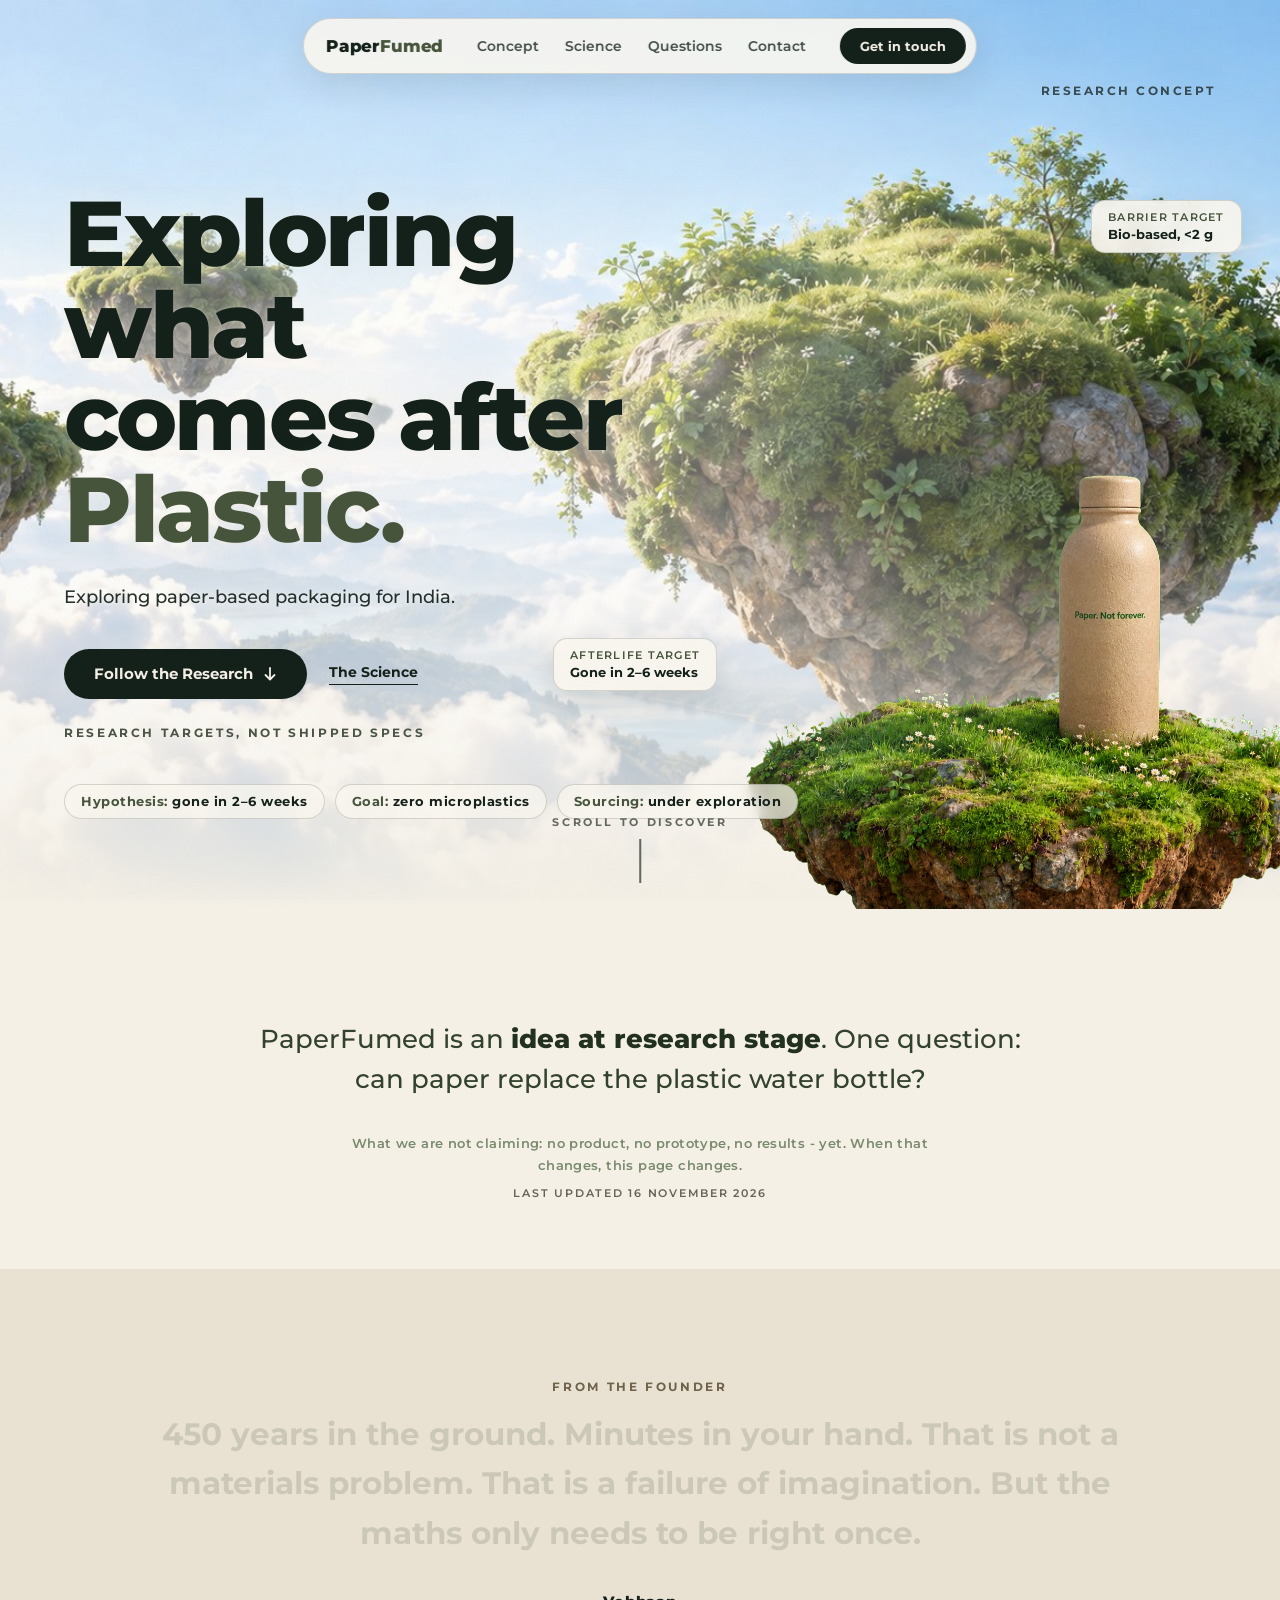
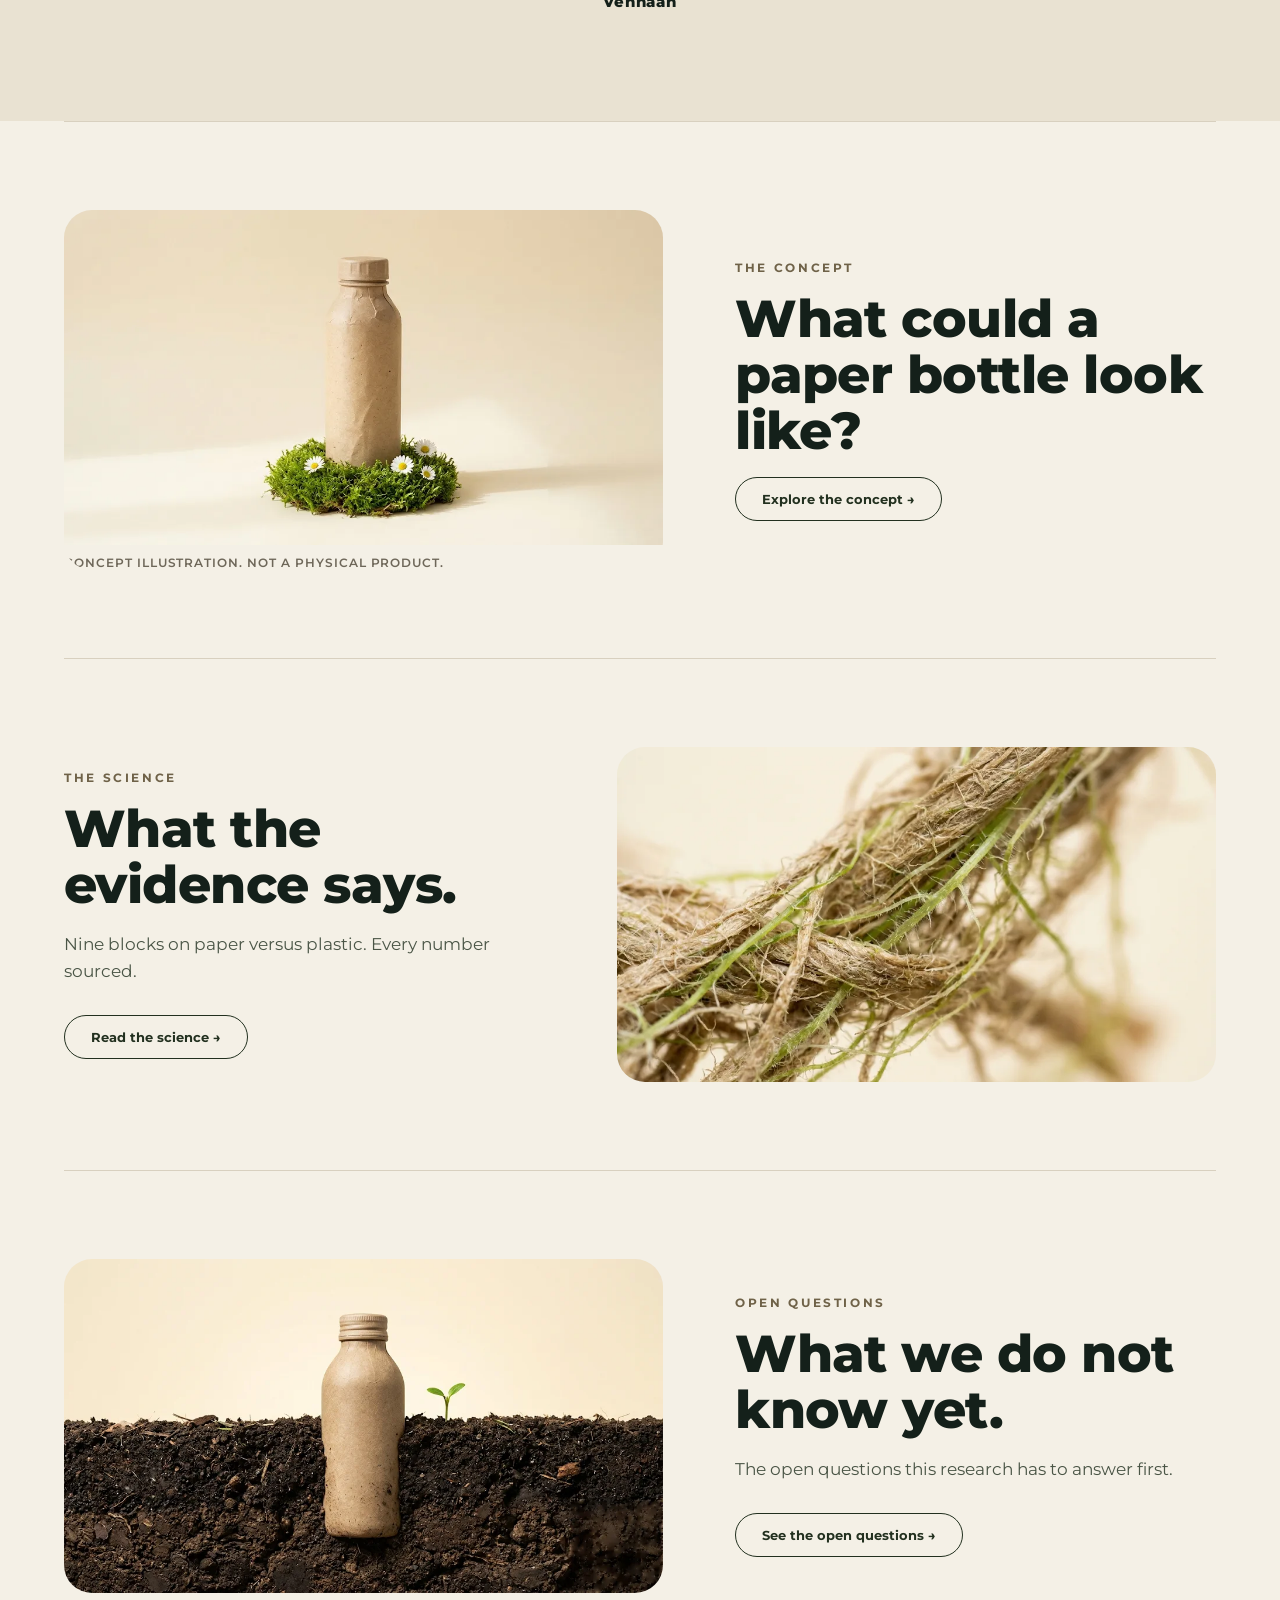
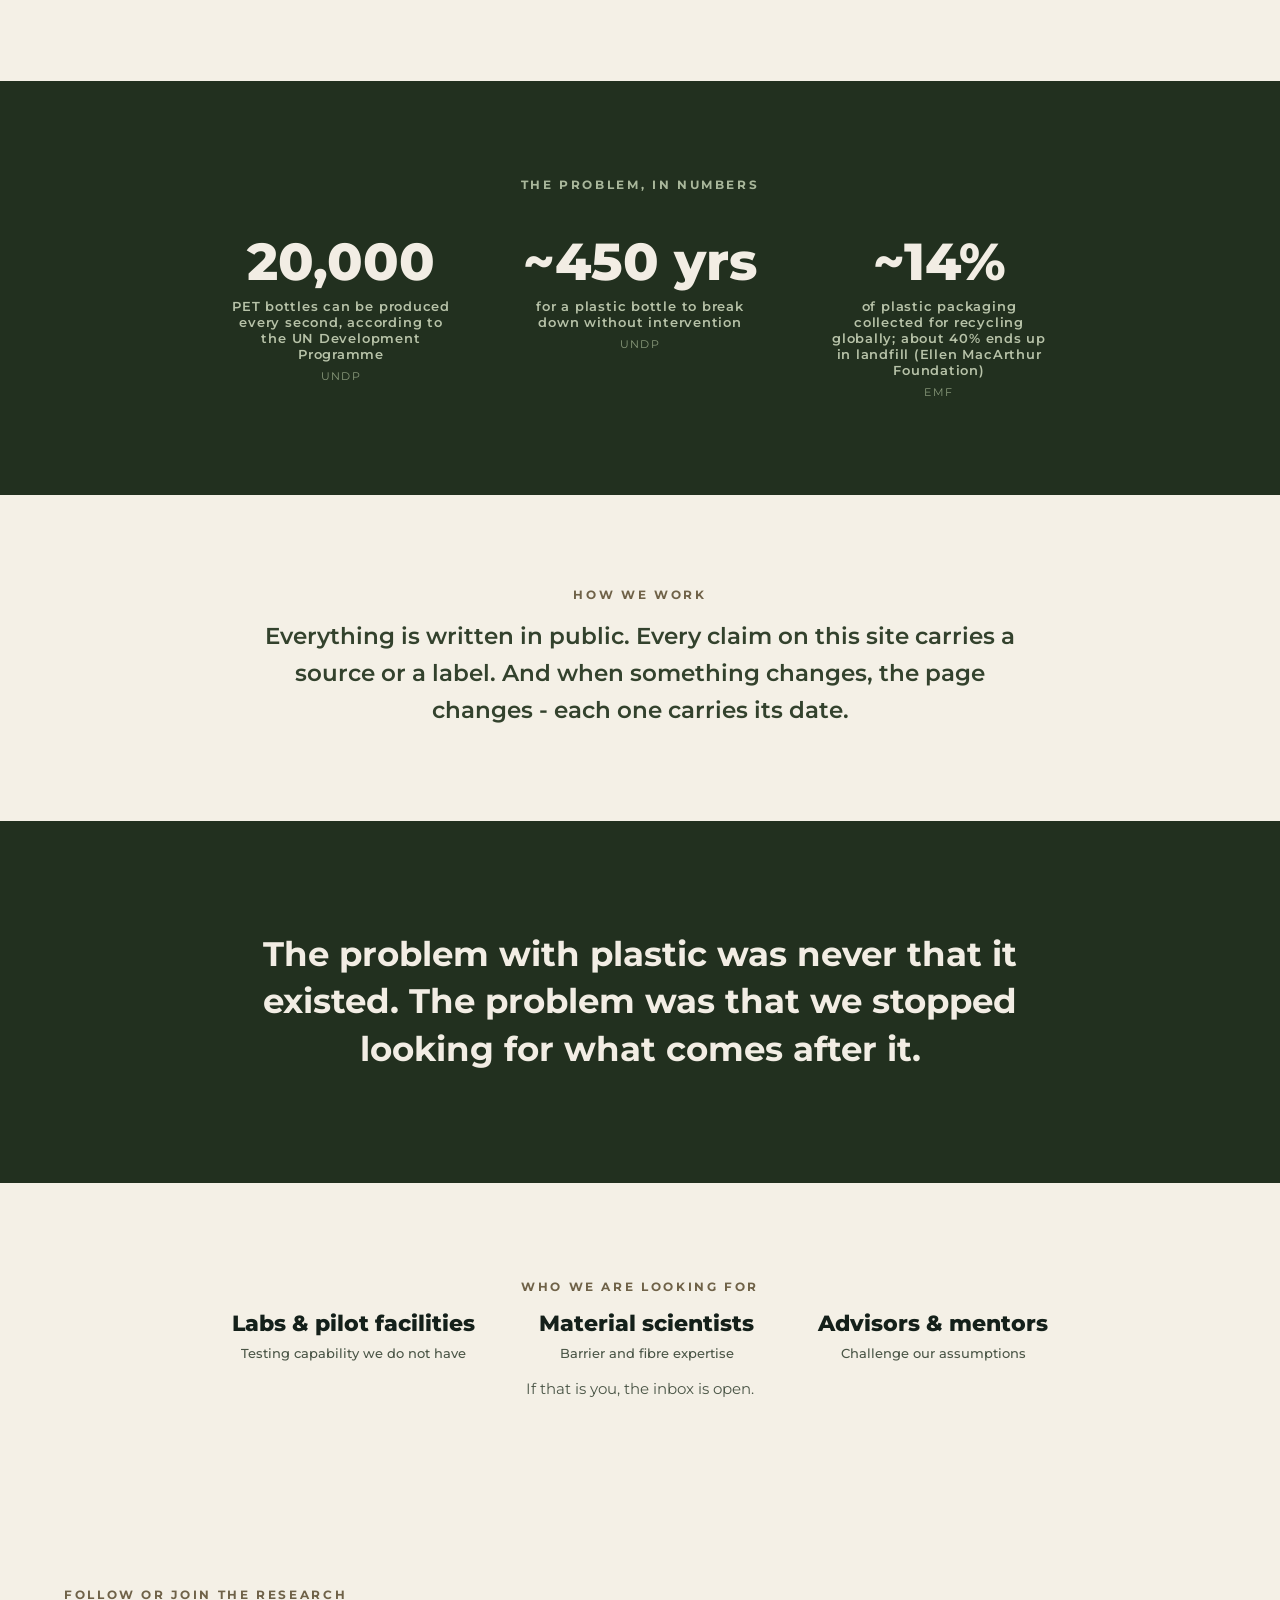
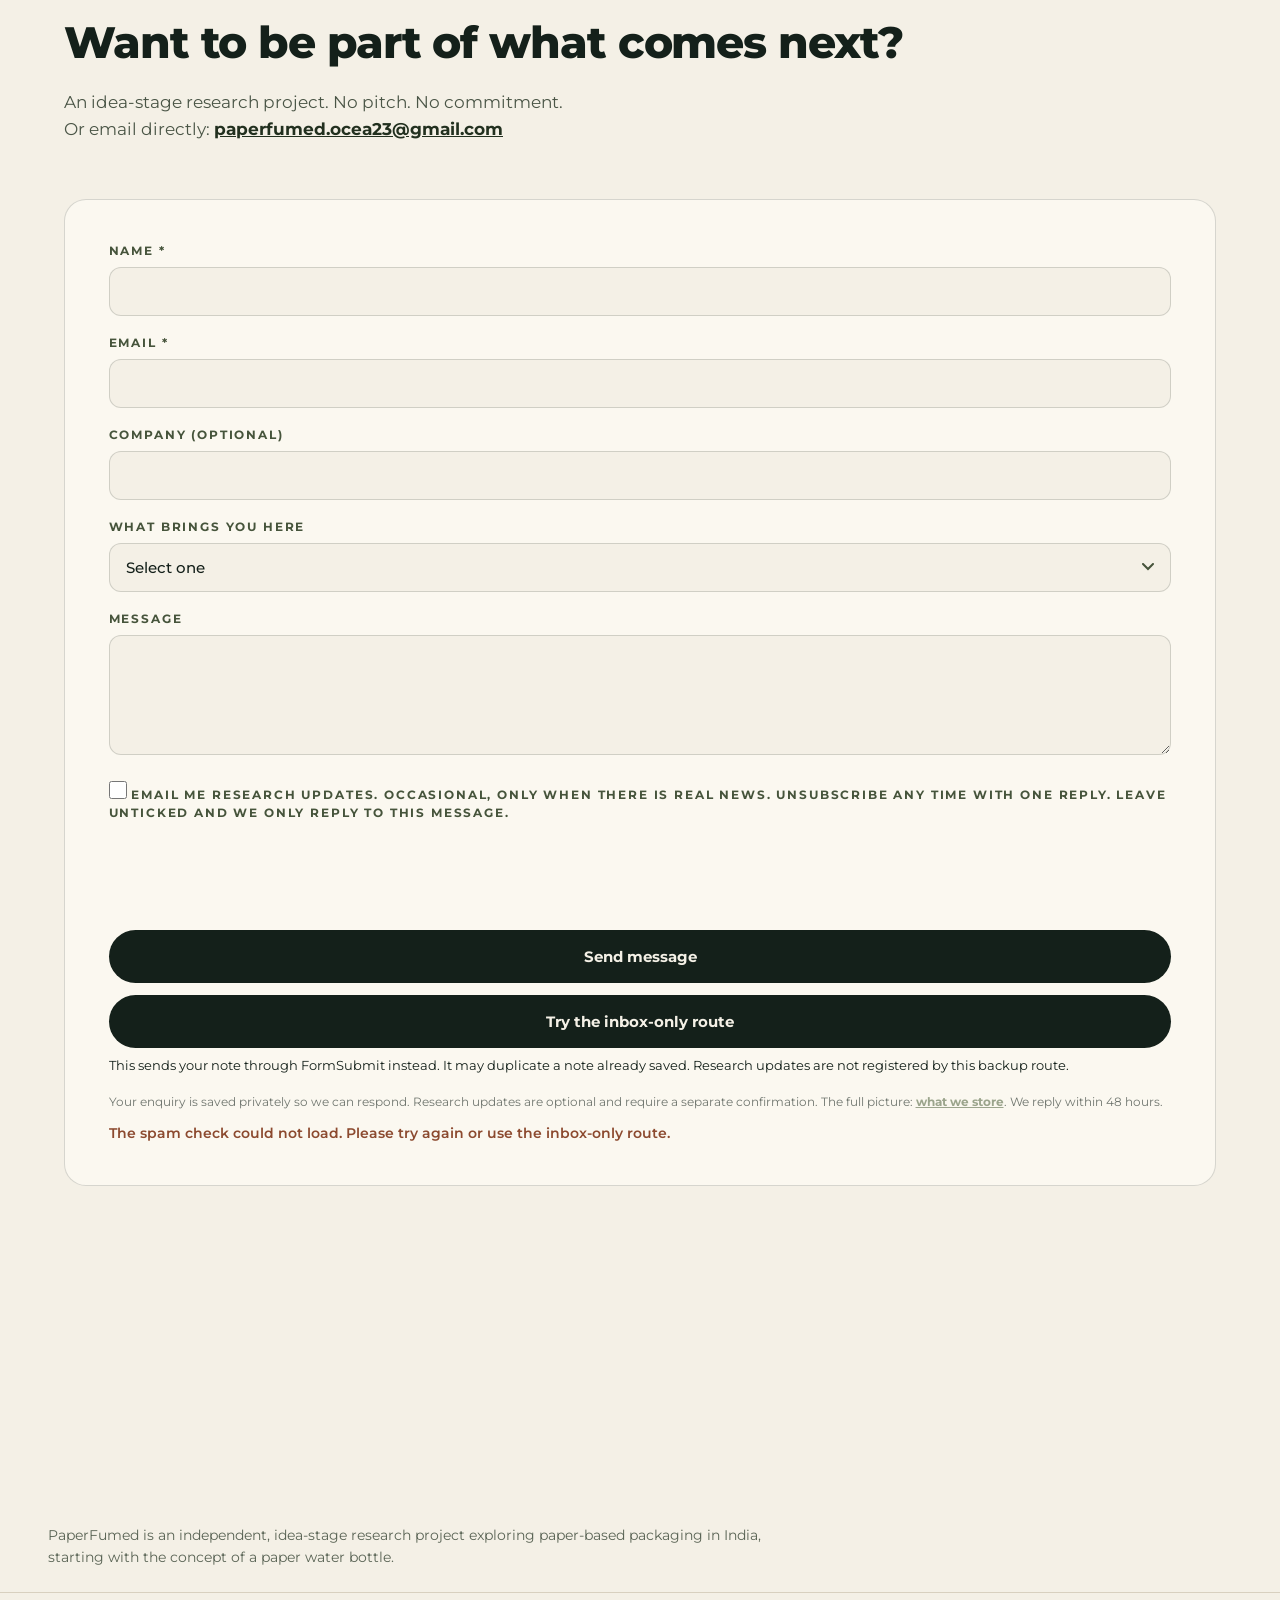
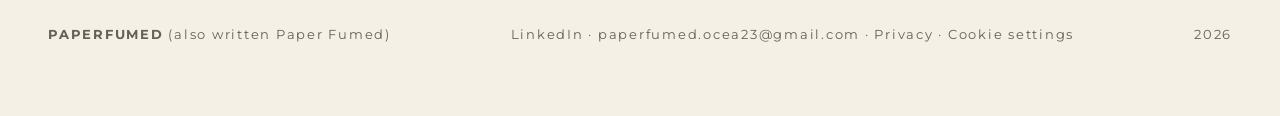
<file: index.html>
<!DOCTYPE html>
<html lang="en">
<head>
<meta charset="UTF-8">
<meta name="viewport" content="width=device-width, initial-scale=1.0">
<title>PaperFumed</title>
<meta name="description" content="Exploring paper-based packaging for India. What the science says, and the questions still open.">
<meta name="google-site-verification" content="Hcl2Nn9Ev7Kr6bgABZlpkPxtWmGOQ-QrAccmVXjXL7Y" />
<meta name="msvalidate.01" content="FC5AAD45F623DE2CD38BDFD3D470B7B1" />
<meta name="google-site-verification" content="hrlrGZVInEjc5Yt4XPCJGq9Y5c5tvknJTtY0TDVLSi8">
<link rel="canonical" href="https://paperfumed.vercel.app/">
<meta name="color-scheme" content="light">
<meta name="theme-color" content="#F4F0E6">
<link rel="icon" href="/favicon.svg" type="image/svg+xml">
<link rel="manifest" href="/site.webmanifest">
<meta property="og:site_name" content="PaperFumed">
<meta property="og:type" content="website">
<meta property="og:url" content="https://paperfumed.vercel.app/">
<meta property="og:title" content="PaperFumed">
<meta property="og:description" content="Exploring paper-based packaging for India. What the science says, and the questions still open.">
<meta property="og:image" content="https://paperfumed.vercel.app/og-image-v4.jpg">
<meta property="og:image:width" content="1200">
<meta property="og:image:height" content="630">
<meta name="twitter:card" content="summary_large_image">
<meta name="twitter:title" content="PaperFumed">
<meta name="twitter:description" content="Exploring paper-based packaging for India. What the science says, and the questions still open.">
<meta name="twitter:image" content="https://paperfumed.vercel.app/og-image-v4.jpg">
<link rel="icon" type="image/png" sizes="192x192" href="/icon-192.png">
<link rel="apple-touch-icon" href="/apple-touch-icon.png">
<link rel="preconnect" href="https://formsubmit.co">
<link rel="preconnect" href="https://fonts.googleapis.com">
<link rel="preconnect" href="https://fonts.gstatic.com" crossorigin>
<link rel="preload" as="image" href="/assets/hero-bg.jpg" fetchpriority="high" media="(min-width:721px)">
<link href="https://fonts.googleapis.com/css2?family=Montserrat:ital,wght@0,400;0,500;0,600;0,700;0,800;1,500;1,600&display=swap" rel="stylesheet">
<script type="application/ld+json">
{
 "@context":"https://schema.org",
 "@graph":[{"@type": "Organization", "name": "PaperFumed", "alternateName": ["Paperfumed", "Paper Fumed", "Paper-Fumed"], "url": "https://paperfumed.vercel.app/", "sameAs": ["https://www.linkedin.com/company/paperfumed"], "email": "paperfumed.ocea23@gmail.com"},
 {"@type": "WebSite", "name": "PaperFumed", "alternateName": ["Paperfumed", "Paper Fumed", "Paper-Fumed", "paperfumed.vercel.app"], "url": "https://paperfumed.vercel.app/", "description": "Exploring paper-based packaging for India. What the science says, and the questions still open.", "inLanguage": "en"},
 {"@type": "WebPage", "name": "PaperFumed", "description": "Exploring paper-based packaging for India. What the science says, and the questions still open.", "url": "https://paperfumed.vercel.app/", "isPartOf": {"@type": "WebSite", "url": "https://paperfumed.vercel.app/"}, "inLanguage": "en"}]
}
</script>
<style>
:root{
  --island-img:url("/assets/island-img.webp");
  --island-bottle:url("/assets/island-bottle.webp");
  --island-bloomed:url("/assets/island-bloomed.webp");
  --island-fraying:url("/assets/island-fraying.webp");
@media(max-width:960px){:root{
  --island-img:url("/assets/island-img-640.webp");
  --island-bottle:url("/assets/island-bottle-800.webp");
  --island-bloomed:url("/assets/island-bloomed-800.webp");
  --island-fraying:url("/assets/island-fraying-800.webp");
}}
  --ink:#14201A; --moss:#46543B; --moss-deep:#2C3826; --cream:#F4F0E6;
  --sand:#E7DFCB; --sand-2:#EFE8D6; --clay:#A9714B; --paper:#FBF8F0;
  --line:rgba(20,32,26,.16); --ease:cubic-bezier(0.22,1,0.36,1);
}
*{margin:0;padding:0;box-sizing:border-box}
html{scroll-behavior:smooth}
body{font-family:'Montserrat',system-ui,sans-serif;background:var(--cream);color:var(--ink);-webkit-font-smoothing:antialiased;overflow-x:hidden}
::selection{background:var(--moss);color:var(--cream)}
img{display:block;max-width:100%}
a{color:inherit}
.wrap{width:min(1200px,100% - clamp(40px,10vw,128px));margin-inline:auto}
.eyebrow{font-size:12px;font-weight:700;letter-spacing:.22em;text-transform:uppercase;color:var(--moss)}
.skip{position:absolute;left:-9999px;top:0;background:var(--ink);color:var(--cream);padding:10px 16px;z-index:200;border-radius:0 0 8px 0}
.skip:focus{left:0}
:focus-visible{outline:2px solid var(--moss);outline-offset:3px;border-radius:4px}

html,body{overflow-x:clip}

/* ---------- nav ---------- */
.nav{position:fixed;top:18px;left:50%;transform:translateX(-50%);z-index:100;
  display:flex;align-items:center;gap:clamp(14px,3vw,34px);
  background:rgba(251,248,240,.88);backdrop-filter:blur(14px);-webkit-backdrop-filter:blur(14px);
  border:1px solid var(--line);border-radius:999px;padding:9px 10px 9px 22px;
  box-shadow:0 10px 34px rgba(20,32,26,.10);transition:box-shadow .4s var(--ease)}
.nav.scrolled{box-shadow:0 14px 44px rgba(20,32,26,.18)}
.nav .logo{font-weight:800;font-size:17px;letter-spacing:-.01em;text-decoration:none;white-space:nowrap}
.nav .logo em{font-style:normal;color:var(--moss)}
.nav .links{display:flex;gap:26px}
.nav .links a{font-size:13.5px;font-weight:600;text-decoration:none;opacity:.78;transition:opacity .25s}
.nav .links a:hover{opacity:1}
.nav .cta{background:var(--ink);color:var(--cream);font-size:13px;font-weight:700;text-decoration:none;
  padding:10px 20px;border-radius:999px;transition:transform .35s var(--ease),background .3s;white-space:nowrap}
.nav .cta:hover{background:var(--moss);transform:translateY(-1px)}

/* ---------- hero ---------- */
.hero{position:relative;min-height:100svh;overflow:hidden;
  background:url("/assets/hero-bg.jpg") center 38%/cover no-repeat #D6E9F5}
.hero::after{content:'';position:absolute;inset:0;pointer-events:none;
  background:linear-gradient(to bottom,rgba(244,240,230,0),rgba(244,240,230,0) 55%,rgba(244,240,230,.55) 86%,var(--cream) 100%)}
.hero-inner{position:relative;z-index:3;padding-top:clamp(120px,17vh,180px)}
.hero-inner::before{content:'';position:absolute;inset:-70px -60px;z-index:-1;pointer-events:none;background:radial-gradient(closest-side,rgba(255,255,255,.45),transparent)}
.hero h1{font-size:clamp(46px,7.2vw,104px);font-weight:800;line-height:1.0;letter-spacing:-.025em;max-width:9ch;text-shadow:0 1px 26px rgba(244,240,230,.5),0 0 3px rgba(244,240,230,.35)}
.hero h1 .accent{color:var(--moss)}
.hero .eyebrow{color:var(--ink);opacity:.72}
  .hero .sub{margin-top:26px;font-size:clamp(15px,1.4vw,18px);line-height:1.65;max-width:42ch;font-weight:500;opacity:.92;text-shadow:0 1px 18px rgba(255,255,255,.85),0 0 4px rgba(255,255,255,.5)}
.hero .cta-row{display:flex;align-items:center;gap:22px;margin-top:38px;flex-wrap:wrap}
.btn-ink{display:inline-flex;align-items:center;gap:10px;background:var(--ink);color:var(--cream);
  font-weight:700;font-size:14.5px;text-decoration:none;padding:16px 30px;border-radius:999px;
  transition:transform .35s var(--ease),background .3s}
.btn-ink:hover{background:var(--moss);transform:translateY(-2px)}
.btn-ink svg{transition:transform .35s var(--ease)}
.btn-ink:hover svg{transform:translateY(2px)}
.link-quiet{font-size:14px;font-weight:700;text-decoration:none;border-bottom:1.5px solid var(--ink);padding-bottom:3px;transition:color .3s,border-color .3s}
.link-quiet:hover{color:var(--moss);border-color:var(--moss)}
.hero .chips{display:flex;gap:10px;flex-wrap:wrap;margin-top:44px}
.chip{font-size:12.5px;font-weight:700;letter-spacing:.04em;padding:9px 16px;border-radius:999px;
  border:1px solid var(--line);background:rgba(251,248,240,.72);backdrop-filter:blur(6px)}
.chip b{color:var(--moss)}
.island-wrap{position:absolute;z-index:2;left:auto;right:-4vw;bottom:-8vh;width:clamp(540px,46vw,780px);pointer-events:none;will-change:transform}
.island-bob{animation:bob 7s ease-in-out infinite alternate;will-change:transform}
@keyframes bob{from{transform:translateY(-14px)}to{transform:translateY(12px)}}
.island-wrap img{width:100%;height:auto}
.isl-stack{position:relative;width:100%;aspect-ratio:1157/1003}
.isl-layer{position:absolute;inset:0;background:center/contain no-repeat;will-change:opacity,transform}
.isl-bottle{background-image:var(--island-bottle)}
.isl-bloomed{background-image:var(--island-bloomed);opacity:0}


.fchip{position:absolute;z-index:4;font-size:12.5px;font-weight:700;padding:10px 16px;border-radius:14px;
  background:rgba(251,248,240,.9);border:1px solid var(--line);box-shadow:0 12px 30px rgba(20,32,26,.12);
  backdrop-filter:blur(8px);will-change:transform}
.fchip small{display:block;font-weight:600;font-size:10.5px;letter-spacing:.12em;text-transform:uppercase;color:var(--moss);margin-bottom:3px}
.fchip-1{right:min(34vw,480px);top:30%;animation:bob 8s .6s ease-in-out infinite alternate}
.fchip-2{right:3vw;top:22%;animation:bob 6.4s 1.2s ease-in-out infinite alternate}
.fchip-3{right:min(44vw,620px);bottom:24%;animation:bob 7.4s .2s ease-in-out infinite alternate}
.scroll-hint{position:absolute;z-index:5;left:50%;transform:translateX(-50%);bottom:26px;
  display:flex;flex-direction:column;align-items:center;gap:10px;font-size:11px;font-weight:700;
  letter-spacing:.24em;text-transform:uppercase;opacity:.65}
.scroll-hint span{display:block;width:1.5px;height:44px;background:var(--ink);transform-origin:top;animation:line 2.2s var(--ease) infinite}
@keyframes line{0%{transform:scaleY(0)}45%{transform:scaleY(1);transform-origin:top}55%{transform:scaleY(1);transform-origin:bottom}100%{transform:scaleY(0);transform-origin:bottom}}

/* ---------- torn divider ---------- */
.torn{display:block;width:100%;height:70px;margin-top:-69px;position:relative;z-index:6}

/* ---------- manifesto ---------- */
.manifesto{background:var(--cream);padding:clamp(90px,14vh,160px) 0 clamp(80px,12vh,140px)}
.manifesto p{font-size:clamp(26px,3.4vw,50px);font-weight:600;line-height:1.42;letter-spacing:-.01em;max-width:22ch}
.manifesto .w{opacity:.12;transition:opacity .5s linear}
.manifesto .w.on{opacity:1}
.manifesto .do{color:var(--moss)}

/* ---------- stats ---------- */
.stats{background:var(--cream);padding-bottom:clamp(80px,12vh,150px)}
.stat-row{display:grid;grid-template-columns:minmax(200px,300px) 1fr;gap:clamp(24px,5vw,80px);
  padding:clamp(40px,6vh,64px) 0;border-top:1px solid var(--line);align-items:start}
.stat-val{font-size:clamp(54px,7.5vw,110px);font-weight:800;letter-spacing:-.04em;line-height:.95;white-space:nowrap}
.stat-val small{font-size:.32em;font-weight:700;letter-spacing:.02em;vertical-align:.9em;color:var(--moss)}
.stat-body h3{font-size:clamp(19px,1.9vw,24px);font-weight:700;line-height:1.45;max-width:34ch;margin-top:10px}
.stat-body .src{margin-top:16px;font-size:11.5px;font-weight:600;letter-spacing:.14em;text-transform:uppercase;opacity:.55}

/* ---------- product ---------- */
.product{background:var(--sand-2);padding:clamp(90px,13vh,150px) 0;border-top:1px solid var(--line)}
.prod-head{display:flex;justify-content:space-between;align-items:flex-end;gap:30px;flex-wrap:wrap}
.prod-head h2{font-size:clamp(34px,4.4vw,62px);font-weight:800;letter-spacing:-.025em;line-height:1.05;max-width:16ch;margin-top:14px}
.drag-hint{font-size:12px;font-weight:700;letter-spacing:.18em;text-transform:uppercase;opacity:.55;display:flex;align-items:center;gap:8px}
.strip{display:flex;gap:18px;overflow-x:auto;margin-top:54px;padding:10px clamp(20px,5vw,64px) 30px;
  cursor:grab;scrollbar-width:none;user-select:none;-webkit-user-select:none}
.strip::-webkit-scrollbar{display:none}
.strip.dragging{cursor:grabbing}
.panel{flex:0 0 min(400px,80vw);background:var(--paper);border:1px solid var(--line);border-radius:22px;
  padding:38px 34px;display:flex;flex-direction:column;min-height:420px;transition:transform .5s var(--ease)}
.panel:hover{transform:translateY(-6px)}
.panel .size{font-size:clamp(72px,7vw,104px);font-weight:800;letter-spacing:-.05em;line-height:1}
.panel .size small{font-size:.3em;font-weight:700;color:var(--moss);letter-spacing:0}
.panel .fmt{margin-top:8px;font-size:13px;font-weight:700;letter-spacing:.16em;text-transform:uppercase;color:var(--moss)}
.panel ul{list-style:none;margin-top:auto;padding-top:34px}
.panel li{display:flex;justify-content:space-between;gap:16px;padding:11px 0;border-top:1px solid var(--line);
  font-size:13.5px;font-weight:600}
.panel li span:last-child{opacity:.6;font-weight:600;text-align:right}
.checkline{display:flex;flex-wrap:wrap;gap:10px 26px;margin-top:26px;font-size:13.5px;font-weight:600}
.checkline span{display:inline-flex;align-items:center;gap:8px}
.checkline svg{flex:0 0 auto;color:var(--moss)}
.footnote{margin-top:14px;font-size:12px;opacity:.55}

/* ---------- science ---------- */
.science{background:var(--cream);padding:clamp(90px,13vh,150px) 0}
.science h2{font-size:clamp(34px,4.4vw,62px);font-weight:800;letter-spacing:-.025em;line-height:1.05;max-width:18ch;margin-top:14px}
.science .lede{margin-top:20px;font-size:16px;font-weight:500;opacity:.75;max-width:52ch;line-height:1.65}
.facts{margin-top:clamp(44px,7vh,80px)}
.fact{display:grid;grid-template-columns:90px 1fr;gap:clamp(20px,4vw,60px);padding:clamp(30px,4.5vh,48px) 0;border-top:1px solid var(--line)}
.fact:last-child{border-bottom:1px solid var(--line)}
.fact .idx{font-size:15px;font-weight:800;color:var(--moss);letter-spacing:.08em}
.fact h3{font-size:clamp(19px,2vw,26px);font-weight:800;letter-spacing:-.015em;max-width:30ch}
.fact p{margin-top:12px;font-size:15px;line-height:1.7;font-weight:500;opacity:.8;max-width:62ch}
.fact .src{margin-top:14px;font-size:11.5px;font-weight:600;letter-spacing:.14em;text-transform:uppercase;opacity:.5}

/* ---------- quote ---------- */
.quote{background:var(--moss-deep);color:var(--cream);padding:clamp(100px,16vh,180px) 0;text-align:center}
.quote blockquote{font-size:clamp(26px,3.6vw,52px);font-weight:600;font-style:italic;line-height:1.4;letter-spacing:-.01em;max-width:24ch;margin-inline:auto}
.quote cite{display:block;margin-top:34px;font-style:normal;font-size:12.5px;font-weight:700;letter-spacing:.22em;text-transform:uppercase;opacity:.6}

/* ---------- ban ---------- */
.ban{background:var(--sand);padding:clamp(70px,10vh,110px) 0;border-top:1px solid var(--line)}
.ban .inner{display:flex;justify-content:space-between;align-items:center;gap:34px;flex-wrap:wrap}
.ban h2{font-size:clamp(22px,2.6vw,34px);font-weight:800;letter-spacing:-.02em;line-height:1.25;max-width:26ch}
.ban h2 span{color:var(--clay)}
.ban .meta{font-size:12.5px;font-weight:600;letter-spacing:.1em;text-transform:uppercase;opacity:.6;line-height:2}

/* ---------- contact ---------- */
.contact{background:var(--cream);padding:clamp(90px,13vh,150px) 0}
.contact-grid{display:grid;grid-template-columns:1fr 1fr;gap:clamp(40px,6vw,90px);align-items:start}
.contact h2{font-size:clamp(34px,4.2vw,58px);font-weight:800;letter-spacing:-.025em;line-height:1.08;margin-top:14px}
.contact .lede{margin-top:22px;font-size:15.5px;line-height:1.7;font-weight:500;opacity:.8;max-width:44ch}
.contact .direct{margin-top:30px;font-size:14.5px;font-weight:700}
.contact .direct a{color:var(--moss);text-decoration:none;border-bottom:1.5px solid var(--moss);padding-bottom:2px}
.contact .locale{margin-top:18px;font-size:12px;font-weight:700;letter-spacing:.18em;text-transform:uppercase;opacity:.5}
.form-panel{background:var(--paper);border:1px solid var(--line);border-radius:22px;padding:clamp(28px,3.4vw,44px);position:relative}
.field{margin-bottom:20px}
.field label{display:block;font-size:11.5px;font-weight:700;letter-spacing:.16em;text-transform:uppercase;margin-bottom:9px;color:var(--moss)}
.field input,.field select,.field textarea{width:100%;font:inherit;font-size:15px;font-weight:500;color:var(--ink);
  background:var(--cream);border:1px solid var(--line);border-radius:12px;padding:14px 16px;transition:border-color .3s,box-shadow .3s;appearance:none}
.field textarea{min-height:120px;resize:vertical}
.field select{background-image:url("data:image/svg+xml,%3Csvg xmlns='http://www.w3.org/2000/svg' width='12' height='8'%3E%3Cpath d='M1 1l5 5 5-5' fill='none' stroke='%2346543B' stroke-width='2' stroke-linecap='round'/%3E%3C/svg%3E");background-repeat:no-repeat;background-position:right 16px center}
.field input:focus,.field select:focus,.field textarea:focus{outline:none;border-color:var(--moss);box-shadow:0 0 0 3px rgba(70,84,59,.15)}
.hp{position:absolute;left:-9999px;width:1px;height:1px;opacity:0}
.submit{width:100%;background:var(--ink);color:var(--cream);font:inherit;font-weight:700;font-size:15px;
  border:none;border-radius:999px;padding:17px;cursor:pointer;transition:background .3s,transform .35s var(--ease)}
.submit:hover{background:var(--moss);transform:translateY(-2px)}
.privacy{margin-top:16px;font-size:12px;line-height:1.6;opacity:.6}
.privacy a{color:inherit}
.form-error{display:none;margin-top:14px;font-size:13.5px;font-weight:600;color:#8C4A2F}
.form-error.show{display:block}
.form-error a{color:inherit}
/* receipt */
.receipt-slot{display:none;margin-top:8px}
.receipt-slot.show{display:block}
.slot-bar{height:10px;border-radius:6px;background:var(--ink);width:min(360px,90%);margin-inline:auto;position:relative;z-index:2;box-shadow:0 4px 14px rgba(20,32,26,.3)}
.slot-window{overflow:hidden;height:0;transition:height .3s;padding-top:6px}
.slot-window.open{height:420px}
.receipt{width:min(340px,86%);margin:0 auto;background:#fff;color:#222;padding:26px 24px 20px;position:relative;
  box-shadow:0 18px 44px rgba(20,32,26,.22);transform:translateY(105%);font-size:12.5px;line-height:1.75}
.slot-window.open .receipt{animation:print 1.5s var(--ease) .1s forwards}
@keyframes print{from{transform:translateY(105%)}to{transform:translateY(0)}}
.receipt::after{content:'';position:absolute;left:0;right:0;bottom:-9px;height:10px;
  background:linear-gradient(-45deg,transparent 8px,#fff 0) 0 0/16px 16px repeat-x,
             linear-gradient(45deg,transparent 8px,#fff 0) 8px 0/16px 16px repeat-x}
.receipt .r-brand{text-align:center;font-weight:800;font-size:15px;letter-spacing:.28em;text-transform:uppercase}
.receipt .r-big{text-align:center;font-weight:800;font-size:17px;letter-spacing:.06em;margin:14px 0 4px;color:var(--moss)}
.receipt .r-sub{text-align:center;font-size:11.5px;opacity:.7;margin-bottom:12px}
.receipt hr{border:none;border-top:1.5px dashed #999;margin:12px 0}
.receipt .r-row{display:flex;justify-content:space-between;font-size:12px;font-weight:600}
.receipt .r-thanks{text-align:center;margin-top:12px;font-weight:700}

/* ---------- footer ---------- */
footer{background:var(--cream);padding:clamp(60px,9vh,110px) 0 40px;overflow:hidden}
.foot-mark{font-size:clamp(60px,13.5vw,208px);font-weight:800;letter-spacing:-.045em;line-height:.92;
  text-align:center;user-select:none;color:var(--ink)}
.foot-mark em{font-style:normal;color:var(--moss)}
.foot-row{display:flex;justify-content:space-between;align-items:center;gap:18px;flex-wrap:wrap;
  margin-top:clamp(36px,6vh,64px);padding-top:26px;border-top:1px solid var(--line);
  font-size:12.5px;font-weight:600}
.foot-row a{text-decoration:none;opacity:.7;transition:opacity .25s}
.foot-row a:hover{opacity:1;color:var(--moss)}
.foot-links{display:flex;gap:26px;flex-wrap:wrap}
.credits{margin-top:18px;text-align:center;font-size:10.5px;letter-spacing:.06em;opacity:.4}

/* ---------- reveal ---------- */
.reveal{opacity:0;transform:translateY(30px);transition:opacity .9s var(--ease),transform .9s var(--ease)}
.reveal.in{opacity:1;transform:none}

.island-far{display:none;z-index:1}
.island-img{width:100%;aspect-ratio:1144/597;background:var(--island-img) center/contain no-repeat}
body::after{content:"";position:fixed;inset:0;z-index:60;pointer-events:none;opacity:.05;mix-blend-mode:multiply;
  background-image:url("data:image/svg+xml,%3Csvg xmlns='http://www.w3.org/2000/svg' width='240' height='240'%3E%3Cfilter id='n'%3E%3CfeTurbulence type='fractalNoise' baseFrequency='.9' numOctaves='2'/%3E%3C/filter%3E%3Crect width='240' height='240' filter='url(%23n)'/%3E%3C/svg%3E")}
.week-ticker{position:absolute;z-index:5;right:5vw;top:84px;font-size:11.5px;font-weight:700;letter-spacing:.22em;
  color:var(--ink);opacity:.75;font-variant-numeric:tabular-nums}
.week-ticker::after{content:"";display:block;height:1.5px;background:var(--ink);opacity:.4;margin-top:6px;
  width:calc(var(--p,0)*100%);transition:width .2s linear}
.isl-fraying{background-image:var(--island-fraying);opacity:0}
.chips-label{font-size:10.5px;font-weight:700;letter-spacing:.22em;text-transform:uppercase;color:var(--moss);opacity:.85;margin:26px 0 10px}
.intro{padding:110px 0 30px;text-align:center}
.intro p{max-width:620px;margin:0 auto;font-size:19px;line-height:1.75;color:var(--ink)}
.intro p b{font-weight:700}
.doorways{padding:60px 0 90px}
.door-grid{display:grid;grid-template-columns:repeat(3,1fr);gap:44px}
.door h3{font-size:17px;font-weight:800;text-transform:uppercase;letter-spacing:.06em;text-decoration:underline;text-underline-offset:5px;text-decoration-thickness:1.5px;margin-bottom:14px}
.door p{font-size:15px;line-height:1.7;color:var(--ink);opacity:.85;margin-bottom:14px}
.door a{font-size:13px;font-weight:700;letter-spacing:.14em;text-transform:uppercase;color:var(--moss);text-decoration:underline;text-underline-offset:4px}
.checkline-lede{font-size:12px;font-weight:700;letter-spacing:.18em;text-transform:uppercase;color:var(--moss);margin:34px 0 14px}
.questions{padding:90px 0;background:var(--sand,#E9E2D2)}
.questions h2{font-size:clamp(26px,3.4vw,40px);margin-bottom:8px}
.questions .lede{max-width:560px;margin-bottom:40px}
.q-grid{display:grid;grid-template-columns:repeat(2,1fr);gap:22px}
.q-item{background:var(--cream);border-radius:16px;padding:24px 26px}
.q-item h4{font-size:15.5px;font-weight:800;margin-bottom:8px}
.q-item p{font-size:14px;line-height:1.65;opacity:.8}
/* ---------- responsive ---------- */
@media(max-width:960px){
  .contact-grid{grid-template-columns:1fr}
  .island-wrap{left:-26vw;right:auto;width:min(64vw,420px);bottom:-8vh;opacity:.97}
  .fchip{display:none}
  .stat-row{grid-template-columns:1fr;gap:14px}
}
@media(max-width:900px){
  .door-grid{grid-template-columns:1fr;gap:34px}
  .q-grid{grid-template-columns:1fr}
}
@media(max-width:720px){
  .hero{background:radial-gradient(ellipse at 78% 32%,rgba(255,252,232,.85),transparent 48%),linear-gradient(175deg,#D8E3DF 0%,#E4E9DE 40%,#F4F0E6 76%);background-repeat:no-repeat;background-color:#F4F0E6}
  .island-far{display:block;left:-18vw;top:9vh;width:52vw;opacity:.85;filter:blur(1.5px)}
  .island-wrap{left:auto;right:-12vw;bottom:-5vh;width:92vw;opacity:.98}
  .nav{top:10px;flex-wrap:wrap;row-gap:6px;padding:9px 12px 9px 20px}
  .nav .links{display:flex;order:3;flex:1 1 100%;justify-content:center;gap:4px;overflow-x:auto}
  .nav .links a{font-size:13px;padding:11px 12px;border-radius:999px;background:rgba(92,110,74,.10);white-space:nowrap}
  .reveal{transform:translateY(12px);transition:opacity .45s var(--ease),transform .45s var(--ease)}
  .prob-nums .s{font-size:12px}
  footer a{display:inline-block;padding:9px 4px}
  .hero h1{text-wrap:balance}
  .nav .cta{padding:12px 20px}
  .cta-row a:not(.btn-ink){display:inline-flex;align-items:center;min-height:44px;padding:6px 8px}
  .manifesto .w{transition:none;opacity:1}
  .cookie-banner{padding:16px 16px 14px;bottom:12px}
  .cookie-banner p{font-size:13px;line-height:1.5}
  .cookie-banner .cb-btn{padding:13px 0;min-height:48px}
  .cookie-banner .cb-plane{animation:none}
  .hero .chips{max-width:100%}
  .chips{display:flex;flex-direction:column;align-items:stretch;gap:10px}
  .chip{white-space:normal}
  .chips-label{text-wrap:balance}
  .teaser-cap{font-size:12px;font-weight:600;letter-spacing:.08em;text-transform:uppercase;color:#6e6759;margin-top:10px;text-align:center}
  .cta-row{flex-direction:column;align-items:stretch;gap:14px}
  .cta-row .btn-ink{justify-content:center;min-height:52px}
  .cta-row a:not(.btn-ink){justify-content:center}
  .hero-inner{padding-top:150px}
  .hero .chips{max-width:60%}
  .fact{grid-template-columns:1fr;gap:8px}
}
@media(prefers-reduced-motion:reduce){
  *,*::before,*::after{animation:none!important;transition:none!important}
  .reveal{opacity:1;transform:none}
  .manifesto .w{opacity:1}
  html{scroll-behavior:auto}
}

/* ==== v8 additions ==== */
.foot-min{font-size:12.5px !important;letter-spacing:.12em}
.foot-min a{color:#4a5546}
.links a.act{text-decoration:underline;text-underline-offset:5px}
.chips-label{font-size:12px !important;color:#4a5546 !important;opacity:1 !important}
@media(min-width:901px){.hero{padding-bottom:90px}}
.kicker{font-size:12px;letter-spacing:.22em;font-weight:700;color:#6f6248;text-transform:uppercase;margin-bottom:16px}
.pg-h1{font-size:60px;font-weight:800;line-height:1.05;letter-spacing:-.015em;margin:0}
.pg-sub{font-size:17px;line-height:1.6;color:#4a5546;max-width:520px;margin:22px 0 0}
.pill{display:inline-block;padding:13px 26px;border:1.5px solid #22301f;border-radius:999px;font-size:13px;font-weight:700;color:#22301f;text-decoration:none;transition:background .2s,color .2s}
.pill:hover{background:#22301f;color:#f2ede4}
.pill.dark{background:#22301f;color:#f2ede4}
.pill.dark:hover{background:#33422d}
.intro-line{text-align:center;padding:110px 24px 90px;font-size:26px;line-height:1.55;font-weight:500;color:#33422d;max-width:860px;margin:0 auto}
.intro-line b{font-weight:800;color:#22301f}
.founder-band{background:#e9e2d2;padding:110px 24px;text-align:center}
.founder-text{font-size:31px;font-weight:700;line-height:1.6;max-width:980px;margin:0 auto;color:#22301f}
.founder-text .w{opacity:.14;transition:opacity .45s ease}
.founder-text .w.on{opacity:1}
.founder-sig{margin-top:34px;font-size:15px;font-weight:800;letter-spacing:.06em}
.draft-mark{margin-top:14px;font-size:11px;letter-spacing:.2em;color:#676157}
.teaser{display:flex;align-items:center;gap:72px;padding:88px 0;border-top:1px solid #d8d0bf}
.teaser.rev{flex-direction:row-reverse}
.teaser-img{width:52%;border-radius:28px;overflow:hidden;flex:none}
.teaser-img img{width:100%;display:block}
.teaser h2{font-size:52px;font-weight:800;line-height:1.08;letter-spacing:-.01em;margin:0 0 18px}
.teaser .pg-sub{margin:0 0 30px}
.photo-band{height:440px;overflow:hidden}
.photo-band img{width:100%;height:100%;object-fit:cover;display:block}
.band-round{height:400px;overflow:hidden;border-radius:28px;margin:56px 0}
.band-round img{width:100%;height:100%;object-fit:cover;display:block}
.quote-band{background:#22301f;color:#f2ede4;text-align:center;padding:110px 48px}
.quote-band .q{font-size:34px;font-style:normal;font-weight:700;line-height:1.4;max-width:840px;margin:0 auto}
.quote-band .c{font-size:12px;letter-spacing:.22em;color:#a9b39f}
.collab{text-align:center;padding:96px 24px 8px;max-width:1000px;margin:0 auto}
.collab .roles{display:flex;justify-content:center;gap:64px;font-size:22px;font-weight:800;flex-wrap:wrap}
.collab .note{margin-top:18px;font-size:15px;color:#4a5546}
.contact-top{display:flex;align-items:center;gap:72px;padding:64px 0 56px}
.contact-top .ct-text{flex:1}
.contact-top h2{font-size:44px;font-weight:800;line-height:1.1;margin:0 0 16px}
.contact-top .ct-img{width:44%;border-radius:28px;overflow:hidden;flex:none}
.contact-top .ct-img img{width:100%;display:block}
.contact-grid{display:flex;gap:72px;align-items:flex-start;padding-bottom:110px}
.contact-grid .form-panel{flex:1}
.contact-grid .receipt-slot{width:44%}
.imgband{border-radius:28px;overflow:hidden;margin:56px 0}
.imgband img{width:100%;display:block}
.fact{display:flex;gap:40px;padding:38px 0;border-bottom:1px solid #d8d0bf;align-items:baseline}
.fact .num{font-size:14px;font-weight:800;color:#8a7a5c}
.fact .txt{font-size:26px;font-weight:700;line-height:1.3}
.fact .src{font-size:12.5px;letter-spacing:.14em;color:#5f5b4d;margin-top:10px;font-weight:700}
.stats-row{display:flex;gap:60px;text-align:center;padding:80px 0;justify-content:center;flex-wrap:wrap}
.stats-row .big{font-size:64px;font-weight:800}
.stats-row .lbl{font-size:13px;color:#4a5546;margin-top:8px}
.qgrid{display:grid;grid-template-columns:1fr 1fr;gap:24px;padding-bottom:60px}
.qcard{background:#e9e2d2;border-radius:24px;padding:40px}
.qcard h2{font-size:24px;font-weight:800;line-height:1.25;margin:0 0 14px}
.qcard p{font-size:15px;line-height:1.6;color:#4a5546;margin:0}
.pg-wrap{max-width:1240px;margin:0 auto;padding:80px 48px 0}
.foot-about{margin:0;padding:30px 48px 24px;max-width:820px;font-size:14px;line-height:1.6;color:#5a6455;letter-spacing:0}
@media(max-width:720px){.foot-about{padding:26px 20px 22px;font-size:13.5px}}
.foot-min{display:flex;justify-content:space-between;align-items:center;gap:20px;padding:34px 48px;font-size:12px;letter-spacing:.14em;color:#655f55;border-top:1px solid #d8d0bf;flex-wrap:wrap}
.foot-min a{color:#655f55;text-decoration:none}
.foot-min a:hover{color:#22301f}
@media(max-width:900px){
 .teaser,.contact-top,.contact-grid{flex-direction:column;gap:36px}
 .teaser.rev{flex-direction:column}
 .teaser-img,.contact-top .ct-img,.contact-grid .receipt-slot{width:100%}
 .teaser h2{font-size:36px}
 .pg-h1{font-size:40px}
 .founder-text{font-size:23px}
 .intro-line{font-size:20px;padding:80px 24px 60px}
 .quote-band .q{font-size:26px}
 .photo-band{height:280px}
 .band-round{height:240px}
 .qgrid{grid-template-columns:1fr}
 .collab .roles{gap:24px;font-size:17px;flex-direction:column}
 .fact .txt{font-size:20px}
 .stats-row .big{font-size:44px}
  .pg-wrap{padding:112px 24px 0}
 .spec-grid{grid-template-columns:1fr !important}
 .foot-min{padding:28px 24px;justify-content:center;text-align:center}
}

.cookie-banner{position:fixed;left:50%;bottom:22px;transform:translate(-50%,140%);width:min(560px,calc(100vw - 32px));background:#faf6ec;border:1px solid #e2d9c4;border-radius:18px;box-shadow:0 18px 50px rgba(34,48,31,.16);padding:22px 24px 18px;z-index:900;transition:transform .6s cubic-bezier(.22,1,.36,1);color:#22301f}
.cookie-banner.show{transform:translate(-50%,0)}
.cookie-banner .cb-top{display:flex;gap:14px;align-items:flex-start}
.cookie-banner .cb-plane{flex:none;width:30px;height:30px;margin-top:2px;animation:cbfloat 3.2s ease-in-out infinite}
@keyframes cbfloat{0%,100%{transform:translateY(0) rotate(-6deg)}50%{transform:translateY(-5px) rotate(4deg)}}
.cookie-banner h2{font-size:15px;font-weight:800;letter-spacing:.04em;margin:0 0 6px;text-transform:uppercase}
.cookie-banner p{font-size:14.5px;line-height:1.55;margin:0;color:#3d4a38;font-weight:500}
.cookie-banner .cb-why{display:none;margin-top:10px;padding:10px 12px;background:#f1ead8;border-radius:10px;font-size:13px;line-height:1.5;color:#4a5741}
.cookie-banner .cb-why.open{display:block}
.cookie-banner .cb-row{display:flex;align-items:center;gap:10px;margin-top:14px}
.cookie-banner .cb-btn{flex:1;border:1px solid #22301f;border-radius:999px;padding:11px 0;font-family:inherit;font-size:13.5px;font-weight:700;letter-spacing:.05em;cursor:pointer;transition:transform .15s ease,background .2s ease}
.cookie-banner .cb-btn:hover{transform:translateY(-1px)}
.cookie-banner .cb-allow{background:#22301f;color:#f7f2e7}
.cookie-banner .cb-allow:hover{background:#2e4030}
.cookie-banner .cb-deny{background:transparent;color:#22301f}
.cookie-banner .cb-deny:hover{background:#efe8d6}
.cookie-banner .cb-link{background:none;border:none;font-family:inherit;font-size:12px;font-weight:700;letter-spacing:.08em;color:#7a8a6d;cursor:pointer;text-transform:uppercase;padding:6px 2px}
.cookie-banner .cb-link:hover{color:#5c6e4a}
@media (prefers-reduced-motion: reduce){.cookie-banner{transition:none}.cookie-banner .cb-plane{animation:none}}
@media(max-width:600px){.cookie-banner .cb-row{flex-wrap:wrap}.cookie-banner .cb-btn{flex:1 1 40%}.cookie-banner .cb-link{flex:1 1 100%;text-align:center}}
.noclaim{text-align:center;font-size:13px;letter-spacing:.03em;color:#7a8a6d;font-weight:600;margin:-58px auto 66px;max-width:660px;padding:0 24px;line-height:1.7}
.noclaim .upd{display:block;margin-top:8px;font-size:11px;letter-spacing:.16em;text-transform:uppercase;color:#676157}
.field.consent{margin-top:2px}
.consent-label{display:flex;gap:12px;align-items:flex-start;font-size:13.5px;line-height:1.55;color:#3d4a38;font-weight:500;cursor:pointer}
.consent-label input{flex:none;width:18px;height:18px;margin-top:2px;accent-color:#5c6e4a;cursor:pointer;-webkit-appearance:checkbox;appearance:auto;padding:0}
.privacy a{color:#5c6e4a;font-weight:700}
@media(max-width:900px){.noclaim{margin:-40px auto 52px}}

.tag{display:inline-block;font-size:10.5px;letter-spacing:.15em;font-weight:700;text-transform:uppercase;padding:5px 13px;border:1px solid #c3b89f;border-radius:999px;color:#6f6248;margin-bottom:16px}
.sec{padding:66px 0 60px;border-top:1px solid #d8d0bf;max-width:760px}
.sec .snum{font-size:13px;font-weight:800;color:#676157;letter-spacing:.24em;margin-bottom:12px}
.sec h2{font-size:34px;font-weight:800;line-height:1.15;margin:0 0 8px}
.sec .why{font-size:13px;letter-spacing:.04em;color:#635e54;font-weight:600;margin:0 0 22px}
.sec p.body,.sec li{font-size:16.5px;line-height:1.8;color:#3d4a38}
.sec ul{margin:6px 0 0;padding-left:20px}
.sec li{margin-bottom:10px}
.srcs{margin-top:64px;padding:30px 0 0;border-top:1px solid #d8d0bf;font-size:13.5px;line-height:2;color:#5f5b4d}
.srcs b{font-size:11px;letter-spacing:.18em;color:#6f6248;text-transform:uppercase;display:block;margin-bottom:8px}
.srcs a{color:#33422f;font-weight:600}
.qx{border-top:1px solid #d8d0bf}
.qx summary{cursor:pointer;list-style:none;padding:30px 0;display:flex;justify-content:space-between;align-items:baseline;gap:24px}
.qx summary::-webkit-details-marker{display:none}
.qx summary h2{font-size:22px;font-weight:800;line-height:1.3;margin:0;flex:1}
.qx summary .plus{font-size:26px;font-weight:400;color:#6f6248;flex:none;transition:transform .25s}
.qx[open] summary .plus{transform:rotate(45deg)}
.qx .qx-body{padding:0 0 32px;max-width:700px}
.qx .qx-body p{font-size:15.5px;line-height:1.75;color:#3d4a38;margin:0 0 12px}
.qx .qx-body .lbl{font-size:11px;font-weight:800;letter-spacing:.14em;color:#6f6248;text-transform:uppercase}
.prob-band{background:#22301f;color:#f2ede4;padding:96px 24px;text-align:center}
.prob-band .kicker{color:#a9b79b}
.prob-nums{display:flex;justify-content:center;gap:72px;flex-wrap:wrap;margin-top:44px}
.prob-nums .n{font-size:52px;font-weight:800;line-height:1;color:#f2ede4}
.prob-nums .l{font-size:13px;letter-spacing:.06em;color:#b7c2a8;margin-top:10px;max-width:220px;font-weight:600;margin-left:auto;margin-right:auto}
.prob-nums .s{font-size:10.5px;letter-spacing:.14em;color:#8a9a7c;margin-top:8px;text-transform:uppercase}
.how-band{padding:92px 24px;text-align:center}
.how-band p.hl{font-size:23px;line-height:1.6;font-weight:600;color:#33422d;margin:0 auto;max-width:760px}
.teaser-cap{font-size:12px;font-weight:600;letter-spacing:.08em;text-transform:uppercase;color:#6e6759;margin-top:10px}
.imgcap{font-size:12.5px;letter-spacing:.1em;color:#6e6759;font-weight:600;text-transform:uppercase;margin:12px 0 60px}
@media(max-width:900px){.prob-nums{gap:38px}.prob-nums .n{font-size:38px}.sec h2{font-size:27px}}

/* ---------- mobile sticky CTA ---------- */
.pf-sticky{position:fixed;left:0;right:0;bottom:0;z-index:80;display:none;
  padding:10px 14px calc(10px + env(safe-area-inset-bottom,0px));
  background:rgba(251,248,240,.94);backdrop-filter:blur(10px);-webkit-backdrop-filter:blur(10px);
  border-top:1px solid var(--line)}
.pf-sticky a{display:flex;align-items:center;justify-content:center;
  background:var(--ink);color:var(--cream);font-weight:700;font-size:14px;
  text-decoration:none;padding:13px 20px;border-radius:999px}
.pf-sticky a:active{background:var(--moss)}
@media(max-width:768px){.pf-sticky.on{display:block}}

/* ---------- mobile layout (393 reference) ---------- */
.nav .menu-btn{display:none}
@media(max-width:720px){
  .nav{top:12px;left:16px;right:16px;width:auto;transform:none;height:56px;flex-wrap:nowrap;align-items:center;justify-content:space-between;gap:8px;padding:0 6px 0 18px;border-radius:28px}
  .nav .logo{font-size:17px}
  .nav .cta{margin-left:auto;padding:0 16px;min-height:44px;display:inline-flex;align-items:center}
  .nav .menu-btn{display:inline-flex;align-items:center;justify-content:center;width:44px;height:44px;border:0;border-radius:50%;background:transparent;color:var(--ink);cursor:pointer;padding:0}
  .nav .menu-btn svg{width:22px;height:22px}
  .nav .links{display:none;position:absolute;top:64px;left:0;right:0;order:0;flex:none;flex-direction:column;gap:0;overflow:visible;padding:8px;background:rgba(251,248,240,.98);border:1px solid var(--line);border-radius:22px;box-shadow:0 14px 44px rgba(20,32,26,.18)}
  .nav.open .links{display:flex}
  .nav .links a{display:flex;align-items:center;min-height:44px;padding:0 14px;font-size:15px;background:none;border-radius:12px;opacity:1}
  .scroll-hint{display:none}
  main,.page-head{padding-left:0;padding-right:0}
}

/* ---------- stage story on phones ---------- */
.isl-track{display:contents}
@media(max-width:900px){.week-ticker{top:84px;bottom:auto;right:5vw}}
/* ---------- smooth transitions ---------- */
@view-transition{navigation:auto}
::view-transition-old(root),::view-transition-new(root){animation-duration:.22s;animation-timing-function:ease-out}
@media(max-width:720px){
  .reveal{transform:translateY(8px);transition:opacity .25s ease-out,transform .25s ease-out}
  .nav .links{display:flex;visibility:hidden;opacity:0;transform:translateY(-6px);pointer-events:none;transition:opacity .22s ease-out,transform .22s ease-out,visibility 0s linear .22s}
  .nav.open .links{visibility:visible;opacity:1;transform:none;pointer-events:auto;transition:opacity .22s ease-out,transform .22s ease-out}
}
.qx{interpolate-size:allow-keywords}
.qx::details-content{block-size:0;overflow:clip;opacity:0;transition:block-size .25s ease-out,opacity .25s ease-out,content-visibility .25s allow-discrete}
.qx[open]::details-content{block-size:auto;opacity:1}
@media(prefers-reduced-motion:reduce){
  @view-transition{navigation:none}
  .reveal{opacity:1!important;transform:none!important;transition:none!important}
  .nav .links,.qx::details-content{transition:none!important}
}
</style>
<link rel="stylesheet" href="/vendors/cookieconsent.css">
</head>
<body>
<a class="skip" href="#main">Skip to main content</a>

<nav class="nav" id="nav" aria-label="Primary">
  <a class="logo" href="/">Paper<em>Fumed</em></a>
  <div class="links" id="navLinks">
    <a href="/concept">Concept</a>
    <a href="/science">Science</a>
    <a href="/questions">Questions</a>
    <a href="/#contact">Contact</a>
  </div>
  <a class="cta" href="/#contact">Get in touch</a><button class="menu-btn" id="menuBtn" type="button" aria-label="Menu" aria-expanded="false" aria-controls="navLinks"><svg viewBox="0 0 22 22" fill="none" aria-hidden="true"><path d="M3 6h16M3 11h16M3 16h16" stroke="currentColor" stroke-width="1.8" stroke-linecap="round"/></svg></button>
</nav>
<header class="hero" id="top">
  <div class="hero-inner wrap">
    <h1 style="margin-top:34px">Exploring what comes after <span class="accent">Plastic.</span></h1>
    <p class="sub">Exploring paper-based packaging for India.</p>
    <div class="cta-row">
      <a class="btn-ink" href="#contact">Follow the Research
        <svg width="14" height="14" viewBox="0 0 14 14" fill="none"><path d="M7 1v11M2.5 8 7 12.5 11.5 8" stroke="currentColor" stroke-width="1.8" stroke-linecap="round" stroke-linejoin="round"/></svg>
      </a>
      <a class="link-quiet" href="#science">The Science</a>
    </div>
    <p class="chips-label">Research targets, not shipped specs</p>
    <div class="chips">
      <span class="chip"><b>Hypothesis:</b> gone in 2–6 weeks</span>
      <span class="chip"><b>Goal:</b> zero microplastics</span>
      <span class="chip"><b>Sourcing:</b> under exploration</span>
    </div>
  </div>

  <div class="isl-track" id="islTrack">
  <div class="week-ticker" id="weekTicker">RESEARCH CONCEPT</div>
  <div class="island-wrap" id="islandWrap">
    <div class="island-bob">
      <div class="isl-stack">
        <div class="isl-layer isl-bottle" id="islBottle" role="img" aria-label="The PaperFumed paper bottle standing on a small floating island of moss and grass"></div>
        <div class="isl-layer isl-fraying" id="islFray" aria-hidden="true"></div>
        <div class="isl-layer isl-bloomed" id="islBloomed" aria-hidden="true"></div>
      </div>
    </div>
  </div>

  </div>
  <div class="island-wrap island-far" aria-hidden="true">
    <div class="island-bob" style="animation-duration:9.5s;animation-delay:.8s">
      <div class="island-img" style="transform:scaleX(-1)"></div>
    </div>
  </div>


  <div class="fchip fchip-2" data-depth="2.2"><small>Barrier target</small>Bio-based, &lt;2 g</div>
  <div class="fchip fchip-3" data-depth="1.2"><small>Afterlife target</small>Gone in 2–6 weeks</div>

  <div class="scroll-hint" aria-hidden="true">Scroll to discover<span></span></div>
</header><main id="main">
  <p class="intro-line reveal">PaperFumed is an <b>idea at research stage</b>. One question: can paper replace the plastic water bottle?</p>

  <p class="noclaim reveal">What we are not claiming: no product, no prototype, no results - yet. When that changes, this page changes.<span class="upd">Last updated 16 November 2026</span></p>

    <section class="founder-band reveal" aria-label="From the founder">
    <p class="kicker">From the founder</p>
    <p class="founder-text" id="founderText">450 years in the ground. Minutes in your hand. That is not a materials problem. That is a failure of imagination. But the maths only needs to be right once.</p>
    <p class="founder-sig">Vehhaan</p>
  </section>

  <div class="wrap">
    <section class="teaser reveal" aria-label="The concept">
      <div class="teaser-img"><img decoding="async" src="/assets/teaser-concept.webp" alt="A kraft paper bottle standing upright on a bed of green moss with small white daisies" loading="lazy"><p class="teaser-cap">Concept illustration. Not a physical product.</p></div>
      <div>
        <p class="kicker">The Concept</p>
        <h2>What could a paper bottle look like?</h2>
        <a class="pill" href="/concept">Explore the concept &rarr;</a>
      </div>
    </section>
    <section class="teaser rev reveal" aria-label="The science">
      <div class="teaser-img"><img decoding="async" src="/assets/teaser-science.webp" alt="Macro photograph of paper fibres intertwined with fine green roots" loading="lazy"></div>
      <div>
        <p class="kicker">The Science</p>
        <h2>What the evidence says.</h2>
        <p class="pg-sub">Nine blocks on paper versus plastic. Every number sourced.</p>
        <a class="pill" href="/science">Read the science &rarr;</a>
      </div>
    </section>
    <section class="teaser reveal" aria-label="Open questions">
      <div class="teaser-img"><img decoding="async" src="/assets/teaser-questions.webp" alt="A kraft paper bottle half-buried in dark soil, shown in cross-section, with a seedling nearby" loading="lazy"></div>
      <div>
        <p class="kicker">Open Questions</p>
        <h2>What we do not know yet.</h2>
        <p class="pg-sub">The open questions this research has to answer first.</p>
        <a class="pill" href="/questions">See the open questions &rarr;</a>
      </div>
    </section>
  </div>

  <section class="prob-band reveal" aria-label="The problem in numbers">
    <p class="kicker">The problem, in numbers</p>
    <div class="prob-nums">
      <div><div class="n">20,000</div><div class="l">PET bottles can be produced every second, according to the UN Development Programme</div><div class="s">UNDP</div></div>
      <div><div class="n">~450 yrs</div><div class="l">for a plastic bottle to break down without intervention</div><div class="s">UNDP</div></div>
      <div><div class="n">~14%</div><div class="l">of plastic packaging collected for recycling globally; about 40% ends up in landfill (Ellen MacArthur Foundation)</div><div class="s">EMF</div></div>
    </div>
  </section>

  <section class="how-band reveal" aria-label="How we work">
    <p class="kicker">How we work</p>
    <p class="hl">Everything is written in public. Every claim on this site carries a source or a label. And when something changes, the page changes - each one carries its date.</p>
  </section>

  <section class="quote-band reveal" aria-label="Our belief">
    <p class="q">The problem with plastic was never that it existed. The problem was that we stopped looking for what comes after it.</p>
  </section>

  <section class="collab reveal" aria-label="Who we are looking for">
    <p class="kicker">Who we are looking for</p>
    <div class="roles"><span>Labs &amp; pilot facilities<div style="font-size:13px;font-weight:500;margin-top:8px;color:#4a5546">Testing capability we do not have</div></span><span>Material scientists<div style="font-size:13px;font-weight:500;margin-top:8px;color:#4a5546">Barrier and fibre expertise</div></span><span>Advisors &amp; mentors<div style="font-size:13px;font-weight:500;margin-top:8px;color:#4a5546">Challenge our assumptions</div></span></div>
    <p class="note">If that is you, the inbox is open.</p>
  </section>

  <section class="contact" id="contact" aria-label="Contact">
  <div class="wrap">
    <div class="contact-top reveal">
      <div class="ct-text">
        <p class="kicker">Follow or join the research</p>
        <h2>Want to be part of what comes next?</h2>
        <p class="pg-sub" data-nosnippet>An idea-stage research project. No pitch. No commitment. Or email directly: <a href="mailto:paperfumed.ocea23@gmail.com" style="color:#22301f;font-weight:700">paperfumed.ocea23@gmail.com</a></p>
      </div>

    </div>
    <div class="contact-grid reveal">
      <form class="form-panel" id="contactForm" novalidate>
        <div class="field">
          <label for="f-name">Name *</label>
          <input id="f-name" maxlength="100" name="name" type="text" required autocomplete="name">
        </div>
        <div class="field">
          <label for="f-email">Email *</label>
          <input id="f-email" maxlength="254" name="email" type="email" required autocomplete="email">
        </div>
        <div class="field">
          <label for="f-company">Company (optional)</label>
          <input id="f-company" maxlength="200" name="company" type="text" autocomplete="organization">
        </div>
        <div class="field">
          <label for="f-interest">What brings you here</label>
          <select id="f-interest" name="interest">
            <option value="" selected>Select one</option>
            <option>Lab or pilot facility</option>
            <option>Material scientist</option>
            <option>Advisor or mentor</option>
            <option>Potential partner</option>
            <option>Just curious</option>
            <option>Other</option>
          </select>
        </div>
        <div class="field">
          <label for="f-msg">Message</label>
          <textarea id="f-msg" maxlength="5000" name="message"></textarea>
        </div>
        <input class="hp" type="text" name="_honey" tabindex="-1" autocomplete="off" aria-hidden="true" placeholder="Leave this empty">
        <div class="field consent">
          <label class="consent-label" for="f-updates">
            <input id="f-updates" name="updates" type="checkbox" value="yes">
            <span><b>Email me research updates.</b> Occasional, only when there is real news. Unsubscribe any time with one reply. Leave unticked and we only reply to this message.</span>
          </label>
        </div>
        <button class="submit" type="submit" id="submitBtn">Send message</button>
        <p class="privacy">Your enquiry is saved privately so we can respond. Research updates are optional and require a separate confirmation. The full picture: <a href="/privacy">what we store</a>. We reply within 48 hours.</p>
        <p class="form-error" id="formError">Something went wrong. Please email us directly at <a href="mailto:paperfumed.ocea23@gmail.com">paperfumed.ocea23@gmail.com</a>.</p>
      </form>
      <div class="receipt-slot" id="receiptSlot" aria-live="polite">
        <div class="slot-bar"></div>
        <div class="slot-window" id="slotWindow">
          <div class="receipt">
            <p class="r-brand">PaperFumed</p>
            <hr>
            <p class="r-big">MESSAGE RECEIVED</p>
            <p class="r-sub">Thank you for reaching out.</p>
            <hr>
            <p class="r-thanks">We read everything that comes in.</p>
          </div>
        </div>
      </div>
    </div>
  </div>
</section>
</main>
<footer>
  <p class="foot-about">PaperFumed is an independent, idea-stage research project exploring paper-based packaging in India, starting with the concept of a paper water bottle.</p>
  <div class="foot-min">
    <span><b>PAPERFUMED</b> (also written Paper Fumed)</span>
    <span><a href="https://www.linkedin.com/company/paperfumed" target="_blank" rel="noopener">LinkedIn</a> &middot; <a href="mailto:paperfumed.ocea23@gmail.com">paperfumed.ocea23@gmail.com</a> &middot; <a href="/privacy">Privacy</a> &middot; <a href="#" data-cc="show-preferencesModal">Cookie settings</a></span>
    <span>2026</span>
  </div>
</footer>
<script>
(function(){
  var reduced = window.matchMedia('(prefers-reduced-motion: reduce)').matches;

  var nav = document.getElementById('nav');
  if(nav){ addEventListener('scroll', function(){ nav.classList.toggle('scrolled', scrollY > 40); }, {passive:true}); }

  var io = new IntersectionObserver(function(es){
    es.forEach(function(e){ if(e.isIntersecting){ e.target.classList.add('in'); io.unobserve(e.target); } });
  }, {threshold:.15, rootMargin:'0px 0px -8% 0px'});
  document.querySelectorAll('.reveal').forEach(function(el){ io.observe(el); });

  /* founder's note word reveal */
  var mt = document.getElementById('founderText');
  if(mt){
    (function(){
      var walk = function(node){
        Array.prototype.slice.call(node.childNodes).forEach(function(n){
          if(n.nodeType === 3){
            var frag = document.createDocumentFragment();
            n.textContent.split(/(\s+)/).forEach(function(tk){
              if(/^\s+$/.test(tk) || tk === ''){ frag.appendChild(document.createTextNode(tk)); }
              else { var s = document.createElement('span'); s.className = 'w'; s.textContent = tk; frag.appendChild(s); }
            });
            node.replaceChild(frag, n);
          } else if(n.nodeType === 1 && n.tagName !== 'BR'){ walk(n); }
        });
      };
      walk(mt);
    })();
    var words = mt.querySelectorAll('.w');
    function paintWords(){
      var r = mt.getBoundingClientRect(), vh = innerHeight;
      var prog = Math.min(1, Math.max(0, (vh*0.85 - r.top) / (r.height + vh*0.35)));
      var n = Math.floor(prog * words.length * 1.15);
      words.forEach(function(w,i){ w.classList.toggle('on', i < n); });
    }
    if(!reduced){ addEventListener('scroll', paintWords, {passive:true}); paintWords(); }
    else { words.forEach(function(w){ w.classList.add('on'); }); }
  }

  /* hero parallax */
  var wrapEl = document.getElementById('islandWrap');
  var fchips = document.querySelectorAll('.fchip');
  if(wrapEl && !reduced && matchMedia('(pointer:fine)').matches){
    var tx=0, ty=0, cx2=0, cy2=0;
    addEventListener('pointermove', function(e){
      tx = (e.clientX/innerWidth - .5); ty = (e.clientY/innerHeight - .5);
    }, {passive:true});
    (function loop(){
      cx2 += (tx-cx2)*.055; cy2 += (ty-cy2)*.055;
      wrapEl.style.transform = 'translate(' + (cx2*22) + 'px,' + (cy2*14) + 'px)';
      var stk = wrapEl.querySelector('.isl-stack');
      if(stk) stk.style.rotate = (cx2*3.5) + 'deg';
      fchips.forEach(function(c){
        var d = parseFloat(c.dataset.depth||1);
        c.style.translate = (cx2*16*d) + 'px ' + (cy2*10*d) + 'px';
      });
      requestAnimationFrame(loop);
    })();
  }

  /* bottle returns to earth: staged decomposition scrub */
  var islB = document.getElementById('islBottle'),
      islM = document.getElementById('islFray'),
      islF = document.getElementById('islBloomed'),
      tick = document.getElementById('weekTicker');
  if(islB && tick){

    [islB, islM, islF].forEach(function(el){ var m=/url\(["']?([^"')]+)/.exec(getComputedStyle(el).backgroundImage||''); if(m){ var im=new Image(); im.decoding='async'; im.src=m[1]; if(im.decode) im.decode().catch(function(){}); } });
    function fade(p, a, b){ return Math.min(1, Math.max(0, (p - a) / (b - a))); }
    function paintIsland(){
      var p;
      var trk = document.getElementById('islTrack');
      var dtop = innerWidth >= 901;
      {
        p = Math.min(1, Math.max(0, scrollY / (innerHeight*(dtop ? 1.05 : 0.6))));
      }
      if(reduced){ p = 1; }
      var oB = 1 - (dtop ? fade(p, .55, .80) : fade(p, .40, .58));
      var oM = dtop ? fade(p, .50, .66) * (1 - fade(p, .80, .92)) : fade(p, .34, .48) * (1 - fade(p, .58, .74));
      var oF = dtop ? fade(p, .78, .95) : fade(p, .62, .84);
      islB.style.opacity = String(oB);
      islM.style.opacity = String(oM);
      islF.style.opacity = String(oF);
      islB.style.transform = 'translateY(' + (p*22) + 'px) scale(' + (1 - p*0.05) + ')';
      var lbl = p < .15 ? 'RESEARCH CONCEPT' : p < .45 ? 'WEEK 2' : p < .72 ? 'WEEK 4' : 'WEEK 6'; if(tick.textContent !== lbl) tick.textContent = lbl;
      tick.style.setProperty('--p', p);
    }
    var islandTicking = false;
    function onIslandScroll(){
      if(islandTicking) return;
      islandTicking = true;
      requestAnimationFrame(function(){
        paintIsland();
        islandTicking = false;
      });
    }
    addEventListener('scroll', onIslandScroll, {passive:true}); paintIsland();
  }

  /* private storage + spam-checked contact workflow */
var form = document.getElementById('contactForm');
if (form) {
  var btn = document.getElementById('submitBtn');
  var error = document.getElementById('formError');
  var token = '', widgetId, pendingId, pendingDigest, sending = false;
  var challenge = document.createElement('div');
  challenge.id = 'contactChallenge';
  challenge.style.cssText = 'margin:18px 0;min-height:70px;max-width:100%';
  btn.parentNode.insertBefore(challenge, btn);
  var fallback = document.createElement('button');
  fallback.type = 'button'; fallback.hidden = true;
  fallback.className = btn.className;
  fallback.style.cssText = 'margin-top:12px;';
  fallback.textContent = 'Try the inbox-only route';
  btn.parentNode.insertBefore(fallback, btn.nextSibling);
  var fallbackNote = document.createElement('p');
  fallbackNote.hidden = true;
  fallbackNote.style.cssText = 'font-size:13px;line-height:1.5;margin-top:8px';
  fallbackNote.textContent = 'This sends your note through FormSubmit instead. It may duplicate a note already saved. Research updates are not registered by this backup route.';
  fallback.parentNode.insertBefore(fallbackNote, fallback.nextSibling);
  function value(key) { return form.elements.namedItem(key).value.trim(); }
  function fail(message, backup) {
    error.textContent = message; error.classList.add('show');
    fallback.hidden = !backup; fallbackNote.hidden = !backup;
  }
  function resetChallenge() {
    token = '';
    if (window.turnstile && widgetId !== undefined) window.turnstile.reset(widgetId);
  }
  function receipt(saved, id) {
    form.style.display = 'none';
    var slot = document.getElementById('receiptSlot');
    var big = slot && slot.querySelector('.r-big');
    var sub = slot && slot.querySelector('.r-sub');
    if (big) big.textContent = saved ? 'Your note is saved.' : 'Your note was accepted.';
    if (sub) {
      sub.style.overflowWrap = 'anywhere';
      sub.style.fontSize = '13px';
      sub.style.lineHeight = '1.6';
      sub.textContent = saved
        ? 'Saved securely for Paperfumed. Reference: ' + id + '. Inbox delivery is a separate step. If you asked for updates, your request is pending, not a subscription yet.'
        : 'The inbox service accepted your note. That does not confirm inbox delivery. The backup route does not sign you up for research updates.';
    }
    if (slot) slot.classList.add('show');
    requestAnimationFrame(function () {
      var windowEl = document.getElementById('slotWindow');
      if (windowEl) {
        var receiptEl = windowEl.querySelector('.receipt');
        if (receiptEl) windowEl.style.height = (receiptEl.offsetHeight + 30) + 'px';
        windowEl.classList.add('open');
      }
    });
  }
  window.paperfumedTurnstileReady = function () {
    widgetId = window.turnstile.render(challenge, {
      sitekey: '0x4AAAAAAGEelW-wexK5rune', action: 'contact', theme: 'light', size: 'flexible',
      callback: function (t) { token = t; },
      'expired-callback': function () { token = ''; },
      'error-callback': function () { token = ''; fail('The spam check could not load. Please try again or use the inbox-only route.', true); }
    });
  };
  var turnstileRequested = false;
  function loadTurnstile() {
    if (turnstileRequested) return;
    turnstileRequested = true;
    var script = document.createElement('script');
    script.src = 'https://challenges.cloudflare.com/turnstile/v0/api.js?onload=paperfumedTurnstileReady&render=explicit';
    script.async = true; script.defer = true;
    script.onerror = function () { fail('The spam check could not load. Please try again or use the inbox-only route.', true); };
    document.head.appendChild(script);
  }
  if ('IntersectionObserver' in window) {
    var turnstileObserver = new IntersectionObserver(function (entries) {
      entries.forEach(function (entry) {
        if (entry.isIntersecting) { loadTurnstile(); turnstileObserver.disconnect(); }
      });
    }, {rootMargin: '600px 0px'});
    turnstileObserver.observe(form);
  } else {
    loadTurnstile();
  }
  form.addEventListener('focusin', loadTurnstile);
  form.addEventListener('submit', async function (ev) {
    ev.preventDefault(); if (sending || value('_honey')) return;
    if (!form.reportValidity()) return;
    loadTurnstile();
    if (!token) { fail('Please finish the spam check before sending.', false); return; }
    var data = { name:value('name'), email:value('email'), company:value('company'), interest:value('interest'), message:value('message'), updates:form.elements.namedItem('updates').checked, _honey:'' };
    var digest = JSON.stringify(data);
    if (!pendingId || digest !== pendingDigest) { pendingId = crypto.randomUUID(); pendingDigest = digest; }
    data.submission_id = pendingId; data.captcha_token = token;
    sending = true; btn.disabled = true; btn.textContent = 'Sending...';
    error.classList.remove('show'); fallback.hidden = true; fallbackNote.hidden = true;
    try {
      var response = await fetch('/api/contact', {method:'POST',headers:{'Content-Type':'application/json'},body:JSON.stringify(data),signal:AbortSignal.timeout(25000)});
      var result = await response.json();
      if (response.ok && result.status === 'stored') { try { sessionStorage.setItem('pf_lead_ok', '1'); } catch (e) {} location.assign('/thanks'); return; }
      if (response.status === 429) fail('Too many notes from this connection. Please wait an hour before trying again.', false);
      else if (response.status === 422) fail('The spam check expired or could not be verified. Please try the fresh check.', false);
      else fail('We could not confirm that your note was saved. You can retry safely with the same details, or choose the inbox-only route.', response.status >= 500);
    } catch (_) { fail('We could not confirm that your note was saved. Retry with the same details to avoid duplicates, or choose the inbox-only route.', true); }
    finally { sending = false; btn.disabled = false; btn.textContent = 'Send message'; resetChallenge(); }
  });
  fallback.addEventListener('click', async function () {
    if (sending || value('_honey') || !form.reportValidity()) return;
    sending = true; fallback.disabled = true; btn.disabled = true;
    try {
      var response = await fetch('https://formsubmit.co/ajax/paperfumed.ocea23@gmail.com', {
        method:'POST', headers:{'Content-Type':'application/json',Accept:'application/json'},
        body:JSON.stringify({name:value('name'),email:value('email'),company:value('company'),interest:value('interest'),message:value('message'),submission_id:pendingId || '',updates_requested:'Not registered: inbox-only backup route',_subject:'Paperfumed enquiry (backup route)',_template:'table'}), signal:AbortSignal.timeout(20000)
      });
      var result = await response.json();
      if (!response.ok || !(result.success === true || result.success === 'true')) throw new Error('Not accepted');
      receipt(false);
    } catch (_) { fail('The inbox service did not confirm acceptance. Please email paperfumed.ocea23@gmail.com directly. Retrying may send a duplicate.', true); }
    finally { sending = false; fallback.disabled = false; btn.disabled = false; }
  });
}

})();
</script>
<script defer src="/vendors/cookieconsent.umd.js"></script>
<script defer src="/vendors/consent-config.js"></script>
<div class="pf-sticky" id="pfSticky"><a href="#contact">Get in touch</a></div>
<script>
(function(){
  var s = document.getElementById('pfSticky');
  if(!s) return;
  var c = document.getElementById('contact');
  function upd(){
    var show = scrollY > innerHeight * 0.75;
    if(c && show){
      var r = c.getBoundingClientRect();
      if(r.top < innerHeight && r.bottom > 0){ show = false; }
    }
    s.classList.toggle('on', show);
  }
  addEventListener('scroll', upd, {passive:true});
  addEventListener('resize', upd);
  upd();
})();
</script>
<script>
(function(){var n=document.getElementById('nav'),b=document.getElementById('menuBtn');if(!n||!b)return;
function set(o){n.classList.toggle('open',o);b.setAttribute('aria-expanded',o?'true':'false')}
b.addEventListener('click',function(e){e.stopPropagation();set(!n.classList.contains('open'))});
document.addEventListener('click',function(e){if(!n.contains(e.target))set(false)});
document.addEventListener('keydown',function(e){if(e.key==='Escape'&&n.classList.contains('open')){set(false);b.focus()}});
n.querySelectorAll('.links a').forEach(function(a){a.addEventListener('click',function(){set(false)})});})();
</script></body>
</html>
</file>
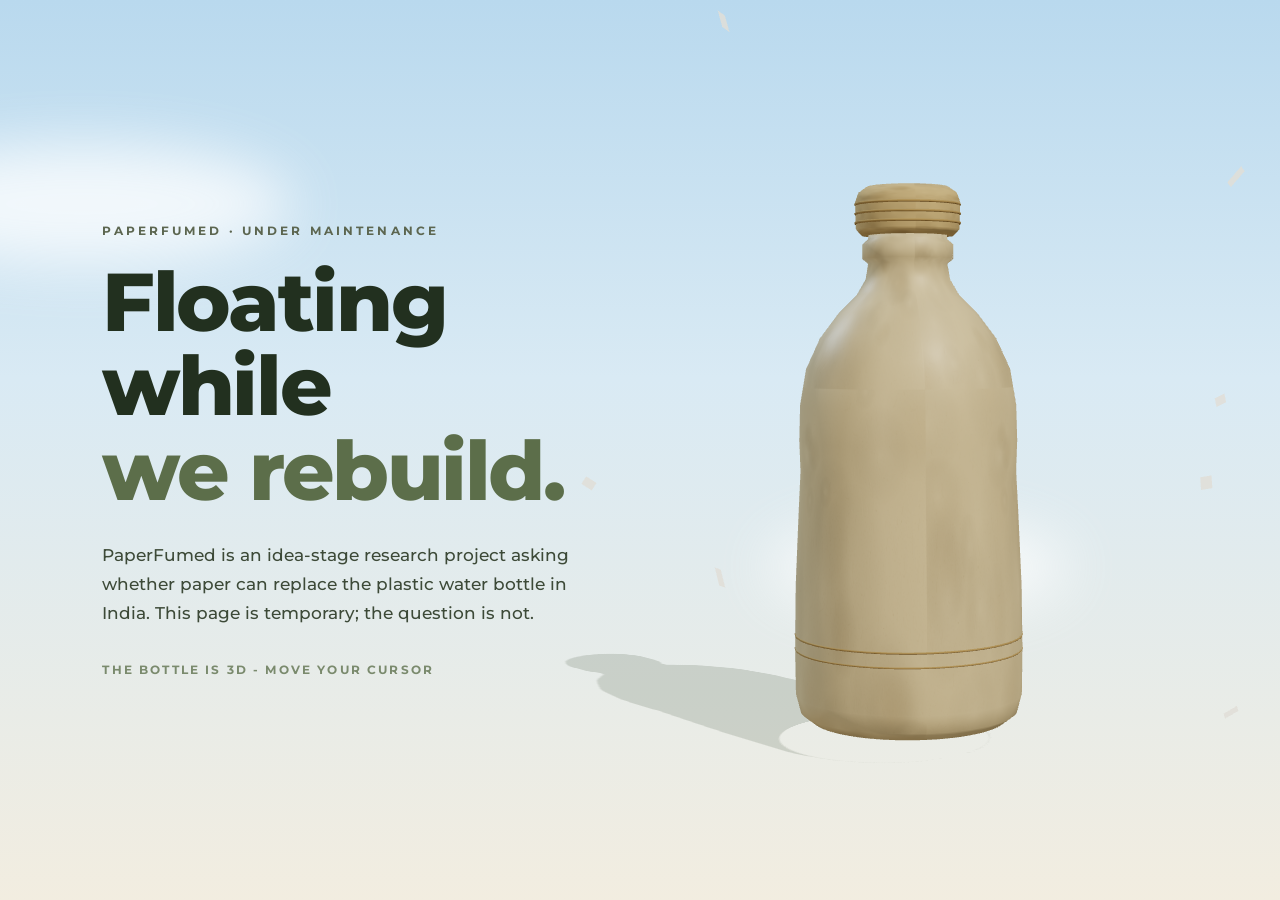
<file: 2-index.html>
<!DOCTYPE html><html lang="en"><head><meta charset="utf-8"><meta name="viewport" content="width=device-width,initial-scale=1">
<title>PaperFumed - Under maintenance</title><link rel="icon" type="image/svg+xml" href="data:image/svg+xml,%3Csvg xmlns='http://www.w3.org/2000/svg' viewBox='0 0 26 33'%3E%3Crect x='8' y='0' width='10' height='6.5' rx='2' fill='%23EBE2CE'/%3E%3Cpath fill='%23EBE2CE' d='M2 8.5L2 31Q2 33 4 33L22 33Q24 33 24 31L24 14.5L16.5 8.5Z'/%3E%3Cpath fill='rgba(77,184,126,.5)' d='M16.5 8.5L24 14.5L16.5 14.5Z'/%3E%3C/svg%3E">
<link rel="preconnect" href="https://fonts.googleapis.com">
<link rel="preconnect" href="https://fonts.gstatic.com" crossorigin>
<link href="https://fonts.googleapis.com/css2?family=Montserrat:ital,wght@0,400;0,500;0,600;0,700;0,800;1,600&display=swap" rel="stylesheet">
<style>
body{margin:0;font-family:Montserrat,system-ui,sans-serif;color:#22301f;min-height:100svh;overflow:hidden;
background:linear-gradient(180deg,#b9d9ee 0%,#d9eaf4 42%,#f2ede0 100%)}
.cloud{position:absolute;background:#fff;border-radius:50%;filter:blur(28px);opacity:.75;pointer-events:none}
.c1{width:420px;height:120px;top:16%;left:-10%;animation:drift 60s linear infinite}
.c2{width:300px;height:90px;top:58%;left:60%;animation:drift 80s linear infinite reverse}
@keyframes drift{from{transform:translateX(-15vw)}to{transform:translateX(115vw)}}
#scene{position:absolute;right:0;top:0;width:58vw;height:100svh;pointer-events:none}
.copy{position:absolute;left:8vw;top:50%;transform:translateY(-50%);max-width:560px;z-index:2}
.k{font-size:12px;letter-spacing:.26em;font-weight:700;color:#5c6650;text-transform:uppercase;margin-bottom:22px}
h1{font-size:clamp(46px,6.4vw,88px);font-weight:800;letter-spacing:-.03em;line-height:1.03;margin:0}
h1 em{font-style:normal;color:#5c6e4a}
.sub{font-size:17px;line-height:1.7;color:#3d4a38;max-width:44ch;margin:28px 0 0;font-weight:500}
.hint{font-size:12px;letter-spacing:.18em;font-weight:700;color:#7a8a6d;text-transform:uppercase;margin-top:34px}
@media(max-width:820px){#scene{width:100vw;height:52svh;top:auto;bottom:0}
.copy{left:24px;right:24px;top:8svh;transform:none;max-width:none}}
</style></head>
<body>
<div class="cloud c1"></div><div class="cloud c2"></div>
<div id="scene"></div>
<div class="copy"><p class="k">PaperFumed &middot; Under maintenance</p>
<h1>Floating while<br><em>we rebuild.</em></h1>
<p class="sub">PaperFumed is an idea-stage research project asking whether paper can replace the plastic water bottle in India. This page is temporary; the question is not.</p>
<p class="hint">The bottle is 3D - move your cursor</p>
</div>
<script type="module">
import * as THREE from './three.module.js';

const holder = document.getElementById('scene');
const renderer = new THREE.WebGLRenderer({antialias:true, alpha:true});
renderer.setPixelRatio(Math.min(devicePixelRatio, 2));
renderer.shadowMap.enabled = true;
renderer.shadowMap.type = THREE.PCFSoftShadowMap;
renderer.outputColorSpace = THREE.SRGBColorSpace;
renderer.toneMapping = THREE.ACESFilmicToneMapping;
renderer.toneMappingExposure = 1.06;
holder.appendChild(renderer.domElement);
const scene = new THREE.Scene();
const camera = new THREE.PerspectiveCamera(30, 1, .1, 100);
camera.position.set(0, .5, 6.6);

scene.add(new THREE.HemisphereLight(0xdcecf7, 0xe8dcc4, 1.0));
const key = new THREE.DirectionalLight(0xfff2dd, 1.5);
key.position.set(3.5, 5, 4);
key.castShadow = true;
key.shadow.mapSize.set(1024, 1024);
key.shadow.camera.left = -2; key.shadow.camera.right = 2;
key.shadow.camera.top = 3; key.shadow.camera.bottom = -2;
key.shadow.radius = 6; key.shadow.bias = -0.0004;
scene.add(key);
const rim = new THREE.DirectionalLight(0xbcd6ea, .95); rim.position.set(-4, 3, -3); scene.add(rim);
const fill = new THREE.DirectionalLight(0xffe9c8, .35); fill.position.set(-2, .8, 4); scene.add(fill);

// ---------- kraft paper texture (colour + dedicated bump) ----------
function kraftCanvas(size, forBump){
  const cv = document.createElement('canvas'); cv.width = cv.height = size;
  const g = cv.getContext('2d');
  g.fillStyle = forBump ? '#7f7f7f' : '#dac9a5'; g.fillRect(0,0,size,size);
  // large soft mottling
  for (let i=0;i<46;i++){
    const x=Math.random()*size, y=Math.random()*size, r=40+Math.random()*130;
    const dark = Math.random()<.5;
    const gr = g.createRadialGradient(x,y,0,x,y,r);
    if (forBump){
      gr.addColorStop(0, dark?'rgba(96,96,96,.10)':'rgba(168,168,168,.10)');
    } else {
      gr.addColorStop(0, dark?'rgba(148,120,80,.07)':'rgba(243,231,203,.08)');
    }
    gr.addColorStop(1,'rgba(0,0,0,0)');
    g.fillStyle = gr; g.beginPath(); g.arc(x,y,r,0,7); g.fill();
  }
  // fine grain
  const grains = forBump ? 34000 : 52000;
  for (let i=0;i<grains;i++){
    const x=Math.random()*size, y=Math.random()*size, v=Math.random();
    g.fillStyle = forBump
      ? (v<.5?'rgba(70,70,70,.10)':'rgba(190,190,190,.10)')
      : (v<.5?'rgba(122,97,62,.05)':'rgba(255,246,228,.06)');
    g.fillRect(x,y,1.3,1.3);
  }
  // fibres, biased near-vertical like a moulded grain
  const fibres = forBump ? 620 : 950;
  for (let i=0;i<fibres;i++){
    const x=Math.random()*size, y=Math.random()*size;
    const a=(Math.random()<.72 ? (Math.random()-.5)*.7 + Math.PI/2 : Math.random()*Math.PI);
    const l=4+Math.random()*26;
    const dark=Math.random()<.55;
    g.strokeStyle = forBump
      ? (dark?'rgba(60,60,60,':'rgba(200,200,200,') + (0.10+Math.random()*0.16) + ')'
      : (dark?'rgba(110,86,52,':'rgba(250,240,218,') + (0.03+Math.random()*0.05) + ')';
    g.lineWidth = .6+Math.random()*.6;
    g.beginPath(); g.moveTo(x,y);
    g.quadraticCurveTo(x+Math.cos(a)*l*.5+(Math.random()-.5)*4, y+Math.sin(a)*l*.5+(Math.random()-.5)*4, x+Math.cos(a)*l, y+Math.sin(a)*l);
    g.stroke();
  }
  // recycled flecks
  if (!forBump){
    for (let i=0;i<130;i++){
      const x=Math.random()*size, y=Math.random()*size;
      g.fillStyle = 'rgba(96,74,44,'+(0.05+Math.random()*0.07)+')';
      g.beginPath(); g.ellipse(x,y,.6+Math.random()*1.6,.5+Math.random()*1.1,Math.random()*3,0,7); g.fill();
    }
  }
  return cv;
}
const colCv = kraftCanvas(1024, false);
const bmpCv = kraftCanvas(1024, true);
const tex = new THREE.CanvasTexture(colCv);
tex.wrapS = tex.wrapT = THREE.RepeatWrapping; tex.repeat.set(3,2);
tex.colorSpace = THREE.SRGBColorSpace; tex.anisotropy = 8;
const bmp = new THREE.CanvasTexture(bmpCv);
bmp.wrapS = bmp.wrapT = THREE.RepeatWrapping; bmp.repeat.set(3,2);

const kraft = new THREE.MeshStandardMaterial({map:tex, bumpMap:bmp, bumpScale:1.35, roughness:.94, roughnessMap:bmp, metalness:0});
const kraftDark = new THREE.MeshStandardMaterial({map:tex, bumpMap:bmp, bumpScale:.6, roughness:.95, metalness:0, color:0xd6c4a0});
const kraftCap = new THREE.MeshStandardMaterial({map:tex, bumpMap:bmp, bumpScale:.45, roughness:.9, metalness:0, color:0xf3e9d4});

// ---------- bottle silhouette ----------
// refined profile: rounded heel, gentle waist, soft shoulder, neck ring
const prof = [
  [0,0],[.30,0],[.385,.015],[.43,.05],[.448,.12],[.45,.30],[.446,.55],
  [.432,.85],[.424,1.0],[.428,1.12],[.424,1.26],[.40,1.40],[.345,1.52],
  [.27,1.62],[.20,1.69],[.165,1.75],[.155,1.81],
  [.178,1.83],[.178,1.885],[.155,1.905],[.152,1.94],[0,1.94]
];
const pts = prof.map(p => new THREE.Vector2(p[0], p[1]));
const body = new THREE.Mesh(new THREE.LatheGeometry(pts, 96), kraft);
body.castShadow = true;

// cap with ridge rings
const capProf = [[0,1.92],[.18,1.92],[.202,1.945],[.205,2.05],[.192,2.085],[.16,2.108],[0,2.108]];
const cap = new THREE.Mesh(new THREE.LatheGeometry(capProf.map(p=>new THREE.Vector2(p[0],p[1])), 96), kraftCap);
cap.castShadow = true;

const bottle = new THREE.Group();
bottle.add(body); bottle.add(cap);
// cap ridge rings
for (let i=0;i<3;i++){
  const ring = new THREE.Mesh(new THREE.TorusGeometry(.2035, .005, 10, 72), kraftDark);
  ring.rotation.x = Math.PI/2; ring.position.y = 1.968 + i*.036;
  bottle.add(ring);
}
// moulded grip rings near the base (physical detail, not a label)
for (let i=0;i<2;i++){
  const ring = new THREE.Mesh(new THREE.TorusGeometry(.447, .0045, 10, 96), kraftDark);
  ring.rotation.x = Math.PI/2; ring.position.y = .30 + i*.055;
  bottle.add(ring);
}
bottle.position.y = -1.02;
scene.add(bottle);

// real soft ground shadow
const ground = new THREE.Mesh(new THREE.PlaneGeometry(8, 8), new THREE.ShadowMaterial({opacity:.16, color:0x3a4630}));
ground.rotation.x = -Math.PI/2; ground.position.y = -1.09; ground.receiveShadow = true;
scene.add(ground);

// drifting paper specks - quiet life around the bottle
const speckMat = new THREE.MeshBasicMaterial({color:0xf3ead6, transparent:true, opacity:.85, side:THREE.DoubleSide});
const specks = [];
for (let i=0;i<14;i++){
  const s = new THREE.Mesh(new THREE.PlaneGeometry(.035+Math.random()*.04, .025+Math.random()*.03), speckMat);
  s.userData = {r: 1.0+Math.random()*1.4, sp: .12+Math.random()*.22, ph: Math.random()*7, h: -1+Math.random()*2.6, fl: .5+Math.random()};
  specks.push(s); scene.add(s);
}

let mx = 0, my = 0;
addEventListener('pointermove', e => {
  mx = (e.clientX / innerWidth - .5);
  my = (e.clientY / innerHeight - .5);
});

function size(){
  const w = holder.clientWidth, h = holder.clientHeight;
  renderer.setSize(w, h);
  camera.aspect = w / h; camera.updateProjectionMatrix();
}
addEventListener('resize', size); size();

const reduce = matchMedia('(prefers-reduced-motion: reduce)').matches;
const qa = new URLSearchParams(location.search);
const freezeA = qa.has('a') ? parseFloat(qa.get('a')) : null;   // frozen rotation for captures
const freezeB = qa.has('b') ? parseFloat(qa.get('b')) : 0;     // frozen clock

let t = 0;
function tick(){
  requestAnimationFrame(tick);
  if (freezeA === null && !reduce) t += .016;
  const tt = freezeA === null ? t : freezeB;
  bottle.rotation.y = freezeA === null ? tt * .5 : freezeA;
  bottle.position.y = -1.02 + Math.sin(tt * .9) * .07;
  bottle.rotation.z = Math.sin(tt * .5) * .018;
  for (const s of specks){
    const u = s.userData, a2 = tt * u.sp + u.ph;
    s.position.set(Math.cos(a2)*u.r, u.h + Math.sin(tt*u.fl + u.ph)*.18, Math.sin(a2)*u.r*.6);
    s.rotation.set(tt*u.fl*.7 + u.ph, a2, u.ph);
  }
  camera.position.x += ((mx * .9) - camera.position.x) * .05;
  camera.position.y += ((.5 - my * .7) - camera.position.y) * .05;
  camera.lookAt(0, .08, 0);
  renderer.render(scene, camera);
}
tick();
</script>
</body></html>
</file>
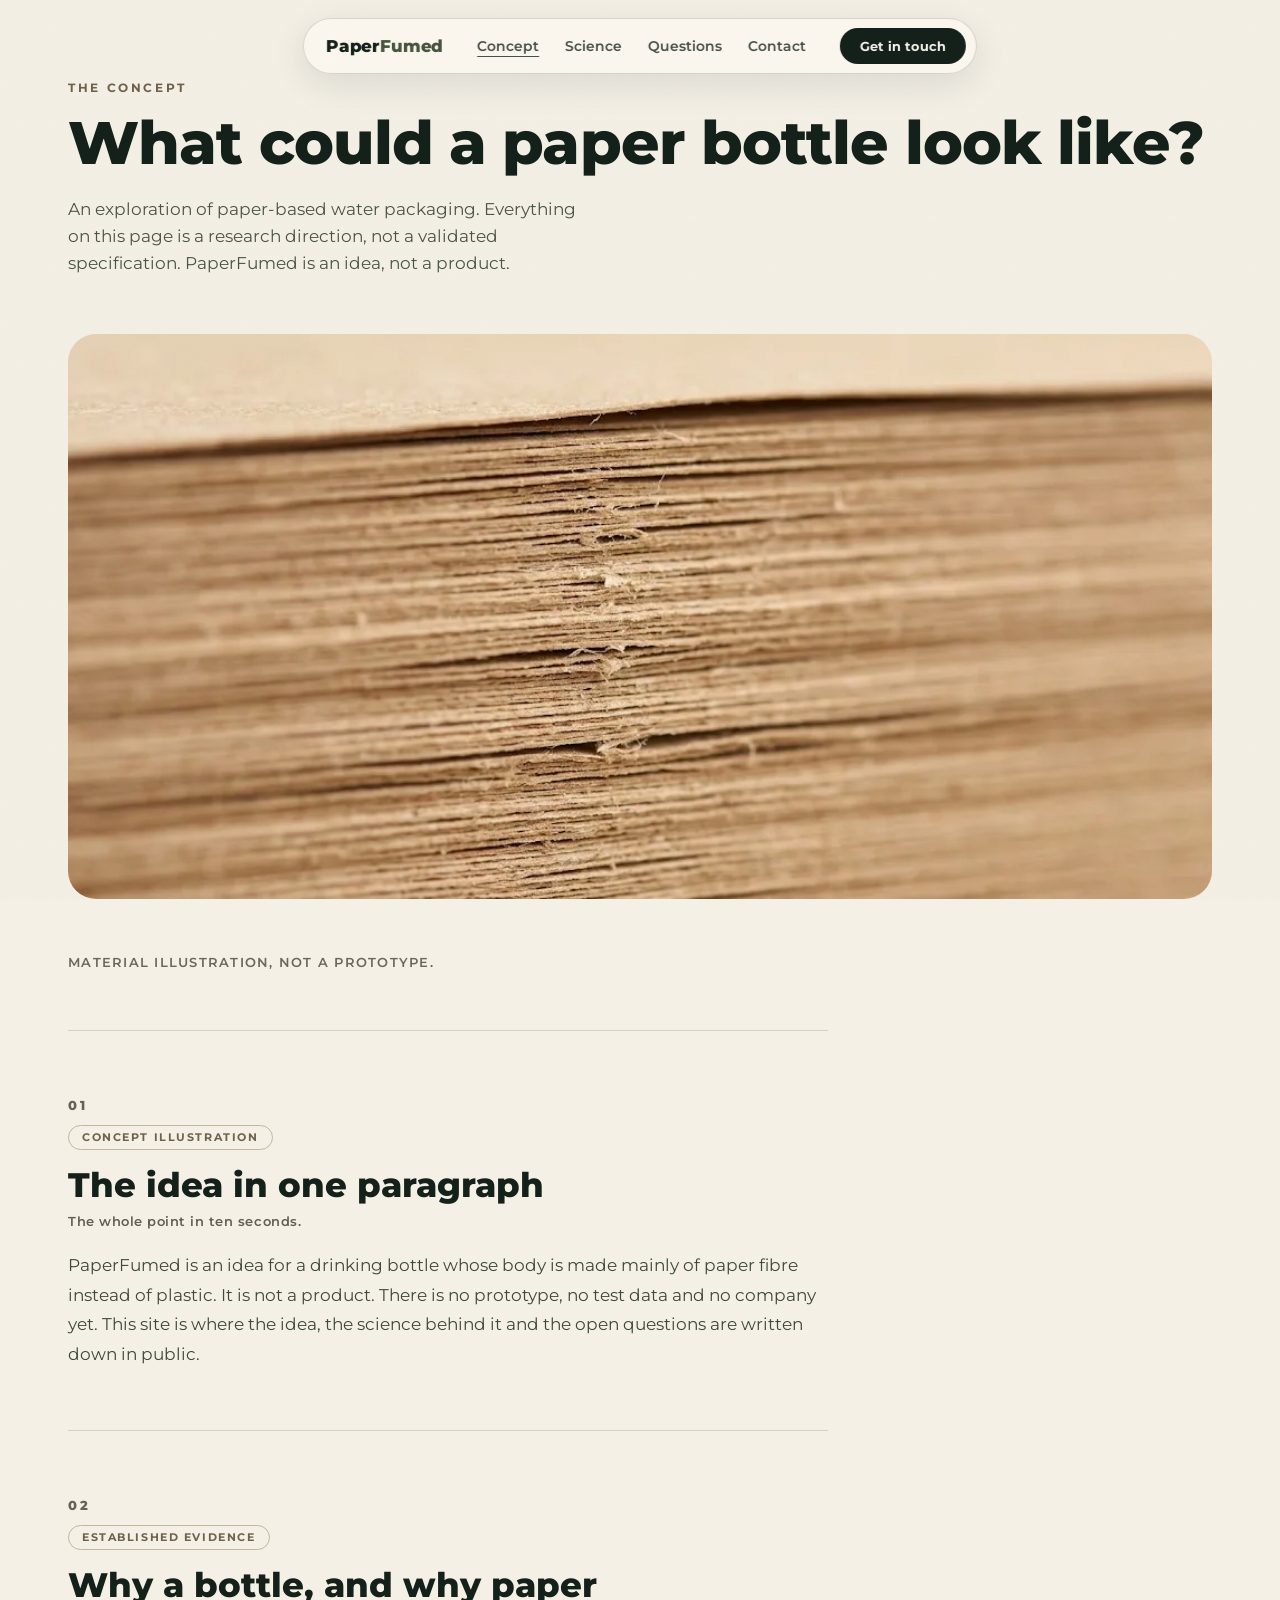
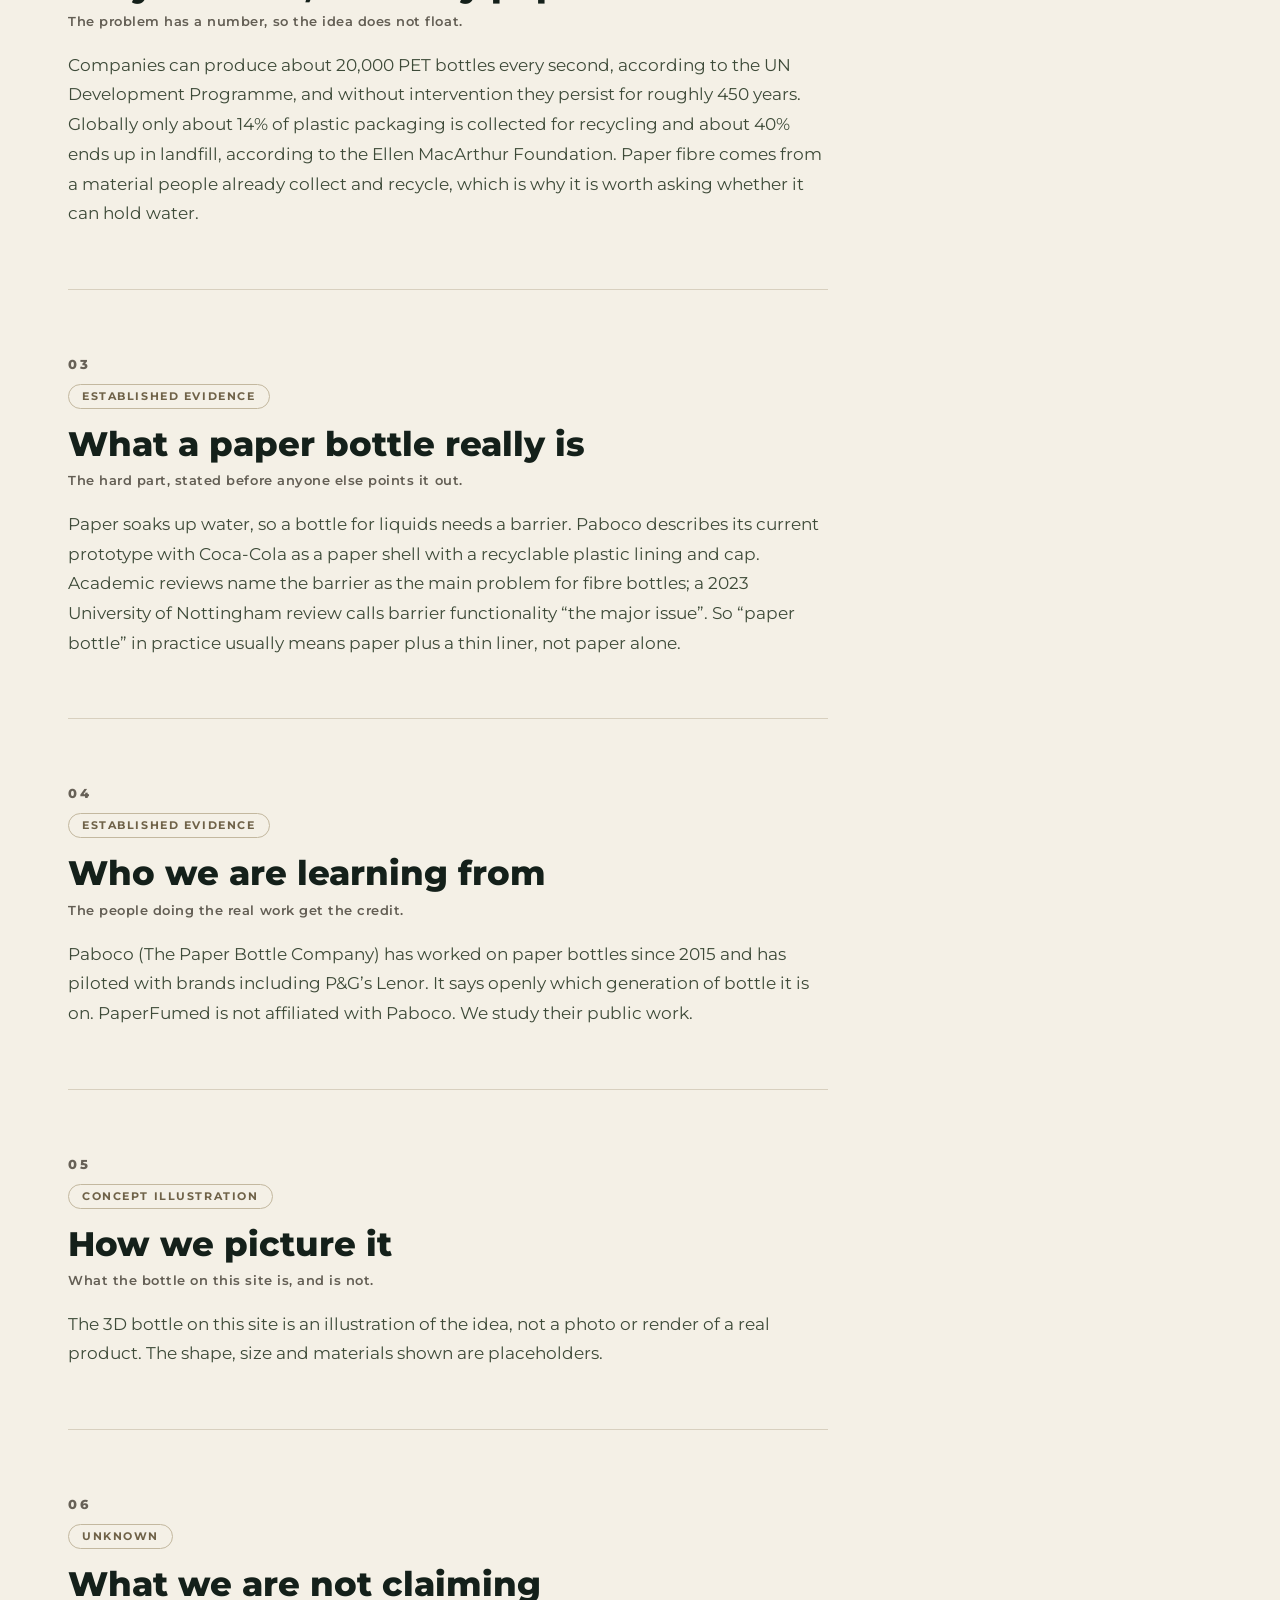
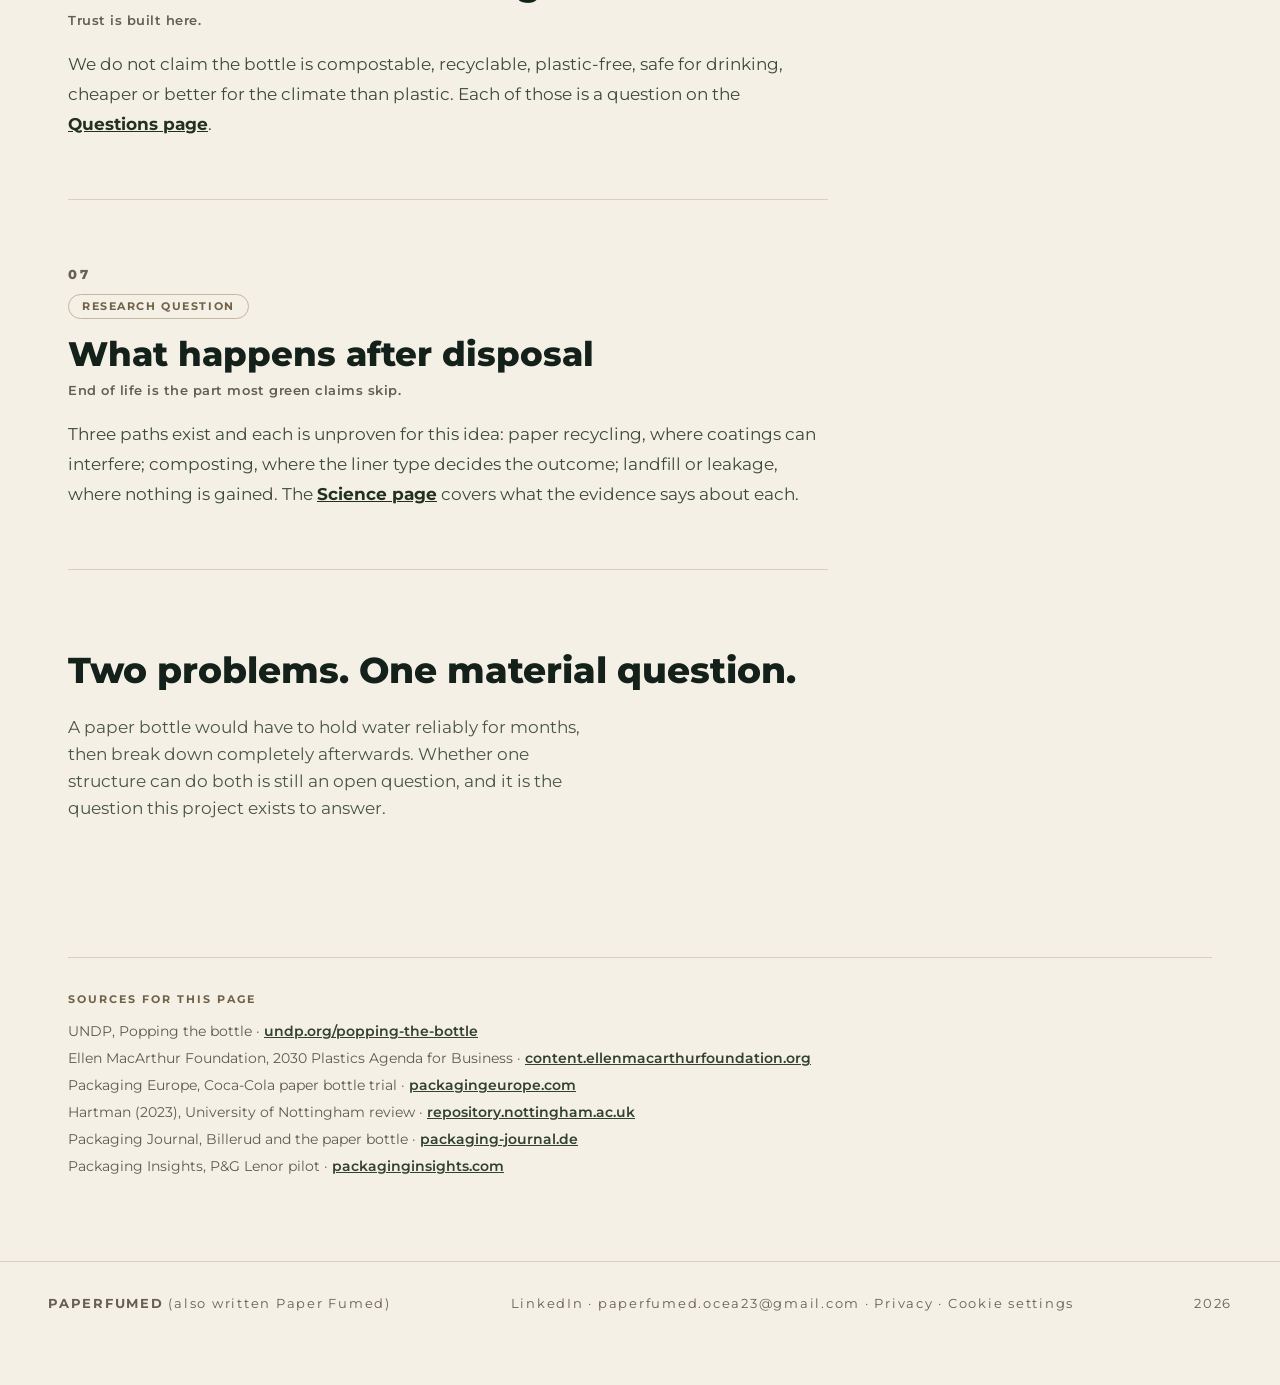
<file: concept.html>
<!DOCTYPE html>
<html lang="en">
<head>
<meta charset="UTF-8">
<meta name="viewport" content="width=device-width, initial-scale=1.0">
<title>What a paper bottle could look like · PaperFumed</title>
<meta name="description" content="What could a paper bottle look like? PaperFumed's research direction for a plastic-bottle alternative: ideas, targets and open questions, not shipped specs.">
<meta name="google-site-verification" content="Hcl2Nn9Ev7Kr6bgABZlpkPxtWmGOQ-QrAccmVXjXL7Y" />
<link rel="canonical" href="https://paperfumed.vercel.app/concept">
<meta name="color-scheme" content="light">
<meta name="theme-color" content="#F4F0E6">
<link rel="icon" href="/favicon.svg" type="image/svg+xml">
<link rel="manifest" href="/site.webmanifest">
<meta property="og:site_name" content="PaperFumed">
<meta property="og:type" content="website">
<meta property="og:url" content="https://paperfumed.vercel.app/concept">
<meta property="og:title" content="What a paper bottle could look like · PaperFumed">
<meta property="og:description" content="What could a paper bottle look like? PaperFumed’s research direction: ideas, targets and open questions, not shipped specs.">
<meta property="og:image" content="https://paperfumed.vercel.app/og-image-v4.jpg">
<meta property="og:image:width" content="1200">
<meta property="og:image:height" content="630">
<meta name="twitter:card" content="summary_large_image">
<meta name="twitter:title" content="What a paper bottle could look like · PaperFumed">
<meta name="twitter:description" content="What could a paper bottle look like? PaperFumed’s research direction: ideas, targets and open questions, not shipped specs.">
<meta name="twitter:image" content="https://paperfumed.vercel.app/og-image-v4.jpg">
<link rel="icon" type="image/png" sizes="192x192" href="/icon-192.png">
<link rel="apple-touch-icon" href="/apple-touch-icon.png">
<link rel="preconnect" href="https://formsubmit.co">
<link rel="preconnect" href="https://fonts.googleapis.com">
<link rel="preconnect" href="https://fonts.gstatic.com" crossorigin>
<link href="https://fonts.googleapis.com/css2?family=Montserrat:ital,wght@0,400;0,500;0,600;0,700;0,800;1,500;1,600&display=swap" rel="stylesheet">
<script type="application/ld+json">
{
 "@context":"https://schema.org",
 "@graph":[{"@type": "Organization", "name": "PaperFumed", "alternateName": ["Paperfumed", "Paper Fumed", "Paper-Fumed"], "url": "https://paperfumed.vercel.app/", "sameAs": ["https://www.linkedin.com/company/paperfumed"], "email": "paperfumed.ocea23@gmail.com"},
 {"@type": "WebSite", "name": "PaperFumed", "alternateName": ["Paperfumed", "Paper Fumed", "Paper-Fumed"], "url": "https://paperfumed.vercel.app/", "description": "Exploring paper-based packaging for India. What the science says, and the questions still open.", "inLanguage": "en"},
 {"@type": "WebPage", "name": "What a paper bottle could look like · PaperFumed", "description": "What could a paper bottle look like? PaperFumed's research direction for a plastic-bottle alternative: ideas, targets and open questions, not shipped specs.", "url": "https://paperfumed.vercel.app/concept", "isPartOf": {"@type": "WebSite", "url": "https://paperfumed.vercel.app/"}, "inLanguage": "en"}]
}
</script>
<style>
:root{
  --island-img:url("/assets/island-img.webp");
  --island-bottle:url("/assets/island-bottle.webp");
  --island-bloomed:url("/assets/island-bloomed.webp");
  --island-fraying:url("/assets/island-fraying.webp");
  --ink:#14201A; --moss:#46543B; --moss-deep:#2C3826; --cream:#F4F0E6;
  --sand:#E7DFCB; --sand-2:#EFE8D6; --clay:#A9714B; --paper:#FBF8F0;
  --line:rgba(20,32,26,.16); --ease:cubic-bezier(0.22,1,0.36,1);
}
*{margin:0;padding:0;box-sizing:border-box}
html{scroll-behavior:smooth}
body{font-family:'Montserrat',system-ui,sans-serif;background:var(--cream);color:var(--ink);-webkit-font-smoothing:antialiased;overflow-x:hidden}
::selection{background:var(--moss);color:var(--cream)}
img{display:block;max-width:100%}
a{color:inherit}
.wrap{width:min(1200px,100% - clamp(40px,10vw,128px));margin-inline:auto}
.eyebrow{font-size:12px;font-weight:700;letter-spacing:.22em;text-transform:uppercase;color:var(--moss)}
.skip{position:absolute;left:-9999px;top:0;background:var(--ink);color:var(--cream);padding:10px 16px;z-index:200;border-radius:0 0 8px 0}
.skip:focus{left:0}
:focus-visible{outline:2px solid var(--moss);outline-offset:3px;border-radius:4px}

html,body{overflow-x:clip}

/* ---------- nav ---------- */
.nav{position:fixed;top:18px;left:50%;transform:translateX(-50%);z-index:100;
  display:flex;align-items:center;gap:clamp(14px,3vw,34px);
  background:rgba(251,248,240,.88);backdrop-filter:blur(14px);-webkit-backdrop-filter:blur(14px);
  border:1px solid var(--line);border-radius:999px;padding:9px 10px 9px 22px;
  box-shadow:0 10px 34px rgba(20,32,26,.10);transition:box-shadow .4s var(--ease)}
.nav.scrolled{box-shadow:0 14px 44px rgba(20,32,26,.18)}
.nav .logo{font-weight:800;font-size:17px;letter-spacing:-.01em;text-decoration:none;white-space:nowrap}
.nav .logo em{font-style:normal;color:var(--moss)}
.nav .links{display:flex;gap:26px}
.nav .links a{font-size:13.5px;font-weight:600;text-decoration:none;opacity:.78;transition:opacity .25s}
.nav .links a:hover{opacity:1}
.nav .cta{background:var(--ink);color:var(--cream);font-size:13px;font-weight:700;text-decoration:none;
  padding:10px 20px;border-radius:999px;transition:transform .35s var(--ease),background .3s;white-space:nowrap}
.nav .cta:hover{background:var(--moss);transform:translateY(-1px)}

/* ---------- hero ---------- */
.hero{position:relative;min-height:100svh;overflow:hidden;
  background:url("/assets/hero-bg.jpg") center 38%/cover no-repeat #D6E9F5}
.hero::after{content:'';position:absolute;inset:0;pointer-events:none;
  background:linear-gradient(to bottom,rgba(244,240,230,0),rgba(244,240,230,0) 55%,rgba(244,240,230,.55) 86%,var(--cream) 100%)}
.hero-inner{position:relative;z-index:3;padding-top:clamp(120px,17vh,180px)}
.hero-inner::before{content:'';position:absolute;inset:-70px -60px;z-index:-1;pointer-events:none;background:radial-gradient(closest-side,rgba(255,255,255,.45),transparent)}
.hero h1{font-size:clamp(46px,7.2vw,104px);font-weight:800;line-height:1.0;letter-spacing:-.025em;max-width:9ch;text-shadow:0 1px 26px rgba(244,240,230,.5),0 0 3px rgba(244,240,230,.35)}
.hero h1 .accent{color:var(--moss)}
.hero .eyebrow{color:var(--ink);opacity:.72}
  .hero .sub{margin-top:26px;font-size:clamp(15px,1.4vw,18px);line-height:1.65;max-width:42ch;font-weight:500;opacity:.92;text-shadow:0 1px 18px rgba(255,255,255,.85),0 0 4px rgba(255,255,255,.5)}
.hero .cta-row{display:flex;align-items:center;gap:22px;margin-top:38px;flex-wrap:wrap}
.btn-ink{display:inline-flex;align-items:center;gap:10px;background:var(--ink);color:var(--cream);
  font-weight:700;font-size:14.5px;text-decoration:none;padding:16px 30px;border-radius:999px;
  transition:transform .35s var(--ease),background .3s}
.btn-ink:hover{background:var(--moss);transform:translateY(-2px)}
.btn-ink svg{transition:transform .35s var(--ease)}
.btn-ink:hover svg{transform:translateY(2px)}
.link-quiet{font-size:14px;font-weight:700;text-decoration:none;border-bottom:1.5px solid var(--ink);padding-bottom:3px;transition:color .3s,border-color .3s}
.link-quiet:hover{color:var(--moss);border-color:var(--moss)}
.hero .chips{display:flex;gap:10px;flex-wrap:wrap;margin-top:44px}
.chip{font-size:12.5px;font-weight:700;letter-spacing:.04em;padding:9px 16px;border-radius:999px;
  border:1px solid var(--line);background:rgba(251,248,240,.72);backdrop-filter:blur(6px)}
.chip b{color:var(--moss)}
.island-wrap{position:absolute;z-index:2;left:auto;right:-4vw;bottom:-8vh;width:clamp(540px,46vw,780px);pointer-events:none;will-change:transform}
.island-bob{animation:bob 7s ease-in-out infinite alternate;will-change:transform}
@keyframes bob{from{transform:translateY(-14px)}to{transform:translateY(12px)}}
.island-wrap img{width:100%;height:auto}
.isl-stack{position:relative;width:100%;aspect-ratio:1157/1003}
.isl-layer{position:absolute;inset:0;background:center/contain no-repeat;will-change:opacity,transform}
.isl-bottle{background-image:var(--island-bottle)}
.isl-bloomed{background-image:var(--island-bloomed);opacity:0}


.fchip{position:absolute;z-index:4;font-size:12.5px;font-weight:700;padding:10px 16px;border-radius:14px;
  background:rgba(251,248,240,.9);border:1px solid var(--line);box-shadow:0 12px 30px rgba(20,32,26,.12);
  backdrop-filter:blur(8px);will-change:transform}
.fchip small{display:block;font-weight:600;font-size:10.5px;letter-spacing:.12em;text-transform:uppercase;color:var(--moss);margin-bottom:3px}
.fchip-1{right:min(34vw,480px);top:30%;animation:bob 8s .6s ease-in-out infinite alternate}
.fchip-2{right:3vw;top:22%;animation:bob 6.4s 1.2s ease-in-out infinite alternate}
.fchip-3{right:min(44vw,620px);bottom:24%;animation:bob 7.4s .2s ease-in-out infinite alternate}
.scroll-hint{position:absolute;z-index:5;left:50%;transform:translateX(-50%);bottom:26px;
  display:flex;flex-direction:column;align-items:center;gap:10px;font-size:11px;font-weight:700;
  letter-spacing:.24em;text-transform:uppercase;opacity:.65}
.scroll-hint span{display:block;width:1.5px;height:44px;background:var(--ink);transform-origin:top;animation:line 2.2s var(--ease) infinite}
@keyframes line{0%{transform:scaleY(0)}45%{transform:scaleY(1);transform-origin:top}55%{transform:scaleY(1);transform-origin:bottom}100%{transform:scaleY(0);transform-origin:bottom}}

/* ---------- torn divider ---------- */
.torn{display:block;width:100%;height:70px;margin-top:-69px;position:relative;z-index:6}

/* ---------- manifesto ---------- */
.manifesto{background:var(--cream);padding:clamp(90px,14vh,160px) 0 clamp(80px,12vh,140px)}
.manifesto p{font-size:clamp(26px,3.4vw,50px);font-weight:600;line-height:1.42;letter-spacing:-.01em;max-width:22ch}
.manifesto .w{opacity:.12;transition:opacity .5s linear}
.manifesto .w.on{opacity:1}
.manifesto .do{color:var(--moss)}

/* ---------- stats ---------- */
.stats{background:var(--cream);padding-bottom:clamp(80px,12vh,150px)}
.stat-row{display:grid;grid-template-columns:minmax(200px,300px) 1fr;gap:clamp(24px,5vw,80px);
  padding:clamp(40px,6vh,64px) 0;border-top:1px solid var(--line);align-items:start}
.stat-val{font-size:clamp(54px,7.5vw,110px);font-weight:800;letter-spacing:-.04em;line-height:.95;white-space:nowrap}
.stat-val small{font-size:.32em;font-weight:700;letter-spacing:.02em;vertical-align:.9em;color:var(--moss)}
.stat-body h3{font-size:clamp(19px,1.9vw,24px);font-weight:700;line-height:1.45;max-width:34ch;margin-top:10px}
.stat-body .src{margin-top:16px;font-size:11.5px;font-weight:600;letter-spacing:.14em;text-transform:uppercase;opacity:.55}

/* ---------- product ---------- */
.product{background:var(--sand-2);padding:clamp(90px,13vh,150px) 0;border-top:1px solid var(--line)}
.prod-head{display:flex;justify-content:space-between;align-items:flex-end;gap:30px;flex-wrap:wrap}
.prod-head h2{font-size:clamp(34px,4.4vw,62px);font-weight:800;letter-spacing:-.025em;line-height:1.05;max-width:16ch;margin-top:14px}
.drag-hint{font-size:12px;font-weight:700;letter-spacing:.18em;text-transform:uppercase;opacity:.55;display:flex;align-items:center;gap:8px}
.strip{display:flex;gap:18px;overflow-x:auto;margin-top:54px;padding:10px clamp(20px,5vw,64px) 30px;
  cursor:grab;scrollbar-width:none;user-select:none;-webkit-user-select:none}
.strip::-webkit-scrollbar{display:none}
.strip.dragging{cursor:grabbing}
.panel{flex:0 0 min(400px,80vw);background:var(--paper);border:1px solid var(--line);border-radius:22px;
  padding:38px 34px;display:flex;flex-direction:column;min-height:420px;transition:transform .5s var(--ease)}
.panel:hover{transform:translateY(-6px)}
.panel .size{font-size:clamp(72px,7vw,104px);font-weight:800;letter-spacing:-.05em;line-height:1}
.panel .size small{font-size:.3em;font-weight:700;color:var(--moss);letter-spacing:0}
.panel .fmt{margin-top:8px;font-size:13px;font-weight:700;letter-spacing:.16em;text-transform:uppercase;color:var(--moss)}
.panel ul{list-style:none;margin-top:auto;padding-top:34px}
.panel li{display:flex;justify-content:space-between;gap:16px;padding:11px 0;border-top:1px solid var(--line);
  font-size:13.5px;font-weight:600}
.panel li span:last-child{opacity:.6;font-weight:600;text-align:right}
.checkline{display:flex;flex-wrap:wrap;gap:10px 26px;margin-top:26px;font-size:13.5px;font-weight:600}
.checkline span{display:inline-flex;align-items:center;gap:8px}
.checkline svg{flex:0 0 auto;color:var(--moss)}
.footnote{margin-top:14px;font-size:12px;opacity:.55}

/* ---------- science ---------- */
.science{background:var(--cream);padding:clamp(90px,13vh,150px) 0}
.science h2{font-size:clamp(34px,4.4vw,62px);font-weight:800;letter-spacing:-.025em;line-height:1.05;max-width:18ch;margin-top:14px}
.science .lede{margin-top:20px;font-size:16px;font-weight:500;opacity:.75;max-width:52ch;line-height:1.65}
.facts{margin-top:clamp(44px,7vh,80px)}
.fact{display:grid;grid-template-columns:90px 1fr;gap:clamp(20px,4vw,60px);padding:clamp(30px,4.5vh,48px) 0;border-top:1px solid var(--line)}
.fact:last-child{border-bottom:1px solid var(--line)}
.fact .idx{font-size:15px;font-weight:800;color:var(--moss);letter-spacing:.08em}
.fact h3{font-size:clamp(19px,2vw,26px);font-weight:800;letter-spacing:-.015em;max-width:30ch}
.fact p{margin-top:12px;font-size:15px;line-height:1.7;font-weight:500;opacity:.8;max-width:62ch}
.fact .src{margin-top:14px;font-size:11.5px;font-weight:600;letter-spacing:.14em;text-transform:uppercase;opacity:.5}

/* ---------- quote ---------- */
.quote{background:var(--moss-deep);color:var(--cream);padding:clamp(100px,16vh,180px) 0;text-align:center}
.quote blockquote{font-size:clamp(26px,3.6vw,52px);font-weight:600;font-style:italic;line-height:1.4;letter-spacing:-.01em;max-width:24ch;margin-inline:auto}
.quote cite{display:block;margin-top:34px;font-style:normal;font-size:12.5px;font-weight:700;letter-spacing:.22em;text-transform:uppercase;opacity:.6}

/* ---------- ban ---------- */
.ban{background:var(--sand);padding:clamp(70px,10vh,110px) 0;border-top:1px solid var(--line)}
.ban .inner{display:flex;justify-content:space-between;align-items:center;gap:34px;flex-wrap:wrap}
.ban h2{font-size:clamp(22px,2.6vw,34px);font-weight:800;letter-spacing:-.02em;line-height:1.25;max-width:26ch}
.ban h2 span{color:var(--clay)}
.ban .meta{font-size:12.5px;font-weight:600;letter-spacing:.1em;text-transform:uppercase;opacity:.6;line-height:2}

/* ---------- contact ---------- */
.contact{background:var(--cream);padding:clamp(90px,13vh,150px) 0}
.contact-grid{display:grid;grid-template-columns:1fr 1fr;gap:clamp(40px,6vw,90px);align-items:start}
.contact h2{font-size:clamp(34px,4.2vw,58px);font-weight:800;letter-spacing:-.025em;line-height:1.08;margin-top:14px}
.contact .lede{margin-top:22px;font-size:15.5px;line-height:1.7;font-weight:500;opacity:.8;max-width:44ch}
.contact .direct{margin-top:30px;font-size:14.5px;font-weight:700}
.contact .direct a{color:var(--moss);text-decoration:none;border-bottom:1.5px solid var(--moss);padding-bottom:2px}
.contact .locale{margin-top:18px;font-size:12px;font-weight:700;letter-spacing:.18em;text-transform:uppercase;opacity:.5}
.form-panel{background:var(--paper);border:1px solid var(--line);border-radius:22px;padding:clamp(28px,3.4vw,44px);position:relative}
.field{margin-bottom:20px}
.field label{display:block;font-size:11.5px;font-weight:700;letter-spacing:.16em;text-transform:uppercase;margin-bottom:9px;color:var(--moss)}
.field input,.field select,.field textarea{width:100%;font:inherit;font-size:15px;font-weight:500;color:var(--ink);
  background:var(--cream);border:1px solid var(--line);border-radius:12px;padding:14px 16px;transition:border-color .3s,box-shadow .3s;appearance:none}
.field textarea{min-height:120px;resize:vertical}
.field select{background-image:url("data:image/svg+xml,%3Csvg xmlns='http://www.w3.org/2000/svg' width='12' height='8'%3E%3Cpath d='M1 1l5 5 5-5' fill='none' stroke='%2346543B' stroke-width='2' stroke-linecap='round'/%3E%3C/svg%3E");background-repeat:no-repeat;background-position:right 16px center}
.field input:focus,.field select:focus,.field textarea:focus{outline:none;border-color:var(--moss);box-shadow:0 0 0 3px rgba(70,84,59,.15)}
.hp{position:absolute;left:-9999px;width:1px;height:1px;opacity:0}
.submit{width:100%;background:var(--ink);color:var(--cream);font:inherit;font-weight:700;font-size:15px;
  border:none;border-radius:999px;padding:17px;cursor:pointer;transition:background .3s,transform .35s var(--ease)}
.submit:hover{background:var(--moss);transform:translateY(-2px)}
.privacy{margin-top:16px;font-size:12px;line-height:1.6;opacity:.6}
.privacy a{color:inherit}
.form-error{display:none;margin-top:14px;font-size:13.5px;font-weight:600;color:#8C4A2F}
.form-error.show{display:block}
.form-error a{color:inherit}
/* receipt */
.receipt-slot{display:none;margin-top:8px}
.receipt-slot.show{display:block}
.slot-bar{height:10px;border-radius:6px;background:var(--ink);width:min(360px,90%);margin-inline:auto;position:relative;z-index:2;box-shadow:0 4px 14px rgba(20,32,26,.3)}
.slot-window{overflow:hidden;height:0;transition:height .3s;padding-top:6px}
.slot-window.open{height:420px}
.receipt{width:min(340px,86%);margin:0 auto;background:#fff;color:#222;padding:26px 24px 20px;position:relative;
  box-shadow:0 18px 44px rgba(20,32,26,.22);transform:translateY(105%);font-size:12.5px;line-height:1.75}
.slot-window.open .receipt{animation:print 1.5s var(--ease) .1s forwards}
@keyframes print{from{transform:translateY(105%)}to{transform:translateY(0)}}
.receipt::after{content:'';position:absolute;left:0;right:0;bottom:-9px;height:10px;
  background:linear-gradient(-45deg,transparent 8px,#fff 0) 0 0/16px 16px repeat-x,
             linear-gradient(45deg,transparent 8px,#fff 0) 8px 0/16px 16px repeat-x}
.receipt .r-brand{text-align:center;font-weight:800;font-size:15px;letter-spacing:.28em;text-transform:uppercase}
.receipt .r-big{text-align:center;font-weight:800;font-size:17px;letter-spacing:.06em;margin:14px 0 4px;color:var(--moss)}
.receipt .r-sub{text-align:center;font-size:11.5px;opacity:.7;margin-bottom:12px}
.receipt hr{border:none;border-top:1.5px dashed #999;margin:12px 0}
.receipt .r-row{display:flex;justify-content:space-between;font-size:12px;font-weight:600}
.receipt .r-thanks{text-align:center;margin-top:12px;font-weight:700}

/* ---------- footer ---------- */
footer{background:var(--cream);padding:clamp(60px,9vh,110px) 0 40px;overflow:hidden}
.foot-mark{font-size:clamp(60px,13.5vw,208px);font-weight:800;letter-spacing:-.045em;line-height:.92;
  text-align:center;user-select:none;color:var(--ink)}
.foot-mark em{font-style:normal;color:var(--moss)}
.foot-row{display:flex;justify-content:space-between;align-items:center;gap:18px;flex-wrap:wrap;
  margin-top:clamp(36px,6vh,64px);padding-top:26px;border-top:1px solid var(--line);
  font-size:12.5px;font-weight:600}
.foot-row a{text-decoration:none;opacity:.7;transition:opacity .25s}
.foot-row a:hover{opacity:1;color:var(--moss)}
.foot-links{display:flex;gap:26px;flex-wrap:wrap}
.credits{margin-top:18px;text-align:center;font-size:10.5px;letter-spacing:.06em;opacity:.4}

/* ---------- reveal ---------- */
.reveal{opacity:0;transform:translateY(30px);transition:opacity .9s var(--ease),transform .9s var(--ease)}
.reveal.in{opacity:1;transform:none}

.island-far{display:none;z-index:1}
.island-img{width:100%;aspect-ratio:1144/597;background:var(--island-img) center/contain no-repeat}
body::after{content:"";position:fixed;inset:0;z-index:60;pointer-events:none;opacity:.05;mix-blend-mode:multiply;
  background-image:url("data:image/svg+xml,%3Csvg xmlns='http://www.w3.org/2000/svg' width='240' height='240'%3E%3Cfilter id='n'%3E%3CfeTurbulence type='fractalNoise' baseFrequency='.9' numOctaves='2'/%3E%3C/filter%3E%3Crect width='240' height='240' filter='url(%23n)'/%3E%3C/svg%3E")}
.week-ticker{position:absolute;z-index:5;right:6vw;bottom:52vh;font-size:11.5px;font-weight:700;letter-spacing:.22em;
  color:var(--ink);opacity:.75;font-variant-numeric:tabular-nums}
.week-ticker::after{content:"";display:block;height:1.5px;background:var(--ink);opacity:.4;margin-top:6px;
  width:calc(var(--p,0)*100%);transition:width .2s linear}
.isl-fraying{background-image:var(--island-fraying);opacity:0}
.chips-label{font-size:10.5px;font-weight:700;letter-spacing:.22em;text-transform:uppercase;color:var(--moss);opacity:.85;margin:26px 0 10px}
.intro{padding:110px 0 30px;text-align:center}
.intro p{max-width:620px;margin:0 auto;font-size:19px;line-height:1.75;color:var(--ink)}
.intro p b{font-weight:700}
.doorways{padding:60px 0 90px}
.door-grid{display:grid;grid-template-columns:repeat(3,1fr);gap:44px}
.door h3{font-size:17px;font-weight:800;text-transform:uppercase;letter-spacing:.06em;text-decoration:underline;text-underline-offset:5px;text-decoration-thickness:1.5px;margin-bottom:14px}
.door p{font-size:15px;line-height:1.7;color:var(--ink);opacity:.85;margin-bottom:14px}
.door a{font-size:13px;font-weight:700;letter-spacing:.14em;text-transform:uppercase;color:var(--moss);text-decoration:underline;text-underline-offset:4px}
.checkline-lede{font-size:12px;font-weight:700;letter-spacing:.18em;text-transform:uppercase;color:var(--moss);margin:34px 0 14px}
.questions{padding:90px 0;background:var(--sand,#E9E2D2)}
.questions h2{font-size:clamp(26px,3.4vw,40px);margin-bottom:8px}
.questions .lede{max-width:560px;margin-bottom:40px}
.q-grid{display:grid;grid-template-columns:repeat(2,1fr);gap:22px}
.q-item{background:var(--cream);border-radius:16px;padding:24px 26px}
.q-item h4{font-size:15.5px;font-weight:800;margin-bottom:8px}
.q-item p{font-size:14px;line-height:1.65;opacity:.8}
/* ---------- responsive ---------- */
@media(max-width:960px){
  .contact-grid{grid-template-columns:1fr}
  .island-wrap{left:-26vw;right:auto;width:min(64vw,420px);bottom:-8vh;opacity:.97}
  .fchip{display:none}
  .stat-row{grid-template-columns:1fr;gap:14px}
}
@media(max-width:900px){
  .door-grid{grid-template-columns:1fr;gap:34px}
  .q-grid{grid-template-columns:1fr}
}
@media(max-width:720px){
  .hero{background:linear-gradient(to bottom,#A8CDE6 0%,#DCECF5 48%,rgba(244,240,230,.9) 82%,var(--cream) 100%)}
  .island-far{display:block;left:-18vw;top:9vh;width:52vw;opacity:.85;filter:blur(1.5px)}
  .island-wrap{left:auto;right:-30vw;bottom:-7vh;width:92vw;opacity:.98}
  .nav{top:10px;flex-wrap:wrap;row-gap:6px;padding:9px 12px 9px 20px}
  .nav .links{display:flex;order:3;flex:1 1 100%;justify-content:center;gap:4px;overflow-x:auto}
  .nav .links a{font-size:13px;padding:11px 12px;border-radius:999px;background:rgba(92,110,74,.10);white-space:nowrap}
  .reveal{transform:translateY(16px);transition:opacity .55s var(--ease),transform .55s var(--ease)}
  .prob-nums .s{font-size:12px}
  footer a{display:inline-block;padding:9px 4px}
  .hero h1{text-wrap:balance}
  .nav .cta{padding:12px 20px}
  .cta-row a:not(.btn-ink){display:inline-flex;align-items:center;min-height:44px;padding:6px 8px}
  .manifesto .w{transition:none;opacity:1}
  .cookie-banner{padding:16px 16px 14px;bottom:12px}
  .cookie-banner p{font-size:13px;line-height:1.5}
  .cookie-banner .cb-btn{padding:13px 0;min-height:48px}
  .cookie-banner .cb-plane{animation:none}
  .hero-inner{padding-top:150px}
  .hero .chips{max-width:70%}
  .fact{grid-template-columns:1fr;gap:8px}
  .scroll-hint{display:none}
}
@media(prefers-reduced-motion:reduce){
  *,*::before,*::after{animation:none!important;transition:none!important}
  .reveal{opacity:1;transform:none}
  .manifesto .w{opacity:1}
  html{scroll-behavior:auto}
}

/* ==== v8 additions ==== */
.foot-min{font-size:12.5px !important;letter-spacing:.12em}
.foot-min a{color:#4a5546}
.links a.act{text-decoration:underline;text-underline-offset:5px}
.chips-label{font-size:12px !important;color:#4a5546 !important;opacity:1 !important}
@media(min-width:901px){.hero{padding-bottom:90px}}
.kicker{font-size:12px;letter-spacing:.22em;font-weight:700;color:#6f6248;text-transform:uppercase;margin-bottom:16px}
.pg-h1{font-size:60px;font-weight:800;line-height:1.05;letter-spacing:-.015em;margin:0}
.pg-sub{font-size:17px;line-height:1.6;color:#4a5546;max-width:520px;margin:22px 0 0}
.pill{display:inline-block;padding:13px 26px;border:1.5px solid #22301f;border-radius:999px;font-size:13px;font-weight:700;color:#22301f;text-decoration:none;transition:background .2s,color .2s}
.pill:hover{background:#22301f;color:#f2ede4}
.pill.dark{background:#22301f;color:#f2ede4}
.pill.dark:hover{background:#33422d}
.intro-line{text-align:center;padding:110px 24px 90px;font-size:26px;line-height:1.55;font-weight:500;color:#33422d;max-width:860px;margin:0 auto}
.intro-line b{font-weight:800;color:#22301f}
.founder-band{background:#e9e2d2;padding:110px 24px;text-align:center}
.founder-text{font-size:31px;font-weight:700;line-height:1.6;max-width:980px;margin:0 auto;color:#22301f}
.founder-text .w{opacity:.14;transition:opacity .45s ease}
.founder-text .w.on{opacity:1}
.founder-sig{margin-top:34px;font-size:15px;font-weight:800;letter-spacing:.06em}
.draft-mark{margin-top:14px;font-size:11px;letter-spacing:.2em;color:#676157}
.teaser{display:flex;align-items:center;gap:72px;padding:88px 0;border-top:1px solid #d8d0bf}
.teaser.rev{flex-direction:row-reverse}
.teaser-img{width:52%;border-radius:28px;overflow:hidden;flex:none}
.teaser-img img{width:100%;display:block}
.teaser h2{font-size:52px;font-weight:800;line-height:1.08;letter-spacing:-.01em;margin:0 0 18px}
.teaser .pg-sub{margin:0 0 30px}
.photo-band{height:440px;overflow:hidden}
.photo-band img{width:100%;height:100%;object-fit:cover;display:block}
.band-round{height:400px;overflow:hidden;border-radius:28px;margin:56px 0}
.band-round img{width:100%;height:100%;object-fit:cover;display:block}
.quote-band{background:#22301f;color:#f2ede4;text-align:center;padding:110px 48px}
.quote-band .q{font-size:34px;font-style:normal;font-weight:700;line-height:1.4;max-width:840px;margin:0 auto}
.quote-band .c{font-size:12px;letter-spacing:.22em;color:#a9b39f}
.collab{text-align:center;padding:96px 24px 8px;max-width:1000px;margin:0 auto}
.collab .roles{display:flex;justify-content:center;gap:64px;font-size:22px;font-weight:800;flex-wrap:wrap}
.collab .note{margin-top:18px;font-size:15px;color:#4a5546}
.contact-top{display:flex;align-items:center;gap:72px;padding:64px 0 56px}
.contact-top .ct-text{flex:1}
.contact-top h2{font-size:44px;font-weight:800;line-height:1.1;margin:0 0 16px}
.contact-top .ct-img{width:44%;border-radius:28px;overflow:hidden;flex:none}
.contact-top .ct-img img{width:100%;display:block}
.contact-grid{display:flex;gap:72px;align-items:flex-start;padding-bottom:110px}
.contact-grid .form-panel{flex:1}
.contact-grid .receipt-slot{width:44%}
.imgband{border-radius:28px;overflow:hidden;margin:56px 0}
.imgband img{width:100%;display:block}
.fact{display:flex;gap:40px;padding:38px 0;border-bottom:1px solid #d8d0bf;align-items:baseline}
.fact .num{font-size:14px;font-weight:800;color:#8a7a5c}
.fact .txt{font-size:26px;font-weight:700;line-height:1.3}
.fact .src{font-size:12.5px;letter-spacing:.14em;color:#5f5b4d;margin-top:10px;font-weight:700}
.stats-row{display:flex;gap:60px;text-align:center;padding:80px 0;justify-content:center;flex-wrap:wrap}
.stats-row .big{font-size:64px;font-weight:800}
.stats-row .lbl{font-size:13px;color:#4a5546;margin-top:8px}
.qgrid{display:grid;grid-template-columns:1fr 1fr;gap:24px;padding-bottom:60px}
.qcard{background:#e9e2d2;border-radius:24px;padding:40px}
.qcard h2{font-size:24px;font-weight:800;line-height:1.25;margin:0 0 14px}
.qcard p{font-size:15px;line-height:1.6;color:#4a5546;margin:0}
.pg-wrap{max-width:1240px;margin:0 auto;padding:80px 48px 0}
.foot-min{display:flex;justify-content:space-between;align-items:center;gap:20px;padding:34px 48px;font-size:12px;letter-spacing:.14em;color:#655f55;border-top:1px solid #d8d0bf;flex-wrap:wrap}
.foot-min a{color:#655f55;text-decoration:none}
.foot-min a:hover{color:#22301f}
@media(max-width:900px){
 .teaser,.contact-top,.contact-grid{flex-direction:column;gap:36px}
 .teaser.rev{flex-direction:column}
 .teaser-img,.contact-top .ct-img,.contact-grid .receipt-slot{width:100%}
 .teaser h2{font-size:36px}
 .pg-h1{font-size:40px}
 .founder-text{font-size:23px}
 .intro-line{font-size:20px;padding:80px 24px 60px}
 .quote-band .q{font-size:26px}
 .photo-band{height:280px}
 .band-round{height:240px}
 .qgrid{grid-template-columns:1fr}
 .collab .roles{gap:24px;font-size:17px;flex-direction:column}
 .fact .txt{font-size:20px}
 .stats-row .big{font-size:44px}
  .pg-wrap{padding:112px 24px 0}
 .spec-grid{grid-template-columns:1fr !important}
 .foot-min{padding:28px 24px;justify-content:center;text-align:center}
}

.cookie-banner{position:fixed;left:50%;bottom:22px;transform:translate(-50%,140%);width:min(560px,calc(100vw - 32px));background:#faf6ec;border:1px solid #e2d9c4;border-radius:18px;box-shadow:0 18px 50px rgba(34,48,31,.16);padding:22px 24px 18px;z-index:900;transition:transform .6s cubic-bezier(.22,1,.36,1);color:#22301f}
.cookie-banner.show{transform:translate(-50%,0)}
.cookie-banner .cb-top{display:flex;gap:14px;align-items:flex-start}
.cookie-banner .cb-plane{flex:none;width:30px;height:30px;margin-top:2px;animation:cbfloat 3.2s ease-in-out infinite}
@keyframes cbfloat{0%,100%{transform:translateY(0) rotate(-6deg)}50%{transform:translateY(-5px) rotate(4deg)}}
.cookie-banner h2{font-size:15px;font-weight:800;letter-spacing:.04em;margin:0 0 6px;text-transform:uppercase}
.cookie-banner p{font-size:14.5px;line-height:1.55;margin:0;color:#3d4a38;font-weight:500}
.cookie-banner .cb-why{display:none;margin-top:10px;padding:10px 12px;background:#f1ead8;border-radius:10px;font-size:13px;line-height:1.5;color:#4a5741}
.cookie-banner .cb-why.open{display:block}
.cookie-banner .cb-row{display:flex;align-items:center;gap:10px;margin-top:14px}
.cookie-banner .cb-btn{flex:1;border:1px solid #22301f;border-radius:999px;padding:11px 0;font-family:inherit;font-size:13.5px;font-weight:700;letter-spacing:.05em;cursor:pointer;transition:transform .15s ease,background .2s ease}
.cookie-banner .cb-btn:hover{transform:translateY(-1px)}
.cookie-banner .cb-allow{background:#22301f;color:#f7f2e7}
.cookie-banner .cb-allow:hover{background:#2e4030}
.cookie-banner .cb-deny{background:transparent;color:#22301f}
.cookie-banner .cb-deny:hover{background:#efe8d6}
.cookie-banner .cb-link{background:none;border:none;font-family:inherit;font-size:12px;font-weight:700;letter-spacing:.08em;color:#7a8a6d;cursor:pointer;text-transform:uppercase;padding:6px 2px}
.cookie-banner .cb-link:hover{color:#5c6e4a}
@media (prefers-reduced-motion: reduce){.cookie-banner{transition:none}.cookie-banner .cb-plane{animation:none}}
@media(max-width:600px){.cookie-banner .cb-row{flex-wrap:wrap}.cookie-banner .cb-btn{flex:1 1 40%}.cookie-banner .cb-link{flex:1 1 100%;text-align:center}}
.noclaim{text-align:center;font-size:13px;letter-spacing:.03em;color:#7a8a6d;font-weight:600;margin:-58px auto 66px;max-width:660px;padding:0 24px;line-height:1.7}
.noclaim .upd{display:block;margin-top:8px;font-size:11px;letter-spacing:.16em;text-transform:uppercase;color:#676157}
.field.consent{margin-top:2px}
.consent-label{display:flex;gap:12px;align-items:flex-start;font-size:13.5px;line-height:1.55;color:#3d4a38;font-weight:500;cursor:pointer}
.consent-label input{flex:none;width:18px;height:18px;margin-top:2px;accent-color:#5c6e4a;cursor:pointer}
.privacy a{color:#5c6e4a;font-weight:700}
@media(max-width:900px){.noclaim{margin:-40px auto 52px}}

.tag{display:inline-block;font-size:10.5px;letter-spacing:.15em;font-weight:700;text-transform:uppercase;padding:5px 13px;border:1px solid #c3b89f;border-radius:999px;color:#6f6248;margin-bottom:16px}
.sec{padding:66px 0 60px;border-top:1px solid #d8d0bf;max-width:760px}
.sec .snum{font-size:13px;font-weight:800;color:#676157;letter-spacing:.24em;margin-bottom:12px}
.sec h2{font-size:34px;font-weight:800;line-height:1.15;margin:0 0 8px}
.sec .why{font-size:13px;letter-spacing:.04em;color:#635e54;font-weight:600;margin:0 0 22px}
.sec p.body,.sec li{font-size:16.5px;line-height:1.8;color:#3d4a38}
.sec ul{margin:6px 0 0;padding-left:20px}
.sec li{margin-bottom:10px}
.srcs{margin-top:64px;padding:30px 0 0;border-top:1px solid #d8d0bf;font-size:13.5px;line-height:2;color:#5f5b4d}
.srcs b{font-size:11px;letter-spacing:.18em;color:#6f6248;text-transform:uppercase;display:block;margin-bottom:8px}
.srcs a{color:#33422f;font-weight:600}
.qx{border-top:1px solid #d8d0bf}
.qx summary{cursor:pointer;list-style:none;padding:30px 0;display:flex;justify-content:space-between;align-items:baseline;gap:24px}
.qx summary::-webkit-details-marker{display:none}
.qx summary h2{font-size:22px;font-weight:800;line-height:1.3;margin:0;flex:1}
.qx summary .plus{font-size:26px;font-weight:400;color:#6f6248;flex:none;transition:transform .25s}
.qx[open] summary .plus{transform:rotate(45deg)}
.qx .qx-body{padding:0 0 32px;max-width:700px}
.qx .qx-body p{font-size:15.5px;line-height:1.75;color:#3d4a38;margin:0 0 12px}
.qx .qx-body .lbl{font-size:11px;font-weight:800;letter-spacing:.14em;color:#6f6248;text-transform:uppercase}
.prob-band{background:#22301f;color:#f2ede4;padding:96px 24px;text-align:center}
.prob-band .kicker{color:#a9b79b}
.prob-nums{display:flex;justify-content:center;gap:72px;flex-wrap:wrap;margin-top:44px}
.prob-nums .n{font-size:52px;font-weight:800;line-height:1;color:#f2ede4}
.prob-nums .l{font-size:13px;letter-spacing:.06em;color:#b7c2a8;margin-top:10px;max-width:220px;font-weight:600;margin-left:auto;margin-right:auto}
.prob-nums .s{font-size:10.5px;letter-spacing:.14em;color:#8a9a7c;margin-top:8px;text-transform:uppercase}
.how-band{padding:92px 24px;text-align:center}
.how-band p.hl{font-size:23px;line-height:1.6;font-weight:600;color:#33422d;margin:0 auto;max-width:760px}
.imgcap{font-size:12.5px;letter-spacing:.1em;color:#6e6759;font-weight:600;text-transform:uppercase;margin:12px 0 60px}
@media(max-width:900px){.prob-nums{gap:38px}.prob-nums .n{font-size:38px}.sec h2{font-size:27px}}

/* ---------- mobile sticky CTA ---------- */
.pf-sticky{position:fixed;left:0;right:0;bottom:0;z-index:80;display:none;
  padding:10px 14px calc(10px + env(safe-area-inset-bottom,0px));
  background:rgba(251,248,240,.94);backdrop-filter:blur(10px);-webkit-backdrop-filter:blur(10px);
  border-top:1px solid var(--line)}
.pf-sticky a{display:flex;align-items:center;justify-content:center;
  background:var(--ink);color:var(--cream);font-weight:700;font-size:14px;
  text-decoration:none;padding:13px 20px;border-radius:999px}
.pf-sticky a:active{background:var(--moss)}
@media(max-width:768px){.pf-sticky.on{display:block}}

/* ---------- mobile layout (393 reference) ---------- */
.nav .menu-btn{display:none}
@media(max-width:720px){
  .nav{top:12px;left:16px;right:16px;width:auto;transform:none;height:56px;flex-wrap:nowrap;align-items:center;justify-content:space-between;gap:8px;padding:0 6px 0 18px;border-radius:28px}
  .nav .logo{font-size:17px}
  .nav .cta{margin-left:auto;padding:0 16px;min-height:44px;display:inline-flex;align-items:center}
  .nav .menu-btn{display:inline-flex;align-items:center;justify-content:center;width:44px;height:44px;border:0;border-radius:50%;background:transparent;color:var(--ink);cursor:pointer;padding:0}
  .nav .menu-btn svg{width:22px;height:22px}
  .nav .links{display:none;position:absolute;top:64px;left:0;right:0;order:0;flex:none;flex-direction:column;gap:0;overflow:visible;padding:8px;background:rgba(251,248,240,.98);border:1px solid var(--line);border-radius:22px;box-shadow:0 14px 44px rgba(20,32,26,.18)}
  .nav.open .links{display:flex}
  .nav .links a{display:flex;align-items:center;min-height:44px;padding:0 14px;font-size:15px;background:none;border-radius:12px;opacity:1}
  .hero{min-height:0;padding-bottom:32px}
  .hero-inner{padding-top:96px}
  .hero h1{font-size:36px;line-height:1.1;letter-spacing:-1px}
  .island-wrap{position:relative;inset:auto;left:auto;right:auto;bottom:auto;width:100%;max-width:353px;margin:20px auto 0;transform:none!important;opacity:1}
  .island-wrap .island-bob{animation:none!important;transform:none!important}
  .island-far,.fchip{display:none!important}
  .scroll-hint{display:none}
  main,.page-head{padding-left:0;padding-right:0}
}

/* ---------- smooth transitions ---------- */
@view-transition{navigation:auto}
::view-transition-old(root),::view-transition-new(root){animation-duration:.22s;animation-timing-function:ease-out}
@media(max-width:720px){
  .reveal{transform:translateY(8px);transition:opacity .25s ease-out,transform .25s ease-out}
  .nav .links{display:flex;visibility:hidden;opacity:0;transform:translateY(-6px);pointer-events:none;transition:opacity .22s ease-out,transform .22s ease-out,visibility 0s linear .22s}
  .nav.open .links{visibility:visible;opacity:1;transform:none;pointer-events:auto;transition:opacity .22s ease-out,transform .22s ease-out}
}
.qx{interpolate-size:allow-keywords}
.qx::details-content{block-size:0;overflow:clip;opacity:0;transition:block-size .25s ease-out,opacity .25s ease-out,content-visibility .25s allow-discrete}
.qx[open]::details-content{block-size:auto;opacity:1}
@media(prefers-reduced-motion:reduce){
  @view-transition{navigation:none}
  .reveal{opacity:1!important;transform:none!important;transition:none!important}
  .nav .links,.qx::details-content{transition:none!important}
}
</style>
<link rel="stylesheet" href="/vendors/cookieconsent.css">
</head>
<body>
<a class="skip" href="#main">Skip to main content</a>

<nav class="nav" id="nav" aria-label="Primary">
  <a class="logo" href="/">Paper<em>Fumed</em></a>
  <div class="links" id="navLinks">
    <a class="act" href="/concept">Concept</a>
    <a href="/science">Science</a>
    <a href="/questions">Questions</a>
    <a href="/#contact">Contact</a>
  </div>
  <a class="cta" href="/#contact">Get in touch</a><button class="menu-btn" id="menuBtn" type="button" aria-label="Menu" aria-expanded="false" aria-controls="navLinks"><svg viewBox="0 0 22 22" fill="none" aria-hidden="true"><path d="M3 6h16M3 11h16M3 16h16" stroke="currentColor" stroke-width="1.8" stroke-linecap="round"/></svg></button>
</nav>
<main id="main">
  <div class="pg-wrap">
    <p class="kicker">The Concept</p>
    <h1 class="pg-h1">What could a paper bottle look like?</h1>
    <p class="pg-sub">An exploration of paper-based water packaging. Everything on this page is a research direction, not a validated specification. PaperFumed is an idea, not a product.</p>
    <div class="imgband reveal"><img decoding="async" src="/assets/concept-detail.webp" alt="Macro photograph of the layered edge of a stack of kraft paper sheets" loading="lazy"></div>
    <p class="imgcap reveal">Material illustration, not a prototype.</p>

    <section class="sec reveal">
      <p class="snum">01</p>
      <span class="tag">Concept illustration</span>
      <h2>The idea in one paragraph</h2>
      <p class="why">The whole point in ten seconds.</p>
      <p class="body">PaperFumed is an idea for a drinking bottle whose body is made mainly of paper fibre instead of plastic. It is not a product. There is no prototype, no test data and no company yet. This site is where the idea, the science behind it and the open questions are written down in public.</p>
    </section>

    <section class="sec reveal">
      <p class="snum">02</p>
      <span class="tag">Established evidence</span>
      <h2>Why a bottle, and why paper</h2>
      <p class="why">The problem has a number, so the idea does not float.</p>
      <p class="body">Companies can produce about 20,000 PET bottles every second, according to the UN Development Programme, and without intervention they persist for roughly 450 years. Globally only about 14% of plastic packaging is collected for recycling and about 40% ends up in landfill, according to the Ellen MacArthur Foundation. Paper fibre comes from a material people already collect and recycle, which is why it is worth asking whether it can hold water.</p>
    </section>

    <section class="sec reveal">
      <p class="snum">03</p>
      <span class="tag">Established evidence</span>
      <h2>What a paper bottle really is</h2>
      <p class="why">The hard part, stated before anyone else points it out.</p>
      <p class="body">Paper soaks up water, so a bottle for liquids needs a barrier. Paboco describes its current prototype with Coca-Cola as a paper shell with a recyclable plastic lining and cap. Academic reviews name the barrier as the main problem for fibre bottles; a 2023 University of Nottingham review calls barrier functionality &ldquo;the major issue&rdquo;. So &ldquo;paper bottle&rdquo; in practice usually means paper plus a thin liner, not paper alone.</p>
    </section>

    <section class="sec reveal">
      <p class="snum">04</p>
      <span class="tag">Established evidence</span>
      <h2>Who we are learning from</h2>
      <p class="why">The people doing the real work get the credit.</p>
      <p class="body">Paboco (The Paper Bottle Company) has worked on paper bottles since 2015 and has piloted with brands including P&amp;G&rsquo;s Lenor. It says openly which generation of bottle it is on. PaperFumed is not affiliated with Paboco. We study their public work.</p>
    </section>

    <section class="sec reveal">
      <p class="snum">05</p>
      <span class="tag">Concept illustration</span>
      <h2>How we picture it</h2>
      <p class="why">What the bottle on this site is, and is not.</p>
      <p class="body">The 3D bottle on this site is an illustration of the idea, not a photo or render of a real product. The shape, size and materials shown are placeholders.</p>
    </section>

    <section class="sec reveal">
      <p class="snum">06</p>
      <span class="tag">Unknown</span>
      <h2>What we are not claiming</h2>
      <p class="why">Trust is built here.</p>
      <p class="body">We do not claim the bottle is compostable, recyclable, plastic-free, safe for drinking, cheaper or better for the climate than plastic. Each of those is a question on the <a href="/questions" style="color:#22301f;font-weight:700">Questions page</a>.</p>
    </section>

    <section class="sec reveal">
      <p class="snum">07</p>
      <span class="tag">Research question</span>
      <h2>What happens after disposal</h2>
      <p class="why">End of life is the part most green claims skip.</p>
      <p class="body">Three paths exist and each is unproven for this idea: paper recycling, where coatings can interfere; composting, where the liner type decides the outcome; landfill or leakage, where nothing is gained. The <a href="/science" style="color:#22301f;font-weight:700">Science page</a> covers what the evidence says about each.</p>
    </section>

    <section class="reveal" style="border-top:1px solid #d8d0bf;padding:80px 0 70px;max-width:760px">
      <h2 style="font-size:36px;font-weight:800;line-height:1.15;margin-bottom:18px">Two problems. One material question.</h2>
      <p class="pg-sub">A paper bottle would have to hold water reliably for months, then break down completely afterwards. Whether one structure can do both is still an open question, and it is the question this project exists to answer.</p>
    </section>

    <div class="srcs reveal">
      <b>Sources for this page</b>
      UNDP, Popping the bottle &middot; <a href="https://www.undp.org/popping-the-bottle">undp.org/popping-the-bottle</a><br>
      Ellen MacArthur Foundation, 2030 Plastics Agenda for Business &middot; <a href="https://content.ellenmacarthurfoundation.org/m/2e6a5f376f0b0af9/original/2030-Plastics-Agenda-for-Business-4th-Nov.pdf">content.ellenmacarthurfoundation.org</a><br>
      Packaging Europe, Coca-Cola paper bottle trial &middot; <a href="https://www.packagingeurope.com/exclusive-a-behind-the-scenes-look-at-coca-colas-paper-bottle-european-trial/">packagingeurope.com</a><br>
      Hartman (2023), University of Nottingham review &middot; <a href="https://repository.nottingham.ac.uk/entities/publication/a310d495-ca30-4732-be0c-8ea859d89425">repository.nottingham.ac.uk</a><br>
      Packaging Journal, Billerud and the paper bottle &middot; <a href="https://packaging-journal.de/en/english-2022-08-billerud/">packaging-journal.de</a><br>
      Packaging Insights, P&amp;G Lenor pilot &middot; <a href="https://www.packaginginsights.com/news/pg-pilots-pabocos-paper-bottle-for-lenor-fabric-softener-amid-bio-based-barrier-challenges.html">packaginginsights.com</a>
    </div>
  </div>
</main>
<footer>
  <div class="foot-min">
    <span><b>PAPERFUMED</b> (also written Paper Fumed)</span>
    <span><a href="https://www.linkedin.com/company/paperfumed" target="_blank" rel="noopener">LinkedIn</a> &middot; <a href="mailto:paperfumed.ocea23@gmail.com">paperfumed.ocea23@gmail.com</a> &middot; <a href="/privacy">Privacy</a> &middot; <a href="#" data-cc="show-preferencesModal">Cookie settings</a></span>
    <span>2026</span>
  </div>
</footer>
<script>
(function(){
  var reduced = window.matchMedia('(prefers-reduced-motion: reduce)').matches;

  var nav = document.getElementById('nav');
  if(nav){ addEventListener('scroll', function(){ nav.classList.toggle('scrolled', scrollY > 40); }, {passive:true}); }

  var io = new IntersectionObserver(function(es){
    es.forEach(function(e){ if(e.isIntersecting){ e.target.classList.add('in'); io.unobserve(e.target); } });
  }, {threshold:.15, rootMargin:'0px 0px -8% 0px'});
  document.querySelectorAll('.reveal').forEach(function(el){ io.observe(el); });

  /* founder's note word reveal */
  var mt = document.getElementById('founderText');
  if(mt){
    (function(){
      var walk = function(node){
        Array.prototype.slice.call(node.childNodes).forEach(function(n){
          if(n.nodeType === 3){
            var frag = document.createDocumentFragment();
            n.textContent.split(/(\s+)/).forEach(function(tk){
              if(/^\s+$/.test(tk) || tk === ''){ frag.appendChild(document.createTextNode(tk)); }
              else { var s = document.createElement('span'); s.className = 'w'; s.textContent = tk; frag.appendChild(s); }
            });
            node.replaceChild(frag, n);
          } else if(n.nodeType === 1 && n.tagName !== 'BR'){ walk(n); }
        });
      };
      walk(mt);
    })();
    var words = mt.querySelectorAll('.w');
    function paintWords(){
      var r = mt.getBoundingClientRect(), vh = innerHeight;
      var prog = Math.min(1, Math.max(0, (vh*0.85 - r.top) / (r.height + vh*0.35)));
      var n = Math.floor(prog * words.length * 1.15);
      words.forEach(function(w,i){ w.classList.toggle('on', i < n); });
    }
    if(!reduced){ addEventListener('scroll', paintWords, {passive:true}); paintWords(); }
    else { words.forEach(function(w){ w.classList.add('on'); }); }
  }

  /* hero parallax */
  var wrapEl = document.getElementById('islandWrap');
  var fchips = document.querySelectorAll('.fchip');
  if(wrapEl && !reduced && matchMedia('(pointer:fine)').matches){
    var tx=0, ty=0, cx2=0, cy2=0;
    addEventListener('pointermove', function(e){
      tx = (e.clientX/innerWidth - .5); ty = (e.clientY/innerHeight - .5);
    }, {passive:true});
    (function loop(){
      cx2 += (tx-cx2)*.055; cy2 += (ty-cy2)*.055;
      wrapEl.style.transform = 'translate(' + (cx2*22) + 'px,' + (cy2*14) + 'px)';
      var stk = wrapEl.querySelector('.isl-stack');
      if(stk) stk.style.rotate = (cx2*3.5) + 'deg';
      fchips.forEach(function(c){
        var d = parseFloat(c.dataset.depth||1);
        c.style.translate = (cx2*16*d) + 'px ' + (cy2*10*d) + 'px';
      });
      requestAnimationFrame(loop);
    })();
  }

  /* bottle returns to earth: staged decomposition scrub */
  var islB = document.getElementById('islBottle'),
      islM = document.getElementById('islFray'),
      islF = document.getElementById('islBloomed'),
      tick = document.getElementById('weekTicker');
  if(islB && tick){
    function fade(p, a, b){ return Math.min(1, Math.max(0, (p - a) / (b - a))); }
    function paintIsland(){
      var p = Math.min(1, Math.max(0, scrollY / (innerHeight*0.9)));
      if(reduced){ p = 1; }
      var oB = 1 - fade(p, .40, .58);
      var oM = fade(p, .34, .48) * (1 - fade(p, .58, .74));
      var oF = fade(p, .62, .84);
      islB.style.opacity = String(oB);
      islM.style.opacity = String(oM);
      islF.style.opacity = String(oF);
      islB.style.transform = 'translateY(' + (p*22) + 'px) scale(' + (1 - p*0.05) + ')';
      tick.textContent = p < .15 ? 'RESEARCH CONCEPT' : p < .45 ? 'WEEK 2' : p < .72 ? 'WEEK 4' : 'WEEK 6';
      tick.style.setProperty('--p', p);
    }
    addEventListener('scroll', paintIsland, {passive:true}); paintIsland();
  }

  /* contact form -> formsubmit ajax + receipt */
  var form = document.getElementById('contactForm');
  if(form){
    form.addEventListener('submit', function(ev){
      ev.preventDefault();
      if(form._honey.value){ return; }
      if(!form.name.value.trim()){ form.name.focus(); return; }
      var btn = document.getElementById('submitBtn');
      btn.disabled = true; btn.textContent = 'Sending\u2026';
      fetch('https://formsubmit.co/ajax/paperfumed.ocea23@gmail.com', {
        method:'POST',
        headers:{'Content-Type':'application/json','Accept':'application/json'},
        body: JSON.stringify({
          name: form.name.value, company: form.company.value,
          interest: form.interest.value, message: form.message.value,
          _subject: 'PaperFumed enquiry: ' + form.name.value
        })
      }).then(function(r){ if(!r.ok) throw 0; showReceipt(); })
        .catch(function(){
          btn.disabled=false; btn.textContent='Send message';
          document.getElementById('formError').classList.add('show');
        });
    });
    function showReceipt(){
      form.style.display = 'none';
      document.getElementById('refNo').textContent = 'PF-' + Math.floor(1000+Math.random()*9000);
      document.getElementById('refDate').textContent = new Date().toLocaleDateString('en-IN',{day:'2-digit',month:'short',year:'numeric'});
      document.getElementById('receiptSlot').classList.add('show');
      requestAnimationFrame(function(){ document.getElementById('slotWindow').classList.add('open'); });
    }
  }
})();
</script>
<script defer src="/vendors/cookieconsent.umd.js"></script>
<script defer src="/vendors/consent-config.js"></script>
<div class="pf-sticky" id="pfSticky"><a href="/#contact">Get in touch</a></div>
<script>
(function(){
  var s = document.getElementById('pfSticky');
  if(!s) return;
  var c = document.getElementById('contact');
  function upd(){
    var show = scrollY > innerHeight * 0.75;
    if(c && show){
      var r = c.getBoundingClientRect();
      if(r.top < innerHeight && r.bottom > 0){ show = false; }
    }
    s.classList.toggle('on', show);
  }
  addEventListener('scroll', upd, {passive:true});
  addEventListener('resize', upd);
  upd();
})();
</script>
<script>
(function(){var n=document.getElementById('nav'),b=document.getElementById('menuBtn');if(!n||!b)return;
function set(o){n.classList.toggle('open',o);b.setAttribute('aria-expanded',o?'true':'false')}
b.addEventListener('click',function(e){e.stopPropagation();set(!n.classList.contains('open'))});
document.addEventListener('click',function(e){if(!n.contains(e.target))set(false)});
document.addEventListener('keydown',function(e){if(e.key==='Escape'&&n.classList.contains('open')){set(false);b.focus()}});
n.querySelectorAll('.links a').forEach(function(a){a.addEventListener('click',function(){set(false)})});})();
</script></body>
</html>
</file>
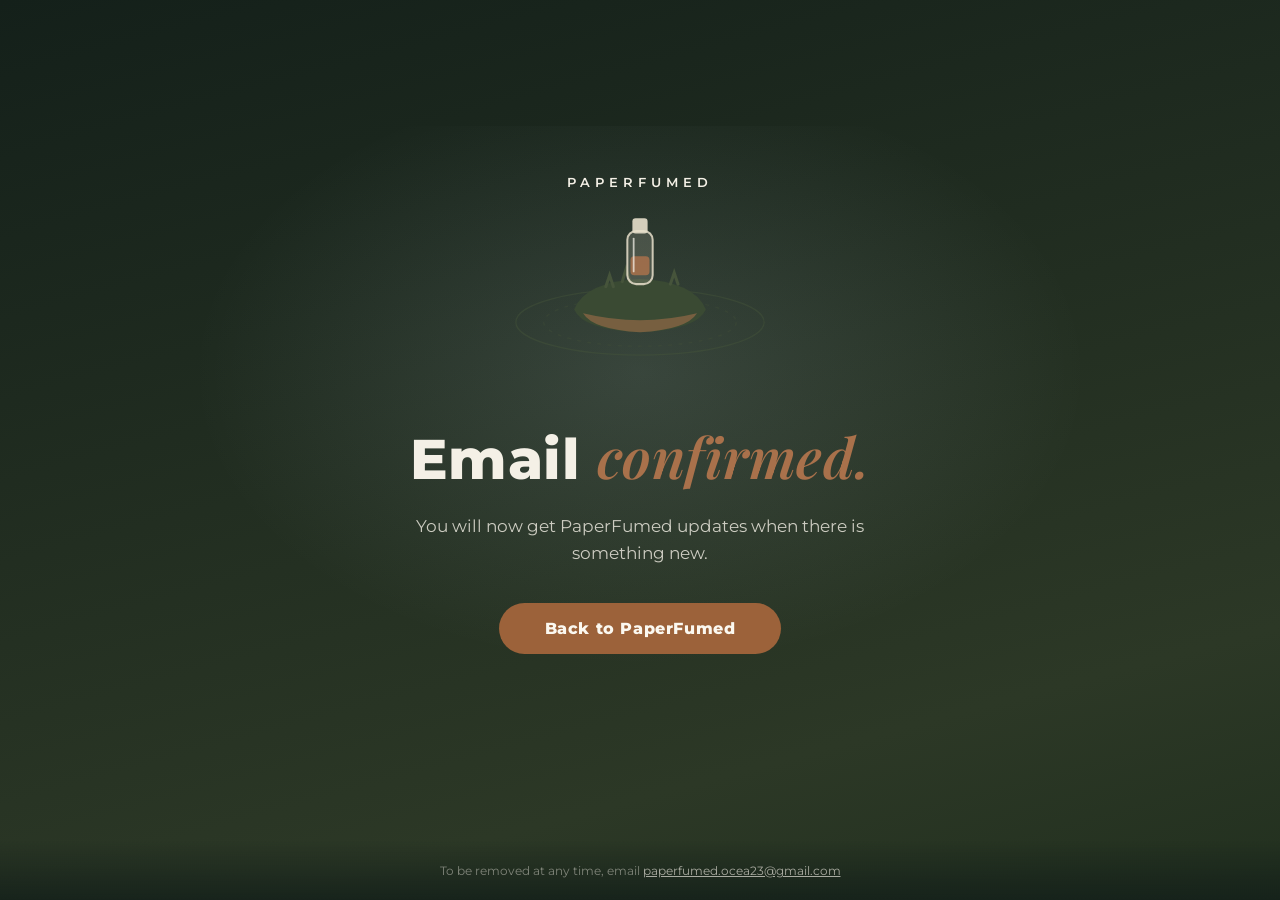
<file: confirmed.html>
<!DOCTYPE html>
<html lang="en">
<head>
<meta charset="UTF-8">
<meta name="viewport" content="width=device-width, initial-scale=1.0">
<title>Email confirmed &middot; PaperFumed</title>
<meta name="robots" content="noindex,nofollow">
<meta name="description" content="Email confirmed. You will now get PaperFumed updates when there is something new.">
<link rel="canonical" href="https://paperfumed.vercel.app/confirmed">
<meta name="color-scheme" content="dark">
<meta name="theme-color" content="#14201A">
<link rel="icon" href="/favicon.svg" type="image/svg+xml">
<link rel="icon" type="image/png" sizes="192x192" href="/icon-192.png">
<link rel="apple-touch-icon" href="/apple-touch-icon.png">
<link rel="preconnect" href="https://fonts.googleapis.com">
<link rel="preconnect" href="https://fonts.gstatic.com" crossorigin>
<link href="https://fonts.googleapis.com/css2?family=Montserrat:wght@400;600;800&family=Playfair+Display:ital,wght@1,600&display=swap" rel="stylesheet">
<style>
  *{box-sizing:border-box}
  body{margin:0;min-height:100vh;min-height:100svh;background:linear-gradient(165deg,#14201A 0%,#2C3826 78%,#22301f 100%);background-color:#14201A;font-family:'Montserrat',system-ui,sans-serif;display:flex;flex-direction:column;align-items:center;justify-content:center;}
  .glow{width:100%;display:flex;flex-direction:column;align-items:center;background:radial-gradient(ellipse 640px 420px at 50% 38%, rgba(214,233,245,.13), rgba(214,233,245,0) 70%);padding:48px 0 120px;}
  .wordmark{color:#F4F0E6;font-size:13px;letter-spacing:5px;letter-spacing:.38em;text-transform:uppercase;font-weight:600;padding-bottom:8px;}
  h1{font-weight:800;color:#F4F0E6;font-size:clamp(38px,6vw,56px);margin:30px 24px 0;text-align:center;letter-spacing:.5px;}
  h1 .accent{font-family:'Playfair Display',Georgia,serif;font-style:italic;font-weight:600;color:#A9714B;}
  p.sub{color:rgba(244,240,230,.8);font-size:17px;text-align:center;margin:20px 24px 0;max-width:520px;line-height:1.6;}
  .btn{margin-top:36px;}
  .btn a{display:inline-block;background:#9C623A;color:#FBF8F0;font-weight:800;font-size:16px;letter-spacing:.6px;text-decoration:none;padding:16px 46px;border-radius:999px;}
  .btn a:focus-visible{outline:3px solid #F4F0E6;outline-offset:3px;}
  .foot{position:fixed;bottom:0;width:100%;text-align:center;color:rgba(244,240,230,.45);font-size:12px;padding:22px;background:linear-gradient(transparent,rgba(20,32,26,.85));}
  .foot a{color:rgba(244,240,230,.65);}
</style>
</head>
<body>
<main class="glow">
  <div class="wordmark">PaperFumed</div>
  <svg width="300" height="190" viewBox="0 0 230 150" role="img" aria-label="A small floating island with a glass bottle on it" xmlns="http://www.w3.org/2000/svg">
    <ellipse cx="115" cy="98" rx="98" ry="26" fill="none" stroke="#46543B" stroke-opacity=".45" stroke-width="1"/>
    <ellipse cx="115" cy="98" rx="76" ry="19" fill="none" stroke="#46543B" stroke-opacity=".3" stroke-width="1" stroke-dasharray="3 5"/>
    <path d="M63 88 Q72 66 115 64 Q158 66 167 88 Q160 104 115 106 Q70 104 63 88 Z" fill="#3A4A33"/>
    <path d="M70 91 Q115 102 160 91 Q152 104 115 106 Q78 104 70 91 Z" fill="#A9714B" fill-opacity=".55"/>
    <path d="M88 70 l3 -9 l3 9 M101 66 l3 -10 l3 10 M139 68 l3 -9 l3 9" stroke="#46543B" stroke-width="2.4" fill="none" stroke-linecap="round"/>
    <rect x="105" y="26" width="20" height="42" rx="7" fill="rgba(231,223,203,.16)" stroke="#E7DFCB" stroke-opacity=".85" stroke-width="1.6"/>
    <rect x="109" y="16" width="12" height="12" rx="2.5" fill="#E7DFCB" fill-opacity=".9"/>
    <rect x="107.5" y="46" width="15" height="15" rx="3" fill="#A9714B" fill-opacity=".85"/>
    <line x1="110" y1="32" x2="110" y2="58" stroke="#FBF8F0" stroke-opacity=".7" stroke-width="1.4" stroke-linecap="round"/>
  </svg>
  <h1>Email <span class="accent">confirmed.</span></h1>
  <p class="sub">You will now get PaperFumed updates when there is something new.</p>
  <div class="btn"><a href="https://paperfumed.vercel.app/">Back to PaperFumed</a></div>
</main>
<footer class="foot">To be removed at any time, email <a href="mailto:paperfumed.ocea23@gmail.com">paperfumed.ocea23@gmail.com</a></footer>
</body>
</html>
</file>
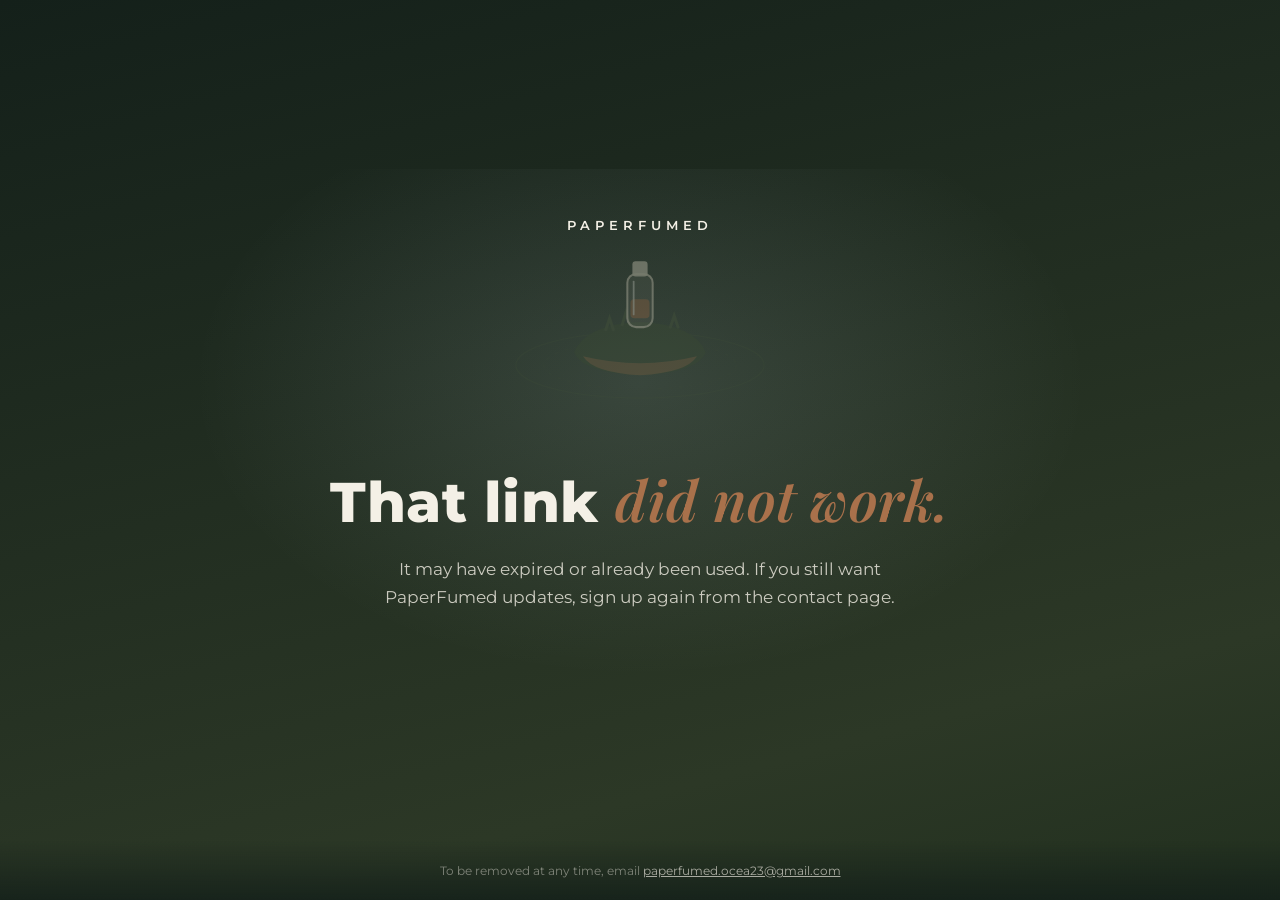
<file: link-expired.html>
<!DOCTYPE html>
<html lang="en">
<head>
<meta charset="UTF-8">
<meta name="viewport" content="width=device-width, initial-scale=1.0">
<title>Link expired &middot; PaperFumed</title>
<meta name="robots" content="noindex,nofollow">
<meta name="description" content="That link did not work. It may have expired or already been used.">
<link rel="canonical" href="https://paperfumed.vercel.app/link-expired">
<meta name="color-scheme" content="dark">
<meta name="theme-color" content="#14201A">
<link rel="icon" href="/favicon.svg" type="image/svg+xml">
<link rel="icon" type="image/png" sizes="192x192" href="/icon-192.png">
<link rel="apple-touch-icon" href="/apple-touch-icon.png">
<link rel="preconnect" href="https://fonts.googleapis.com">
<link rel="preconnect" href="https://fonts.gstatic.com" crossorigin>
<link href="https://fonts.googleapis.com/css2?family=Montserrat:wght@400;600;800&family=Playfair+Display:ital,wght@1,600&display=swap" rel="stylesheet">
<style>
  *{box-sizing:border-box}
  body{margin:0;min-height:100vh;min-height:100svh;background:linear-gradient(165deg,#14201A 0%,#2C3826 78%,#22301f 100%);background-color:#14201A;font-family:'Montserrat',system-ui,sans-serif;display:flex;flex-direction:column;align-items:center;justify-content:center;}
  .glow{width:100%;display:flex;flex-direction:column;align-items:center;background:radial-gradient(ellipse 640px 420px at 50% 38%, rgba(214,233,245,.13), rgba(214,233,245,0) 70%);padding:48px 0 120px;}
  .wordmark{color:#F4F0E6;font-size:13px;letter-spacing:5px;letter-spacing:.38em;text-transform:uppercase;font-weight:600;padding-bottom:8px;}
  h1{font-weight:800;color:#F4F0E6;font-size:clamp(38px,6vw,56px);margin:30px 24px 0;text-align:center;letter-spacing:.5px;}
  h1 .accent{font-family:'Playfair Display',Georgia,serif;font-style:italic;font-weight:600;color:#A9714B;}
  p.sub{color:rgba(244,240,230,.8);font-size:17px;text-align:center;margin:20px 24px 0;max-width:520px;line-height:1.6;}
  .btn{margin-top:36px;}
  .btn a{display:inline-block;background:#9C623A;color:#FBF8F0;font-weight:800;font-size:16px;letter-spacing:.6px;text-decoration:none;padding:16px 46px;border-radius:999px;}
  .btn a:focus-visible{outline:3px solid #F4F0E6;outline-offset:3px;}
  .foot{position:fixed;bottom:0;width:100%;text-align:center;color:rgba(244,240,230,.45);font-size:12px;padding:22px;background:linear-gradient(transparent,rgba(20,32,26,.85));}
  .foot a{color:rgba(244,240,230,.65);}
</style>
</head>
<body>
<main class="glow">
  <div class="wordmark">PaperFumed</div>
  <svg style="opacity:.38" width="300" height="190" viewBox="0 0 230 150" role="img" aria-label="A small floating island with a glass bottle on it" xmlns="http://www.w3.org/2000/svg">
    <ellipse cx="115" cy="98" rx="98" ry="26" fill="none" stroke="#46543B" stroke-opacity=".45" stroke-width="1"/>
    <ellipse cx="115" cy="98" rx="76" ry="19" fill="none" stroke="#46543B" stroke-opacity=".3" stroke-width="1" stroke-dasharray="3 5"/>
    <path d="M63 88 Q72 66 115 64 Q158 66 167 88 Q160 104 115 106 Q70 104 63 88 Z" fill="#3A4A33"/>
    <path d="M70 91 Q115 102 160 91 Q152 104 115 106 Q78 104 70 91 Z" fill="#A9714B" fill-opacity=".55"/>
    <path d="M88 70 l3 -9 l3 9 M101 66 l3 -10 l3 10 M139 68 l3 -9 l3 9" stroke="#46543B" stroke-width="2.4" fill="none" stroke-linecap="round"/>
    <rect x="105" y="26" width="20" height="42" rx="7" fill="rgba(231,223,203,.16)" stroke="#E7DFCB" stroke-opacity=".85" stroke-width="1.6"/>
    <rect x="109" y="16" width="12" height="12" rx="2.5" fill="#E7DFCB" fill-opacity=".9"/>
    <rect x="107.5" y="46" width="15" height="15" rx="3" fill="#A9714B" fill-opacity=".85"/>
    <line x1="110" y1="32" x2="110" y2="58" stroke="#FBF8F0" stroke-opacity=".7" stroke-width="1.4" stroke-linecap="round"/>
  </svg>
  <h1>That link <span class="accent">did not work.</span></h1>
  <p class="sub">It may have expired or already been used. If you still want PaperFumed updates, sign up again from the contact page.</p>
  
</main>
<footer class="foot">To be removed at any time, email <a href="mailto:paperfumed.ocea23@gmail.com">paperfumed.ocea23@gmail.com</a></footer>
</body>
</html>
</file>
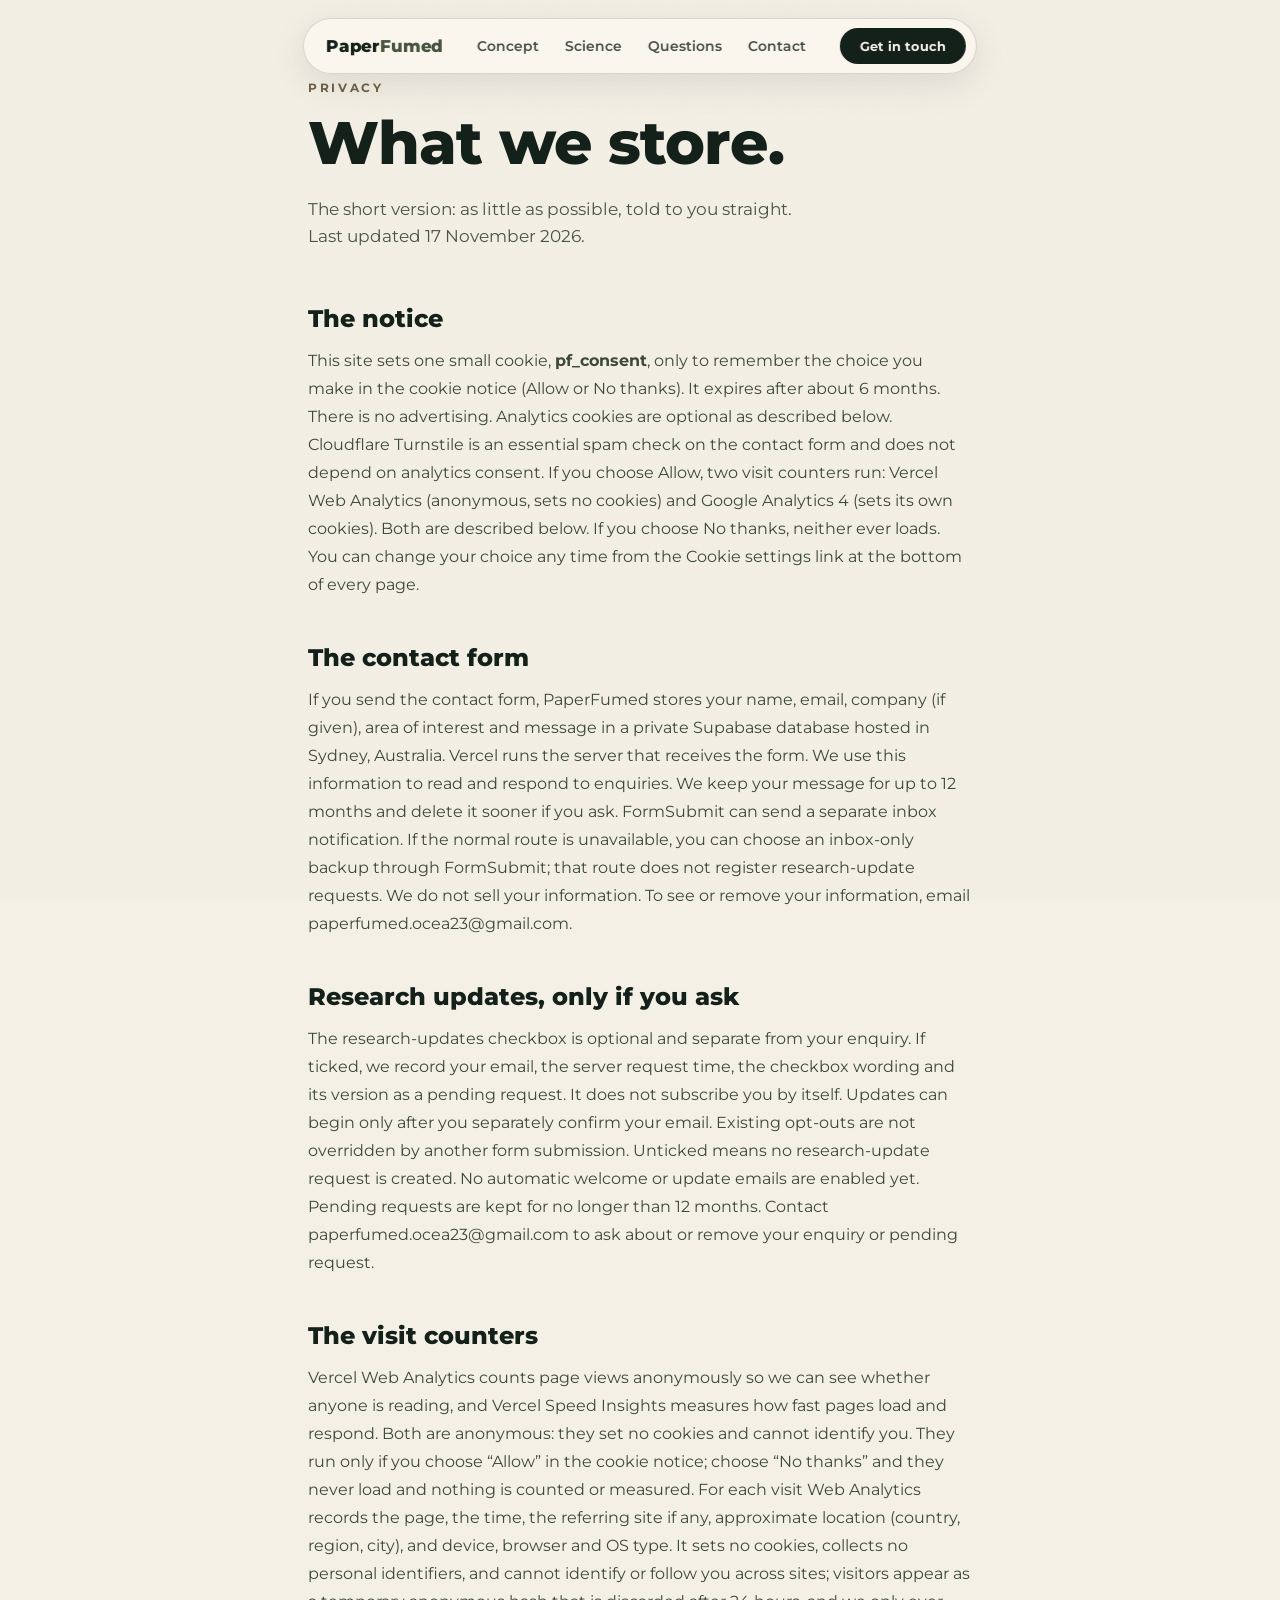
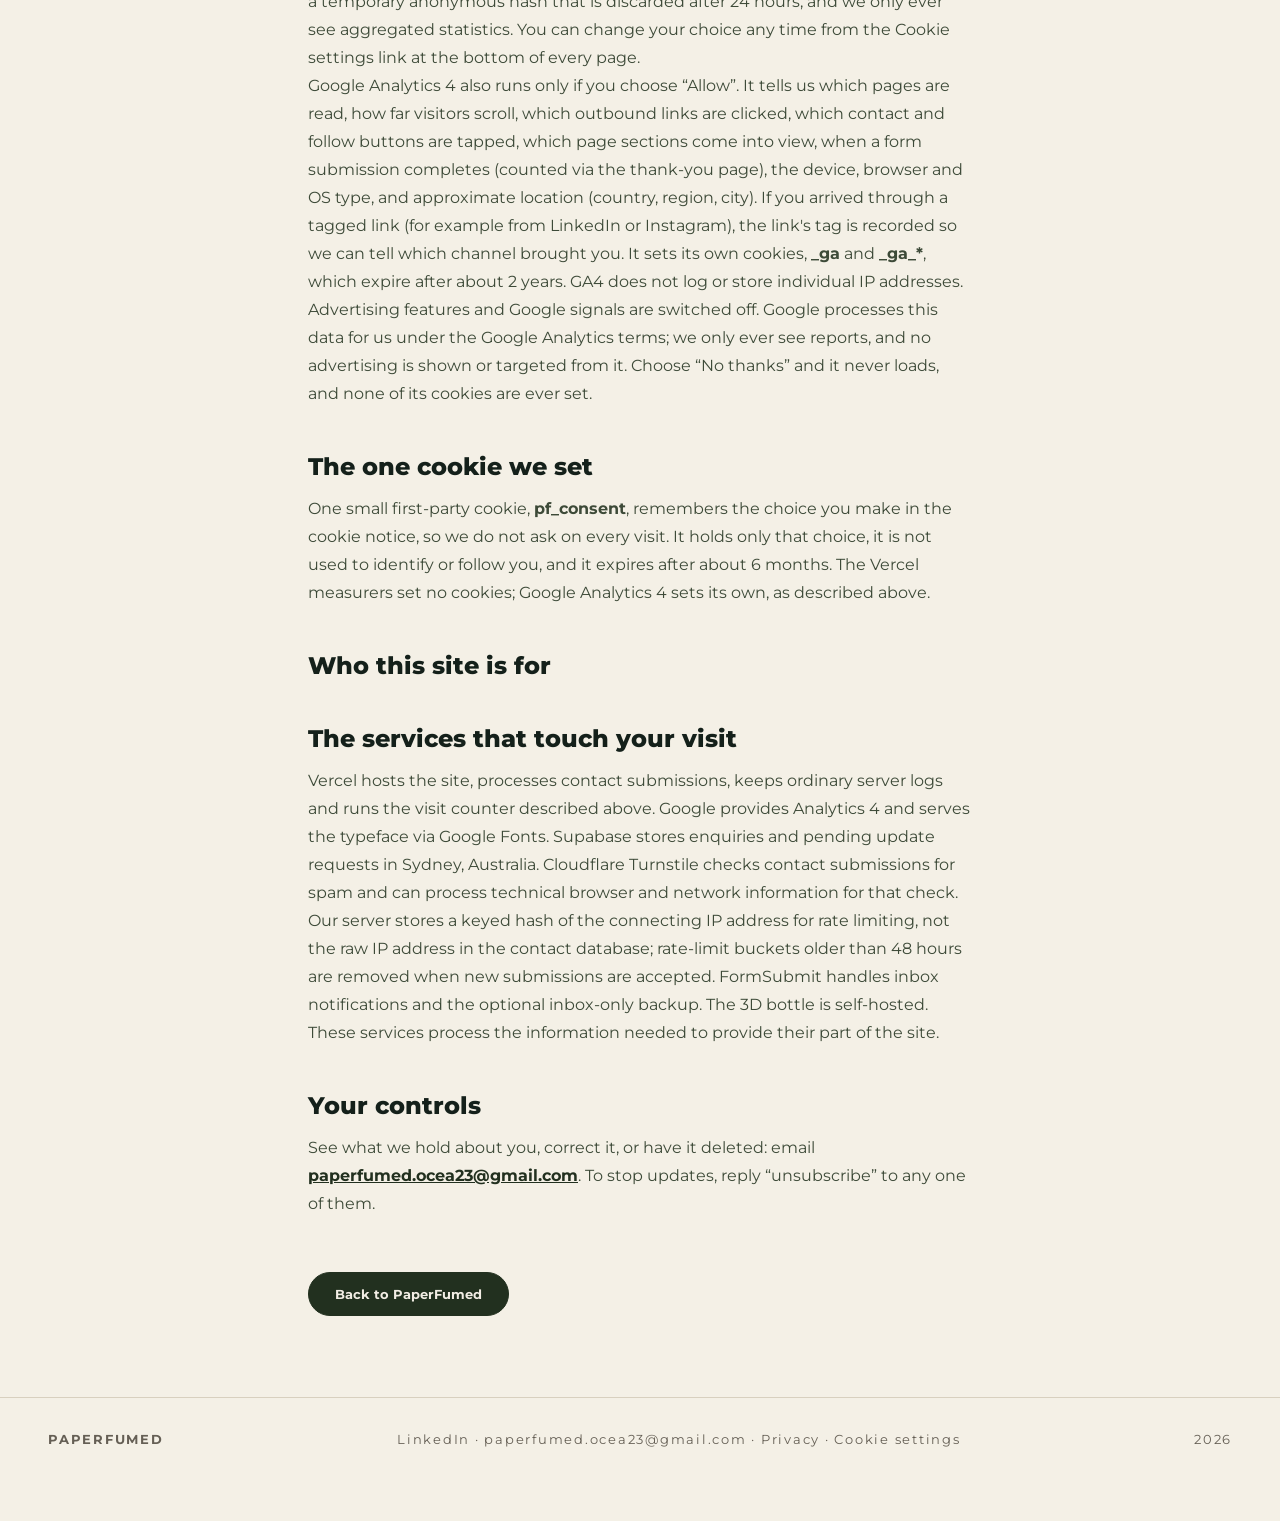
<file: privacy.html>
<!DOCTYPE html>
<html lang="en">
<head>
<meta charset="UTF-8">
<meta name="viewport" content="width=device-width, initial-scale=1.0">
<title>Privacy · PaperFumed</title>
<meta name="description" content="What PaperFumed stores: your cookie choice on your own device, your form message so we can respond, and research-update consent only if you ask. Optional visit counting, only if you allow it.">
<meta name="google-site-verification" content="Hcl2Nn9Ev7Kr6bgABZlpkPxtWmGOQ-QrAccmVXjXL7Y" />
<link rel="canonical" href="https://paperfumed.vercel.app/privacy">
<meta name="color-scheme" content="light">
<meta name="theme-color" content="#F4F0E6">
<link rel="icon" href="/favicon.svg" type="image/svg+xml">
<link rel="manifest" href="/site.webmanifest">
<meta property="og:site_name" content="PaperFumed">
<meta property="og:type" content="website">
<meta property="og:url" content="https://paperfumed.vercel.app/privacy">
<meta property="og:title" content="Privacy · PaperFumed">
<meta property="og:description" content="What PaperFumed stores: your cookie choice on your own device, your form message so we can respond, and research-update consent only if you ask.">
<meta property="og:image" content="https://paperfumed.vercel.app/og-image-v4.jpg">
<meta property="og:image:width" content="1200">
<meta property="og:image:height" content="630">
<meta name="twitter:card" content="summary_large_image">
<meta name="twitter:title" content="Privacy · PaperFumed">
<meta name="twitter:description" content="What PaperFumed stores: your cookie choice on your own device, your form message so we can respond, and research-update consent only if you ask.">
<meta name="twitter:image" content="https://paperfumed.vercel.app/og-image-v4.jpg">
<link rel="icon" type="image/png" sizes="192x192" href="/icon-192.png">
<link rel="apple-touch-icon" href="/apple-touch-icon.png">
<link rel="preconnect" href="https://formsubmit.co">
<link rel="preconnect" href="https://fonts.googleapis.com">
<link rel="preconnect" href="https://fonts.gstatic.com" crossorigin>
<link href="https://fonts.googleapis.com/css2?family=Montserrat:ital,wght@0,400;0,500;0,600;0,700;0,800;1,500;1,600&display=swap" rel="stylesheet">
<script type="application/ld+json">
{
 "@context":"https://schema.org",
 "@graph":[
 {"@type":"Organization","name":"PaperFumed","alternateName":["Paperfumed"],"url":"https://paperfumed.vercel.app/","sameAs":["https://www.linkedin.com/company/paperfumed"],"email":"paperfumed.ocea23@gmail.com"},
 {"@type":"WebSite","name":"PaperFumed","alternateName":["Paperfumed"],"url":"https://paperfumed.vercel.app/","description":"Exploring paper-based packaging for India. What the science says, and the questions still open.","inLanguage":"en"}
 ]
}
</script>
<style>
:root{
  --island-img:url("/assets/island-img.webp");
  --island-bottle:url("/assets/island-bottle.webp");
  --island-bloomed:url("/assets/island-bloomed.webp");
  --island-fraying:url("/assets/island-fraying.webp");
  --ink:#14201A; --moss:#46543B; --moss-deep:#2C3826; --cream:#F4F0E6;
  --sand:#E7DFCB; --sand-2:#EFE8D6; --clay:#A9714B; --paper:#FBF8F0;
  --line:rgba(20,32,26,.16); --ease:cubic-bezier(0.22,1,0.36,1);
}
*{margin:0;padding:0;box-sizing:border-box}
html{scroll-behavior:smooth}
body{font-family:'Montserrat',system-ui,sans-serif;background:var(--cream);color:var(--ink);-webkit-font-smoothing:antialiased;overflow-x:hidden}
::selection{background:var(--moss);color:var(--cream)}
img{display:block;max-width:100%}
a{color:inherit}
.wrap{width:min(1200px,100% - clamp(40px,10vw,128px));margin-inline:auto}
.eyebrow{font-size:12px;font-weight:700;letter-spacing:.22em;text-transform:uppercase;color:var(--moss)}
.skip{position:absolute;left:-9999px;top:0;background:var(--ink);color:var(--cream);padding:10px 16px;z-index:200;border-radius:0 0 8px 0}
.skip:focus{left:0}
:focus-visible{outline:2px solid var(--moss);outline-offset:3px;border-radius:4px}

html,body{overflow-x:clip}

/* ---------- nav ---------- */
.nav{position:fixed;top:18px;left:50%;transform:translateX(-50%);z-index:100;
  display:flex;align-items:center;gap:clamp(14px,3vw,34px);
  background:rgba(251,248,240,.88);backdrop-filter:blur(14px);-webkit-backdrop-filter:blur(14px);
  border:1px solid var(--line);border-radius:999px;padding:9px 10px 9px 22px;
  box-shadow:0 10px 34px rgba(20,32,26,.10);transition:box-shadow .4s var(--ease)}
.nav.scrolled{box-shadow:0 14px 44px rgba(20,32,26,.18)}
.nav .logo{font-weight:800;font-size:17px;letter-spacing:-.01em;text-decoration:none;white-space:nowrap}
.nav .logo em{font-style:normal;color:var(--moss)}
.nav .links{display:flex;gap:26px}
.nav .links a{font-size:13.5px;font-weight:600;text-decoration:none;opacity:.78;transition:opacity .25s}
.nav .links a:hover{opacity:1}
.nav .cta{background:var(--ink);color:var(--cream);font-size:13px;font-weight:700;text-decoration:none;
  padding:10px 20px;border-radius:999px;transition:transform .35s var(--ease),background .3s;white-space:nowrap}
.nav .cta:hover{background:var(--moss);transform:translateY(-1px)}

/* ---------- hero ---------- */
.hero{position:relative;min-height:100svh;overflow:hidden;
  background:url("/assets/hero-bg.jpg") center 38%/cover no-repeat #D6E9F5}
.hero::after{content:'';position:absolute;inset:0;pointer-events:none;
  background:linear-gradient(to bottom,rgba(244,240,230,0),rgba(244,240,230,0) 55%,rgba(244,240,230,.55) 86%,var(--cream) 100%)}
.hero-inner{position:relative;z-index:3;padding-top:clamp(120px,17vh,180px)}
.hero-inner::before{content:'';position:absolute;inset:-70px -60px;z-index:-1;pointer-events:none;background:radial-gradient(closest-side,rgba(255,255,255,.45),transparent)}
.hero h1{font-size:clamp(46px,7.2vw,104px);font-weight:800;line-height:1.0;letter-spacing:-.025em;max-width:9ch;text-shadow:0 1px 26px rgba(244,240,230,.5),0 0 3px rgba(244,240,230,.35)}
.hero h1 .accent{color:var(--moss)}
.hero .eyebrow{color:var(--ink);opacity:.72}
  .hero .sub{margin-top:26px;font-size:clamp(15px,1.4vw,18px);line-height:1.65;max-width:42ch;font-weight:500;opacity:.92;text-shadow:0 1px 18px rgba(255,255,255,.85),0 0 4px rgba(255,255,255,.5)}
.hero .cta-row{display:flex;align-items:center;gap:22px;margin-top:38px;flex-wrap:wrap}
.btn-ink{display:inline-flex;align-items:center;gap:10px;background:var(--ink);color:var(--cream);
  font-weight:700;font-size:14.5px;text-decoration:none;padding:16px 30px;border-radius:999px;
  transition:transform .35s var(--ease),background .3s}
.btn-ink:hover{background:var(--moss);transform:translateY(-2px)}
.btn-ink svg{transition:transform .35s var(--ease)}
.btn-ink:hover svg{transform:translateY(2px)}
.link-quiet{font-size:14px;font-weight:700;text-decoration:none;border-bottom:1.5px solid var(--ink);padding-bottom:3px;transition:color .3s,border-color .3s}
.link-quiet:hover{color:var(--moss);border-color:var(--moss)}
.hero .chips{display:flex;gap:10px;flex-wrap:wrap;margin-top:44px}
.chip{font-size:12.5px;font-weight:700;letter-spacing:.04em;padding:9px 16px;border-radius:999px;
  border:1px solid var(--line);background:rgba(251,248,240,.72);backdrop-filter:blur(6px)}
.chip b{color:var(--moss)}
.island-wrap{position:absolute;z-index:2;left:auto;right:-4vw;bottom:-8vh;width:clamp(540px,46vw,780px);pointer-events:none;will-change:transform}
.island-bob{animation:bob 7s ease-in-out infinite alternate;will-change:transform}
@keyframes bob{from{transform:translateY(-14px)}to{transform:translateY(12px)}}
.island-wrap img{width:100%;height:auto}
.isl-stack{position:relative;width:100%;aspect-ratio:1157/1003}
.isl-layer{position:absolute;inset:0;background:center/contain no-repeat;will-change:opacity,transform}
.isl-bottle{background-image:var(--island-bottle)}
.isl-bloomed{background-image:var(--island-bloomed);opacity:0}


.fchip{position:absolute;z-index:4;font-size:12.5px;font-weight:700;padding:10px 16px;border-radius:14px;
  background:rgba(251,248,240,.9);border:1px solid var(--line);box-shadow:0 12px 30px rgba(20,32,26,.12);
  backdrop-filter:blur(8px);will-change:transform}
.fchip small{display:block;font-weight:600;font-size:10.5px;letter-spacing:.12em;text-transform:uppercase;color:var(--moss);margin-bottom:3px}
.fchip-1{right:min(34vw,480px);top:30%;animation:bob 8s .6s ease-in-out infinite alternate}
.fchip-2{right:3vw;top:22%;animation:bob 6.4s 1.2s ease-in-out infinite alternate}
.fchip-3{right:min(44vw,620px);bottom:24%;animation:bob 7.4s .2s ease-in-out infinite alternate}
.scroll-hint{position:absolute;z-index:5;left:50%;transform:translateX(-50%);bottom:26px;
  display:flex;flex-direction:column;align-items:center;gap:10px;font-size:11px;font-weight:700;
  letter-spacing:.24em;text-transform:uppercase;opacity:.65}
.scroll-hint span{display:block;width:1.5px;height:44px;background:var(--ink);transform-origin:top;animation:line 2.2s var(--ease) infinite}
@keyframes line{0%{transform:scaleY(0)}45%{transform:scaleY(1);transform-origin:top}55%{transform:scaleY(1);transform-origin:bottom}100%{transform:scaleY(0);transform-origin:bottom}}

/* ---------- torn divider ---------- */
.torn{display:block;width:100%;height:70px;margin-top:-69px;position:relative;z-index:6}

/* ---------- manifesto ---------- */
.manifesto{background:var(--cream);padding:clamp(90px,14vh,160px) 0 clamp(80px,12vh,140px)}
.manifesto p{font-size:clamp(26px,3.4vw,50px);font-weight:600;line-height:1.42;letter-spacing:-.01em;max-width:22ch}
.manifesto .w{opacity:.12;transition:opacity .5s linear}
.manifesto .w.on{opacity:1}
.manifesto .do{color:var(--moss)}

/* ---------- stats ---------- */
.stats{background:var(--cream);padding-bottom:clamp(80px,12vh,150px)}
.stat-row{display:grid;grid-template-columns:minmax(200px,300px) 1fr;gap:clamp(24px,5vw,80px);
  padding:clamp(40px,6vh,64px) 0;border-top:1px solid var(--line);align-items:start}
.stat-val{font-size:clamp(54px,7.5vw,110px);font-weight:800;letter-spacing:-.04em;line-height:.95;white-space:nowrap}
.stat-val small{font-size:.32em;font-weight:700;letter-spacing:.02em;vertical-align:.9em;color:var(--moss)}
.stat-body h3{font-size:clamp(19px,1.9vw,24px);font-weight:700;line-height:1.45;max-width:34ch;margin-top:10px}
.stat-body .src{margin-top:16px;font-size:11.5px;font-weight:600;letter-spacing:.14em;text-transform:uppercase;opacity:.55}

/* ---------- product ---------- */
.product{background:var(--sand-2);padding:clamp(90px,13vh,150px) 0;border-top:1px solid var(--line)}
.prod-head{display:flex;justify-content:space-between;align-items:flex-end;gap:30px;flex-wrap:wrap}
.prod-head h2{font-size:clamp(34px,4.4vw,62px);font-weight:800;letter-spacing:-.025em;line-height:1.05;max-width:16ch;margin-top:14px}
.drag-hint{font-size:12px;font-weight:700;letter-spacing:.18em;text-transform:uppercase;opacity:.55;display:flex;align-items:center;gap:8px}
.strip{display:flex;gap:18px;overflow-x:auto;margin-top:54px;padding:10px clamp(20px,5vw,64px) 30px;
  cursor:grab;scrollbar-width:none;user-select:none;-webkit-user-select:none}
.strip::-webkit-scrollbar{display:none}
.strip.dragging{cursor:grabbing}
.panel{flex:0 0 min(400px,80vw);background:var(--paper);border:1px solid var(--line);border-radius:22px;
  padding:38px 34px;display:flex;flex-direction:column;min-height:420px;transition:transform .5s var(--ease)}
.panel:hover{transform:translateY(-6px)}
.panel .size{font-size:clamp(72px,7vw,104px);font-weight:800;letter-spacing:-.05em;line-height:1}
.panel .size small{font-size:.3em;font-weight:700;color:var(--moss);letter-spacing:0}
.panel .fmt{margin-top:8px;font-size:13px;font-weight:700;letter-spacing:.16em;text-transform:uppercase;color:var(--moss)}
.panel ul{list-style:none;margin-top:auto;padding-top:34px}
.panel li{display:flex;justify-content:space-between;gap:16px;padding:11px 0;border-top:1px solid var(--line);
  font-size:13.5px;font-weight:600}
.panel li span:last-child{opacity:.6;font-weight:600;text-align:right}
.checkline{display:flex;flex-wrap:wrap;gap:10px 26px;margin-top:26px;font-size:13.5px;font-weight:600}
.checkline span{display:inline-flex;align-items:center;gap:8px}
.checkline svg{flex:0 0 auto;color:var(--moss)}
.footnote{margin-top:14px;font-size:12px;opacity:.55}

/* ---------- science ---------- */
.science{background:var(--cream);padding:clamp(90px,13vh,150px) 0}
.science h2{font-size:clamp(34px,4.4vw,62px);font-weight:800;letter-spacing:-.025em;line-height:1.05;max-width:18ch;margin-top:14px}
.science .lede{margin-top:20px;font-size:16px;font-weight:500;opacity:.75;max-width:52ch;line-height:1.65}
.facts{margin-top:clamp(44px,7vh,80px)}
.fact{display:grid;grid-template-columns:90px 1fr;gap:clamp(20px,4vw,60px);padding:clamp(30px,4.5vh,48px) 0;border-top:1px solid var(--line)}
.fact:last-child{border-bottom:1px solid var(--line)}
.fact .idx{font-size:15px;font-weight:800;color:var(--moss);letter-spacing:.08em}
.fact h3{font-size:clamp(19px,2vw,26px);font-weight:800;letter-spacing:-.015em;max-width:30ch}
.fact p{margin-top:12px;font-size:15px;line-height:1.7;font-weight:500;opacity:.8;max-width:62ch}
.fact .src{margin-top:14px;font-size:11.5px;font-weight:600;letter-spacing:.14em;text-transform:uppercase;opacity:.5}

/* ---------- quote ---------- */
.quote{background:var(--moss-deep);color:var(--cream);padding:clamp(100px,16vh,180px) 0;text-align:center}
.quote blockquote{font-size:clamp(26px,3.6vw,52px);font-weight:600;font-style:italic;line-height:1.4;letter-spacing:-.01em;max-width:24ch;margin-inline:auto}
.quote cite{display:block;margin-top:34px;font-style:normal;font-size:12.5px;font-weight:700;letter-spacing:.22em;text-transform:uppercase;opacity:.6}

/* ---------- ban ---------- */
.ban{background:var(--sand);padding:clamp(70px,10vh,110px) 0;border-top:1px solid var(--line)}
.ban .inner{display:flex;justify-content:space-between;align-items:center;gap:34px;flex-wrap:wrap}
.ban h2{font-size:clamp(22px,2.6vw,34px);font-weight:800;letter-spacing:-.02em;line-height:1.25;max-width:26ch}
.ban h2 span{color:var(--clay)}
.ban .meta{font-size:12.5px;font-weight:600;letter-spacing:.1em;text-transform:uppercase;opacity:.6;line-height:2}

/* ---------- contact ---------- */
.contact{background:var(--cream);padding:clamp(90px,13vh,150px) 0}
.contact-grid{display:grid;grid-template-columns:1fr 1fr;gap:clamp(40px,6vw,90px);align-items:start}
.contact h2{font-size:clamp(34px,4.2vw,58px);font-weight:800;letter-spacing:-.025em;line-height:1.08;margin-top:14px}
.contact .lede{margin-top:22px;font-size:15.5px;line-height:1.7;font-weight:500;opacity:.8;max-width:44ch}
.contact .direct{margin-top:30px;font-size:14.5px;font-weight:700}
.contact .direct a{color:var(--moss);text-decoration:none;border-bottom:1.5px solid var(--moss);padding-bottom:2px}
.contact .locale{margin-top:18px;font-size:12px;font-weight:700;letter-spacing:.18em;text-transform:uppercase;opacity:.5}
.form-panel{background:var(--paper);border:1px solid var(--line);border-radius:22px;padding:clamp(28px,3.4vw,44px);position:relative}
.field{margin-bottom:20px}
.field label{display:block;font-size:11.5px;font-weight:700;letter-spacing:.16em;text-transform:uppercase;margin-bottom:9px;color:var(--moss)}
.field input,.field select,.field textarea{width:100%;font:inherit;font-size:15px;font-weight:500;color:var(--ink);
  background:var(--cream);border:1px solid var(--line);border-radius:12px;padding:14px 16px;transition:border-color .3s,box-shadow .3s;appearance:none}
.field textarea{min-height:120px;resize:vertical}
.field select{background-image:url("data:image/svg+xml,%3Csvg xmlns='http://www.w3.org/2000/svg' width='12' height='8'%3E%3Cpath d='M1 1l5 5 5-5' fill='none' stroke='%2346543B' stroke-width='2' stroke-linecap='round'/%3E%3C/svg%3E");background-repeat:no-repeat;background-position:right 16px center}
.field input:focus,.field select:focus,.field textarea:focus{outline:none;border-color:var(--moss);box-shadow:0 0 0 3px rgba(70,84,59,.15)}
.hp{position:absolute;left:-9999px;width:1px;height:1px;opacity:0}
.submit{width:100%;background:var(--ink);color:var(--cream);font:inherit;font-weight:700;font-size:15px;
  border:none;border-radius:999px;padding:17px;cursor:pointer;transition:background .3s,transform .35s var(--ease)}
.submit:hover{background:var(--moss);transform:translateY(-2px)}
.privacy{margin-top:16px;font-size:12px;line-height:1.6;opacity:.6}
.privacy a{color:inherit}
.form-error{display:none;margin-top:14px;font-size:13.5px;font-weight:600;color:#8C4A2F}
.form-error.show{display:block}
.form-error a{color:inherit}
/* receipt */
.receipt-slot{display:none;margin-top:8px}
.receipt-slot.show{display:block}
.slot-bar{height:10px;border-radius:6px;background:var(--ink);width:min(360px,90%);margin-inline:auto;position:relative;z-index:2;box-shadow:0 4px 14px rgba(20,32,26,.3)}
.slot-window{overflow:hidden;height:0;transition:height .3s;padding-top:6px}
.slot-window.open{height:420px}
.receipt{width:min(340px,86%);margin:0 auto;background:#fff;color:#222;padding:26px 24px 20px;position:relative;
  box-shadow:0 18px 44px rgba(20,32,26,.22);transform:translateY(105%);font-size:12.5px;line-height:1.75}
.slot-window.open .receipt{animation:print 1.5s var(--ease) .1s forwards}
@keyframes print{from{transform:translateY(105%)}to{transform:translateY(0)}}
.receipt::after{content:'';position:absolute;left:0;right:0;bottom:-9px;height:10px;
  background:linear-gradient(-45deg,transparent 8px,#fff 0) 0 0/16px 16px repeat-x,
             linear-gradient(45deg,transparent 8px,#fff 0) 8px 0/16px 16px repeat-x}
.receipt .r-brand{text-align:center;font-weight:800;font-size:15px;letter-spacing:.28em;text-transform:uppercase}
.receipt .r-big{text-align:center;font-weight:800;font-size:17px;letter-spacing:.06em;margin:14px 0 4px;color:var(--moss)}
.receipt .r-sub{text-align:center;font-size:11.5px;opacity:.7;margin-bottom:12px}
.receipt hr{border:none;border-top:1.5px dashed #999;margin:12px 0}
.receipt .r-row{display:flex;justify-content:space-between;font-size:12px;font-weight:600}
.receipt .r-thanks{text-align:center;margin-top:12px;font-weight:700}

/* ---------- footer ---------- */
footer{background:var(--cream);padding:clamp(60px,9vh,110px) 0 40px;overflow:hidden}
.foot-mark{font-size:clamp(60px,13.5vw,208px);font-weight:800;letter-spacing:-.045em;line-height:.92;
  text-align:center;user-select:none;color:var(--ink)}
.foot-mark em{font-style:normal;color:var(--moss)}
.foot-row{display:flex;justify-content:space-between;align-items:center;gap:18px;flex-wrap:wrap;
  margin-top:clamp(36px,6vh,64px);padding-top:26px;border-top:1px solid var(--line);
  font-size:12.5px;font-weight:600}
.foot-row a{text-decoration:none;opacity:.7;transition:opacity .25s}
.foot-row a:hover{opacity:1;color:var(--moss)}
.foot-links{display:flex;gap:26px;flex-wrap:wrap}
.credits{margin-top:18px;text-align:center;font-size:10.5px;letter-spacing:.06em;opacity:.4}

/* ---------- reveal ---------- */
.reveal{opacity:0;transform:translateY(30px);transition:opacity .9s var(--ease),transform .9s var(--ease)}
.reveal.in{opacity:1;transform:none}

.island-far{display:none;z-index:1}
.island-img{width:100%;aspect-ratio:1144/597;background:var(--island-img) center/contain no-repeat}
body::after{content:"";position:fixed;inset:0;z-index:60;pointer-events:none;opacity:.05;mix-blend-mode:multiply;
  background-image:url("data:image/svg+xml,%3Csvg xmlns='http://www.w3.org/2000/svg' width='240' height='240'%3E%3Cfilter id='n'%3E%3CfeTurbulence type='fractalNoise' baseFrequency='.9' numOctaves='2'/%3E%3C/filter%3E%3Crect width='240' height='240' filter='url(%23n)'/%3E%3C/svg%3E")}
.week-ticker{position:absolute;z-index:5;right:6vw;bottom:52vh;font-size:11.5px;font-weight:700;letter-spacing:.22em;
  color:var(--ink);opacity:.75;font-variant-numeric:tabular-nums}
.week-ticker::after{content:"";display:block;height:1.5px;background:var(--ink);opacity:.4;margin-top:6px;
  width:calc(var(--p,0)*100%);transition:width .2s linear}
.isl-fraying{background-image:var(--island-fraying);opacity:0}
.chips-label{font-size:10.5px;font-weight:700;letter-spacing:.22em;text-transform:uppercase;color:var(--moss);opacity:.85;margin:26px 0 10px}
.intro{padding:110px 0 30px;text-align:center}
.intro p{max-width:620px;margin:0 auto;font-size:19px;line-height:1.75;color:var(--ink)}
.intro p b{font-weight:700}
.doorways{padding:60px 0 90px}
.door-grid{display:grid;grid-template-columns:repeat(3,1fr);gap:44px}
.door h3{font-size:17px;font-weight:800;text-transform:uppercase;letter-spacing:.06em;text-decoration:underline;text-underline-offset:5px;text-decoration-thickness:1.5px;margin-bottom:14px}
.door p{font-size:15px;line-height:1.7;color:var(--ink);opacity:.85;margin-bottom:14px}
.door a{font-size:13px;font-weight:700;letter-spacing:.14em;text-transform:uppercase;color:var(--moss);text-decoration:underline;text-underline-offset:4px}
.checkline-lede{font-size:12px;font-weight:700;letter-spacing:.18em;text-transform:uppercase;color:var(--moss);margin:34px 0 14px}
.questions{padding:90px 0;background:var(--sand,#E9E2D2)}
.questions h2{font-size:clamp(26px,3.4vw,40px);margin-bottom:8px}
.questions .lede{max-width:560px;margin-bottom:40px}
.q-grid{display:grid;grid-template-columns:repeat(2,1fr);gap:22px}
.q-item{background:var(--cream);border-radius:16px;padding:24px 26px}
.q-item h4{font-size:15.5px;font-weight:800;margin-bottom:8px}
.q-item p{font-size:14px;line-height:1.65;opacity:.8}
/* ---------- responsive ---------- */
@media(max-width:960px){
  .contact-grid{grid-template-columns:1fr}
  .island-wrap{left:-26vw;right:auto;width:min(64vw,420px);bottom:-8vh;opacity:.97}
  .fchip{display:none}
  .stat-row{grid-template-columns:1fr;gap:14px}
}
@media(max-width:900px){
  .door-grid{grid-template-columns:1fr;gap:34px}
  .q-grid{grid-template-columns:1fr}
}
@media(max-width:720px){
  .hero{background:linear-gradient(to bottom,#A8CDE6 0%,#DCECF5 48%,rgba(244,240,230,.9) 82%,var(--cream) 100%)}
  .island-far{display:block;left:-18vw;top:9vh;width:52vw;opacity:.85;filter:blur(1.5px)}
  .island-wrap{left:auto;right:-30vw;bottom:-7vh;width:92vw;opacity:.98}
  .nav{top:10px;flex-wrap:wrap;row-gap:6px;padding:9px 12px 9px 20px}
  .nav .links{display:flex;order:3;flex:1 1 100%;justify-content:center;gap:4px;overflow-x:auto}
  .nav .links a{font-size:13px;padding:11px 12px;border-radius:999px;background:rgba(92,110,74,.10);white-space:nowrap}
  .reveal{transform:translateY(16px);transition:opacity .55s var(--ease),transform .55s var(--ease)}
  .prob-nums .s{font-size:12px}
  footer a{display:inline-block;padding:9px 4px}
  .hero h1{text-wrap:balance}
  .nav .cta{padding:12px 20px}
  .cta-row a:not(.btn-ink){display:inline-flex;align-items:center;min-height:44px;padding:6px 8px}
  .manifesto .w{transition:none;opacity:1}
  .cookie-banner{padding:16px 16px 14px;bottom:12px}
  .cookie-banner p{font-size:13px;line-height:1.5}
  .cookie-banner .cb-btn{padding:13px 0;min-height:48px}
  .cookie-banner .cb-plane{animation:none}
  .hero-inner{padding-top:150px}
  .hero .chips{max-width:70%}
  .fact{grid-template-columns:1fr;gap:8px}
  .scroll-hint{display:none}
}
@media(prefers-reduced-motion:reduce){
  *,*::before,*::after{animation:none!important;transition:none!important}
  .reveal{opacity:1;transform:none}
  .manifesto .w{opacity:1}
  html{scroll-behavior:auto}
}

/* ==== v8 additions ==== */
.foot-min{font-size:12.5px !important;letter-spacing:.12em}
.foot-min a{color:#4a5546}
.links a.act{text-decoration:underline;text-underline-offset:5px}
.chips-label{font-size:12px !important;color:#4a5546 !important;opacity:1 !important}
@media(min-width:901px){.hero{padding-bottom:90px}}
.kicker{font-size:12px;letter-spacing:.22em;font-weight:700;color:#6f6248;text-transform:uppercase;margin-bottom:16px}
.pg-h1{font-size:60px;font-weight:800;line-height:1.05;letter-spacing:-.015em;margin:0}
.pg-sub{font-size:17px;line-height:1.6;color:#4a5546;max-width:520px;margin:22px 0 0}
.pill{display:inline-block;padding:13px 26px;border:1.5px solid #22301f;border-radius:999px;font-size:13px;font-weight:700;color:#22301f;text-decoration:none;transition:background .2s,color .2s}
.pill:hover{background:#22301f;color:#f2ede4}
.pill.dark{background:#22301f;color:#f2ede4}
.pill.dark:hover{background:#33422d}
.intro-line{text-align:center;padding:110px 24px 90px;font-size:26px;line-height:1.55;font-weight:500;color:#33422d;max-width:860px;margin:0 auto}
.intro-line b{font-weight:800;color:#22301f}
.founder-band{background:#e9e2d2;padding:110px 24px;text-align:center}
.founder-text{font-size:31px;font-weight:700;line-height:1.6;max-width:980px;margin:0 auto;color:#22301f}
.founder-text .w{opacity:.14;transition:opacity .45s ease}
.founder-text .w.on{opacity:1}
.founder-sig{margin-top:34px;font-size:15px;font-weight:800;letter-spacing:.06em}
.draft-mark{margin-top:14px;font-size:11px;letter-spacing:.2em;color:#676157}
.teaser{display:flex;align-items:center;gap:72px;padding:88px 0;border-top:1px solid #d8d0bf}
.teaser.rev{flex-direction:row-reverse}
.teaser-img{width:52%;border-radius:28px;overflow:hidden;flex:none}
.teaser-img img{width:100%;display:block}
.teaser h2{font-size:52px;font-weight:800;line-height:1.08;letter-spacing:-.01em;margin:0 0 18px}
.teaser .pg-sub{margin:0 0 30px}
.photo-band{height:440px;overflow:hidden}
.photo-band img{width:100%;height:100%;object-fit:cover;display:block}
.band-round{height:400px;overflow:hidden;border-radius:28px;margin:56px 0}
.band-round img{width:100%;height:100%;object-fit:cover;display:block}
.quote-band{background:#22301f;color:#f2ede4;text-align:center;padding:110px 48px}
.quote-band .q{font-size:34px;font-style:normal;font-weight:700;line-height:1.4;max-width:840px;margin:0 auto}
.quote-band .c{font-size:12px;letter-spacing:.22em;color:#a9b39f}
.collab{text-align:center;padding:96px 24px 8px;max-width:1000px;margin:0 auto}
.collab .roles{display:flex;justify-content:center;gap:64px;font-size:22px;font-weight:800;flex-wrap:wrap}
.collab .note{margin-top:18px;font-size:15px;color:#4a5546}
.contact-top{display:flex;align-items:center;gap:72px;padding:64px 0 56px}
.contact-top .ct-text{flex:1}
.contact-top h2{font-size:44px;font-weight:800;line-height:1.1;margin:0 0 16px}
.contact-top .ct-img{width:44%;border-radius:28px;overflow:hidden;flex:none}
.contact-top .ct-img img{width:100%;display:block}
.contact-grid{display:flex;gap:72px;align-items:flex-start;padding-bottom:110px}
.contact-grid .form-panel{flex:1}
.contact-grid .receipt-slot{width:44%}
.imgband{border-radius:28px;overflow:hidden;margin:56px 0}
.imgband img{width:100%;display:block}
.fact{display:flex;gap:40px;padding:38px 0;border-bottom:1px solid #d8d0bf;align-items:baseline}
.fact .num{font-size:14px;font-weight:800;color:#8a7a5c}
.fact .txt{font-size:26px;font-weight:700;line-height:1.3}
.fact .src{font-size:12.5px;letter-spacing:.14em;color:#5f5b4d;margin-top:10px;font-weight:700}
.stats-row{display:flex;gap:60px;text-align:center;padding:80px 0;justify-content:center;flex-wrap:wrap}
.stats-row .big{font-size:64px;font-weight:800}
.stats-row .lbl{font-size:13px;color:#4a5546;margin-top:8px}
.qgrid{display:grid;grid-template-columns:1fr 1fr;gap:24px;padding-bottom:60px}
.qcard{background:#e9e2d2;border-radius:24px;padding:40px}
.qcard h2{font-size:24px;font-weight:800;line-height:1.25;margin:0 0 14px}
.qcard p{font-size:15px;line-height:1.6;color:#4a5546;margin:0}
.pg-wrap{max-width:1240px;margin:0 auto;padding:80px 48px 0}
.foot-min{display:flex;justify-content:space-between;align-items:center;gap:20px;padding:34px 48px;font-size:12px;letter-spacing:.14em;color:#655f55;border-top:1px solid #d8d0bf;flex-wrap:wrap}
.foot-min a{color:#655f55;text-decoration:none}
.foot-min a:hover{color:#22301f}
@media(max-width:900px){
 .teaser,.contact-top,.contact-grid{flex-direction:column;gap:36px}
 .teaser.rev{flex-direction:column}
 .teaser-img,.contact-top .ct-img,.contact-grid .receipt-slot{width:100%}
 .teaser h2{font-size:36px}
 .pg-h1{font-size:40px}
 .founder-text{font-size:23px}
 .intro-line{font-size:20px;padding:80px 24px 60px}
 .quote-band .q{font-size:26px}
 .photo-band{height:280px}
 .band-round{height:240px}
 .qgrid{grid-template-columns:1fr}
 .collab .roles{gap:24px;font-size:17px;flex-direction:column}
 .fact .txt{font-size:20px}
 .stats-row .big{font-size:44px}
  .pg-wrap{padding:112px 24px 0}
 .spec-grid{grid-template-columns:1fr !important}
 .foot-min{padding:28px 24px;justify-content:center;text-align:center}
}

.cookie-banner{position:fixed;left:50%;bottom:22px;transform:translate(-50%,140%);width:min(560px,calc(100vw - 32px));background:#faf6ec;border:1px solid #e2d9c4;border-radius:18px;box-shadow:0 18px 50px rgba(34,48,31,.16);padding:22px 24px 18px;z-index:900;transition:transform .6s cubic-bezier(.22,1,.36,1);color:#22301f}
.cookie-banner.show{transform:translate(-50%,0)}
.cookie-banner .cb-top{display:flex;gap:14px;align-items:flex-start}
.cookie-banner .cb-plane{flex:none;width:30px;height:30px;margin-top:2px;animation:cbfloat 3.2s ease-in-out infinite}
@keyframes cbfloat{0%,100%{transform:translateY(0) rotate(-6deg)}50%{transform:translateY(-5px) rotate(4deg)}}
.cookie-banner h2{font-size:15px;font-weight:800;letter-spacing:.04em;margin:0 0 6px;text-transform:uppercase}
.cookie-banner p{font-size:14.5px;line-height:1.55;margin:0;color:#3d4a38;font-weight:500}
.cookie-banner .cb-why{display:none;margin-top:10px;padding:10px 12px;background:#f1ead8;border-radius:10px;font-size:13px;line-height:1.5;color:#4a5741}
.cookie-banner .cb-why.open{display:block}
.cookie-banner .cb-row{display:flex;align-items:center;gap:10px;margin-top:14px}
.cookie-banner .cb-btn{flex:1;border:1px solid #22301f;border-radius:999px;padding:11px 0;font-family:inherit;font-size:13.5px;font-weight:700;letter-spacing:.05em;cursor:pointer;transition:transform .15s ease,background .2s ease}
.cookie-banner .cb-btn:hover{transform:translateY(-1px)}
.cookie-banner .cb-allow{background:#22301f;color:#f7f2e7}
.cookie-banner .cb-allow:hover{background:#2e4030}
.cookie-banner .cb-deny{background:transparent;color:#22301f}
.cookie-banner .cb-deny:hover{background:#efe8d6}
.cookie-banner .cb-link{background:none;border:none;font-family:inherit;font-size:12px;font-weight:700;letter-spacing:.08em;color:#7a8a6d;cursor:pointer;text-transform:uppercase;padding:6px 2px}
.cookie-banner .cb-link:hover{color:#5c6e4a}
@media (prefers-reduced-motion: reduce){.cookie-banner{transition:none}.cookie-banner .cb-plane{animation:none}}
@media(max-width:600px){.cookie-banner .cb-row{flex-wrap:wrap}.cookie-banner .cb-btn{flex:1 1 40%}.cookie-banner .cb-link{flex:1 1 100%;text-align:center}}
.noclaim{text-align:center;font-size:13px;letter-spacing:.03em;color:#7a8a6d;font-weight:600;margin:-58px auto 66px;max-width:660px;padding:0 24px;line-height:1.7}
.noclaim .upd{display:block;margin-top:8px;font-size:11px;letter-spacing:.16em;text-transform:uppercase;color:#676157}
.field.consent{margin-top:2px}
.consent-label{display:flex;gap:12px;align-items:flex-start;font-size:13.5px;line-height:1.55;color:#3d4a38;font-weight:500;cursor:pointer}
.consent-label input{flex:none;width:18px;height:18px;margin-top:2px;accent-color:#5c6e4a;cursor:pointer}
.privacy a{color:#5c6e4a;font-weight:700}
@media(max-width:900px){.noclaim{margin:-40px auto 52px}}

.tag{display:inline-block;font-size:10.5px;letter-spacing:.15em;font-weight:700;text-transform:uppercase;padding:5px 13px;border:1px solid #c3b89f;border-radius:999px;color:#6f6248;margin-bottom:16px}
.sec{padding:66px 0 60px;border-top:1px solid #d8d0bf;max-width:760px}
.sec .snum{font-size:13px;font-weight:800;color:#676157;letter-spacing:.24em;margin-bottom:12px}
.sec h2{font-size:34px;font-weight:800;line-height:1.15;margin:0 0 8px}
.sec .why{font-size:13px;letter-spacing:.04em;color:#635e54;font-weight:600;margin:0 0 22px}
.sec p.body,.sec li{font-size:16.5px;line-height:1.8;color:#3d4a38}
.sec ul{margin:6px 0 0;padding-left:20px}
.sec li{margin-bottom:10px}
.srcs{margin-top:64px;padding:30px 0 0;border-top:1px solid #d8d0bf;font-size:13.5px;line-height:2;color:#5f5b4d}
.srcs b{font-size:11px;letter-spacing:.18em;color:#6f6248;text-transform:uppercase;display:block;margin-bottom:8px}
.srcs a{color:#33422f;font-weight:600}
.qx{border-top:1px solid #d8d0bf}
.qx summary{cursor:pointer;list-style:none;padding:30px 0;display:flex;justify-content:space-between;align-items:baseline;gap:24px}
.qx summary::-webkit-details-marker{display:none}
.qx summary h2{font-size:22px;font-weight:800;line-height:1.3;margin:0;flex:1}
.qx summary .plus{font-size:26px;font-weight:400;color:#6f6248;flex:none;transition:transform .25s}
.qx[open] summary .plus{transform:rotate(45deg)}
.qx .qx-body{padding:0 0 32px;max-width:700px}
.qx .qx-body p{font-size:15.5px;line-height:1.75;color:#3d4a38;margin:0 0 12px}
.qx .qx-body .lbl{font-size:11px;font-weight:800;letter-spacing:.14em;color:#6f6248;text-transform:uppercase}
.prob-band{background:#22301f;color:#f2ede4;padding:96px 24px;text-align:center}
.prob-band .kicker{color:#a9b79b}
.prob-nums{display:flex;justify-content:center;gap:72px;flex-wrap:wrap;margin-top:44px}
.prob-nums .n{font-size:52px;font-weight:800;line-height:1;color:#f2ede4}
.prob-nums .l{font-size:13px;letter-spacing:.06em;color:#b7c2a8;margin-top:10px;max-width:220px;font-weight:600;margin-left:auto;margin-right:auto}
.prob-nums .s{font-size:10.5px;letter-spacing:.14em;color:#8a9a7c;margin-top:8px;text-transform:uppercase}
.how-band{padding:92px 24px;text-align:center}
.how-band p.hl{font-size:23px;line-height:1.6;font-weight:600;color:#33422d;margin:0 auto;max-width:760px}
.imgcap{font-size:12.5px;letter-spacing:.1em;color:#6e6759;font-weight:600;text-transform:uppercase;margin:12px 0 60px}
@media(max-width:900px){.prob-nums{gap:38px}.prob-nums .n{font-size:38px}.sec h2{font-size:27px}}

/* ---------- mobile layout (393 reference) ---------- */
.nav .menu-btn{display:none}
@media(max-width:720px){
  .nav{top:12px;left:16px;right:16px;width:auto;transform:none;height:56px;flex-wrap:nowrap;align-items:center;justify-content:space-between;gap:8px;padding:0 6px 0 18px;border-radius:28px}
  .nav .logo{font-size:17px}
  .nav .cta{margin-left:auto;padding:0 16px;min-height:44px;display:inline-flex;align-items:center}
  .nav .menu-btn{display:inline-flex;align-items:center;justify-content:center;width:44px;height:44px;border:0;border-radius:50%;background:transparent;color:var(--ink);cursor:pointer;padding:0}
  .nav .menu-btn svg{width:22px;height:22px}
  .nav .links{display:none;position:absolute;top:64px;left:0;right:0;order:0;flex:none;flex-direction:column;gap:0;overflow:visible;padding:8px;background:rgba(251,248,240,.98);border:1px solid var(--line);border-radius:22px;box-shadow:0 14px 44px rgba(20,32,26,.18)}
  .nav.open .links{display:flex}
  .nav .links a{display:flex;align-items:center;min-height:44px;padding:0 14px;font-size:15px;background:none;border-radius:12px;opacity:1}
  .hero{min-height:0;padding-bottom:32px}
  .hero-inner{padding-top:96px}
  .hero h1{font-size:36px;line-height:1.1;letter-spacing:-1px}
  .island-wrap{position:relative;inset:auto;left:auto;right:auto;bottom:auto;width:100%;max-width:353px;margin:20px auto 0;transform:none!important;opacity:1}
  .island-wrap .island-bob{animation:none!important;transform:none!important}
  .island-far,.fchip{display:none!important}
  .scroll-hint{display:none}
  main,.page-head{padding-left:0;padding-right:0}
}

/* ---------- smooth transitions ---------- */
@view-transition{navigation:auto}
::view-transition-old(root),::view-transition-new(root){animation-duration:.22s;animation-timing-function:ease-out}
@media(max-width:720px){
  .reveal{transform:translateY(8px);transition:opacity .25s ease-out,transform .25s ease-out}
  .nav .links{display:flex;visibility:hidden;opacity:0;transform:translateY(-6px);pointer-events:none;transition:opacity .22s ease-out,transform .22s ease-out,visibility 0s linear .22s}
  .nav.open .links{visibility:visible;opacity:1;transform:none;pointer-events:auto;transition:opacity .22s ease-out,transform .22s ease-out}
}
.qx{interpolate-size:allow-keywords}
.qx::details-content{block-size:0;overflow:clip;opacity:0;transition:block-size .25s ease-out,opacity .25s ease-out,content-visibility .25s allow-discrete}
.qx[open]::details-content{block-size:auto;opacity:1}
@media(prefers-reduced-motion:reduce){
  @view-transition{navigation:none}
  .reveal{opacity:1!important;transform:none!important;transition:none!important}
  .nav .links,.qx::details-content{transition:none!important}
}
</style>
<link rel="stylesheet" href="/vendors/cookieconsent.css">
</head>
<body>
<a class="skip" href="#main">Skip to main content</a>

<nav class="nav" id="nav" aria-label="Primary">
  <a class="logo" href="/">Paper<em>Fumed</em></a>
  <div class="links" id="navLinks">
    <a href="/concept">Concept</a>
    <a href="/science">Science</a>
    <a href="/questions">Questions</a>
    <a href="/#contact">Contact</a>
  </div>
  <a class="cta" href="/#contact">Get in touch</a><button class="menu-btn" id="menuBtn" type="button" aria-label="Menu" aria-expanded="false" aria-controls="navLinks"><svg viewBox="0 0 22 22" fill="none" aria-hidden="true"><path d="M3 6h16M3 11h16M3 16h16" stroke="currentColor" stroke-width="1.8" stroke-linecap="round"/></svg></button>
</nav>
<main id="main">
  <div class="pg-wrap" style="max-width:760px">
    <p class="kicker">Privacy</p>
    <h1 class="pg-h1">What we store.</h1>
    <p class="pg-sub">The short version: as little as possible, told to you straight. Last updated 17 November 2026.</p>

    <h2 style="font-size:24px;font-weight:800;margin:54px 0 14px">The notice</h2>
    <p style="font-size:16px;line-height:1.75;color:#3d4a38">This site sets one small cookie, <b>pf_consent</b>, only to remember the choice you make in the cookie notice (Allow or No thanks). It expires after about 6 months. There is no advertising. Analytics cookies are optional as described below. Cloudflare Turnstile is an essential spam check on the contact form and does not depend on analytics consent. If you choose Allow, two visit counters run: Vercel Web Analytics (anonymous, sets no cookies) and Google Analytics 4 (sets its own cookies). Both are described below. If you choose No thanks, neither ever loads. You can change your choice any time from the Cookie settings link at the bottom of every page.</p>

    <h2 style="font-size:24px;font-weight:800;margin:44px 0 14px">The contact form</h2>
    <p style="font-size:16px;line-height:1.75;color:#3d4a38">If you send the contact form, PaperFumed stores your name, email, company (if given), area of interest and message in a private Supabase database hosted in Sydney, Australia. Vercel runs the server that receives the form. We use this information to read and respond to enquiries. We keep your message for up to 12 months and delete it sooner if you ask. FormSubmit can send a separate inbox notification. If the normal route is unavailable, you can choose an inbox-only backup through FormSubmit; that route does not register research-update requests. We do not sell your information. To see or remove your information, email paperfumed.ocea23@gmail.com.</p>

    <h2 style="font-size:24px;font-weight:800;margin:44px 0 14px">Research updates, only if you ask</h2>
    <p style="font-size:16px;line-height:1.75;color:#3d4a38">The research-updates checkbox is optional and separate from your enquiry. If ticked, we record your email, the server request time, the checkbox wording and its version as a pending request. It does not subscribe you by itself. Updates can begin only after you separately confirm your email. Existing opt-outs are not overridden by another form submission. Unticked means no research-update request is created. No automatic welcome or update emails are enabled yet. Pending requests are kept for no longer than 12 months. Contact paperfumed.ocea23@gmail.com to ask about or remove your enquiry or pending request.</p>

    <h2 style="font-size:24px;font-weight:800;margin:44px 0 14px">The visit counters</h2>
    <p style="font-size:16px;line-height:1.75;color:#3d4a38">Vercel Web Analytics counts page views anonymously so we can see whether anyone is reading, and Vercel Speed Insights measures how fast pages load and respond. Both are anonymous: they set no cookies and cannot identify you. They run only if you choose &ldquo;Allow&rdquo; in the cookie notice; choose &ldquo;No thanks&rdquo; and they never load and nothing is counted or measured. For each visit Web Analytics records the page, the time, the referring site if any, approximate location (country, region, city), and device, browser and OS type. It sets no cookies, collects no personal identifiers, and cannot identify or follow you across sites; visitors appear as a temporary anonymous hash that is discarded after 24 hours, and we only ever see aggregated statistics. You can change your choice any time from the Cookie settings link at the bottom of every page.</p>
    <p style="font-size:16px;line-height:1.75;color:#3d4a38">Google Analytics 4 also runs only if you choose &ldquo;Allow&rdquo;. It tells us which pages are read, how far visitors scroll, which outbound links are clicked, which contact and follow buttons are tapped, which page sections come into view, when a form submission completes (counted via the thank-you page), the device, browser and OS type, and approximate location (country, region, city). If you arrived through a tagged link (for example from LinkedIn or Instagram), the link's tag is recorded so we can tell which channel brought you. It sets its own cookies, <b>_ga</b> and <b>_ga_*</b>, which expire after about 2 years. GA4 does not log or store individual IP addresses. Advertising features and Google signals are switched off. Google processes this data for us under the Google Analytics terms; we only ever see reports, and no advertising is shown or targeted from it. Choose &ldquo;No thanks&rdquo; and it never loads, and none of its cookies are ever set.</p>
<h2 style="font-size:24px;font-weight:800;margin:44px 0 14px">The one cookie we set</h2>
<p style="font-size:16px;line-height:1.75;color:#3d4a38">One small first-party cookie, <b>pf_consent</b>, remembers the choice you make in the cookie notice, so we do not ask on every visit. It holds only that choice, it is not used to identify or follow you, and it expires after about 6 months. The Vercel measurers set no cookies; Google Analytics 4 sets its own, as described above.</p>


    <h2 style="font-size:24px;font-weight:800;margin:44px 0 14px">Who this site is for</h2>
    
    <h2 style="font-size:24px;font-weight:800;margin:44px 0 14px">The services that touch your visit</h2>
    <p style="font-size:16px;line-height:1.75;color:#3d4a38">Vercel hosts the site, processes contact submissions, keeps ordinary server logs and runs the visit counter described above. Google provides Analytics 4 and serves the typeface via Google Fonts. Supabase stores enquiries and pending update requests in Sydney, Australia. Cloudflare Turnstile checks contact submissions for spam and can process technical browser and network information for that check. Our server stores a keyed hash of the connecting IP address for rate limiting, not the raw IP address in the contact database; rate-limit buckets older than 48 hours are removed when new submissions are accepted. FormSubmit handles inbox notifications and the optional inbox-only backup. The 3D bottle is self-hosted. These services process the information needed to provide their part of the site.</p>

    <h2 style="font-size:24px;font-weight:800;margin:44px 0 14px">Your controls</h2>
    <p style="font-size:16px;line-height:1.75;color:#3d4a38">See what we hold about you, correct it, or have it deleted: email <a href="mailto:paperfumed.ocea23@gmail.com" style="color:#22301f;font-weight:700">paperfumed.ocea23@gmail.com</a>. To stop updates, reply &ldquo;unsubscribe&rdquo; to any one of them.</p>

    <p style="margin:54px 0 0"><a class="pill dark" href="/">Back to PaperFumed</a></p>
  </div>
</main>
<footer>
  <div class="foot-min">
    <span><b>PAPERFUMED</b></span>
    <span><a href="https://www.linkedin.com/company/paperfumed" target="_blank" rel="noopener">LinkedIn</a> &middot; <a href="mailto:paperfumed.ocea23@gmail.com">paperfumed.ocea23@gmail.com</a> &middot; <a class="act" href="/privacy">Privacy</a> &middot; <a href="#" data-cc="show-preferencesModal">Cookie settings</a></span>
    <span>2026</span>
  </div>
</footer>
<script>
(function(){
  var reduced = window.matchMedia('(prefers-reduced-motion: reduce)').matches;

  var nav = document.getElementById('nav');
  if(nav){ addEventListener('scroll', function(){ nav.classList.toggle('scrolled', scrollY > 40); }, {passive:true}); }

  var io = new IntersectionObserver(function(es){
    es.forEach(function(e){ if(e.isIntersecting){ e.target.classList.add('in'); io.unobserve(e.target); } });
  }, {threshold:.15, rootMargin:'0px 0px -8% 0px'});
  document.querySelectorAll('.reveal').forEach(function(el){ io.observe(el); });

  /* founder's note word reveal */
  var mt = document.getElementById('founderText');
  if(mt){
    (function(){
      var walk = function(node){
        Array.prototype.slice.call(node.childNodes).forEach(function(n){
          if(n.nodeType === 3){
            var frag = document.createDocumentFragment();
            n.textContent.split(/(\s+)/).forEach(function(tk){
              if(/^\s+$/.test(tk) || tk === ''){ frag.appendChild(document.createTextNode(tk)); }
              else { var s = document.createElement('span'); s.className = 'w'; s.textContent = tk; frag.appendChild(s); }
            });
            node.replaceChild(frag, n);
          } else if(n.nodeType === 1 && n.tagName !== 'BR'){ walk(n); }
        });
      };
      walk(mt);
    })();
    var words = mt.querySelectorAll('.w');
    function paintWords(){
      var r = mt.getBoundingClientRect(), vh = innerHeight;
      var prog = Math.min(1, Math.max(0, (vh*0.85 - r.top) / (r.height + vh*0.35)));
      var n = Math.floor(prog * words.length * 1.15);
      words.forEach(function(w,i){ w.classList.toggle('on', i < n); });
    }
    if(!reduced){ addEventListener('scroll', paintWords, {passive:true}); paintWords(); }
    else { words.forEach(function(w){ w.classList.add('on'); }); }
  }

  /* hero parallax */
  var wrapEl = document.getElementById('islandWrap');
  var fchips = document.querySelectorAll('.fchip');
  if(wrapEl && !reduced && matchMedia('(pointer:fine)').matches){
    var tx=0, ty=0, cx2=0, cy2=0;
    addEventListener('pointermove', function(e){
      tx = (e.clientX/innerWidth - .5); ty = (e.clientY/innerHeight - .5);
    }, {passive:true});
    (function loop(){
      cx2 += (tx-cx2)*.055; cy2 += (ty-cy2)*.055;
      wrapEl.style.transform = 'translate(' + (cx2*22) + 'px,' + (cy2*14) + 'px)';
      var stk = wrapEl.querySelector('.isl-stack');
      if(stk) stk.style.rotate = (cx2*3.5) + 'deg';
      fchips.forEach(function(c){
        var d = parseFloat(c.dataset.depth||1);
        c.style.translate = (cx2*16*d) + 'px ' + (cy2*10*d) + 'px';
      });
      requestAnimationFrame(loop);
    })();
  }

  /* bottle returns to earth: staged decomposition scrub */
  var islB = document.getElementById('islBottle'),
      islM = document.getElementById('islFray'),
      islF = document.getElementById('islBloomed'),
      tick = document.getElementById('weekTicker');
  if(islB && tick){
    function fade(p, a, b){ return Math.min(1, Math.max(0, (p - a) / (b - a))); }
    function paintIsland(){
      var p = Math.min(1, Math.max(0, scrollY / (innerHeight*0.9)));
      if(reduced){ p = 1; }
      var oB = 1 - fade(p, .40, .58);
      var oM = fade(p, .34, .48) * (1 - fade(p, .58, .74));
      var oF = fade(p, .62, .84);
      islB.style.opacity = String(oB);
      islM.style.opacity = String(oM);
      islF.style.opacity = String(oF);
      islB.style.transform = 'translateY(' + (p*22) + 'px) scale(' + (1 - p*0.05) + ')';
      tick.textContent = p < .15 ? 'RESEARCH CONCEPT' : p < .45 ? 'WEEK 2' : p < .72 ? 'WEEK 4' : 'WEEK 6';
      tick.style.setProperty('--p', p);
    }
    addEventListener('scroll', paintIsland, {passive:true}); paintIsland();
  }

  /* contact form -> formsubmit ajax + receipt */
  var form = document.getElementById('contactForm');
  if(form){
    form.addEventListener('submit', function(ev){
      ev.preventDefault();
      if(form._honey.value){ return; }
      if(!form.name.value.trim()){ form.name.focus(); return; }
      var btn = document.getElementById('submitBtn');
      btn.disabled = true; btn.textContent = 'Sending\u2026';
      fetch('https://formsubmit.co/ajax/paperfumed.ocea23@gmail.com', {
        method:'POST',
        headers:{'Content-Type':'application/json','Accept':'application/json'},
        body: JSON.stringify({
          name: form.name.value, company: form.company.value,
          interest: form.interest.value, message: form.message.value,
          _subject: 'PaperFumed enquiry: ' + form.name.value
        })
      }).then(function(r){ if(!r.ok) throw 0; showReceipt(); })
        .catch(function(){
          btn.disabled=false; btn.textContent='Send message';
          document.getElementById('formError').classList.add('show');
        });
    });
    function showReceipt(){
      form.style.display = 'none';
      document.getElementById('refNo').textContent = 'PF-' + Math.floor(1000+Math.random()*9000);
      document.getElementById('refDate').textContent = new Date().toLocaleDateString('en-IN',{day:'2-digit',month:'short',year:'numeric'});
      document.getElementById('receiptSlot').classList.add('show');
      requestAnimationFrame(function(){ document.getElementById('slotWindow').classList.add('open'); });
    }
  }
})();
</script>
<script defer src="/vendors/cookieconsent.umd.js"></script>
<script defer src="/vendors/consent-config.js"></script>
<script>
(function(){var n=document.getElementById('nav'),b=document.getElementById('menuBtn');if(!n||!b)return;
function set(o){n.classList.toggle('open',o);b.setAttribute('aria-expanded',o?'true':'false')}
b.addEventListener('click',function(e){e.stopPropagation();set(!n.classList.contains('open'))});
document.addEventListener('click',function(e){if(!n.contains(e.target))set(false)});
document.addEventListener('keydown',function(e){if(e.key==='Escape'&&n.classList.contains('open')){set(false);b.focus()}});
n.querySelectorAll('.links a').forEach(function(a){a.addEventListener('click',function(){set(false)})});})();
</script></body>
</html>
</file>
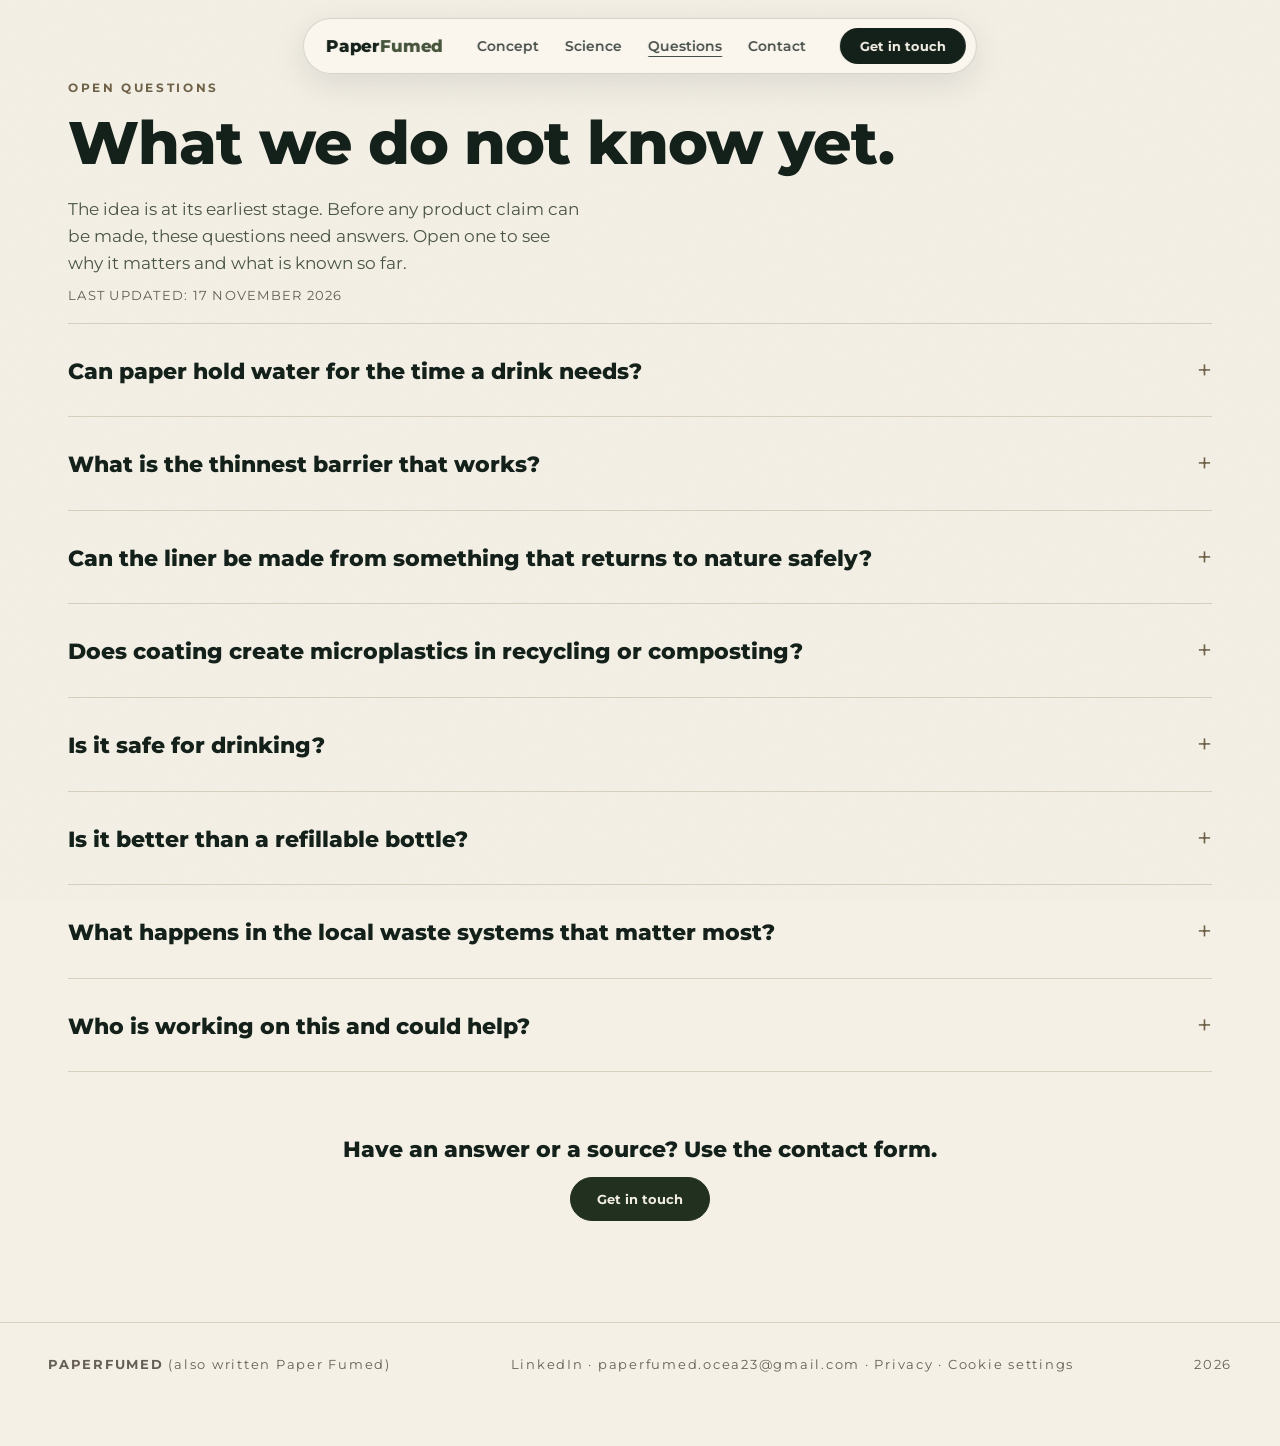
<file: questions.html>
<!DOCTYPE html>
<html lang="en">
<head>
<meta charset="UTF-8">
<meta name="viewport" content="width=device-width, initial-scale=1.0">
<title>Open questions for paper bottles · PaperFumed</title>
<meta name="description" content="The open questions for paper bottles and paper-based packaging that PaperFumed has not answered yet: shelf life, barrier breakdown, real-world composting, food safety at scale.">
<meta name="google-site-verification" content="Hcl2Nn9Ev7Kr6bgABZlpkPxtWmGOQ-QrAccmVXjXL7Y" />
<link rel="canonical" href="https://paperfumed.vercel.app/questions">
<meta name="color-scheme" content="light">
<meta name="theme-color" content="#F4F0E6">
<link rel="icon" href="/favicon.svg" type="image/svg+xml">
<link rel="manifest" href="/site.webmanifest">
<meta property="og:site_name" content="PaperFumed">
<meta property="og:type" content="website">
<meta property="og:url" content="https://paperfumed.vercel.app/questions">
<meta property="og:title" content="Open questions for paper bottles · PaperFumed">
<meta property="og:description" content="The open questions PaperFumed has not answered yet: shelf life, barrier breakdown, real-world composting and food safety at scale.">
<meta property="og:image" content="https://paperfumed.vercel.app/og-image-v4.jpg">
<meta property="og:image:width" content="1200">
<meta property="og:image:height" content="630">
<meta name="twitter:card" content="summary_large_image">
<meta name="twitter:title" content="Open questions for paper bottles · PaperFumed">
<meta name="twitter:description" content="The open questions PaperFumed has not answered yet: shelf life, barrier breakdown, real-world composting and food safety at scale.">
<meta name="twitter:image" content="https://paperfumed.vercel.app/og-image-v4.jpg">
<link rel="icon" type="image/png" sizes="192x192" href="/icon-192.png">
<link rel="apple-touch-icon" href="/apple-touch-icon.png">
<link rel="preconnect" href="https://formsubmit.co">
<link rel="preconnect" href="https://fonts.googleapis.com">
<link rel="preconnect" href="https://fonts.gstatic.com" crossorigin>
<link href="https://fonts.googleapis.com/css2?family=Montserrat:ital,wght@0,400;0,500;0,600;0,700;0,800;1,500;1,600&display=swap" rel="stylesheet">
<script type="application/ld+json">
{
 "@context":"https://schema.org",
 "@graph":[{"@type": "Organization", "name": "PaperFumed", "alternateName": ["Paperfumed", "Paper Fumed", "Paper-Fumed"], "url": "https://paperfumed.vercel.app/", "sameAs": ["https://www.linkedin.com/company/paperfumed"], "email": "paperfumed.ocea23@gmail.com"},
 {"@type": "WebSite", "name": "PaperFumed", "alternateName": ["Paperfumed", "Paper Fumed", "Paper-Fumed"], "url": "https://paperfumed.vercel.app/", "description": "Exploring paper-based packaging for India. What the science says, and the questions still open.", "inLanguage": "en"},
 {"@type": "WebPage", "name": "Open questions for paper bottles · PaperFumed", "description": "The open questions for paper bottles and paper-based packaging that PaperFumed has not answered yet: shelf life, barrier breakdown, real-world composting, food safety at scale.", "url": "https://paperfumed.vercel.app/questions", "isPartOf": {"@type": "WebSite", "url": "https://paperfumed.vercel.app/"}, "inLanguage": "en"},
 {"@type": "FAQPage", "mainEntity": [{"@type": "Question", "name": "Can paper hold water for the time a drink needs?", "acceptedAnswer": {"@type": "Answer", "text": "Research questionWhy it matters. A leaking or soggy bottle is no bottle.What we know. Paper fibre is porous and hydrophilic (Frontiers review, Science 02).What we do not know. How long, at what temperature, with what liquids."}}, {"@type": "Question", "name": "What is the thinnest barrier that works?", "acceptedAnswer": {"@type": "Answer", "text": "Research questionWhy it matters. The thicker the barrier, the harder the recycling.What we know. The trade-off is reported in reviews (open-access review).What we do not know. Where the balance sits for water."}}, {"@type": "Question", "name": "Can the liner be made from something that returns to nature safely?", "acceptedAnswer": {"@type": "Answer", "text": "Research questionWhy it matters. It decides the composting claim.What we know. PLA/PBAT and wax-based coatings are under study (ACS Omega; Nottingham review).What we do not know. Real-world compost results for a bottle shape."}}, {"@type": "Question", "name": "Does coating create microplastics in recycling or composting?", "acceptedAnswer": {"@type": "Answer", "text": "Research questionWhy it matters. It would undo the point of the idea.What we know. One study reports microplastic generation in recycling of coated paper (coatings study).What we do not know. Whether it applies to any design here."}}, {"@type": "Question", "name": "Is it safe for drinking?", "acceptedAnswer": {"@type": "Answer", "text": "Research questionWhy it matters. Nothing else matters if not.What we know. Nothing, for this idea. No safety claim is made anywhere on this site.What we do not know. Materials, migration limits, test standards. This needs lab testing and a qualified food-contact expert."}}, {"@type": "Question", "name": "Is it better than a refillable bottle?", "acceptedAnswer": {"@type": "Answer", "text": "Research questionWhy it matters. Reuse may beat any single-use material.What we know. The Ellen MacArthur Foundation frames reuse and reduction ahead of recycling (plastics vision).What we do not know. Where a paper bottle would sit."}}, {"@type": "Question", "name": "What happens in the local waste systems that matter most?", "acceptedAnswer": {"@type": "Answer", "text": "Research questionWhy it matters. A good design fails if no one collects it.What we know. Only about 14% of plastic packaging is collected for recycling globally (EMF figure, Concept 02).What we do not know. Local paper-recycling acceptance of coated bottles."}}, {"@type": "Question", "name": "Who is working on this and could help?", "acceptedAnswer": {"@type": "Answer", "text": "Research questionWhy it matters. The idea needs labs.What we know. The homepage lists who we are looking for. No collaborator is confirmed yet.What we do not know. Everything else: testing partners, mentors, pilot facilities."}}]}]
}
</script>
<style>
:root{
  --island-img:url("/assets/island-img.webp");
  --island-bottle:url("/assets/island-bottle.webp");
  --island-bloomed:url("/assets/island-bloomed.webp");
  --island-fraying:url("/assets/island-fraying.webp");
  --ink:#14201A; --moss:#46543B; --moss-deep:#2C3826; --cream:#F4F0E6;
  --sand:#E7DFCB; --sand-2:#EFE8D6; --clay:#A9714B; --paper:#FBF8F0;
  --line:rgba(20,32,26,.16); --ease:cubic-bezier(0.22,1,0.36,1);
}
*{margin:0;padding:0;box-sizing:border-box}
html{scroll-behavior:smooth}
body{font-family:'Montserrat',system-ui,sans-serif;background:var(--cream);color:var(--ink);-webkit-font-smoothing:antialiased;overflow-x:hidden}
::selection{background:var(--moss);color:var(--cream)}
img{display:block;max-width:100%}
a{color:inherit}
.wrap{width:min(1200px,100% - clamp(40px,10vw,128px));margin-inline:auto}
.eyebrow{font-size:12px;font-weight:700;letter-spacing:.22em;text-transform:uppercase;color:var(--moss)}
.skip{position:absolute;left:-9999px;top:0;background:var(--ink);color:var(--cream);padding:10px 16px;z-index:200;border-radius:0 0 8px 0}
.skip:focus{left:0}
:focus-visible{outline:2px solid var(--moss);outline-offset:3px;border-radius:4px}

html,body{overflow-x:clip}

/* ---------- nav ---------- */
.nav{position:fixed;top:18px;left:50%;transform:translateX(-50%);z-index:100;
  display:flex;align-items:center;gap:clamp(14px,3vw,34px);
  background:rgba(251,248,240,.88);backdrop-filter:blur(14px);-webkit-backdrop-filter:blur(14px);
  border:1px solid var(--line);border-radius:999px;padding:9px 10px 9px 22px;
  box-shadow:0 10px 34px rgba(20,32,26,.10);transition:box-shadow .4s var(--ease)}
.nav.scrolled{box-shadow:0 14px 44px rgba(20,32,26,.18)}
.nav .logo{font-weight:800;font-size:17px;letter-spacing:-.01em;text-decoration:none;white-space:nowrap}
.nav .logo em{font-style:normal;color:var(--moss)}
.nav .links{display:flex;gap:26px}
.nav .links a{font-size:13.5px;font-weight:600;text-decoration:none;opacity:.78;transition:opacity .25s}
.nav .links a:hover{opacity:1}
.nav .cta{background:var(--ink);color:var(--cream);font-size:13px;font-weight:700;text-decoration:none;
  padding:10px 20px;border-radius:999px;transition:transform .35s var(--ease),background .3s;white-space:nowrap}
.nav .cta:hover{background:var(--moss);transform:translateY(-1px)}

/* ---------- hero ---------- */
.hero{position:relative;min-height:100svh;overflow:hidden;
  background:url("/assets/hero-bg.jpg") center 38%/cover no-repeat #D6E9F5}
.hero::after{content:'';position:absolute;inset:0;pointer-events:none;
  background:linear-gradient(to bottom,rgba(244,240,230,0),rgba(244,240,230,0) 55%,rgba(244,240,230,.55) 86%,var(--cream) 100%)}
.hero-inner{position:relative;z-index:3;padding-top:clamp(120px,17vh,180px)}
.hero-inner::before{content:'';position:absolute;inset:-70px -60px;z-index:-1;pointer-events:none;background:radial-gradient(closest-side,rgba(255,255,255,.45),transparent)}
.hero h1{font-size:clamp(46px,7.2vw,104px);font-weight:800;line-height:1.0;letter-spacing:-.025em;max-width:9ch;text-shadow:0 1px 26px rgba(244,240,230,.5),0 0 3px rgba(244,240,230,.35)}
.hero h1 .accent{color:var(--moss)}
.hero .eyebrow{color:var(--ink);opacity:.72}
  .hero .sub{margin-top:26px;font-size:clamp(15px,1.4vw,18px);line-height:1.65;max-width:42ch;font-weight:500;opacity:.92;text-shadow:0 1px 18px rgba(255,255,255,.85),0 0 4px rgba(255,255,255,.5)}
.hero .cta-row{display:flex;align-items:center;gap:22px;margin-top:38px;flex-wrap:wrap}
.btn-ink{display:inline-flex;align-items:center;gap:10px;background:var(--ink);color:var(--cream);
  font-weight:700;font-size:14.5px;text-decoration:none;padding:16px 30px;border-radius:999px;
  transition:transform .35s var(--ease),background .3s}
.btn-ink:hover{background:var(--moss);transform:translateY(-2px)}
.btn-ink svg{transition:transform .35s var(--ease)}
.btn-ink:hover svg{transform:translateY(2px)}
.link-quiet{font-size:14px;font-weight:700;text-decoration:none;border-bottom:1.5px solid var(--ink);padding-bottom:3px;transition:color .3s,border-color .3s}
.link-quiet:hover{color:var(--moss);border-color:var(--moss)}
.hero .chips{display:flex;gap:10px;flex-wrap:wrap;margin-top:44px}
.chip{font-size:12.5px;font-weight:700;letter-spacing:.04em;padding:9px 16px;border-radius:999px;
  border:1px solid var(--line);background:rgba(251,248,240,.72);backdrop-filter:blur(6px)}
.chip b{color:var(--moss)}
.island-wrap{position:absolute;z-index:2;left:auto;right:-4vw;bottom:-8vh;width:clamp(540px,46vw,780px);pointer-events:none;will-change:transform}
.island-bob{animation:bob 7s ease-in-out infinite alternate;will-change:transform}
@keyframes bob{from{transform:translateY(-14px)}to{transform:translateY(12px)}}
.island-wrap img{width:100%;height:auto}
.isl-stack{position:relative;width:100%;aspect-ratio:1157/1003}
.isl-layer{position:absolute;inset:0;background:center/contain no-repeat;will-change:opacity,transform}
.isl-bottle{background-image:var(--island-bottle)}
.isl-bloomed{background-image:var(--island-bloomed);opacity:0}


.fchip{position:absolute;z-index:4;font-size:12.5px;font-weight:700;padding:10px 16px;border-radius:14px;
  background:rgba(251,248,240,.9);border:1px solid var(--line);box-shadow:0 12px 30px rgba(20,32,26,.12);
  backdrop-filter:blur(8px);will-change:transform}
.fchip small{display:block;font-weight:600;font-size:10.5px;letter-spacing:.12em;text-transform:uppercase;color:var(--moss);margin-bottom:3px}
.fchip-1{right:min(34vw,480px);top:30%;animation:bob 8s .6s ease-in-out infinite alternate}
.fchip-2{right:3vw;top:22%;animation:bob 6.4s 1.2s ease-in-out infinite alternate}
.fchip-3{right:min(44vw,620px);bottom:24%;animation:bob 7.4s .2s ease-in-out infinite alternate}
.scroll-hint{position:absolute;z-index:5;left:50%;transform:translateX(-50%);bottom:26px;
  display:flex;flex-direction:column;align-items:center;gap:10px;font-size:11px;font-weight:700;
  letter-spacing:.24em;text-transform:uppercase;opacity:.65}
.scroll-hint span{display:block;width:1.5px;height:44px;background:var(--ink);transform-origin:top;animation:line 2.2s var(--ease) infinite}
@keyframes line{0%{transform:scaleY(0)}45%{transform:scaleY(1);transform-origin:top}55%{transform:scaleY(1);transform-origin:bottom}100%{transform:scaleY(0);transform-origin:bottom}}

/* ---------- torn divider ---------- */
.torn{display:block;width:100%;height:70px;margin-top:-69px;position:relative;z-index:6}

/* ---------- manifesto ---------- */
.manifesto{background:var(--cream);padding:clamp(90px,14vh,160px) 0 clamp(80px,12vh,140px)}
.manifesto p{font-size:clamp(26px,3.4vw,50px);font-weight:600;line-height:1.42;letter-spacing:-.01em;max-width:22ch}
.manifesto .w{opacity:.12;transition:opacity .5s linear}
.manifesto .w.on{opacity:1}
.manifesto .do{color:var(--moss)}

/* ---------- stats ---------- */
.stats{background:var(--cream);padding-bottom:clamp(80px,12vh,150px)}
.stat-row{display:grid;grid-template-columns:minmax(200px,300px) 1fr;gap:clamp(24px,5vw,80px);
  padding:clamp(40px,6vh,64px) 0;border-top:1px solid var(--line);align-items:start}
.stat-val{font-size:clamp(54px,7.5vw,110px);font-weight:800;letter-spacing:-.04em;line-height:.95;white-space:nowrap}
.stat-val small{font-size:.32em;font-weight:700;letter-spacing:.02em;vertical-align:.9em;color:var(--moss)}
.stat-body h3{font-size:clamp(19px,1.9vw,24px);font-weight:700;line-height:1.45;max-width:34ch;margin-top:10px}
.stat-body .src{margin-top:16px;font-size:11.5px;font-weight:600;letter-spacing:.14em;text-transform:uppercase;opacity:.55}

/* ---------- product ---------- */
.product{background:var(--sand-2);padding:clamp(90px,13vh,150px) 0;border-top:1px solid var(--line)}
.prod-head{display:flex;justify-content:space-between;align-items:flex-end;gap:30px;flex-wrap:wrap}
.prod-head h2{font-size:clamp(34px,4.4vw,62px);font-weight:800;letter-spacing:-.025em;line-height:1.05;max-width:16ch;margin-top:14px}
.drag-hint{font-size:12px;font-weight:700;letter-spacing:.18em;text-transform:uppercase;opacity:.55;display:flex;align-items:center;gap:8px}
.strip{display:flex;gap:18px;overflow-x:auto;margin-top:54px;padding:10px clamp(20px,5vw,64px) 30px;
  cursor:grab;scrollbar-width:none;user-select:none;-webkit-user-select:none}
.strip::-webkit-scrollbar{display:none}
.strip.dragging{cursor:grabbing}
.panel{flex:0 0 min(400px,80vw);background:var(--paper);border:1px solid var(--line);border-radius:22px;
  padding:38px 34px;display:flex;flex-direction:column;min-height:420px;transition:transform .5s var(--ease)}
.panel:hover{transform:translateY(-6px)}
.panel .size{font-size:clamp(72px,7vw,104px);font-weight:800;letter-spacing:-.05em;line-height:1}
.panel .size small{font-size:.3em;font-weight:700;color:var(--moss);letter-spacing:0}
.panel .fmt{margin-top:8px;font-size:13px;font-weight:700;letter-spacing:.16em;text-transform:uppercase;color:var(--moss)}
.panel ul{list-style:none;margin-top:auto;padding-top:34px}
.panel li{display:flex;justify-content:space-between;gap:16px;padding:11px 0;border-top:1px solid var(--line);
  font-size:13.5px;font-weight:600}
.panel li span:last-child{opacity:.6;font-weight:600;text-align:right}
.checkline{display:flex;flex-wrap:wrap;gap:10px 26px;margin-top:26px;font-size:13.5px;font-weight:600}
.checkline span{display:inline-flex;align-items:center;gap:8px}
.checkline svg{flex:0 0 auto;color:var(--moss)}
.footnote{margin-top:14px;font-size:12px;opacity:.55}

/* ---------- science ---------- */
.science{background:var(--cream);padding:clamp(90px,13vh,150px) 0}
.science h2{font-size:clamp(34px,4.4vw,62px);font-weight:800;letter-spacing:-.025em;line-height:1.05;max-width:18ch;margin-top:14px}
.science .lede{margin-top:20px;font-size:16px;font-weight:500;opacity:.75;max-width:52ch;line-height:1.65}
.facts{margin-top:clamp(44px,7vh,80px)}
.fact{display:grid;grid-template-columns:90px 1fr;gap:clamp(20px,4vw,60px);padding:clamp(30px,4.5vh,48px) 0;border-top:1px solid var(--line)}
.fact:last-child{border-bottom:1px solid var(--line)}
.fact .idx{font-size:15px;font-weight:800;color:var(--moss);letter-spacing:.08em}
.fact h3{font-size:clamp(19px,2vw,26px);font-weight:800;letter-spacing:-.015em;max-width:30ch}
.fact p{margin-top:12px;font-size:15px;line-height:1.7;font-weight:500;opacity:.8;max-width:62ch}
.fact .src{margin-top:14px;font-size:11.5px;font-weight:600;letter-spacing:.14em;text-transform:uppercase;opacity:.5}

/* ---------- quote ---------- */
.quote{background:var(--moss-deep);color:var(--cream);padding:clamp(100px,16vh,180px) 0;text-align:center}
.quote blockquote{font-size:clamp(26px,3.6vw,52px);font-weight:600;font-style:italic;line-height:1.4;letter-spacing:-.01em;max-width:24ch;margin-inline:auto}
.quote cite{display:block;margin-top:34px;font-style:normal;font-size:12.5px;font-weight:700;letter-spacing:.22em;text-transform:uppercase;opacity:.6}

/* ---------- ban ---------- */
.ban{background:var(--sand);padding:clamp(70px,10vh,110px) 0;border-top:1px solid var(--line)}
.ban .inner{display:flex;justify-content:space-between;align-items:center;gap:34px;flex-wrap:wrap}
.ban h2{font-size:clamp(22px,2.6vw,34px);font-weight:800;letter-spacing:-.02em;line-height:1.25;max-width:26ch}
.ban h2 span{color:var(--clay)}
.ban .meta{font-size:12.5px;font-weight:600;letter-spacing:.1em;text-transform:uppercase;opacity:.6;line-height:2}

/* ---------- contact ---------- */
.contact{background:var(--cream);padding:clamp(90px,13vh,150px) 0}
.contact-grid{display:grid;grid-template-columns:1fr 1fr;gap:clamp(40px,6vw,90px);align-items:start}
.contact h2{font-size:clamp(34px,4.2vw,58px);font-weight:800;letter-spacing:-.025em;line-height:1.08;margin-top:14px}
.contact .lede{margin-top:22px;font-size:15.5px;line-height:1.7;font-weight:500;opacity:.8;max-width:44ch}
.contact .direct{margin-top:30px;font-size:14.5px;font-weight:700}
.contact .direct a{color:var(--moss);text-decoration:none;border-bottom:1.5px solid var(--moss);padding-bottom:2px}
.contact .locale{margin-top:18px;font-size:12px;font-weight:700;letter-spacing:.18em;text-transform:uppercase;opacity:.5}
.form-panel{background:var(--paper);border:1px solid var(--line);border-radius:22px;padding:clamp(28px,3.4vw,44px);position:relative}
.field{margin-bottom:20px}
.field label{display:block;font-size:11.5px;font-weight:700;letter-spacing:.16em;text-transform:uppercase;margin-bottom:9px;color:var(--moss)}
.field input,.field select,.field textarea{width:100%;font:inherit;font-size:15px;font-weight:500;color:var(--ink);
  background:var(--cream);border:1px solid var(--line);border-radius:12px;padding:14px 16px;transition:border-color .3s,box-shadow .3s;appearance:none}
.field textarea{min-height:120px;resize:vertical}
.field select{background-image:url("data:image/svg+xml,%3Csvg xmlns='http://www.w3.org/2000/svg' width='12' height='8'%3E%3Cpath d='M1 1l5 5 5-5' fill='none' stroke='%2346543B' stroke-width='2' stroke-linecap='round'/%3E%3C/svg%3E");background-repeat:no-repeat;background-position:right 16px center}
.field input:focus,.field select:focus,.field textarea:focus{outline:none;border-color:var(--moss);box-shadow:0 0 0 3px rgba(70,84,59,.15)}
.hp{position:absolute;left:-9999px;width:1px;height:1px;opacity:0}
.submit{width:100%;background:var(--ink);color:var(--cream);font:inherit;font-weight:700;font-size:15px;
  border:none;border-radius:999px;padding:17px;cursor:pointer;transition:background .3s,transform .35s var(--ease)}
.submit:hover{background:var(--moss);transform:translateY(-2px)}
.privacy{margin-top:16px;font-size:12px;line-height:1.6;opacity:.6}
.privacy a{color:inherit}
.form-error{display:none;margin-top:14px;font-size:13.5px;font-weight:600;color:#8C4A2F}
.form-error.show{display:block}
.form-error a{color:inherit}
/* receipt */
.receipt-slot{display:none;margin-top:8px}
.receipt-slot.show{display:block}
.slot-bar{height:10px;border-radius:6px;background:var(--ink);width:min(360px,90%);margin-inline:auto;position:relative;z-index:2;box-shadow:0 4px 14px rgba(20,32,26,.3)}
.slot-window{overflow:hidden;height:0;transition:height .3s;padding-top:6px}
.slot-window.open{height:420px}
.receipt{width:min(340px,86%);margin:0 auto;background:#fff;color:#222;padding:26px 24px 20px;position:relative;
  box-shadow:0 18px 44px rgba(20,32,26,.22);transform:translateY(105%);font-size:12.5px;line-height:1.75}
.slot-window.open .receipt{animation:print 1.5s var(--ease) .1s forwards}
@keyframes print{from{transform:translateY(105%)}to{transform:translateY(0)}}
.receipt::after{content:'';position:absolute;left:0;right:0;bottom:-9px;height:10px;
  background:linear-gradient(-45deg,transparent 8px,#fff 0) 0 0/16px 16px repeat-x,
             linear-gradient(45deg,transparent 8px,#fff 0) 8px 0/16px 16px repeat-x}
.receipt .r-brand{text-align:center;font-weight:800;font-size:15px;letter-spacing:.28em;text-transform:uppercase}
.receipt .r-big{text-align:center;font-weight:800;font-size:17px;letter-spacing:.06em;margin:14px 0 4px;color:var(--moss)}
.receipt .r-sub{text-align:center;font-size:11.5px;opacity:.7;margin-bottom:12px}
.receipt hr{border:none;border-top:1.5px dashed #999;margin:12px 0}
.receipt .r-row{display:flex;justify-content:space-between;font-size:12px;font-weight:600}
.receipt .r-thanks{text-align:center;margin-top:12px;font-weight:700}

/* ---------- footer ---------- */
footer{background:var(--cream);padding:clamp(60px,9vh,110px) 0 40px;overflow:hidden}
.foot-mark{font-size:clamp(60px,13.5vw,208px);font-weight:800;letter-spacing:-.045em;line-height:.92;
  text-align:center;user-select:none;color:var(--ink)}
.foot-mark em{font-style:normal;color:var(--moss)}
.foot-row{display:flex;justify-content:space-between;align-items:center;gap:18px;flex-wrap:wrap;
  margin-top:clamp(36px,6vh,64px);padding-top:26px;border-top:1px solid var(--line);
  font-size:12.5px;font-weight:600}
.foot-row a{text-decoration:none;opacity:.7;transition:opacity .25s}
.foot-row a:hover{opacity:1;color:var(--moss)}
.foot-links{display:flex;gap:26px;flex-wrap:wrap}
.credits{margin-top:18px;text-align:center;font-size:10.5px;letter-spacing:.06em;opacity:.4}

/* ---------- reveal ---------- */
.reveal{opacity:0;transform:translateY(30px);transition:opacity .9s var(--ease),transform .9s var(--ease)}
.reveal.in{opacity:1;transform:none}

.island-far{display:none;z-index:1}
.island-img{width:100%;aspect-ratio:1144/597;background:var(--island-img) center/contain no-repeat}
body::after{content:"";position:fixed;inset:0;z-index:60;pointer-events:none;opacity:.05;mix-blend-mode:multiply;
  background-image:url("data:image/svg+xml,%3Csvg xmlns='http://www.w3.org/2000/svg' width='240' height='240'%3E%3Cfilter id='n'%3E%3CfeTurbulence type='fractalNoise' baseFrequency='.9' numOctaves='2'/%3E%3C/filter%3E%3Crect width='240' height='240' filter='url(%23n)'/%3E%3C/svg%3E")}
.week-ticker{position:absolute;z-index:5;right:6vw;bottom:52vh;font-size:11.5px;font-weight:700;letter-spacing:.22em;
  color:var(--ink);opacity:.75;font-variant-numeric:tabular-nums}
.week-ticker::after{content:"";display:block;height:1.5px;background:var(--ink);opacity:.4;margin-top:6px;
  width:calc(var(--p,0)*100%);transition:width .2s linear}
.isl-fraying{background-image:var(--island-fraying);opacity:0}
.chips-label{font-size:10.5px;font-weight:700;letter-spacing:.22em;text-transform:uppercase;color:var(--moss);opacity:.85;margin:26px 0 10px}
.intro{padding:110px 0 30px;text-align:center}
.intro p{max-width:620px;margin:0 auto;font-size:19px;line-height:1.75;color:var(--ink)}
.intro p b{font-weight:700}
.doorways{padding:60px 0 90px}
.door-grid{display:grid;grid-template-columns:repeat(3,1fr);gap:44px}
.door h3{font-size:17px;font-weight:800;text-transform:uppercase;letter-spacing:.06em;text-decoration:underline;text-underline-offset:5px;text-decoration-thickness:1.5px;margin-bottom:14px}
.door p{font-size:15px;line-height:1.7;color:var(--ink);opacity:.85;margin-bottom:14px}
.door a{font-size:13px;font-weight:700;letter-spacing:.14em;text-transform:uppercase;color:var(--moss);text-decoration:underline;text-underline-offset:4px}
.checkline-lede{font-size:12px;font-weight:700;letter-spacing:.18em;text-transform:uppercase;color:var(--moss);margin:34px 0 14px}
.questions{padding:90px 0;background:var(--sand,#E9E2D2)}
.questions h2{font-size:clamp(26px,3.4vw,40px);margin-bottom:8px}
.questions .lede{max-width:560px;margin-bottom:40px}
.q-grid{display:grid;grid-template-columns:repeat(2,1fr);gap:22px}
.q-item{background:var(--cream);border-radius:16px;padding:24px 26px}
.q-item h4{font-size:15.5px;font-weight:800;margin-bottom:8px}
.q-item p{font-size:14px;line-height:1.65;opacity:.8}
/* ---------- responsive ---------- */
@media(max-width:960px){
  .contact-grid{grid-template-columns:1fr}
  .island-wrap{left:-26vw;right:auto;width:min(64vw,420px);bottom:-8vh;opacity:.97}
  .fchip{display:none}
  .stat-row{grid-template-columns:1fr;gap:14px}
}
@media(max-width:900px){
  .door-grid{grid-template-columns:1fr;gap:34px}
  .q-grid{grid-template-columns:1fr}
}
@media(max-width:720px){
  .hero{background:linear-gradient(to bottom,#A8CDE6 0%,#DCECF5 48%,rgba(244,240,230,.9) 82%,var(--cream) 100%)}
  .island-far{display:block;left:-18vw;top:9vh;width:52vw;opacity:.85;filter:blur(1.5px)}
  .island-wrap{left:auto;right:-30vw;bottom:-7vh;width:92vw;opacity:.98}
  .nav{top:10px;flex-wrap:wrap;row-gap:6px;padding:9px 12px 9px 20px}
  .nav .links{display:flex;order:3;flex:1 1 100%;justify-content:center;gap:4px;overflow-x:auto}
  .nav .links a{font-size:13px;padding:11px 12px;border-radius:999px;background:rgba(92,110,74,.10);white-space:nowrap}
  .reveal{transform:translateY(16px);transition:opacity .55s var(--ease),transform .55s var(--ease)}
  .prob-nums .s{font-size:12px}
  footer a{display:inline-block;padding:9px 4px}
  .hero h1{text-wrap:balance}
  .nav .cta{padding:12px 20px}
  .cta-row a:not(.btn-ink){display:inline-flex;align-items:center;min-height:44px;padding:6px 8px}
  .manifesto .w{transition:none;opacity:1}
  .cookie-banner{padding:16px 16px 14px;bottom:12px}
  .cookie-banner p{font-size:13px;line-height:1.5}
  .cookie-banner .cb-btn{padding:13px 0;min-height:48px}
  .cookie-banner .cb-plane{animation:none}
  .hero-inner{padding-top:150px}
  .hero .chips{max-width:70%}
  .fact{grid-template-columns:1fr;gap:8px}
  .scroll-hint{display:none}
}
@media(prefers-reduced-motion:reduce){
  *,*::before,*::after{animation:none!important;transition:none!important}
  .reveal{opacity:1;transform:none}
  .manifesto .w{opacity:1}
  html{scroll-behavior:auto}
}

/* ==== v8 additions ==== */
.foot-min{font-size:12.5px !important;letter-spacing:.12em}
.foot-min a{color:#4a5546}
.links a.act{text-decoration:underline;text-underline-offset:5px}
.chips-label{font-size:12px !important;color:#4a5546 !important;opacity:1 !important}
@media(min-width:901px){.hero{padding-bottom:90px}}
.kicker{font-size:12px;letter-spacing:.22em;font-weight:700;color:#6f6248;text-transform:uppercase;margin-bottom:16px}
.pg-h1{font-size:60px;font-weight:800;line-height:1.05;letter-spacing:-.015em;margin:0}
.pg-sub{font-size:17px;line-height:1.6;color:#4a5546;max-width:520px;margin:22px 0 0}
.pill{display:inline-block;padding:13px 26px;border:1.5px solid #22301f;border-radius:999px;font-size:13px;font-weight:700;color:#22301f;text-decoration:none;transition:background .2s,color .2s}
.pill:hover{background:#22301f;color:#f2ede4}
.pill.dark{background:#22301f;color:#f2ede4}
.pill.dark:hover{background:#33422d}
.intro-line{text-align:center;padding:110px 24px 90px;font-size:26px;line-height:1.55;font-weight:500;color:#33422d;max-width:860px;margin:0 auto}
.intro-line b{font-weight:800;color:#22301f}
.founder-band{background:#e9e2d2;padding:110px 24px;text-align:center}
.founder-text{font-size:31px;font-weight:700;line-height:1.6;max-width:980px;margin:0 auto;color:#22301f}
.founder-text .w{opacity:.14;transition:opacity .45s ease}
.founder-text .w.on{opacity:1}
.founder-sig{margin-top:34px;font-size:15px;font-weight:800;letter-spacing:.06em}
.draft-mark{margin-top:14px;font-size:11px;letter-spacing:.2em;color:#676157}
.teaser{display:flex;align-items:center;gap:72px;padding:88px 0;border-top:1px solid #d8d0bf}
.teaser.rev{flex-direction:row-reverse}
.teaser-img{width:52%;border-radius:28px;overflow:hidden;flex:none}
.teaser-img img{width:100%;display:block}
.teaser h2{font-size:52px;font-weight:800;line-height:1.08;letter-spacing:-.01em;margin:0 0 18px}
.teaser .pg-sub{margin:0 0 30px}
.photo-band{height:440px;overflow:hidden}
.photo-band img{width:100%;height:100%;object-fit:cover;display:block}
.band-round{height:400px;overflow:hidden;border-radius:28px;margin:56px 0}
.band-round img{width:100%;height:100%;object-fit:cover;display:block}
.quote-band{background:#22301f;color:#f2ede4;text-align:center;padding:110px 48px}
.quote-band .q{font-size:34px;font-style:normal;font-weight:700;line-height:1.4;max-width:840px;margin:0 auto}
.quote-band .c{font-size:12px;letter-spacing:.22em;color:#a9b39f}
.collab{text-align:center;padding:96px 24px 8px;max-width:1000px;margin:0 auto}
.collab .roles{display:flex;justify-content:center;gap:64px;font-size:22px;font-weight:800;flex-wrap:wrap}
.collab .note{margin-top:18px;font-size:15px;color:#4a5546}
.contact-top{display:flex;align-items:center;gap:72px;padding:64px 0 56px}
.contact-top .ct-text{flex:1}
.contact-top h2{font-size:44px;font-weight:800;line-height:1.1;margin:0 0 16px}
.contact-top .ct-img{width:44%;border-radius:28px;overflow:hidden;flex:none}
.contact-top .ct-img img{width:100%;display:block}
.contact-grid{display:flex;gap:72px;align-items:flex-start;padding-bottom:110px}
.contact-grid .form-panel{flex:1}
.contact-grid .receipt-slot{width:44%}
.imgband{border-radius:28px;overflow:hidden;margin:56px 0}
.imgband img{width:100%;display:block}
.fact{display:flex;gap:40px;padding:38px 0;border-bottom:1px solid #d8d0bf;align-items:baseline}
.fact .num{font-size:14px;font-weight:800;color:#8a7a5c}
.fact .txt{font-size:26px;font-weight:700;line-height:1.3}
.fact .src{font-size:12.5px;letter-spacing:.14em;color:#5f5b4d;margin-top:10px;font-weight:700}
.stats-row{display:flex;gap:60px;text-align:center;padding:80px 0;justify-content:center;flex-wrap:wrap}
.stats-row .big{font-size:64px;font-weight:800}
.stats-row .lbl{font-size:13px;color:#4a5546;margin-top:8px}
.qgrid{display:grid;grid-template-columns:1fr 1fr;gap:24px;padding-bottom:60px}
.qcard{background:#e9e2d2;border-radius:24px;padding:40px}
.qcard h2{font-size:24px;font-weight:800;line-height:1.25;margin:0 0 14px}
.qcard p{font-size:15px;line-height:1.6;color:#4a5546;margin:0}
.pg-wrap{max-width:1240px;margin:0 auto;padding:80px 48px 0}
.foot-min{display:flex;justify-content:space-between;align-items:center;gap:20px;padding:34px 48px;font-size:12px;letter-spacing:.14em;color:#655f55;border-top:1px solid #d8d0bf;flex-wrap:wrap}
.foot-min a{color:#655f55;text-decoration:none}
.foot-min a:hover{color:#22301f}
@media(max-width:900px){
 .teaser,.contact-top,.contact-grid{flex-direction:column;gap:36px}
 .teaser.rev{flex-direction:column}
 .teaser-img,.contact-top .ct-img,.contact-grid .receipt-slot{width:100%}
 .teaser h2{font-size:36px}
 .pg-h1{font-size:40px}
 .founder-text{font-size:23px}
 .intro-line{font-size:20px;padding:80px 24px 60px}
 .quote-band .q{font-size:26px}
 .photo-band{height:280px}
 .band-round{height:240px}
 .qgrid{grid-template-columns:1fr}
 .collab .roles{gap:24px;font-size:17px;flex-direction:column}
 .fact .txt{font-size:20px}
 .stats-row .big{font-size:44px}
  .pg-wrap{padding:112px 24px 0}
 .spec-grid{grid-template-columns:1fr !important}
 .foot-min{padding:28px 24px;justify-content:center;text-align:center}
}

.cookie-banner{position:fixed;left:50%;bottom:22px;transform:translate(-50%,140%);width:min(560px,calc(100vw - 32px));background:#faf6ec;border:1px solid #e2d9c4;border-radius:18px;box-shadow:0 18px 50px rgba(34,48,31,.16);padding:22px 24px 18px;z-index:900;transition:transform .6s cubic-bezier(.22,1,.36,1);color:#22301f}
.cookie-banner.show{transform:translate(-50%,0)}
.cookie-banner .cb-top{display:flex;gap:14px;align-items:flex-start}
.cookie-banner .cb-plane{flex:none;width:30px;height:30px;margin-top:2px;animation:cbfloat 3.2s ease-in-out infinite}
@keyframes cbfloat{0%,100%{transform:translateY(0) rotate(-6deg)}50%{transform:translateY(-5px) rotate(4deg)}}
.cookie-banner h2{font-size:15px;font-weight:800;letter-spacing:.04em;margin:0 0 6px;text-transform:uppercase}
.cookie-banner p{font-size:14.5px;line-height:1.55;margin:0;color:#3d4a38;font-weight:500}
.cookie-banner .cb-why{display:none;margin-top:10px;padding:10px 12px;background:#f1ead8;border-radius:10px;font-size:13px;line-height:1.5;color:#4a5741}
.cookie-banner .cb-why.open{display:block}
.cookie-banner .cb-row{display:flex;align-items:center;gap:10px;margin-top:14px}
.cookie-banner .cb-btn{flex:1;border:1px solid #22301f;border-radius:999px;padding:11px 0;font-family:inherit;font-size:13.5px;font-weight:700;letter-spacing:.05em;cursor:pointer;transition:transform .15s ease,background .2s ease}
.cookie-banner .cb-btn:hover{transform:translateY(-1px)}
.cookie-banner .cb-allow{background:#22301f;color:#f7f2e7}
.cookie-banner .cb-allow:hover{background:#2e4030}
.cookie-banner .cb-deny{background:transparent;color:#22301f}
.cookie-banner .cb-deny:hover{background:#efe8d6}
.cookie-banner .cb-link{background:none;border:none;font-family:inherit;font-size:12px;font-weight:700;letter-spacing:.08em;color:#7a8a6d;cursor:pointer;text-transform:uppercase;padding:6px 2px}
.cookie-banner .cb-link:hover{color:#5c6e4a}
@media (prefers-reduced-motion: reduce){.cookie-banner{transition:none}.cookie-banner .cb-plane{animation:none}}
@media(max-width:600px){.cookie-banner .cb-row{flex-wrap:wrap}.cookie-banner .cb-btn{flex:1 1 40%}.cookie-banner .cb-link{flex:1 1 100%;text-align:center}}
.noclaim{text-align:center;font-size:13px;letter-spacing:.03em;color:#7a8a6d;font-weight:600;margin:-58px auto 66px;max-width:660px;padding:0 24px;line-height:1.7}
.noclaim .upd{display:block;margin-top:8px;font-size:11px;letter-spacing:.16em;text-transform:uppercase;color:#676157}
.field.consent{margin-top:2px}
.consent-label{display:flex;gap:12px;align-items:flex-start;font-size:13.5px;line-height:1.55;color:#3d4a38;font-weight:500;cursor:pointer}
.consent-label input{flex:none;width:18px;height:18px;margin-top:2px;accent-color:#5c6e4a;cursor:pointer}
.privacy a{color:#5c6e4a;font-weight:700}
@media(max-width:900px){.noclaim{margin:-40px auto 52px}}

.tag{display:inline-block;font-size:10.5px;letter-spacing:.15em;font-weight:700;text-transform:uppercase;padding:5px 13px;border:1px solid #c3b89f;border-radius:999px;color:#6f6248;margin-bottom:16px}
.sec{padding:66px 0 60px;border-top:1px solid #d8d0bf;max-width:760px}
.sec .snum{font-size:13px;font-weight:800;color:#676157;letter-spacing:.24em;margin-bottom:12px}
.sec h2{font-size:34px;font-weight:800;line-height:1.15;margin:0 0 8px}
.sec .why{font-size:13px;letter-spacing:.04em;color:#635e54;font-weight:600;margin:0 0 22px}
.sec p.body,.sec li{font-size:16.5px;line-height:1.8;color:#3d4a38}
.sec ul{margin:6px 0 0;padding-left:20px}
.sec li{margin-bottom:10px}
.srcs{margin-top:64px;padding:30px 0 0;border-top:1px solid #d8d0bf;font-size:13.5px;line-height:2;color:#5f5b4d}
.srcs b{font-size:11px;letter-spacing:.18em;color:#6f6248;text-transform:uppercase;display:block;margin-bottom:8px}
.srcs a{color:#33422f;font-weight:600}
.qx{border-top:1px solid #d8d0bf}
.qx summary{cursor:pointer;list-style:none;padding:30px 0;display:flex;justify-content:space-between;align-items:baseline;gap:24px}
.qx summary::-webkit-details-marker{display:none}
.qx summary h2{font-size:22px;font-weight:800;line-height:1.3;margin:0;flex:1}
.qx summary .plus{font-size:26px;font-weight:400;color:#6f6248;flex:none;transition:transform .25s}
.qx[open] summary .plus{transform:rotate(45deg)}
.qx .qx-body{padding:0 0 32px;max-width:700px}
.qx .qx-body p{font-size:15.5px;line-height:1.75;color:#3d4a38;margin:0 0 12px}
.qx .qx-body .lbl{font-size:11px;font-weight:800;letter-spacing:.14em;color:#6f6248;text-transform:uppercase}
.prob-band{background:#22301f;color:#f2ede4;padding:96px 24px;text-align:center}
.prob-band .kicker{color:#a9b79b}
.prob-nums{display:flex;justify-content:center;gap:72px;flex-wrap:wrap;margin-top:44px}
.prob-nums .n{font-size:52px;font-weight:800;line-height:1;color:#f2ede4}
.prob-nums .l{font-size:13px;letter-spacing:.06em;color:#b7c2a8;margin-top:10px;max-width:220px;font-weight:600;margin-left:auto;margin-right:auto}
.prob-nums .s{font-size:10.5px;letter-spacing:.14em;color:#8a9a7c;margin-top:8px;text-transform:uppercase}
.how-band{padding:92px 24px;text-align:center}
.how-band p.hl{font-size:23px;line-height:1.6;font-weight:600;color:#33422d;margin:0 auto;max-width:760px}
.imgcap{font-size:12.5px;letter-spacing:.1em;color:#6e6759;font-weight:600;text-transform:uppercase;margin:12px 0 60px}
@media(max-width:900px){.prob-nums{gap:38px}.prob-nums .n{font-size:38px}.sec h2{font-size:27px}}

/* ---------- mobile sticky CTA ---------- */
.pf-sticky{position:fixed;left:0;right:0;bottom:0;z-index:80;display:none;
  padding:10px 14px calc(10px + env(safe-area-inset-bottom,0px));
  background:rgba(251,248,240,.94);backdrop-filter:blur(10px);-webkit-backdrop-filter:blur(10px);
  border-top:1px solid var(--line)}
.pf-sticky a{display:flex;align-items:center;justify-content:center;
  background:var(--ink);color:var(--cream);font-weight:700;font-size:14px;
  text-decoration:none;padding:13px 20px;border-radius:999px}
.pf-sticky a:active{background:var(--moss)}
@media(max-width:768px){.pf-sticky.on{display:block}}

/* ---------- mobile layout (393 reference) ---------- */
.nav .menu-btn{display:none}
@media(max-width:720px){
  .nav{top:12px;left:16px;right:16px;width:auto;transform:none;height:56px;flex-wrap:nowrap;align-items:center;justify-content:space-between;gap:8px;padding:0 6px 0 18px;border-radius:28px}
  .nav .logo{font-size:17px}
  .nav .cta{margin-left:auto;padding:0 16px;min-height:44px;display:inline-flex;align-items:center}
  .nav .menu-btn{display:inline-flex;align-items:center;justify-content:center;width:44px;height:44px;border:0;border-radius:50%;background:transparent;color:var(--ink);cursor:pointer;padding:0}
  .nav .menu-btn svg{width:22px;height:22px}
  .nav .links{display:none;position:absolute;top:64px;left:0;right:0;order:0;flex:none;flex-direction:column;gap:0;overflow:visible;padding:8px;background:rgba(251,248,240,.98);border:1px solid var(--line);border-radius:22px;box-shadow:0 14px 44px rgba(20,32,26,.18)}
  .nav.open .links{display:flex}
  .nav .links a{display:flex;align-items:center;min-height:44px;padding:0 14px;font-size:15px;background:none;border-radius:12px;opacity:1}
  .hero{min-height:0;padding-bottom:32px}
  .hero-inner{padding-top:96px}
  .hero h1{font-size:36px;line-height:1.1;letter-spacing:-1px}
  .island-wrap{position:relative;inset:auto;left:auto;right:auto;bottom:auto;width:100%;max-width:353px;margin:20px auto 0;transform:none!important;opacity:1}
  .island-wrap .island-bob{animation:none!important;transform:none!important}
  .island-far,.fchip{display:none!important}
  .scroll-hint{display:none}
  main,.page-head{padding-left:0;padding-right:0}
}

/* ---------- smooth transitions ---------- */
@view-transition{navigation:auto}
::view-transition-old(root),::view-transition-new(root){animation-duration:.22s;animation-timing-function:ease-out}
@media(max-width:720px){
  .reveal{transform:translateY(8px);transition:opacity .25s ease-out,transform .25s ease-out}
  .nav .links{display:flex;visibility:hidden;opacity:0;transform:translateY(-6px);pointer-events:none;transition:opacity .22s ease-out,transform .22s ease-out,visibility 0s linear .22s}
  .nav.open .links{visibility:visible;opacity:1;transform:none;pointer-events:auto;transition:opacity .22s ease-out,transform .22s ease-out}
}
.qx{interpolate-size:allow-keywords}
.qx::details-content{block-size:0;overflow:clip;opacity:0;transition:block-size .25s ease-out,opacity .25s ease-out,content-visibility .25s allow-discrete}
.qx[open]::details-content{block-size:auto;opacity:1}
@media(prefers-reduced-motion:reduce){
  @view-transition{navigation:none}
  .reveal{opacity:1!important;transform:none!important;transition:none!important}
  .nav .links,.qx::details-content{transition:none!important}
}
</style>
<link rel="stylesheet" href="/vendors/cookieconsent.css">
</head>
<body>
<a class="skip" href="#main">Skip to main content</a>

<nav class="nav" id="nav" aria-label="Primary">
  <a class="logo" href="/">Paper<em>Fumed</em></a>
  <div class="links" id="navLinks">
    <a href="/concept">Concept</a>
    <a href="/science">Science</a>
    <a class="act" href="/questions">Questions</a>
    <a href="/#contact">Contact</a>
  </div>
  <a class="cta" href="/#contact">Get in touch</a><button class="menu-btn" id="menuBtn" type="button" aria-label="Menu" aria-expanded="false" aria-controls="navLinks"><svg viewBox="0 0 22 22" fill="none" aria-hidden="true"><path d="M3 6h16M3 11h16M3 16h16" stroke="currentColor" stroke-width="1.8" stroke-linecap="round"/></svg></button>
</nav>
<main id="main">
  <div class="pg-wrap">
    <p class="kicker">Open Questions</p>
    <h1 class="pg-h1">What we do not know yet.</h1>
    <p class="pg-sub">The idea is at its earliest stage. Before any product claim can be made, these questions need answers. Open one to see why it matters and what is known so far.</p>
<p style="font-size:12.5px;letter-spacing:.1em;text-transform:uppercase;color:#635e54;margin:10px 0 0">Last updated: 17 November 2026</p>
    <div style="margin-top:20px">
      <details class="qx reveal"><summary><h2>Can paper hold water for the time a drink needs?</h2><span class="plus">+</span></summary><div class="qx-body"><span class="tag">Research question</span><p><span class="lbl">Why it matters.</span> A leaking or soggy bottle is no bottle.</p><p><span class="lbl">What we know.</span> Paper fibre is porous and hydrophilic (<a href="/science" style="color:#33422d;font-weight:700">Frontiers review, Science 02</a>).</p><p><span class="lbl">What we do not know.</span> How long, at what temperature, with what liquids.</p></div></details>
      <details class="qx reveal"><summary><h2>What is the thinnest barrier that works?</h2><span class="plus">+</span></summary><div class="qx-body"><span class="tag">Research question</span><p><span class="lbl">Why it matters.</span> The thicker the barrier, the harder the recycling.</p><p><span class="lbl">What we know.</span> The trade-off is reported in reviews (<a href="https://pmc.ncbi.nlm.nih.gov/articles/PMC13362800/" style="color:#33422d;font-weight:700">open-access review</a>).</p><p><span class="lbl">What we do not know.</span> Where the balance sits for water.</p></div></details>
      <details class="qx reveal"><summary><h2>Can the liner be made from something that returns to nature safely?</h2><span class="plus">+</span></summary><div class="qx-body"><span class="tag">Research question</span><p><span class="lbl">Why it matters.</span> It decides the composting claim.</p><p><span class="lbl">What we know.</span> PLA/PBAT and wax-based coatings are under study (<a href="https://doi.org/10.1021/acsomega.4c11134" style="color:#33422d;font-weight:700">ACS Omega</a>; Nottingham review).</p><p><span class="lbl">What we do not know.</span> Real-world compost results for a bottle shape.</p></div></details>
      <details class="qx reveal"><summary><h2>Does coating create microplastics in recycling or composting?</h2><span class="plus">+</span></summary><div class="qx-body"><span class="tag">Research question</span><p><span class="lbl">Why it matters.</span> It would undo the point of the idea.</p><p><span class="lbl">What we know.</span> One study reports microplastic generation in recycling of coated paper (<a href="https://www.mdpi.com/2079-6412/15/11/1284" style="color:#33422d;font-weight:700">coatings study</a>).</p><p><span class="lbl">What we do not know.</span> Whether it applies to any design here.</p></div></details>
      <details class="qx reveal"><summary><h2>Is it safe for drinking?</h2><span class="plus">+</span></summary><div class="qx-body"><span class="tag">Research question</span><p><span class="lbl">Why it matters.</span> Nothing else matters if not.</p><p><span class="lbl">What we know.</span> Nothing, for this idea. No safety claim is made anywhere on this site.</p><p><span class="lbl">What we do not know.</span> Materials, migration limits, test standards. This needs lab testing and a qualified food-contact expert.</p></div></details>
      <details class="qx reveal"><summary><h2>Is it better than a refillable bottle?</h2><span class="plus">+</span></summary><div class="qx-body"><span class="tag">Research question</span><p><span class="lbl">Why it matters.</span> Reuse may beat any single-use material.</p><p><span class="lbl">What we know.</span> The Ellen MacArthur Foundation frames reuse and reduction ahead of recycling (<a href="https://www.ellenmacarthurfoundation.org/plastics-vision" style="color:#33422d;font-weight:700">plastics vision</a>).</p><p><span class="lbl">What we do not know.</span> Where a paper bottle would sit.</p></div></details>
      <details class="qx reveal"><summary><h2>What happens in the local waste systems that matter most?</h2><span class="plus">+</span></summary><div class="qx-body"><span class="tag">Research question</span><p><span class="lbl">Why it matters.</span> A good design fails if no one collects it.</p><p><span class="lbl">What we know.</span> Only about 14% of plastic packaging is collected for recycling globally (<a href="/concept" style="color:#33422d;font-weight:700">EMF figure, Concept 02</a>).</p><p><span class="lbl">What we do not know.</span> Local paper-recycling acceptance of coated bottles.</p></div></details>
      <details class="qx reveal"><summary><h2>Who is working on this and could help?</h2><span class="plus">+</span></summary><div class="qx-body"><span class="tag">Research question</span><p><span class="lbl">Why it matters.</span> The idea needs labs.</p><p><span class="lbl">What we know.</span> The homepage lists <a href="/" style="color:#33422d;font-weight:700">who we are looking for</a>. No collaborator is confirmed yet.</p><p><span class="lbl">What we do not know.</span> Everything else: testing partners, mentors, pilot facilities.</p></div></details>
    </div>
    <div class="reveal" style="border-top:1px solid #d8d0bf;padding:64px 0 20px;text-align:center">
      <p style="font-size:22px;font-weight:800;margin-bottom:14px">Have an answer or a source? Use the contact form.</p>
      <a class="pill dark" href="/#contact">Get in touch</a>
    </div>
  </div>
</main>
<footer>
  <div class="foot-min">
    <span><b>PAPERFUMED</b> (also written Paper Fumed)</span>
    <span><a href="https://www.linkedin.com/company/paperfumed" target="_blank" rel="noopener">LinkedIn</a> &middot; <a href="mailto:paperfumed.ocea23@gmail.com">paperfumed.ocea23@gmail.com</a> &middot; <a href="/privacy">Privacy</a> &middot; <a href="#" data-cc="show-preferencesModal">Cookie settings</a></span>
    <span>2026</span>
  </div>
</footer>
<script>
(function(){
  var reduced = window.matchMedia('(prefers-reduced-motion: reduce)').matches;

  var nav = document.getElementById('nav');
  if(nav){ addEventListener('scroll', function(){ nav.classList.toggle('scrolled', scrollY > 40); }, {passive:true}); }

  var io = new IntersectionObserver(function(es){
    es.forEach(function(e){ if(e.isIntersecting){ e.target.classList.add('in'); io.unobserve(e.target); } });
  }, {threshold:.15, rootMargin:'0px 0px -8% 0px'});
  document.querySelectorAll('.reveal').forEach(function(el){ io.observe(el); });

  /* founder's note word reveal */
  var mt = document.getElementById('founderText');
  if(mt){
    (function(){
      var walk = function(node){
        Array.prototype.slice.call(node.childNodes).forEach(function(n){
          if(n.nodeType === 3){
            var frag = document.createDocumentFragment();
            n.textContent.split(/(\s+)/).forEach(function(tk){
              if(/^\s+$/.test(tk) || tk === ''){ frag.appendChild(document.createTextNode(tk)); }
              else { var s = document.createElement('span'); s.className = 'w'; s.textContent = tk; frag.appendChild(s); }
            });
            node.replaceChild(frag, n);
          } else if(n.nodeType === 1 && n.tagName !== 'BR'){ walk(n); }
        });
      };
      walk(mt);
    })();
    var words = mt.querySelectorAll('.w');
    function paintWords(){
      var r = mt.getBoundingClientRect(), vh = innerHeight;
      var prog = Math.min(1, Math.max(0, (vh*0.85 - r.top) / (r.height + vh*0.35)));
      var n = Math.floor(prog * words.length * 1.15);
      words.forEach(function(w,i){ w.classList.toggle('on', i < n); });
    }
    if(!reduced){ addEventListener('scroll', paintWords, {passive:true}); paintWords(); }
    else { words.forEach(function(w){ w.classList.add('on'); }); }
  }

  /* hero parallax */
  var wrapEl = document.getElementById('islandWrap');
  var fchips = document.querySelectorAll('.fchip');
  if(wrapEl && !reduced && matchMedia('(pointer:fine)').matches){
    var tx=0, ty=0, cx2=0, cy2=0;
    addEventListener('pointermove', function(e){
      tx = (e.clientX/innerWidth - .5); ty = (e.clientY/innerHeight - .5);
    }, {passive:true});
    (function loop(){
      cx2 += (tx-cx2)*.055; cy2 += (ty-cy2)*.055;
      wrapEl.style.transform = 'translate(' + (cx2*22) + 'px,' + (cy2*14) + 'px)';
      var stk = wrapEl.querySelector('.isl-stack');
      if(stk) stk.style.rotate = (cx2*3.5) + 'deg';
      fchips.forEach(function(c){
        var d = parseFloat(c.dataset.depth||1);
        c.style.translate = (cx2*16*d) + 'px ' + (cy2*10*d) + 'px';
      });
      requestAnimationFrame(loop);
    })();
  }

  /* bottle returns to earth: staged decomposition scrub */
  var islB = document.getElementById('islBottle'),
      islM = document.getElementById('islFray'),
      islF = document.getElementById('islBloomed'),
      tick = document.getElementById('weekTicker');
  if(islB && tick){
    function fade(p, a, b){ return Math.min(1, Math.max(0, (p - a) / (b - a))); }
    function paintIsland(){
      var p = Math.min(1, Math.max(0, scrollY / (innerHeight*0.9)));
      if(reduced){ p = 1; }
      var oB = 1 - fade(p, .40, .58);
      var oM = fade(p, .34, .48) * (1 - fade(p, .58, .74));
      var oF = fade(p, .62, .84);
      islB.style.opacity = String(oB);
      islM.style.opacity = String(oM);
      islF.style.opacity = String(oF);
      islB.style.transform = 'translateY(' + (p*22) + 'px) scale(' + (1 - p*0.05) + ')';
      tick.textContent = p < .15 ? 'RESEARCH CONCEPT' : p < .45 ? 'WEEK 2' : p < .72 ? 'WEEK 4' : 'WEEK 6';
      tick.style.setProperty('--p', p);
    }
    addEventListener('scroll', paintIsland, {passive:true}); paintIsland();
  }

  /* contact form -> formsubmit ajax + receipt */
  var form = document.getElementById('contactForm');
  if(form){
    form.addEventListener('submit', function(ev){
      ev.preventDefault();
      if(form._honey.value){ return; }
      if(!form.name.value.trim()){ form.name.focus(); return; }
      var btn = document.getElementById('submitBtn');
      btn.disabled = true; btn.textContent = 'Sending\u2026';
      fetch('https://formsubmit.co/ajax/paperfumed.ocea23@gmail.com', {
        method:'POST',
        headers:{'Content-Type':'application/json','Accept':'application/json'},
        body: JSON.stringify({
          name: form.name.value, company: form.company.value,
          interest: form.interest.value, message: form.message.value,
          _subject: 'PaperFumed enquiry: ' + form.name.value
        })
      }).then(function(r){ if(!r.ok) throw 0; showReceipt(); })
        .catch(function(){
          btn.disabled=false; btn.textContent='Send message';
          document.getElementById('formError').classList.add('show');
        });
    });
    function showReceipt(){
      form.style.display = 'none';
      document.getElementById('refNo').textContent = 'PF-' + Math.floor(1000+Math.random()*9000);
      document.getElementById('refDate').textContent = new Date().toLocaleDateString('en-IN',{day:'2-digit',month:'short',year:'numeric'});
      document.getElementById('receiptSlot').classList.add('show');
      requestAnimationFrame(function(){ document.getElementById('slotWindow').classList.add('open'); });
    }
  }
})();
</script>
<script defer src="/vendors/cookieconsent.umd.js"></script>
<script defer src="/vendors/consent-config.js"></script>
<div class="pf-sticky" id="pfSticky"><a href="/#contact">Get in touch</a></div>
<script>
(function(){
  var s = document.getElementById('pfSticky');
  if(!s) return;
  var c = document.getElementById('contact');
  function upd(){
    var show = scrollY > innerHeight * 0.75;
    if(c && show){
      var r = c.getBoundingClientRect();
      if(r.top < innerHeight && r.bottom > 0){ show = false; }
    }
    s.classList.toggle('on', show);
  }
  addEventListener('scroll', upd, {passive:true});
  addEventListener('resize', upd);
  upd();
})();
</script>
<script>
(function(){var n=document.getElementById('nav'),b=document.getElementById('menuBtn');if(!n||!b)return;
function set(o){n.classList.toggle('open',o);b.setAttribute('aria-expanded',o?'true':'false')}
b.addEventListener('click',function(e){e.stopPropagation();set(!n.classList.contains('open'))});
document.addEventListener('click',function(e){if(!n.contains(e.target))set(false)});
document.addEventListener('keydown',function(e){if(e.key==='Escape'&&n.classList.contains('open')){set(false);b.focus()}});
n.querySelectorAll('.links a').forEach(function(a){a.addEventListener('click',function(){set(false)})});})();
</script></body>
</html>
</file>
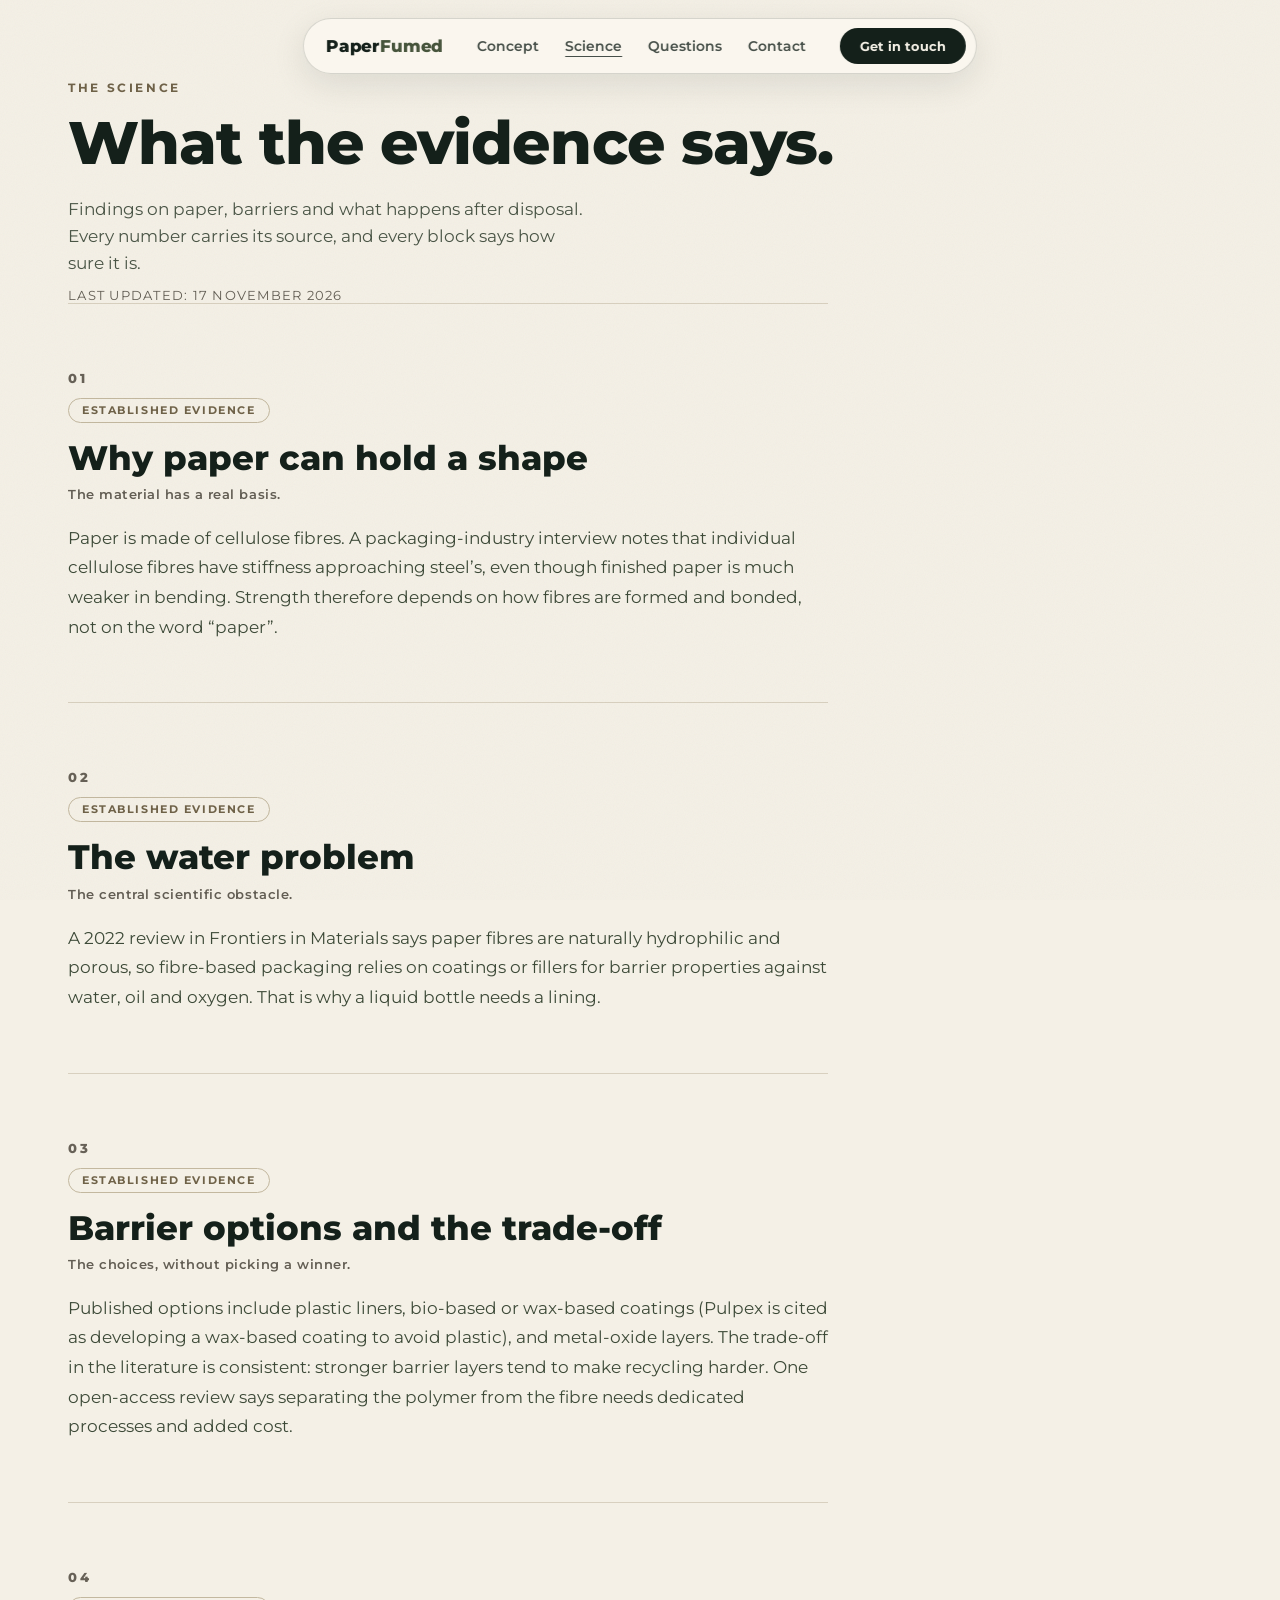
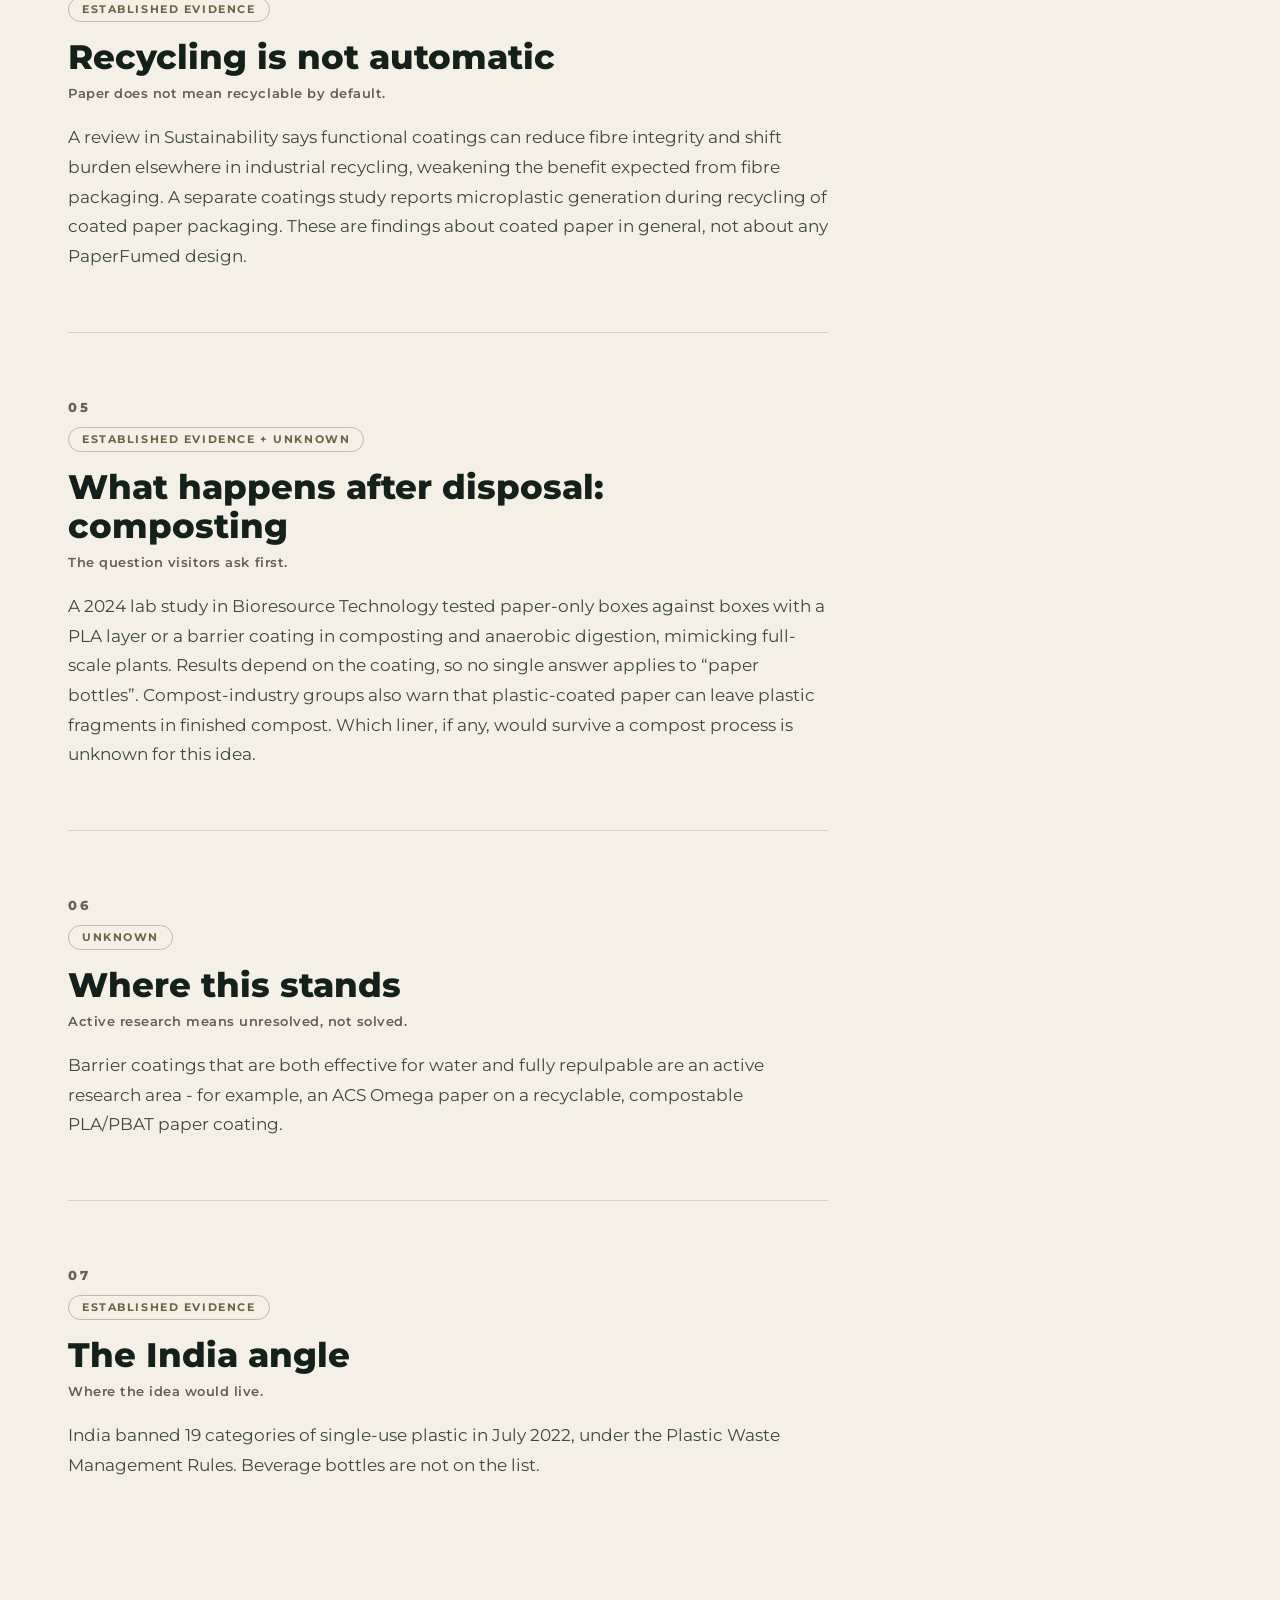
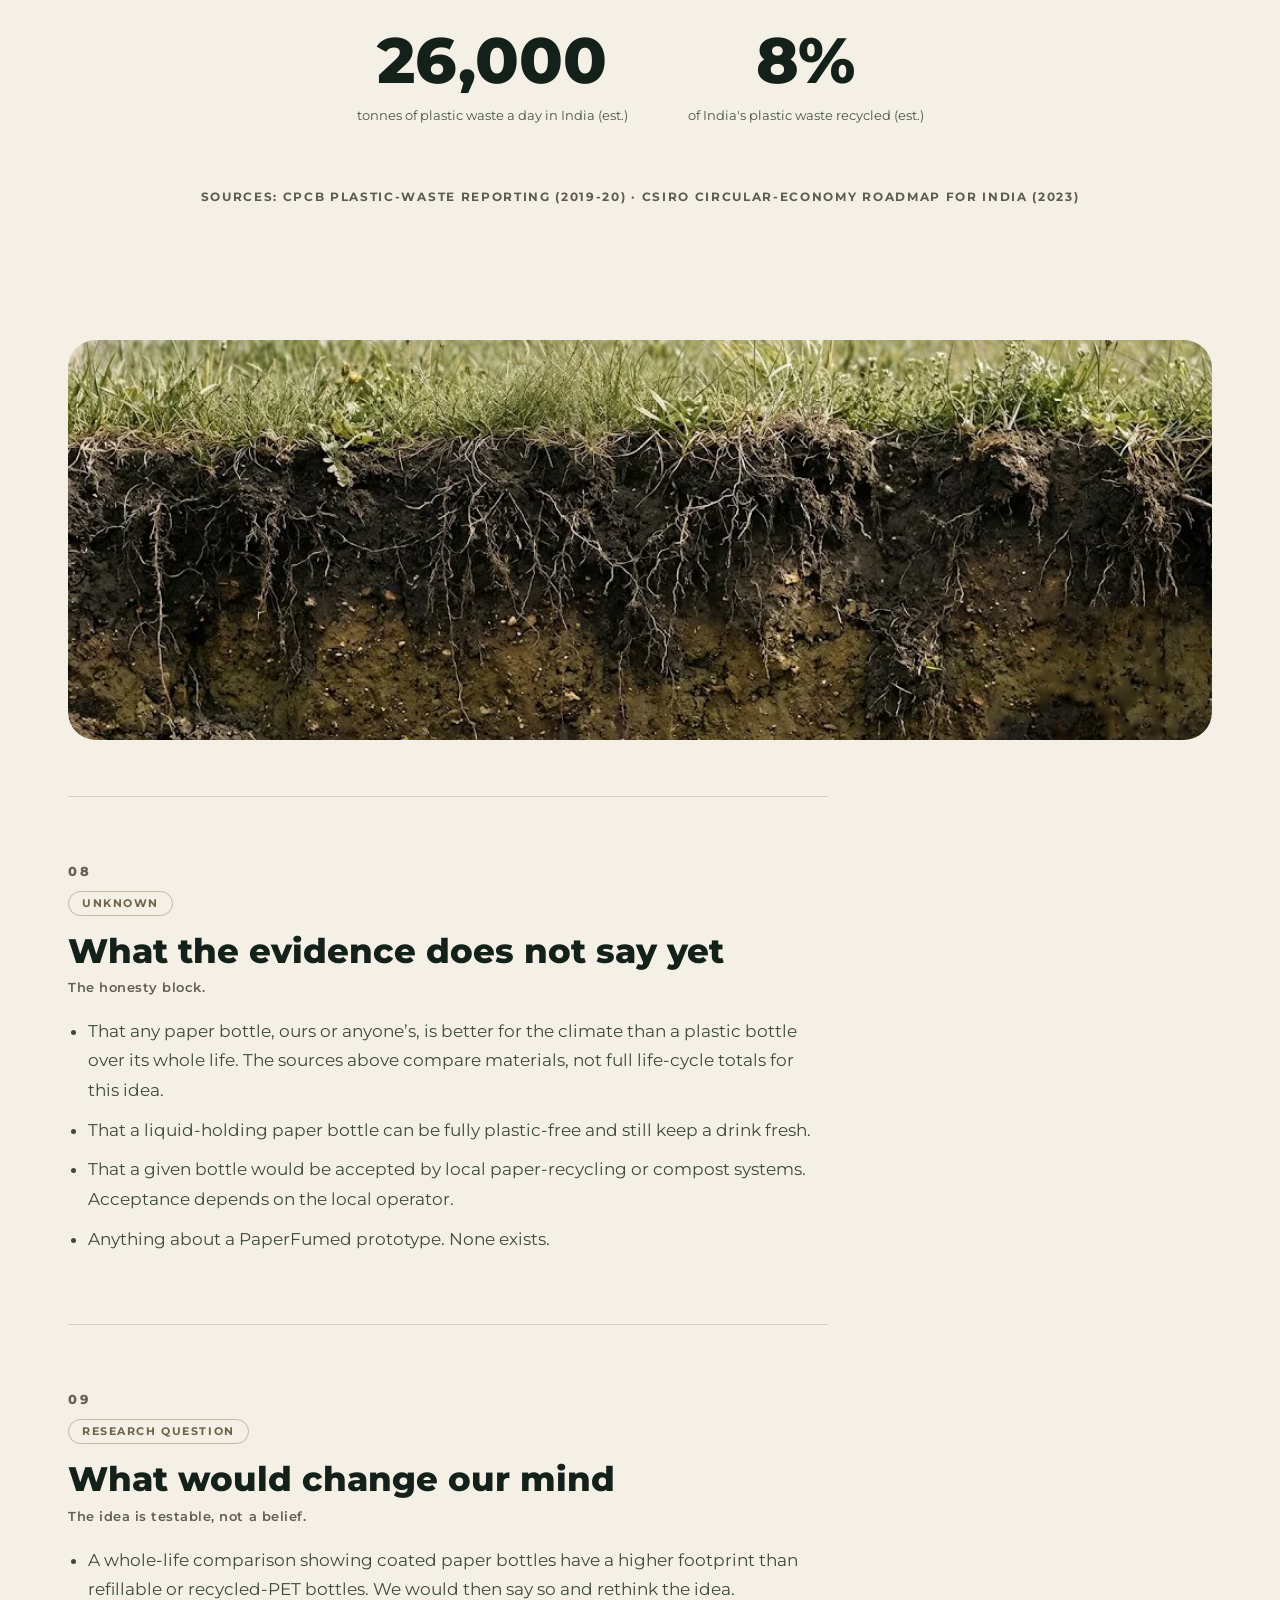
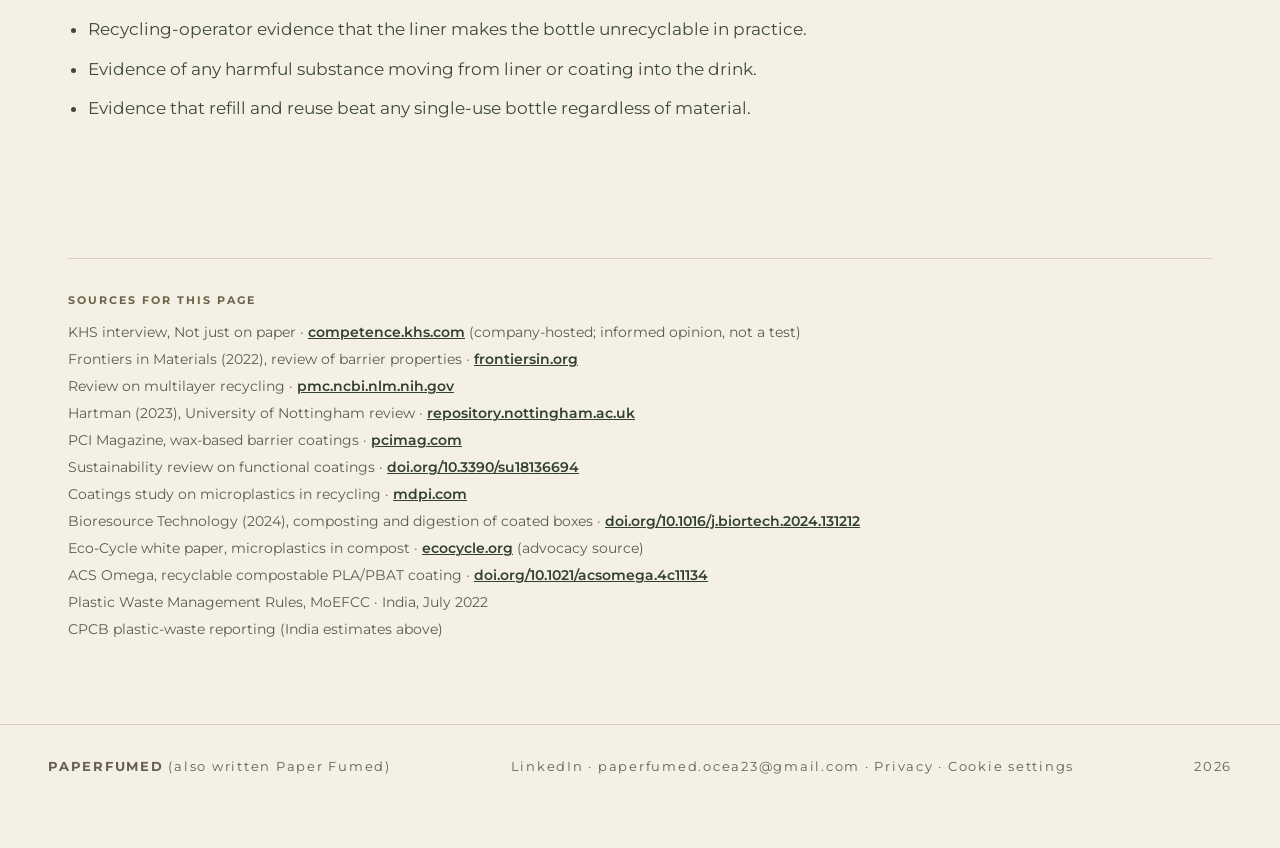
<file: science.html>
<!DOCTYPE html>
<html lang="en">
<head>
<meta charset="UTF-8">
<meta name="viewport" content="width=device-width, initial-scale=1.0">
<title>Paper vs plastic: what the research says · PaperFumed</title>
<meta name="description" content="Paper vs plastic packaging: six sourced findings on biodegradation, recycling rates, emissions and India's single-use plastic ban - every number cited.">
<meta name="google-site-verification" content="Hcl2Nn9Ev7Kr6bgABZlpkPxtWmGOQ-QrAccmVXjXL7Y" />
<link rel="canonical" href="https://paperfumed.vercel.app/science">
<meta name="color-scheme" content="light">
<meta name="theme-color" content="#F4F0E6">
<link rel="icon" href="/favicon.svg" type="image/svg+xml">
<link rel="manifest" href="/site.webmanifest">
<meta property="og:site_name" content="PaperFumed">
<meta property="og:type" content="website">
<meta property="og:url" content="https://paperfumed.vercel.app/science">
<meta property="og:title" content="Paper vs plastic: what the research says · PaperFumed">
<meta property="og:description" content="Six sourced findings on paper versus plastic: biodegradation, recycling rates, emissions and India’s single-use plastic ban - with references.">
<meta property="og:image" content="https://paperfumed.vercel.app/og-image-v4.jpg">
<meta property="og:image:width" content="1200">
<meta property="og:image:height" content="630">
<meta name="twitter:card" content="summary_large_image">
<meta name="twitter:title" content="Paper vs plastic: what the research says · PaperFumed">
<meta name="twitter:description" content="Six sourced findings on paper versus plastic: biodegradation, recycling rates, emissions and India’s single-use plastic ban - with references.">
<meta name="twitter:image" content="https://paperfumed.vercel.app/og-image-v4.jpg">
<link rel="icon" type="image/png" sizes="192x192" href="/icon-192.png">
<link rel="apple-touch-icon" href="/apple-touch-icon.png">
<link rel="preconnect" href="https://formsubmit.co">
<link rel="preconnect" href="https://fonts.googleapis.com">
<link rel="preconnect" href="https://fonts.gstatic.com" crossorigin>
<link href="https://fonts.googleapis.com/css2?family=Montserrat:ital,wght@0,400;0,500;0,600;0,700;0,800;1,500;1,600&display=swap" rel="stylesheet">
<script type="application/ld+json">
{
 "@context":"https://schema.org",
 "@graph":[{"@type": "Organization", "name": "PaperFumed", "alternateName": ["Paperfumed", "Paper Fumed", "Paper-Fumed"], "url": "https://paperfumed.vercel.app/", "sameAs": ["https://www.linkedin.com/company/paperfumed"], "email": "paperfumed.ocea23@gmail.com"},
 {"@type": "WebSite", "name": "PaperFumed", "alternateName": ["Paperfumed", "Paper Fumed", "Paper-Fumed"], "url": "https://paperfumed.vercel.app/", "description": "Exploring paper-based packaging for India. What the science says, and the questions still open.", "inLanguage": "en"},
 {"@type": "WebPage", "name": "Paper vs plastic: what the research says · PaperFumed", "description": "Paper vs plastic packaging: six sourced findings on biodegradation, recycling rates, emissions and India's single-use plastic ban - every number cited.", "url": "https://paperfumed.vercel.app/science", "isPartOf": {"@type": "WebSite", "url": "https://paperfumed.vercel.app/"}, "inLanguage": "en"}]
}
</script>
<style>
:root{
  --island-img:url("/assets/island-img.webp");
  --island-bottle:url("/assets/island-bottle.webp");
  --island-bloomed:url("/assets/island-bloomed.webp");
  --island-fraying:url("/assets/island-fraying.webp");
  --ink:#14201A; --moss:#46543B; --moss-deep:#2C3826; --cream:#F4F0E6;
  --sand:#E7DFCB; --sand-2:#EFE8D6; --clay:#A9714B; --paper:#FBF8F0;
  --line:rgba(20,32,26,.16); --ease:cubic-bezier(0.22,1,0.36,1);
}
*{margin:0;padding:0;box-sizing:border-box}
html{scroll-behavior:smooth}
body{font-family:'Montserrat',system-ui,sans-serif;background:var(--cream);color:var(--ink);-webkit-font-smoothing:antialiased;overflow-x:hidden}
::selection{background:var(--moss);color:var(--cream)}
img{display:block;max-width:100%}
a{color:inherit}
.wrap{width:min(1200px,100% - clamp(40px,10vw,128px));margin-inline:auto}
.eyebrow{font-size:12px;font-weight:700;letter-spacing:.22em;text-transform:uppercase;color:var(--moss)}
.skip{position:absolute;left:-9999px;top:0;background:var(--ink);color:var(--cream);padding:10px 16px;z-index:200;border-radius:0 0 8px 0}
.skip:focus{left:0}
:focus-visible{outline:2px solid var(--moss);outline-offset:3px;border-radius:4px}

html,body{overflow-x:clip}

/* ---------- nav ---------- */
.nav{position:fixed;top:18px;left:50%;transform:translateX(-50%);z-index:100;
  display:flex;align-items:center;gap:clamp(14px,3vw,34px);
  background:rgba(251,248,240,.88);backdrop-filter:blur(14px);-webkit-backdrop-filter:blur(14px);
  border:1px solid var(--line);border-radius:999px;padding:9px 10px 9px 22px;
  box-shadow:0 10px 34px rgba(20,32,26,.10);transition:box-shadow .4s var(--ease)}
.nav.scrolled{box-shadow:0 14px 44px rgba(20,32,26,.18)}
.nav .logo{font-weight:800;font-size:17px;letter-spacing:-.01em;text-decoration:none;white-space:nowrap}
.nav .logo em{font-style:normal;color:var(--moss)}
.nav .links{display:flex;gap:26px}
.nav .links a{font-size:13.5px;font-weight:600;text-decoration:none;opacity:.78;transition:opacity .25s}
.nav .links a:hover{opacity:1}
.nav .cta{background:var(--ink);color:var(--cream);font-size:13px;font-weight:700;text-decoration:none;
  padding:10px 20px;border-radius:999px;transition:transform .35s var(--ease),background .3s;white-space:nowrap}
.nav .cta:hover{background:var(--moss);transform:translateY(-1px)}

/* ---------- hero ---------- */
.hero{position:relative;min-height:100svh;overflow:hidden;
  background:url("/assets/hero-bg.jpg") center 38%/cover no-repeat #D6E9F5}
.hero::after{content:'';position:absolute;inset:0;pointer-events:none;
  background:linear-gradient(to bottom,rgba(244,240,230,0),rgba(244,240,230,0) 55%,rgba(244,240,230,.55) 86%,var(--cream) 100%)}
.hero-inner{position:relative;z-index:3;padding-top:clamp(120px,17vh,180px)}
.hero-inner::before{content:'';position:absolute;inset:-70px -60px;z-index:-1;pointer-events:none;background:radial-gradient(closest-side,rgba(255,255,255,.45),transparent)}
.hero h1{font-size:clamp(46px,7.2vw,104px);font-weight:800;line-height:1.0;letter-spacing:-.025em;max-width:9ch;text-shadow:0 1px 26px rgba(244,240,230,.5),0 0 3px rgba(244,240,230,.35)}
.hero h1 .accent{color:var(--moss)}
.hero .eyebrow{color:var(--ink);opacity:.72}
  .hero .sub{margin-top:26px;font-size:clamp(15px,1.4vw,18px);line-height:1.65;max-width:42ch;font-weight:500;opacity:.92;text-shadow:0 1px 18px rgba(255,255,255,.85),0 0 4px rgba(255,255,255,.5)}
.hero .cta-row{display:flex;align-items:center;gap:22px;margin-top:38px;flex-wrap:wrap}
.btn-ink{display:inline-flex;align-items:center;gap:10px;background:var(--ink);color:var(--cream);
  font-weight:700;font-size:14.5px;text-decoration:none;padding:16px 30px;border-radius:999px;
  transition:transform .35s var(--ease),background .3s}
.btn-ink:hover{background:var(--moss);transform:translateY(-2px)}
.btn-ink svg{transition:transform .35s var(--ease)}
.btn-ink:hover svg{transform:translateY(2px)}
.link-quiet{font-size:14px;font-weight:700;text-decoration:none;border-bottom:1.5px solid var(--ink);padding-bottom:3px;transition:color .3s,border-color .3s}
.link-quiet:hover{color:var(--moss);border-color:var(--moss)}
.hero .chips{display:flex;gap:10px;flex-wrap:wrap;margin-top:44px}
.chip{font-size:12.5px;font-weight:700;letter-spacing:.04em;padding:9px 16px;border-radius:999px;
  border:1px solid var(--line);background:rgba(251,248,240,.72);backdrop-filter:blur(6px)}
.chip b{color:var(--moss)}
.island-wrap{position:absolute;z-index:2;left:auto;right:-4vw;bottom:-8vh;width:clamp(540px,46vw,780px);pointer-events:none;will-change:transform}
.island-bob{animation:bob 7s ease-in-out infinite alternate;will-change:transform}
@keyframes bob{from{transform:translateY(-14px)}to{transform:translateY(12px)}}
.island-wrap img{width:100%;height:auto}
.isl-stack{position:relative;width:100%;aspect-ratio:1157/1003}
.isl-layer{position:absolute;inset:0;background:center/contain no-repeat;will-change:opacity,transform}
.isl-bottle{background-image:var(--island-bottle)}
.isl-bloomed{background-image:var(--island-bloomed);opacity:0}


.fchip{position:absolute;z-index:4;font-size:12.5px;font-weight:700;padding:10px 16px;border-radius:14px;
  background:rgba(251,248,240,.9);border:1px solid var(--line);box-shadow:0 12px 30px rgba(20,32,26,.12);
  backdrop-filter:blur(8px);will-change:transform}
.fchip small{display:block;font-weight:600;font-size:10.5px;letter-spacing:.12em;text-transform:uppercase;color:var(--moss);margin-bottom:3px}
.fchip-1{right:min(34vw,480px);top:30%;animation:bob 8s .6s ease-in-out infinite alternate}
.fchip-2{right:3vw;top:22%;animation:bob 6.4s 1.2s ease-in-out infinite alternate}
.fchip-3{right:min(44vw,620px);bottom:24%;animation:bob 7.4s .2s ease-in-out infinite alternate}
.scroll-hint{position:absolute;z-index:5;left:50%;transform:translateX(-50%);bottom:26px;
  display:flex;flex-direction:column;align-items:center;gap:10px;font-size:11px;font-weight:700;
  letter-spacing:.24em;text-transform:uppercase;opacity:.65}
.scroll-hint span{display:block;width:1.5px;height:44px;background:var(--ink);transform-origin:top;animation:line 2.2s var(--ease) infinite}
@keyframes line{0%{transform:scaleY(0)}45%{transform:scaleY(1);transform-origin:top}55%{transform:scaleY(1);transform-origin:bottom}100%{transform:scaleY(0);transform-origin:bottom}}

/* ---------- torn divider ---------- */
.torn{display:block;width:100%;height:70px;margin-top:-69px;position:relative;z-index:6}

/* ---------- manifesto ---------- */
.manifesto{background:var(--cream);padding:clamp(90px,14vh,160px) 0 clamp(80px,12vh,140px)}
.manifesto p{font-size:clamp(26px,3.4vw,50px);font-weight:600;line-height:1.42;letter-spacing:-.01em;max-width:22ch}
.manifesto .w{opacity:.12;transition:opacity .5s linear}
.manifesto .w.on{opacity:1}
.manifesto .do{color:var(--moss)}

/* ---------- stats ---------- */
.stats{background:var(--cream);padding-bottom:clamp(80px,12vh,150px)}
.stat-row{display:grid;grid-template-columns:minmax(200px,300px) 1fr;gap:clamp(24px,5vw,80px);
  padding:clamp(40px,6vh,64px) 0;border-top:1px solid var(--line);align-items:start}
.stat-val{font-size:clamp(54px,7.5vw,110px);font-weight:800;letter-spacing:-.04em;line-height:.95;white-space:nowrap}
.stat-val small{font-size:.32em;font-weight:700;letter-spacing:.02em;vertical-align:.9em;color:var(--moss)}
.stat-body h3{font-size:clamp(19px,1.9vw,24px);font-weight:700;line-height:1.45;max-width:34ch;margin-top:10px}
.stat-body .src{margin-top:16px;font-size:11.5px;font-weight:600;letter-spacing:.14em;text-transform:uppercase;opacity:.55}

/* ---------- product ---------- */
.product{background:var(--sand-2);padding:clamp(90px,13vh,150px) 0;border-top:1px solid var(--line)}
.prod-head{display:flex;justify-content:space-between;align-items:flex-end;gap:30px;flex-wrap:wrap}
.prod-head h2{font-size:clamp(34px,4.4vw,62px);font-weight:800;letter-spacing:-.025em;line-height:1.05;max-width:16ch;margin-top:14px}
.drag-hint{font-size:12px;font-weight:700;letter-spacing:.18em;text-transform:uppercase;opacity:.55;display:flex;align-items:center;gap:8px}
.strip{display:flex;gap:18px;overflow-x:auto;margin-top:54px;padding:10px clamp(20px,5vw,64px) 30px;
  cursor:grab;scrollbar-width:none;user-select:none;-webkit-user-select:none}
.strip::-webkit-scrollbar{display:none}
.strip.dragging{cursor:grabbing}
.panel{flex:0 0 min(400px,80vw);background:var(--paper);border:1px solid var(--line);border-radius:22px;
  padding:38px 34px;display:flex;flex-direction:column;min-height:420px;transition:transform .5s var(--ease)}
.panel:hover{transform:translateY(-6px)}
.panel .size{font-size:clamp(72px,7vw,104px);font-weight:800;letter-spacing:-.05em;line-height:1}
.panel .size small{font-size:.3em;font-weight:700;color:var(--moss);letter-spacing:0}
.panel .fmt{margin-top:8px;font-size:13px;font-weight:700;letter-spacing:.16em;text-transform:uppercase;color:var(--moss)}
.panel ul{list-style:none;margin-top:auto;padding-top:34px}
.panel li{display:flex;justify-content:space-between;gap:16px;padding:11px 0;border-top:1px solid var(--line);
  font-size:13.5px;font-weight:600}
.panel li span:last-child{opacity:.6;font-weight:600;text-align:right}
.checkline{display:flex;flex-wrap:wrap;gap:10px 26px;margin-top:26px;font-size:13.5px;font-weight:600}
.checkline span{display:inline-flex;align-items:center;gap:8px}
.checkline svg{flex:0 0 auto;color:var(--moss)}
.footnote{margin-top:14px;font-size:12px;opacity:.55}

/* ---------- science ---------- */
.science{background:var(--cream);padding:clamp(90px,13vh,150px) 0}
.science h2{font-size:clamp(34px,4.4vw,62px);font-weight:800;letter-spacing:-.025em;line-height:1.05;max-width:18ch;margin-top:14px}
.science .lede{margin-top:20px;font-size:16px;font-weight:500;opacity:.75;max-width:52ch;line-height:1.65}
.facts{margin-top:clamp(44px,7vh,80px)}
.fact{display:grid;grid-template-columns:90px 1fr;gap:clamp(20px,4vw,60px);padding:clamp(30px,4.5vh,48px) 0;border-top:1px solid var(--line)}
.fact:last-child{border-bottom:1px solid var(--line)}
.fact .idx{font-size:15px;font-weight:800;color:var(--moss);letter-spacing:.08em}
.fact h3{font-size:clamp(19px,2vw,26px);font-weight:800;letter-spacing:-.015em;max-width:30ch}
.fact p{margin-top:12px;font-size:15px;line-height:1.7;font-weight:500;opacity:.8;max-width:62ch}
.fact .src{margin-top:14px;font-size:11.5px;font-weight:600;letter-spacing:.14em;text-transform:uppercase;opacity:.5}

/* ---------- quote ---------- */
.quote{background:var(--moss-deep);color:var(--cream);padding:clamp(100px,16vh,180px) 0;text-align:center}
.quote blockquote{font-size:clamp(26px,3.6vw,52px);font-weight:600;font-style:italic;line-height:1.4;letter-spacing:-.01em;max-width:24ch;margin-inline:auto}
.quote cite{display:block;margin-top:34px;font-style:normal;font-size:12.5px;font-weight:700;letter-spacing:.22em;text-transform:uppercase;opacity:.6}

/* ---------- ban ---------- */
.ban{background:var(--sand);padding:clamp(70px,10vh,110px) 0;border-top:1px solid var(--line)}
.ban .inner{display:flex;justify-content:space-between;align-items:center;gap:34px;flex-wrap:wrap}
.ban h2{font-size:clamp(22px,2.6vw,34px);font-weight:800;letter-spacing:-.02em;line-height:1.25;max-width:26ch}
.ban h2 span{color:var(--clay)}
.ban .meta{font-size:12.5px;font-weight:600;letter-spacing:.1em;text-transform:uppercase;opacity:.6;line-height:2}

/* ---------- contact ---------- */
.contact{background:var(--cream);padding:clamp(90px,13vh,150px) 0}
.contact-grid{display:grid;grid-template-columns:1fr 1fr;gap:clamp(40px,6vw,90px);align-items:start}
.contact h2{font-size:clamp(34px,4.2vw,58px);font-weight:800;letter-spacing:-.025em;line-height:1.08;margin-top:14px}
.contact .lede{margin-top:22px;font-size:15.5px;line-height:1.7;font-weight:500;opacity:.8;max-width:44ch}
.contact .direct{margin-top:30px;font-size:14.5px;font-weight:700}
.contact .direct a{color:var(--moss);text-decoration:none;border-bottom:1.5px solid var(--moss);padding-bottom:2px}
.contact .locale{margin-top:18px;font-size:12px;font-weight:700;letter-spacing:.18em;text-transform:uppercase;opacity:.5}
.form-panel{background:var(--paper);border:1px solid var(--line);border-radius:22px;padding:clamp(28px,3.4vw,44px);position:relative}
.field{margin-bottom:20px}
.field label{display:block;font-size:11.5px;font-weight:700;letter-spacing:.16em;text-transform:uppercase;margin-bottom:9px;color:var(--moss)}
.field input,.field select,.field textarea{width:100%;font:inherit;font-size:15px;font-weight:500;color:var(--ink);
  background:var(--cream);border:1px solid var(--line);border-radius:12px;padding:14px 16px;transition:border-color .3s,box-shadow .3s;appearance:none}
.field textarea{min-height:120px;resize:vertical}
.field select{background-image:url("data:image/svg+xml,%3Csvg xmlns='http://www.w3.org/2000/svg' width='12' height='8'%3E%3Cpath d='M1 1l5 5 5-5' fill='none' stroke='%2346543B' stroke-width='2' stroke-linecap='round'/%3E%3C/svg%3E");background-repeat:no-repeat;background-position:right 16px center}
.field input:focus,.field select:focus,.field textarea:focus{outline:none;border-color:var(--moss);box-shadow:0 0 0 3px rgba(70,84,59,.15)}
.hp{position:absolute;left:-9999px;width:1px;height:1px;opacity:0}
.submit{width:100%;background:var(--ink);color:var(--cream);font:inherit;font-weight:700;font-size:15px;
  border:none;border-radius:999px;padding:17px;cursor:pointer;transition:background .3s,transform .35s var(--ease)}
.submit:hover{background:var(--moss);transform:translateY(-2px)}
.privacy{margin-top:16px;font-size:12px;line-height:1.6;opacity:.6}
.privacy a{color:inherit}
.form-error{display:none;margin-top:14px;font-size:13.5px;font-weight:600;color:#8C4A2F}
.form-error.show{display:block}
.form-error a{color:inherit}
/* receipt */
.receipt-slot{display:none;margin-top:8px}
.receipt-slot.show{display:block}
.slot-bar{height:10px;border-radius:6px;background:var(--ink);width:min(360px,90%);margin-inline:auto;position:relative;z-index:2;box-shadow:0 4px 14px rgba(20,32,26,.3)}
.slot-window{overflow:hidden;height:0;transition:height .3s;padding-top:6px}
.slot-window.open{height:420px}
.receipt{width:min(340px,86%);margin:0 auto;background:#fff;color:#222;padding:26px 24px 20px;position:relative;
  box-shadow:0 18px 44px rgba(20,32,26,.22);transform:translateY(105%);font-size:12.5px;line-height:1.75}
.slot-window.open .receipt{animation:print 1.5s var(--ease) .1s forwards}
@keyframes print{from{transform:translateY(105%)}to{transform:translateY(0)}}
.receipt::after{content:'';position:absolute;left:0;right:0;bottom:-9px;height:10px;
  background:linear-gradient(-45deg,transparent 8px,#fff 0) 0 0/16px 16px repeat-x,
             linear-gradient(45deg,transparent 8px,#fff 0) 8px 0/16px 16px repeat-x}
.receipt .r-brand{text-align:center;font-weight:800;font-size:15px;letter-spacing:.28em;text-transform:uppercase}
.receipt .r-big{text-align:center;font-weight:800;font-size:17px;letter-spacing:.06em;margin:14px 0 4px;color:var(--moss)}
.receipt .r-sub{text-align:center;font-size:11.5px;opacity:.7;margin-bottom:12px}
.receipt hr{border:none;border-top:1.5px dashed #999;margin:12px 0}
.receipt .r-row{display:flex;justify-content:space-between;font-size:12px;font-weight:600}
.receipt .r-thanks{text-align:center;margin-top:12px;font-weight:700}

/* ---------- footer ---------- */
footer{background:var(--cream);padding:clamp(60px,9vh,110px) 0 40px;overflow:hidden}
.foot-mark{font-size:clamp(60px,13.5vw,208px);font-weight:800;letter-spacing:-.045em;line-height:.92;
  text-align:center;user-select:none;color:var(--ink)}
.foot-mark em{font-style:normal;color:var(--moss)}
.foot-row{display:flex;justify-content:space-between;align-items:center;gap:18px;flex-wrap:wrap;
  margin-top:clamp(36px,6vh,64px);padding-top:26px;border-top:1px solid var(--line);
  font-size:12.5px;font-weight:600}
.foot-row a{text-decoration:none;opacity:.7;transition:opacity .25s}
.foot-row a:hover{opacity:1;color:var(--moss)}
.foot-links{display:flex;gap:26px;flex-wrap:wrap}
.credits{margin-top:18px;text-align:center;font-size:10.5px;letter-spacing:.06em;opacity:.4}

/* ---------- reveal ---------- */
.reveal{opacity:0;transform:translateY(30px);transition:opacity .9s var(--ease),transform .9s var(--ease)}
.reveal.in{opacity:1;transform:none}

.island-far{display:none;z-index:1}
.island-img{width:100%;aspect-ratio:1144/597;background:var(--island-img) center/contain no-repeat}
body::after{content:"";position:fixed;inset:0;z-index:60;pointer-events:none;opacity:.05;mix-blend-mode:multiply;
  background-image:url("data:image/svg+xml,%3Csvg xmlns='http://www.w3.org/2000/svg' width='240' height='240'%3E%3Cfilter id='n'%3E%3CfeTurbulence type='fractalNoise' baseFrequency='.9' numOctaves='2'/%3E%3C/filter%3E%3Crect width='240' height='240' filter='url(%23n)'/%3E%3C/svg%3E")}
.week-ticker{position:absolute;z-index:5;right:6vw;bottom:52vh;font-size:11.5px;font-weight:700;letter-spacing:.22em;
  color:var(--ink);opacity:.75;font-variant-numeric:tabular-nums}
.week-ticker::after{content:"";display:block;height:1.5px;background:var(--ink);opacity:.4;margin-top:6px;
  width:calc(var(--p,0)*100%);transition:width .2s linear}
.isl-fraying{background-image:var(--island-fraying);opacity:0}
.chips-label{font-size:10.5px;font-weight:700;letter-spacing:.22em;text-transform:uppercase;color:var(--moss);opacity:.85;margin:26px 0 10px}
.intro{padding:110px 0 30px;text-align:center}
.intro p{max-width:620px;margin:0 auto;font-size:19px;line-height:1.75;color:var(--ink)}
.intro p b{font-weight:700}
.doorways{padding:60px 0 90px}
.door-grid{display:grid;grid-template-columns:repeat(3,1fr);gap:44px}
.door h3{font-size:17px;font-weight:800;text-transform:uppercase;letter-spacing:.06em;text-decoration:underline;text-underline-offset:5px;text-decoration-thickness:1.5px;margin-bottom:14px}
.door p{font-size:15px;line-height:1.7;color:var(--ink);opacity:.85;margin-bottom:14px}
.door a{font-size:13px;font-weight:700;letter-spacing:.14em;text-transform:uppercase;color:var(--moss);text-decoration:underline;text-underline-offset:4px}
.checkline-lede{font-size:12px;font-weight:700;letter-spacing:.18em;text-transform:uppercase;color:var(--moss);margin:34px 0 14px}
.questions{padding:90px 0;background:var(--sand,#E9E2D2)}
.questions h2{font-size:clamp(26px,3.4vw,40px);margin-bottom:8px}
.questions .lede{max-width:560px;margin-bottom:40px}
.q-grid{display:grid;grid-template-columns:repeat(2,1fr);gap:22px}
.q-item{background:var(--cream);border-radius:16px;padding:24px 26px}
.q-item h4{font-size:15.5px;font-weight:800;margin-bottom:8px}
.q-item p{font-size:14px;line-height:1.65;opacity:.8}
/* ---------- responsive ---------- */
@media(max-width:960px){
  .contact-grid{grid-template-columns:1fr}
  .island-wrap{left:-26vw;right:auto;width:min(64vw,420px);bottom:-8vh;opacity:.97}
  .fchip{display:none}
  .stat-row{grid-template-columns:1fr;gap:14px}
}
@media(max-width:900px){
  .door-grid{grid-template-columns:1fr;gap:34px}
  .q-grid{grid-template-columns:1fr}
}
@media(max-width:720px){
  .hero{background:linear-gradient(to bottom,#A8CDE6 0%,#DCECF5 48%,rgba(244,240,230,.9) 82%,var(--cream) 100%)}
  .island-far{display:block;left:-18vw;top:9vh;width:52vw;opacity:.85;filter:blur(1.5px)}
  .island-wrap{left:auto;right:-30vw;bottom:-7vh;width:92vw;opacity:.98}
  .nav{top:10px;flex-wrap:wrap;row-gap:6px;padding:9px 12px 9px 20px}
  .nav .links{display:flex;order:3;flex:1 1 100%;justify-content:center;gap:4px;overflow-x:auto}
  .nav .links a{font-size:13px;padding:11px 12px;border-radius:999px;background:rgba(92,110,74,.10);white-space:nowrap}
  .reveal{transform:translateY(16px);transition:opacity .55s var(--ease),transform .55s var(--ease)}
  .prob-nums .s{font-size:12px}
  footer a{display:inline-block;padding:9px 4px}
  .hero h1{text-wrap:balance}
  .nav .cta{padding:12px 20px}
  .cta-row a:not(.btn-ink){display:inline-flex;align-items:center;min-height:44px;padding:6px 8px}
  .manifesto .w{transition:none;opacity:1}
  .cookie-banner{padding:16px 16px 14px;bottom:12px}
  .cookie-banner p{font-size:13px;line-height:1.5}
  .cookie-banner .cb-btn{padding:13px 0;min-height:48px}
  .cookie-banner .cb-plane{animation:none}
  .hero-inner{padding-top:150px}
  .hero .chips{max-width:70%}
  .fact{grid-template-columns:1fr;gap:8px}
  .scroll-hint{display:none}
}
@media(prefers-reduced-motion:reduce){
  *,*::before,*::after{animation:none!important;transition:none!important}
  .reveal{opacity:1;transform:none}
  .manifesto .w{opacity:1}
  html{scroll-behavior:auto}
}

/* ==== v8 additions ==== */
.foot-min{font-size:12.5px !important;letter-spacing:.12em}
.foot-min a{color:#4a5546}
.links a.act{text-decoration:underline;text-underline-offset:5px}
.chips-label{font-size:12px !important;color:#4a5546 !important;opacity:1 !important}
@media(min-width:901px){.hero{padding-bottom:90px}}
.kicker{font-size:12px;letter-spacing:.22em;font-weight:700;color:#6f6248;text-transform:uppercase;margin-bottom:16px}
.pg-h1{font-size:60px;font-weight:800;line-height:1.05;letter-spacing:-.015em;margin:0}
.pg-sub{font-size:17px;line-height:1.6;color:#4a5546;max-width:520px;margin:22px 0 0}
.pill{display:inline-block;padding:13px 26px;border:1.5px solid #22301f;border-radius:999px;font-size:13px;font-weight:700;color:#22301f;text-decoration:none;transition:background .2s,color .2s}
.pill:hover{background:#22301f;color:#f2ede4}
.pill.dark{background:#22301f;color:#f2ede4}
.pill.dark:hover{background:#33422d}
.intro-line{text-align:center;padding:110px 24px 90px;font-size:26px;line-height:1.55;font-weight:500;color:#33422d;max-width:860px;margin:0 auto}
.intro-line b{font-weight:800;color:#22301f}
.founder-band{background:#e9e2d2;padding:110px 24px;text-align:center}
.founder-text{font-size:31px;font-weight:700;line-height:1.6;max-width:980px;margin:0 auto;color:#22301f}
.founder-text .w{opacity:.14;transition:opacity .45s ease}
.founder-text .w.on{opacity:1}
.founder-sig{margin-top:34px;font-size:15px;font-weight:800;letter-spacing:.06em}
.draft-mark{margin-top:14px;font-size:11px;letter-spacing:.2em;color:#676157}
.teaser{display:flex;align-items:center;gap:72px;padding:88px 0;border-top:1px solid #d8d0bf}
.teaser.rev{flex-direction:row-reverse}
.teaser-img{width:52%;border-radius:28px;overflow:hidden;flex:none}
.teaser-img img{width:100%;display:block}
.teaser h2{font-size:52px;font-weight:800;line-height:1.08;letter-spacing:-.01em;margin:0 0 18px}
.teaser .pg-sub{margin:0 0 30px}
.photo-band{height:440px;overflow:hidden}
.photo-band img{width:100%;height:100%;object-fit:cover;display:block}
.band-round{height:400px;overflow:hidden;border-radius:28px;margin:56px 0}
.band-round img{width:100%;height:100%;object-fit:cover;display:block}
.quote-band{background:#22301f;color:#f2ede4;text-align:center;padding:110px 48px}
.quote-band .q{font-size:34px;font-style:normal;font-weight:700;line-height:1.4;max-width:840px;margin:0 auto}
.quote-band .c{font-size:12px;letter-spacing:.22em;color:#a9b39f}
.collab{text-align:center;padding:96px 24px 8px;max-width:1000px;margin:0 auto}
.collab .roles{display:flex;justify-content:center;gap:64px;font-size:22px;font-weight:800;flex-wrap:wrap}
.collab .note{margin-top:18px;font-size:15px;color:#4a5546}
.contact-top{display:flex;align-items:center;gap:72px;padding:64px 0 56px}
.contact-top .ct-text{flex:1}
.contact-top h2{font-size:44px;font-weight:800;line-height:1.1;margin:0 0 16px}
.contact-top .ct-img{width:44%;border-radius:28px;overflow:hidden;flex:none}
.contact-top .ct-img img{width:100%;display:block}
.contact-grid{display:flex;gap:72px;align-items:flex-start;padding-bottom:110px}
.contact-grid .form-panel{flex:1}
.contact-grid .receipt-slot{width:44%}
.imgband{border-radius:28px;overflow:hidden;margin:56px 0}
.imgband img{width:100%;display:block}
.fact{display:flex;gap:40px;padding:38px 0;border-bottom:1px solid #d8d0bf;align-items:baseline}
.fact .num{font-size:14px;font-weight:800;color:#8a7a5c}
.fact .txt{font-size:26px;font-weight:700;line-height:1.3}
.fact .src{font-size:12.5px;letter-spacing:.14em;color:#5f5b4d;margin-top:10px;font-weight:700}
.stats-row{display:flex;gap:60px;text-align:center;padding:80px 0;justify-content:center;flex-wrap:wrap}
.stats-row .big{font-size:64px;font-weight:800}
.stats-row .lbl{font-size:13px;color:#4a5546;margin-top:8px}
.qgrid{display:grid;grid-template-columns:1fr 1fr;gap:24px;padding-bottom:60px}
.qcard{background:#e9e2d2;border-radius:24px;padding:40px}
.qcard h2{font-size:24px;font-weight:800;line-height:1.25;margin:0 0 14px}
.qcard p{font-size:15px;line-height:1.6;color:#4a5546;margin:0}
.pg-wrap{max-width:1240px;margin:0 auto;padding:80px 48px 0}
.foot-min{display:flex;justify-content:space-between;align-items:center;gap:20px;padding:34px 48px;font-size:12px;letter-spacing:.14em;color:#655f55;border-top:1px solid #d8d0bf;flex-wrap:wrap}
.foot-min a{color:#655f55;text-decoration:none}
.foot-min a:hover{color:#22301f}
@media(max-width:900px){
 .teaser,.contact-top,.contact-grid{flex-direction:column;gap:36px}
 .teaser.rev{flex-direction:column}
 .teaser-img,.contact-top .ct-img,.contact-grid .receipt-slot{width:100%}
 .teaser h2{font-size:36px}
 .pg-h1{font-size:40px}
 .founder-text{font-size:23px}
 .intro-line{font-size:20px;padding:80px 24px 60px}
 .quote-band .q{font-size:26px}
 .photo-band{height:280px}
 .band-round{height:240px}
 .qgrid{grid-template-columns:1fr}
 .collab .roles{gap:24px;font-size:17px;flex-direction:column}
 .fact .txt{font-size:20px}
 .stats-row .big{font-size:44px}
  .pg-wrap{padding:112px 24px 0}
 .spec-grid{grid-template-columns:1fr !important}
 .foot-min{padding:28px 24px;justify-content:center;text-align:center}
}

.cookie-banner{position:fixed;left:50%;bottom:22px;transform:translate(-50%,140%);width:min(560px,calc(100vw - 32px));background:#faf6ec;border:1px solid #e2d9c4;border-radius:18px;box-shadow:0 18px 50px rgba(34,48,31,.16);padding:22px 24px 18px;z-index:900;transition:transform .6s cubic-bezier(.22,1,.36,1);color:#22301f}
.cookie-banner.show{transform:translate(-50%,0)}
.cookie-banner .cb-top{display:flex;gap:14px;align-items:flex-start}
.cookie-banner .cb-plane{flex:none;width:30px;height:30px;margin-top:2px;animation:cbfloat 3.2s ease-in-out infinite}
@keyframes cbfloat{0%,100%{transform:translateY(0) rotate(-6deg)}50%{transform:translateY(-5px) rotate(4deg)}}
.cookie-banner h2{font-size:15px;font-weight:800;letter-spacing:.04em;margin:0 0 6px;text-transform:uppercase}
.cookie-banner p{font-size:14.5px;line-height:1.55;margin:0;color:#3d4a38;font-weight:500}
.cookie-banner .cb-why{display:none;margin-top:10px;padding:10px 12px;background:#f1ead8;border-radius:10px;font-size:13px;line-height:1.5;color:#4a5741}
.cookie-banner .cb-why.open{display:block}
.cookie-banner .cb-row{display:flex;align-items:center;gap:10px;margin-top:14px}
.cookie-banner .cb-btn{flex:1;border:1px solid #22301f;border-radius:999px;padding:11px 0;font-family:inherit;font-size:13.5px;font-weight:700;letter-spacing:.05em;cursor:pointer;transition:transform .15s ease,background .2s ease}
.cookie-banner .cb-btn:hover{transform:translateY(-1px)}
.cookie-banner .cb-allow{background:#22301f;color:#f7f2e7}
.cookie-banner .cb-allow:hover{background:#2e4030}
.cookie-banner .cb-deny{background:transparent;color:#22301f}
.cookie-banner .cb-deny:hover{background:#efe8d6}
.cookie-banner .cb-link{background:none;border:none;font-family:inherit;font-size:12px;font-weight:700;letter-spacing:.08em;color:#7a8a6d;cursor:pointer;text-transform:uppercase;padding:6px 2px}
.cookie-banner .cb-link:hover{color:#5c6e4a}
@media (prefers-reduced-motion: reduce){.cookie-banner{transition:none}.cookie-banner .cb-plane{animation:none}}
@media(max-width:600px){.cookie-banner .cb-row{flex-wrap:wrap}.cookie-banner .cb-btn{flex:1 1 40%}.cookie-banner .cb-link{flex:1 1 100%;text-align:center}}
.noclaim{text-align:center;font-size:13px;letter-spacing:.03em;color:#7a8a6d;font-weight:600;margin:-58px auto 66px;max-width:660px;padding:0 24px;line-height:1.7}
.noclaim .upd{display:block;margin-top:8px;font-size:11px;letter-spacing:.16em;text-transform:uppercase;color:#676157}
.field.consent{margin-top:2px}
.consent-label{display:flex;gap:12px;align-items:flex-start;font-size:13.5px;line-height:1.55;color:#3d4a38;font-weight:500;cursor:pointer}
.consent-label input{flex:none;width:18px;height:18px;margin-top:2px;accent-color:#5c6e4a;cursor:pointer}
.privacy a{color:#5c6e4a;font-weight:700}
@media(max-width:900px){.noclaim{margin:-40px auto 52px}}

.tag{display:inline-block;font-size:10.5px;letter-spacing:.15em;font-weight:700;text-transform:uppercase;padding:5px 13px;border:1px solid #c3b89f;border-radius:999px;color:#6f6248;margin-bottom:16px}
.sec{padding:66px 0 60px;border-top:1px solid #d8d0bf;max-width:760px}
.sec .snum{font-size:13px;font-weight:800;color:#676157;letter-spacing:.24em;margin-bottom:12px}
.sec h2{font-size:34px;font-weight:800;line-height:1.15;margin:0 0 8px}
.sec .why{font-size:13px;letter-spacing:.04em;color:#635e54;font-weight:600;margin:0 0 22px}
.sec p.body,.sec li{font-size:16.5px;line-height:1.8;color:#3d4a38}
.sec ul{margin:6px 0 0;padding-left:20px}
.sec li{margin-bottom:10px}
.srcs{margin-top:64px;padding:30px 0 0;border-top:1px solid #d8d0bf;font-size:13.5px;line-height:2;color:#5f5b4d}
.srcs b{font-size:11px;letter-spacing:.18em;color:#6f6248;text-transform:uppercase;display:block;margin-bottom:8px}
.srcs a{color:#33422f;font-weight:600}
.qx{border-top:1px solid #d8d0bf}
.qx summary{cursor:pointer;list-style:none;padding:30px 0;display:flex;justify-content:space-between;align-items:baseline;gap:24px}
.qx summary::-webkit-details-marker{display:none}
.qx summary h2{font-size:22px;font-weight:800;line-height:1.3;margin:0;flex:1}
.qx summary .plus{font-size:26px;font-weight:400;color:#6f6248;flex:none;transition:transform .25s}
.qx[open] summary .plus{transform:rotate(45deg)}
.qx .qx-body{padding:0 0 32px;max-width:700px}
.qx .qx-body p{font-size:15.5px;line-height:1.75;color:#3d4a38;margin:0 0 12px}
.qx .qx-body .lbl{font-size:11px;font-weight:800;letter-spacing:.14em;color:#6f6248;text-transform:uppercase}
.prob-band{background:#22301f;color:#f2ede4;padding:96px 24px;text-align:center}
.prob-band .kicker{color:#a9b79b}
.prob-nums{display:flex;justify-content:center;gap:72px;flex-wrap:wrap;margin-top:44px}
.prob-nums .n{font-size:52px;font-weight:800;line-height:1;color:#f2ede4}
.prob-nums .l{font-size:13px;letter-spacing:.06em;color:#b7c2a8;margin-top:10px;max-width:220px;font-weight:600;margin-left:auto;margin-right:auto}
.prob-nums .s{font-size:10.5px;letter-spacing:.14em;color:#8a9a7c;margin-top:8px;text-transform:uppercase}
.how-band{padding:92px 24px;text-align:center}
.how-band p.hl{font-size:23px;line-height:1.6;font-weight:600;color:#33422d;margin:0 auto;max-width:760px}
.imgcap{font-size:12.5px;letter-spacing:.1em;color:#6e6759;font-weight:600;text-transform:uppercase;margin:12px 0 60px}
@media(max-width:900px){.prob-nums{gap:38px}.prob-nums .n{font-size:38px}.sec h2{font-size:27px}}

/* ---------- mobile sticky CTA ---------- */
.pf-sticky{position:fixed;left:0;right:0;bottom:0;z-index:80;display:none;
  padding:10px 14px calc(10px + env(safe-area-inset-bottom,0px));
  background:rgba(251,248,240,.94);backdrop-filter:blur(10px);-webkit-backdrop-filter:blur(10px);
  border-top:1px solid var(--line)}
.pf-sticky a{display:flex;align-items:center;justify-content:center;
  background:var(--ink);color:var(--cream);font-weight:700;font-size:14px;
  text-decoration:none;padding:13px 20px;border-radius:999px}
.pf-sticky a:active{background:var(--moss)}
@media(max-width:768px){.pf-sticky.on{display:block}}

/* ---------- mobile layout (393 reference) ---------- */
.nav .menu-btn{display:none}
@media(max-width:720px){
  .nav{top:12px;left:16px;right:16px;width:auto;transform:none;height:56px;flex-wrap:nowrap;align-items:center;justify-content:space-between;gap:8px;padding:0 6px 0 18px;border-radius:28px}
  .nav .logo{font-size:17px}
  .nav .cta{margin-left:auto;padding:0 16px;min-height:44px;display:inline-flex;align-items:center}
  .nav .menu-btn{display:inline-flex;align-items:center;justify-content:center;width:44px;height:44px;border:0;border-radius:50%;background:transparent;color:var(--ink);cursor:pointer;padding:0}
  .nav .menu-btn svg{width:22px;height:22px}
  .nav .links{display:none;position:absolute;top:64px;left:0;right:0;order:0;flex:none;flex-direction:column;gap:0;overflow:visible;padding:8px;background:rgba(251,248,240,.98);border:1px solid var(--line);border-radius:22px;box-shadow:0 14px 44px rgba(20,32,26,.18)}
  .nav.open .links{display:flex}
  .nav .links a{display:flex;align-items:center;min-height:44px;padding:0 14px;font-size:15px;background:none;border-radius:12px;opacity:1}
  .hero{min-height:0;padding-bottom:32px}
  .hero-inner{padding-top:96px}
  .hero h1{font-size:36px;line-height:1.1;letter-spacing:-1px}
  .island-wrap{position:relative;inset:auto;left:auto;right:auto;bottom:auto;width:100%;max-width:353px;margin:20px auto 0;transform:none!important;opacity:1}
  .island-wrap .island-bob{animation:none!important;transform:none!important}
  .island-far,.fchip{display:none!important}
  .scroll-hint{display:none}
  main,.page-head{padding-left:0;padding-right:0}
}

/* ---------- smooth transitions ---------- */
@view-transition{navigation:auto}
::view-transition-old(root),::view-transition-new(root){animation-duration:.22s;animation-timing-function:ease-out}
@media(max-width:720px){
  .reveal{transform:translateY(8px);transition:opacity .25s ease-out,transform .25s ease-out}
  .nav .links{display:flex;visibility:hidden;opacity:0;transform:translateY(-6px);pointer-events:none;transition:opacity .22s ease-out,transform .22s ease-out,visibility 0s linear .22s}
  .nav.open .links{visibility:visible;opacity:1;transform:none;pointer-events:auto;transition:opacity .22s ease-out,transform .22s ease-out}
}
.qx{interpolate-size:allow-keywords}
.qx::details-content{block-size:0;overflow:clip;opacity:0;transition:block-size .25s ease-out,opacity .25s ease-out,content-visibility .25s allow-discrete}
.qx[open]::details-content{block-size:auto;opacity:1}
@media(prefers-reduced-motion:reduce){
  @view-transition{navigation:none}
  .reveal{opacity:1!important;transform:none!important;transition:none!important}
  .nav .links,.qx::details-content{transition:none!important}
}
</style>
<link rel="stylesheet" href="/vendors/cookieconsent.css">
</head>
<body>
<a class="skip" href="#main">Skip to main content</a>

<nav class="nav" id="nav" aria-label="Primary">
  <a class="logo" href="/">Paper<em>Fumed</em></a>
  <div class="links" id="navLinks">
    <a href="/concept">Concept</a>
    <a class="act" href="/science">Science</a>
    <a href="/questions">Questions</a>
    <a href="/#contact">Contact</a>
  </div>
  <a class="cta" href="/#contact">Get in touch</a><button class="menu-btn" id="menuBtn" type="button" aria-label="Menu" aria-expanded="false" aria-controls="navLinks"><svg viewBox="0 0 22 22" fill="none" aria-hidden="true"><path d="M3 6h16M3 11h16M3 16h16" stroke="currentColor" stroke-width="1.8" stroke-linecap="round"/></svg></button>
</nav>
<main id="main">
  <div class="pg-wrap">
    <p class="kicker">The Science</p>
    <h1 class="pg-h1">What the evidence says.</h1>
    <p class="pg-sub">Findings on paper, barriers and what happens after disposal. Every number carries its source, and every block says how sure it is.</p>
<p style="font-size:12.5px;letter-spacing:.1em;text-transform:uppercase;color:#635e54;margin:10px 0 0">Last updated: 17 November 2026</p>

    <section class="sec reveal">
      <p class="snum">01</p>
      <span class="tag">Established evidence</span>
      <h2>Why paper can hold a shape</h2>
      <p class="why">The material has a real basis.</p>
      <p class="body">Paper is made of cellulose fibres. A packaging-industry interview notes that individual cellulose fibres have stiffness approaching steel&rsquo;s, even though finished paper is much weaker in bending. Strength therefore depends on how fibres are formed and bonded, not on the word &ldquo;paper&rdquo;.</p>
    </section>

    <section class="sec reveal">
      <p class="snum">02</p>
      <span class="tag">Established evidence</span>
      <h2>The water problem</h2>
      <p class="why">The central scientific obstacle.</p>
      <p class="body">A 2022 review in Frontiers in Materials says paper fibres are naturally hydrophilic and porous, so fibre-based packaging relies on coatings or fillers for barrier properties against water, oil and oxygen. That is why a liquid bottle needs a lining.</p>
    </section>

    <section class="sec reveal">
      <p class="snum">03</p>
      <span class="tag">Established evidence</span>
      <h2>Barrier options and the trade-off</h2>
      <p class="why">The choices, without picking a winner.</p>
      <p class="body">Published options include plastic liners, bio-based or wax-based coatings (Pulpex is cited as developing a wax-based coating to avoid plastic), and metal-oxide layers. The trade-off in the literature is consistent: stronger barrier layers tend to make recycling harder. One open-access review says separating the polymer from the fibre needs dedicated processes and added cost.</p>
    </section>

    <section class="sec reveal">
      <p class="snum">04</p>
      <span class="tag">Established evidence</span>
      <h2>Recycling is not automatic</h2>
      <p class="why">Paper does not mean recyclable by default.</p>
      <p class="body">A review in Sustainability says functional coatings can reduce fibre integrity and shift burden elsewhere in industrial recycling, weakening the benefit expected from fibre packaging. A separate coatings study reports microplastic generation during recycling of coated paper packaging. These are findings about coated paper in general, not about any PaperFumed design.</p>
    </section>

    <section class="sec reveal">
      <p class="snum">05</p>
      <span class="tag">Established evidence + Unknown</span>
      <h2>What happens after disposal: composting</h2>
      <p class="why">The question visitors ask first.</p>
      <p class="body">A 2024 lab study in Bioresource Technology tested paper-only boxes against boxes with a PLA layer or a barrier coating in composting and anaerobic digestion, mimicking full-scale plants. Results depend on the coating, so no single answer applies to &ldquo;paper bottles&rdquo;. Compost-industry groups also warn that plastic-coated paper can leave plastic fragments in finished compost. Which liner, if any, would survive a compost process is unknown for this idea.</p>
    </section>

    <section class="sec reveal">
      <p class="snum">06</p>
      <span class="tag">Unknown</span>
      <h2>Where this stands</h2>
      <p class="why">Active research means unresolved, not solved.</p>
      <p class="body">Barrier coatings that are both effective for water and fully repulpable are an active research area - for example, an ACS Omega paper on a recyclable, compostable PLA/PBAT paper coating.</p>
    </section>

    <section class="sec reveal">
      <p class="snum">07</p>
      <span class="tag">Established evidence</span>
      <h2>The India angle</h2>
      <p class="why">Where the idea would live.</p>
      <p class="body">India banned 19 categories of single-use plastic in July 2022, under the Plastic Waste Management Rules. Beverage bottles are not on the list.</p>
    </section>

    <div class="stats-row reveal">
      <div><div class="big">26,000</div><div class="lbl">tonnes of plastic waste a day in India (est.)</div></div>
      <div><div class="big">8%</div><div class="lbl">of India's plastic waste recycled (est.)</div></div>
      <div style="width:100%;text-align:center;font-size:12px;letter-spacing:.14em;color:#5f5b4d;font-weight:700;margin-top:6px">SOURCES: CPCB PLASTIC-WASTE REPORTING (2019-20) &middot; CSIRO CIRCULAR-ECONOMY ROADMAP FOR INDIA (2023)</div>
    </div>

    <div class="band-round reveal"><img decoding="async" src="/assets/science-band.webp" alt="Cross-section of dark soil with fine grass roots below and green grass at the surface" loading="lazy"></div>

    <section class="sec reveal">
      <p class="snum">08</p>
      <span class="tag">Unknown</span>
      <h2>What the evidence does not say yet</h2>
      <p class="why">The honesty block.</p>
      <ul>
        <li>That any paper bottle, ours or anyone&rsquo;s, is better for the climate than a plastic bottle over its whole life. The sources above compare materials, not full life-cycle totals for this idea.</li>
        <li>That a liquid-holding paper bottle can be fully plastic-free and still keep a drink fresh.</li>
        <li>That a given bottle would be accepted by local paper-recycling or compost systems. Acceptance depends on the local operator.</li>
        <li>Anything about a PaperFumed prototype. None exists.</li>
      </ul>
    </section>

    <section class="sec reveal">
      <p class="snum">09</p>
      <span class="tag">Research question</span>
      <h2>What would change our mind</h2>
      <p class="why">The idea is testable, not a belief.</p>
      <ul>
        <li>A whole-life comparison showing coated paper bottles have a higher footprint than refillable or recycled-PET bottles. We would then say so and rethink the idea.</li>
        <li>Recycling-operator evidence that the liner makes the bottle unrecyclable in practice.</li>
        <li>Evidence of any harmful substance moving from liner or coating into the drink.</li>
        <li>Evidence that refill and reuse beat any single-use bottle regardless of material.</li>
      </ul>
    </section>

    <div class="srcs reveal">
      <b>Sources for this page</b>
      KHS interview, Not just on paper &middot; <a href="https://competence.khs.com/uploads/pdf-export/7d8676cf-5d9c-4ed8-a956-025f9f105ecb/not-just-on-paper_en.pdf">competence.khs.com</a> (company-hosted; informed opinion, not a test)<br>
      Frontiers in Materials (2022), review of barrier properties &middot; <a href="https://www.frontiersin.org/journals/materials/articles/10.3389/fmats.2022.929501/full">frontiersin.org</a><br>
      Review on multilayer recycling &middot; <a href="https://pmc.ncbi.nlm.nih.gov/articles/PMC13362800/">pmc.ncbi.nlm.nih.gov</a><br>
      Hartman (2023), University of Nottingham review &middot; <a href="https://repository.nottingham.ac.uk/entities/publication/a310d495-ca30-4732-be0c-8ea859d89425">repository.nottingham.ac.uk</a><br>
      PCI Magazine, wax-based barrier coatings &middot; <a href="https://www.pcimag.com/articles/113114-sustainable-paper-packaging-a-natural-based-barrier-solution">pcimag.com</a><br>
      Sustainability review on functional coatings &middot; <a href="https://doi.org/10.3390/su18136694">doi.org/10.3390/su18136694</a><br>
      Coatings study on microplastics in recycling &middot; <a href="https://www.mdpi.com/2079-6412/15/11/1284">mdpi.com</a><br>
      Bioresource Technology (2024), composting and digestion of coated boxes &middot; <a href="https://doi.org/10.1016/j.biortech.2024.131212">doi.org/10.1016/j.biortech.2024.131212</a><br>
      Eco-Cycle white paper, microplastics in compost &middot; <a href="https://ecocycle.org/content/uploads/2021/06/White-paper-Micoplastics-in-Compost.pdf">ecocycle.org</a> (advocacy source)<br>
      ACS Omega, recyclable compostable PLA/PBAT coating &middot; <a href="https://doi.org/10.1021/acsomega.4c11134">doi.org/10.1021/acsomega.4c11134</a><br>
      Plastic Waste Management Rules, MoEFCC &middot; India, July 2022<br>
      CPCB plastic-waste reporting (India estimates above)
    </div>
  </div>
</main>
<footer>
  <div class="foot-min">
    <span><b>PAPERFUMED</b> (also written Paper Fumed)</span>
    <span><a href="https://www.linkedin.com/company/paperfumed" target="_blank" rel="noopener">LinkedIn</a> &middot; <a href="mailto:paperfumed.ocea23@gmail.com">paperfumed.ocea23@gmail.com</a> &middot; <a href="/privacy">Privacy</a> &middot; <a href="#" data-cc="show-preferencesModal">Cookie settings</a></span>
    <span>2026</span>
  </div>
</footer>
<script>
(function(){
  var reduced = window.matchMedia('(prefers-reduced-motion: reduce)').matches;

  var nav = document.getElementById('nav');
  if(nav){ addEventListener('scroll', function(){ nav.classList.toggle('scrolled', scrollY > 40); }, {passive:true}); }

  var io = new IntersectionObserver(function(es){
    es.forEach(function(e){ if(e.isIntersecting){ e.target.classList.add('in'); io.unobserve(e.target); } });
  }, {threshold:.15, rootMargin:'0px 0px -8% 0px'});
  document.querySelectorAll('.reveal').forEach(function(el){ io.observe(el); });

  /* founder's note word reveal */
  var mt = document.getElementById('founderText');
  if(mt){
    (function(){
      var walk = function(node){
        Array.prototype.slice.call(node.childNodes).forEach(function(n){
          if(n.nodeType === 3){
            var frag = document.createDocumentFragment();
            n.textContent.split(/(\s+)/).forEach(function(tk){
              if(/^\s+$/.test(tk) || tk === ''){ frag.appendChild(document.createTextNode(tk)); }
              else { var s = document.createElement('span'); s.className = 'w'; s.textContent = tk; frag.appendChild(s); }
            });
            node.replaceChild(frag, n);
          } else if(n.nodeType === 1 && n.tagName !== 'BR'){ walk(n); }
        });
      };
      walk(mt);
    })();
    var words = mt.querySelectorAll('.w');
    function paintWords(){
      var r = mt.getBoundingClientRect(), vh = innerHeight;
      var prog = Math.min(1, Math.max(0, (vh*0.85 - r.top) / (r.height + vh*0.35)));
      var n = Math.floor(prog * words.length * 1.15);
      words.forEach(function(w,i){ w.classList.toggle('on', i < n); });
    }
    if(!reduced){ addEventListener('scroll', paintWords, {passive:true}); paintWords(); }
    else { words.forEach(function(w){ w.classList.add('on'); }); }
  }

  /* hero parallax */
  var wrapEl = document.getElementById('islandWrap');
  var fchips = document.querySelectorAll('.fchip');
  if(wrapEl && !reduced && matchMedia('(pointer:fine)').matches){
    var tx=0, ty=0, cx2=0, cy2=0;
    addEventListener('pointermove', function(e){
      tx = (e.clientX/innerWidth - .5); ty = (e.clientY/innerHeight - .5);
    }, {passive:true});
    (function loop(){
      cx2 += (tx-cx2)*.055; cy2 += (ty-cy2)*.055;
      wrapEl.style.transform = 'translate(' + (cx2*22) + 'px,' + (cy2*14) + 'px)';
      var stk = wrapEl.querySelector('.isl-stack');
      if(stk) stk.style.rotate = (cx2*3.5) + 'deg';
      fchips.forEach(function(c){
        var d = parseFloat(c.dataset.depth||1);
        c.style.translate = (cx2*16*d) + 'px ' + (cy2*10*d) + 'px';
      });
      requestAnimationFrame(loop);
    })();
  }

  /* bottle returns to earth: staged decomposition scrub */
  var islB = document.getElementById('islBottle'),
      islM = document.getElementById('islFray'),
      islF = document.getElementById('islBloomed'),
      tick = document.getElementById('weekTicker');
  if(islB && tick){
    function fade(p, a, b){ return Math.min(1, Math.max(0, (p - a) / (b - a))); }
    function paintIsland(){
      var p = Math.min(1, Math.max(0, scrollY / (innerHeight*0.9)));
      if(reduced){ p = 1; }
      var oB = 1 - fade(p, .40, .58);
      var oM = fade(p, .34, .48) * (1 - fade(p, .58, .74));
      var oF = fade(p, .62, .84);
      islB.style.opacity = String(oB);
      islM.style.opacity = String(oM);
      islF.style.opacity = String(oF);
      islB.style.transform = 'translateY(' + (p*22) + 'px) scale(' + (1 - p*0.05) + ')';
      tick.textContent = p < .15 ? 'RESEARCH CONCEPT' : p < .45 ? 'WEEK 2' : p < .72 ? 'WEEK 4' : 'WEEK 6';
      tick.style.setProperty('--p', p);
    }
    addEventListener('scroll', paintIsland, {passive:true}); paintIsland();
  }

  /* contact form -> formsubmit ajax + receipt */
  var form = document.getElementById('contactForm');
  if(form){
    form.addEventListener('submit', function(ev){
      ev.preventDefault();
      if(form._honey.value){ return; }
      if(!form.name.value.trim()){ form.name.focus(); return; }
      var btn = document.getElementById('submitBtn');
      btn.disabled = true; btn.textContent = 'Sending\u2026';
      fetch('https://formsubmit.co/ajax/paperfumed.ocea23@gmail.com', {
        method:'POST',
        headers:{'Content-Type':'application/json','Accept':'application/json'},
        body: JSON.stringify({
          name: form.name.value, company: form.company.value,
          interest: form.interest.value, message: form.message.value,
          _subject: 'PaperFumed enquiry: ' + form.name.value
        })
      }).then(function(r){ if(!r.ok) throw 0; showReceipt(); })
        .catch(function(){
          btn.disabled=false; btn.textContent='Send message';
          document.getElementById('formError').classList.add('show');
        });
    });
    function showReceipt(){
      form.style.display = 'none';
      document.getElementById('refNo').textContent = 'PF-' + Math.floor(1000+Math.random()*9000);
      document.getElementById('refDate').textContent = new Date().toLocaleDateString('en-IN',{day:'2-digit',month:'short',year:'numeric'});
      document.getElementById('receiptSlot').classList.add('show');
      requestAnimationFrame(function(){ document.getElementById('slotWindow').classList.add('open'); });
    }
  }
})();
</script>
<script defer src="/vendors/cookieconsent.umd.js"></script>
<script defer src="/vendors/consent-config.js"></script>
<div class="pf-sticky" id="pfSticky"><a href="/#contact">Get in touch</a></div>
<script>
(function(){
  var s = document.getElementById('pfSticky');
  if(!s) return;
  var c = document.getElementById('contact');
  function upd(){
    var show = scrollY > innerHeight * 0.75;
    if(c && show){
      var r = c.getBoundingClientRect();
      if(r.top < innerHeight && r.bottom > 0){ show = false; }
    }
    s.classList.toggle('on', show);
  }
  addEventListener('scroll', upd, {passive:true});
  addEventListener('resize', upd);
  upd();
})();
</script>
<script>
(function(){var n=document.getElementById('nav'),b=document.getElementById('menuBtn');if(!n||!b)return;
function set(o){n.classList.toggle('open',o);b.setAttribute('aria-expanded',o?'true':'false')}
b.addEventListener('click',function(e){e.stopPropagation();set(!n.classList.contains('open'))});
document.addEventListener('click',function(e){if(!n.contains(e.target))set(false)});
document.addEventListener('keydown',function(e){if(e.key==='Escape'&&n.classList.contains('open')){set(false);b.focus()}});
n.querySelectorAll('.links a').forEach(function(a){a.addEventListener('click',function(){set(false)})});})();
</script></body>
</html>
</file>
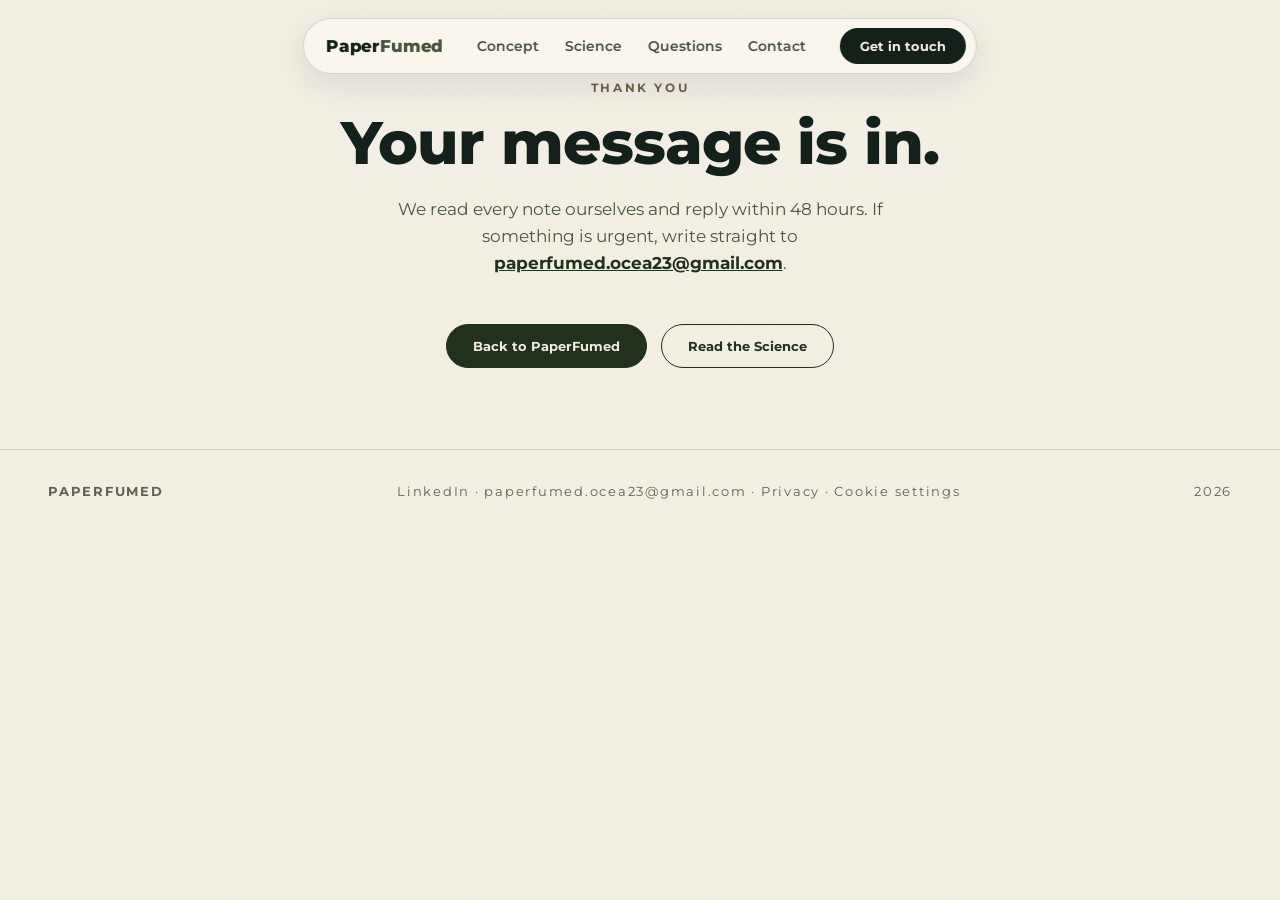
<file: thanks.html>
<!DOCTYPE html>
<html lang="en">
<head>
<meta charset="UTF-8">
<meta name="viewport" content="width=device-width, initial-scale=1.0">
<title>Thank you · PaperFumed</title>
<meta name="robots" content="noindex,nofollow">
<meta name="description" content="Thank you for your message. We read every note ourselves and reply within 48 hours.">
<meta name="google-site-verification" content="Hcl2Nn9Ev7Kr6bgABZlpkPxtWmGOQ-QrAccmVXjXL7Y" />
<link rel="canonical" href="https://paperfumed.vercel.app/thanks">
<meta name="color-scheme" content="light">
<meta name="theme-color" content="#F4F0E6">
<link rel="icon" href="/favicon.svg" type="image/svg+xml">
<link rel="manifest" href="/site.webmanifest">
<meta property="og:site_name" content="PaperFumed">
<meta property="og:type" content="website">
<meta property="og:url" content="https://paperfumed.vercel.app/thanks">
<meta property="og:title" content="Thank you · PaperFumed">
<meta property="og:description" content="Thank you for your message. We read every note ourselves and reply within 48 hours.">
<meta property="og:image" content="https://paperfumed.vercel.app/og-image-v4.jpg">
<meta property="og:image:width" content="1200">
<meta property="og:image:height" content="630">
<meta name="twitter:card" content="summary_large_image">
<meta name="twitter:title" content="Thank you · PaperFumed">
<meta name="twitter:description" content="Thank you for your message. We read every note ourselves and reply within 48 hours.">
<meta name="twitter:image" content="https://paperfumed.vercel.app/og-image-v4.jpg">
<link rel="icon" type="image/png" sizes="192x192" href="/icon-192.png">
<link rel="apple-touch-icon" href="/apple-touch-icon.png">
<link rel="preconnect" href="https://formsubmit.co">
<link rel="preconnect" href="https://fonts.googleapis.com">
<link rel="preconnect" href="https://fonts.gstatic.com" crossorigin>
<link href="https://fonts.googleapis.com/css2?family=Montserrat:ital,wght@0,400;0,500;0,600;0,700;0,800;1,500;1,600&display=swap" rel="stylesheet">
<script type="application/ld+json">
{
 "@context":"https://schema.org",
 "@graph":[
 {"@type":"Organization","name":"PaperFumed","alternateName":["Paperfumed"],"url":"https://paperfumed.vercel.app/","sameAs":["https://www.linkedin.com/company/paperfumed"],"email":"paperfumed.ocea23@gmail.com"},
 {"@type":"WebSite","name":"PaperFumed","alternateName":["Paperfumed"],"url":"https://paperfumed.vercel.app/","description":"Exploring paper-based packaging for India. What the science says, and the questions still open.","inLanguage":"en"}
 ]
}
</script>
<style>
:root{
  --island-img:url("/assets/island-img.webp");
  --island-bottle:url("/assets/island-bottle.webp");
  --island-bloomed:url("/assets/island-bloomed.webp");
  --island-fraying:url("/assets/island-fraying.webp");
  --ink:#14201A; --moss:#46543B; --moss-deep:#2C3826; --cream:#F4F0E6;
  --sand:#E7DFCB; --sand-2:#EFE8D6; --clay:#A9714B; --paper:#FBF8F0;
  --line:rgba(20,32,26,.16); --ease:cubic-bezier(0.22,1,0.36,1);
}
*{margin:0;padding:0;box-sizing:border-box}
html{scroll-behavior:smooth}
body{font-family:'Montserrat',system-ui,sans-serif;background:var(--cream);color:var(--ink);-webkit-font-smoothing:antialiased;overflow-x:hidden}
::selection{background:var(--moss);color:var(--cream)}
img{display:block;max-width:100%}
a{color:inherit}
.wrap{width:min(1200px,100% - clamp(40px,10vw,128px));margin-inline:auto}
.eyebrow{font-size:12px;font-weight:700;letter-spacing:.22em;text-transform:uppercase;color:var(--moss)}
.skip{position:absolute;left:-9999px;top:0;background:var(--ink);color:var(--cream);padding:10px 16px;z-index:200;border-radius:0 0 8px 0}
.skip:focus{left:0}
:focus-visible{outline:2px solid var(--moss);outline-offset:3px;border-radius:4px}

html,body{overflow-x:clip}

/* ---------- nav ---------- */
.nav{position:fixed;top:18px;left:50%;transform:translateX(-50%);z-index:100;
  display:flex;align-items:center;gap:clamp(14px,3vw,34px);
  background:rgba(251,248,240,.88);backdrop-filter:blur(14px);-webkit-backdrop-filter:blur(14px);
  border:1px solid var(--line);border-radius:999px;padding:9px 10px 9px 22px;
  box-shadow:0 10px 34px rgba(20,32,26,.10);transition:box-shadow .4s var(--ease)}
.nav.scrolled{box-shadow:0 14px 44px rgba(20,32,26,.18)}
.nav .logo{font-weight:800;font-size:17px;letter-spacing:-.01em;text-decoration:none;white-space:nowrap}
.nav .logo em{font-style:normal;color:var(--moss)}
.nav .links{display:flex;gap:26px}
.nav .links a{font-size:13.5px;font-weight:600;text-decoration:none;opacity:.78;transition:opacity .25s}
.nav .links a:hover{opacity:1}
.nav .cta{background:var(--ink);color:var(--cream);font-size:13px;font-weight:700;text-decoration:none;
  padding:10px 20px;border-radius:999px;transition:transform .35s var(--ease),background .3s;white-space:nowrap}
.nav .cta:hover{background:var(--moss);transform:translateY(-1px)}

/* ---------- hero ---------- */
.hero{position:relative;min-height:100svh;overflow:hidden;
  background:url("/assets/hero-bg.jpg") center 38%/cover no-repeat #D6E9F5}
.hero::after{content:'';position:absolute;inset:0;pointer-events:none;
  background:linear-gradient(to bottom,rgba(244,240,230,0),rgba(244,240,230,0) 55%,rgba(244,240,230,.55) 86%,var(--cream) 100%)}
.hero-inner{position:relative;z-index:3;padding-top:clamp(120px,17vh,180px)}
.hero-inner::before{content:'';position:absolute;inset:-70px -60px;z-index:-1;pointer-events:none;background:radial-gradient(closest-side,rgba(255,255,255,.45),transparent)}
.hero h1{font-size:clamp(46px,7.2vw,104px);font-weight:800;line-height:1.0;letter-spacing:-.025em;max-width:9ch;text-shadow:0 1px 26px rgba(244,240,230,.5),0 0 3px rgba(244,240,230,.35)}
.hero h1 .accent{color:var(--moss)}
.hero .eyebrow{color:var(--ink);opacity:.72}
  .hero .sub{margin-top:26px;font-size:clamp(15px,1.4vw,18px);line-height:1.65;max-width:42ch;font-weight:500;opacity:.92;text-shadow:0 1px 18px rgba(255,255,255,.85),0 0 4px rgba(255,255,255,.5)}
.hero .cta-row{display:flex;align-items:center;gap:22px;margin-top:38px;flex-wrap:wrap}
.btn-ink{display:inline-flex;align-items:center;gap:10px;background:var(--ink);color:var(--cream);
  font-weight:700;font-size:14.5px;text-decoration:none;padding:16px 30px;border-radius:999px;
  transition:transform .35s var(--ease),background .3s}
.btn-ink:hover{background:var(--moss);transform:translateY(-2px)}
.btn-ink svg{transition:transform .35s var(--ease)}
.btn-ink:hover svg{transform:translateY(2px)}
.link-quiet{font-size:14px;font-weight:700;text-decoration:none;border-bottom:1.5px solid var(--ink);padding-bottom:3px;transition:color .3s,border-color .3s}
.link-quiet:hover{color:var(--moss);border-color:var(--moss)}
.hero .chips{display:flex;gap:10px;flex-wrap:wrap;margin-top:44px}
.chip{font-size:12.5px;font-weight:700;letter-spacing:.04em;padding:9px 16px;border-radius:999px;
  border:1px solid var(--line);background:rgba(251,248,240,.72);backdrop-filter:blur(6px)}
.chip b{color:var(--moss)}
.island-wrap{position:absolute;z-index:2;left:auto;right:-4vw;bottom:-8vh;width:clamp(540px,46vw,780px);pointer-events:none;will-change:transform}
.island-bob{animation:bob 7s ease-in-out infinite alternate;will-change:transform}
@keyframes bob{from{transform:translateY(-14px)}to{transform:translateY(12px)}}
.island-wrap img{width:100%;height:auto}
.isl-stack{position:relative;width:100%;aspect-ratio:1157/1003}
.isl-layer{position:absolute;inset:0;background:center/contain no-repeat;will-change:opacity,transform}
.isl-bottle{background-image:var(--island-bottle)}
.isl-bloomed{background-image:var(--island-bloomed);opacity:0}


.fchip{position:absolute;z-index:4;font-size:12.5px;font-weight:700;padding:10px 16px;border-radius:14px;
  background:rgba(251,248,240,.9);border:1px solid var(--line);box-shadow:0 12px 30px rgba(20,32,26,.12);
  backdrop-filter:blur(8px);will-change:transform}
.fchip small{display:block;font-weight:600;font-size:10.5px;letter-spacing:.12em;text-transform:uppercase;color:var(--moss);margin-bottom:3px}
.fchip-1{right:min(34vw,480px);top:30%;animation:bob 8s .6s ease-in-out infinite alternate}
.fchip-2{right:3vw;top:22%;animation:bob 6.4s 1.2s ease-in-out infinite alternate}
.fchip-3{right:min(44vw,620px);bottom:24%;animation:bob 7.4s .2s ease-in-out infinite alternate}
.scroll-hint{position:absolute;z-index:5;left:50%;transform:translateX(-50%);bottom:26px;
  display:flex;flex-direction:column;align-items:center;gap:10px;font-size:11px;font-weight:700;
  letter-spacing:.24em;text-transform:uppercase;opacity:.65}
.scroll-hint span{display:block;width:1.5px;height:44px;background:var(--ink);transform-origin:top;animation:line 2.2s var(--ease) infinite}
@keyframes line{0%{transform:scaleY(0)}45%{transform:scaleY(1);transform-origin:top}55%{transform:scaleY(1);transform-origin:bottom}100%{transform:scaleY(0);transform-origin:bottom}}

/* ---------- torn divider ---------- */
.torn{display:block;width:100%;height:70px;margin-top:-69px;position:relative;z-index:6}

/* ---------- manifesto ---------- */
.manifesto{background:var(--cream);padding:clamp(90px,14vh,160px) 0 clamp(80px,12vh,140px)}
.manifesto p{font-size:clamp(26px,3.4vw,50px);font-weight:600;line-height:1.42;letter-spacing:-.01em;max-width:22ch}
.manifesto .w{opacity:.12;transition:opacity .5s linear}
.manifesto .w.on{opacity:1}
.manifesto .do{color:var(--moss)}

/* ---------- stats ---------- */
.stats{background:var(--cream);padding-bottom:clamp(80px,12vh,150px)}
.stat-row{display:grid;grid-template-columns:minmax(200px,300px) 1fr;gap:clamp(24px,5vw,80px);
  padding:clamp(40px,6vh,64px) 0;border-top:1px solid var(--line);align-items:start}
.stat-val{font-size:clamp(54px,7.5vw,110px);font-weight:800;letter-spacing:-.04em;line-height:.95;white-space:nowrap}
.stat-val small{font-size:.32em;font-weight:700;letter-spacing:.02em;vertical-align:.9em;color:var(--moss)}
.stat-body h3{font-size:clamp(19px,1.9vw,24px);font-weight:700;line-height:1.45;max-width:34ch;margin-top:10px}
.stat-body .src{margin-top:16px;font-size:11.5px;font-weight:600;letter-spacing:.14em;text-transform:uppercase;opacity:.55}

/* ---------- product ---------- */
.product{background:var(--sand-2);padding:clamp(90px,13vh,150px) 0;border-top:1px solid var(--line)}
.prod-head{display:flex;justify-content:space-between;align-items:flex-end;gap:30px;flex-wrap:wrap}
.prod-head h2{font-size:clamp(34px,4.4vw,62px);font-weight:800;letter-spacing:-.025em;line-height:1.05;max-width:16ch;margin-top:14px}
.drag-hint{font-size:12px;font-weight:700;letter-spacing:.18em;text-transform:uppercase;opacity:.55;display:flex;align-items:center;gap:8px}
.strip{display:flex;gap:18px;overflow-x:auto;margin-top:54px;padding:10px clamp(20px,5vw,64px) 30px;
  cursor:grab;scrollbar-width:none;user-select:none;-webkit-user-select:none}
.strip::-webkit-scrollbar{display:none}
.strip.dragging{cursor:grabbing}
.panel{flex:0 0 min(400px,80vw);background:var(--paper);border:1px solid var(--line);border-radius:22px;
  padding:38px 34px;display:flex;flex-direction:column;min-height:420px;transition:transform .5s var(--ease)}
.panel:hover{transform:translateY(-6px)}
.panel .size{font-size:clamp(72px,7vw,104px);font-weight:800;letter-spacing:-.05em;line-height:1}
.panel .size small{font-size:.3em;font-weight:700;color:var(--moss);letter-spacing:0}
.panel .fmt{margin-top:8px;font-size:13px;font-weight:700;letter-spacing:.16em;text-transform:uppercase;color:var(--moss)}
.panel ul{list-style:none;margin-top:auto;padding-top:34px}
.panel li{display:flex;justify-content:space-between;gap:16px;padding:11px 0;border-top:1px solid var(--line);
  font-size:13.5px;font-weight:600}
.panel li span:last-child{opacity:.6;font-weight:600;text-align:right}
.checkline{display:flex;flex-wrap:wrap;gap:10px 26px;margin-top:26px;font-size:13.5px;font-weight:600}
.checkline span{display:inline-flex;align-items:center;gap:8px}
.checkline svg{flex:0 0 auto;color:var(--moss)}
.footnote{margin-top:14px;font-size:12px;opacity:.55}

/* ---------- science ---------- */
.science{background:var(--cream);padding:clamp(90px,13vh,150px) 0}
.science h2{font-size:clamp(34px,4.4vw,62px);font-weight:800;letter-spacing:-.025em;line-height:1.05;max-width:18ch;margin-top:14px}
.science .lede{margin-top:20px;font-size:16px;font-weight:500;opacity:.75;max-width:52ch;line-height:1.65}
.facts{margin-top:clamp(44px,7vh,80px)}
.fact{display:grid;grid-template-columns:90px 1fr;gap:clamp(20px,4vw,60px);padding:clamp(30px,4.5vh,48px) 0;border-top:1px solid var(--line)}
.fact:last-child{border-bottom:1px solid var(--line)}
.fact .idx{font-size:15px;font-weight:800;color:var(--moss);letter-spacing:.08em}
.fact h3{font-size:clamp(19px,2vw,26px);font-weight:800;letter-spacing:-.015em;max-width:30ch}
.fact p{margin-top:12px;font-size:15px;line-height:1.7;font-weight:500;opacity:.8;max-width:62ch}
.fact .src{margin-top:14px;font-size:11.5px;font-weight:600;letter-spacing:.14em;text-transform:uppercase;opacity:.5}

/* ---------- quote ---------- */
.quote{background:var(--moss-deep);color:var(--cream);padding:clamp(100px,16vh,180px) 0;text-align:center}
.quote blockquote{font-size:clamp(26px,3.6vw,52px);font-weight:600;font-style:italic;line-height:1.4;letter-spacing:-.01em;max-width:24ch;margin-inline:auto}
.quote cite{display:block;margin-top:34px;font-style:normal;font-size:12.5px;font-weight:700;letter-spacing:.22em;text-transform:uppercase;opacity:.6}

/* ---------- ban ---------- */
.ban{background:var(--sand);padding:clamp(70px,10vh,110px) 0;border-top:1px solid var(--line)}
.ban .inner{display:flex;justify-content:space-between;align-items:center;gap:34px;flex-wrap:wrap}
.ban h2{font-size:clamp(22px,2.6vw,34px);font-weight:800;letter-spacing:-.02em;line-height:1.25;max-width:26ch}
.ban h2 span{color:var(--clay)}
.ban .meta{font-size:12.5px;font-weight:600;letter-spacing:.1em;text-transform:uppercase;opacity:.6;line-height:2}

/* ---------- contact ---------- */
.contact{background:var(--cream);padding:clamp(90px,13vh,150px) 0}
.contact-grid{display:grid;grid-template-columns:1fr 1fr;gap:clamp(40px,6vw,90px);align-items:start}
.contact h2{font-size:clamp(34px,4.2vw,58px);font-weight:800;letter-spacing:-.025em;line-height:1.08;margin-top:14px}
.contact .lede{margin-top:22px;font-size:15.5px;line-height:1.7;font-weight:500;opacity:.8;max-width:44ch}
.contact .direct{margin-top:30px;font-size:14.5px;font-weight:700}
.contact .direct a{color:var(--moss);text-decoration:none;border-bottom:1.5px solid var(--moss);padding-bottom:2px}
.contact .locale{margin-top:18px;font-size:12px;font-weight:700;letter-spacing:.18em;text-transform:uppercase;opacity:.5}
.form-panel{background:var(--paper);border:1px solid var(--line);border-radius:22px;padding:clamp(28px,3.4vw,44px);position:relative}
.field{margin-bottom:20px}
.field label{display:block;font-size:11.5px;font-weight:700;letter-spacing:.16em;text-transform:uppercase;margin-bottom:9px;color:var(--moss)}
.field input,.field select,.field textarea{width:100%;font:inherit;font-size:15px;font-weight:500;color:var(--ink);
  background:var(--cream);border:1px solid var(--line);border-radius:12px;padding:14px 16px;transition:border-color .3s,box-shadow .3s;appearance:none}
.field textarea{min-height:120px;resize:vertical}
.field select{background-image:url("data:image/svg+xml,%3Csvg xmlns='http://www.w3.org/2000/svg' width='12' height='8'%3E%3Cpath d='M1 1l5 5 5-5' fill='none' stroke='%2346543B' stroke-width='2' stroke-linecap='round'/%3E%3C/svg%3E");background-repeat:no-repeat;background-position:right 16px center}
.field input:focus,.field select:focus,.field textarea:focus{outline:none;border-color:var(--moss);box-shadow:0 0 0 3px rgba(70,84,59,.15)}
.hp{position:absolute;left:-9999px;width:1px;height:1px;opacity:0}
.submit{width:100%;background:var(--ink);color:var(--cream);font:inherit;font-weight:700;font-size:15px;
  border:none;border-radius:999px;padding:17px;cursor:pointer;transition:background .3s,transform .35s var(--ease)}
.submit:hover{background:var(--moss);transform:translateY(-2px)}
.privacy{margin-top:16px;font-size:12px;line-height:1.6;opacity:.6}
.privacy a{color:inherit}
.form-error{display:none;margin-top:14px;font-size:13.5px;font-weight:600;color:#8C4A2F}
.form-error.show{display:block}
.form-error a{color:inherit}
/* receipt */
.receipt-slot{display:none;margin-top:8px}
.receipt-slot.show{display:block}
.slot-bar{height:10px;border-radius:6px;background:var(--ink);width:min(360px,90%);margin-inline:auto;position:relative;z-index:2;box-shadow:0 4px 14px rgba(20,32,26,.3)}
.slot-window{overflow:hidden;height:0;transition:height .3s;padding-top:6px}
.slot-window.open{height:420px}
.receipt{width:min(340px,86%);margin:0 auto;background:#fff;color:#222;padding:26px 24px 20px;position:relative;
  box-shadow:0 18px 44px rgba(20,32,26,.22);transform:translateY(105%);font-size:12.5px;line-height:1.75}
.slot-window.open .receipt{animation:print 1.5s var(--ease) .1s forwards}
@keyframes print{from{transform:translateY(105%)}to{transform:translateY(0)}}
.receipt::after{content:'';position:absolute;left:0;right:0;bottom:-9px;height:10px;
  background:linear-gradient(-45deg,transparent 8px,#fff 0) 0 0/16px 16px repeat-x,
             linear-gradient(45deg,transparent 8px,#fff 0) 8px 0/16px 16px repeat-x}
.receipt .r-brand{text-align:center;font-weight:800;font-size:15px;letter-spacing:.28em;text-transform:uppercase}
.receipt .r-big{text-align:center;font-weight:800;font-size:17px;letter-spacing:.06em;margin:14px 0 4px;color:var(--moss)}
.receipt .r-sub{text-align:center;font-size:11.5px;opacity:.7;margin-bottom:12px}
.receipt hr{border:none;border-top:1.5px dashed #999;margin:12px 0}
.receipt .r-row{display:flex;justify-content:space-between;font-size:12px;font-weight:600}
.receipt .r-thanks{text-align:center;margin-top:12px;font-weight:700}

/* ---------- footer ---------- */
footer{background:var(--cream);padding:clamp(60px,9vh,110px) 0 40px;overflow:hidden}
.foot-mark{font-size:clamp(60px,13.5vw,208px);font-weight:800;letter-spacing:-.045em;line-height:.92;
  text-align:center;user-select:none;color:var(--ink)}
.foot-mark em{font-style:normal;color:var(--moss)}
.foot-row{display:flex;justify-content:space-between;align-items:center;gap:18px;flex-wrap:wrap;
  margin-top:clamp(36px,6vh,64px);padding-top:26px;border-top:1px solid var(--line);
  font-size:12.5px;font-weight:600}
.foot-row a{text-decoration:none;opacity:.7;transition:opacity .25s}
.foot-row a:hover{opacity:1;color:var(--moss)}
.foot-links{display:flex;gap:26px;flex-wrap:wrap}
.credits{margin-top:18px;text-align:center;font-size:10.5px;letter-spacing:.06em;opacity:.4}

/* ---------- reveal ---------- */
.reveal{opacity:0;transform:translateY(30px);transition:opacity .9s var(--ease),transform .9s var(--ease)}
.reveal.in{opacity:1;transform:none}

.island-far{display:none;z-index:1}
.island-img{width:100%;aspect-ratio:1144/597;background:var(--island-img) center/contain no-repeat}
body::after{content:"";position:fixed;inset:0;z-index:60;pointer-events:none;opacity:.05;mix-blend-mode:multiply;
  background-image:url("data:image/svg+xml,%3Csvg xmlns='http://www.w3.org/2000/svg' width='240' height='240'%3E%3Cfilter id='n'%3E%3CfeTurbulence type='fractalNoise' baseFrequency='.9' numOctaves='2'/%3E%3C/filter%3E%3Crect width='240' height='240' filter='url(%23n)'/%3E%3C/svg%3E")}
.week-ticker{position:absolute;z-index:5;right:6vw;bottom:52vh;font-size:11.5px;font-weight:700;letter-spacing:.22em;
  color:var(--ink);opacity:.75;font-variant-numeric:tabular-nums}
.week-ticker::after{content:"";display:block;height:1.5px;background:var(--ink);opacity:.4;margin-top:6px;
  width:calc(var(--p,0)*100%);transition:width .2s linear}
.isl-fraying{background-image:var(--island-fraying);opacity:0}
.chips-label{font-size:10.5px;font-weight:700;letter-spacing:.22em;text-transform:uppercase;color:var(--moss);opacity:.85;margin:26px 0 10px}
.intro{padding:110px 0 30px;text-align:center}
.intro p{max-width:620px;margin:0 auto;font-size:19px;line-height:1.75;color:var(--ink)}
.intro p b{font-weight:700}
.doorways{padding:60px 0 90px}
.door-grid{display:grid;grid-template-columns:repeat(3,1fr);gap:44px}
.door h3{font-size:17px;font-weight:800;text-transform:uppercase;letter-spacing:.06em;text-decoration:underline;text-underline-offset:5px;text-decoration-thickness:1.5px;margin-bottom:14px}
.door p{font-size:15px;line-height:1.7;color:var(--ink);opacity:.85;margin-bottom:14px}
.door a{font-size:13px;font-weight:700;letter-spacing:.14em;text-transform:uppercase;color:var(--moss);text-decoration:underline;text-underline-offset:4px}
.checkline-lede{font-size:12px;font-weight:700;letter-spacing:.18em;text-transform:uppercase;color:var(--moss);margin:34px 0 14px}
.questions{padding:90px 0;background:var(--sand,#E9E2D2)}
.questions h2{font-size:clamp(26px,3.4vw,40px);margin-bottom:8px}
.questions .lede{max-width:560px;margin-bottom:40px}
.q-grid{display:grid;grid-template-columns:repeat(2,1fr);gap:22px}
.q-item{background:var(--cream);border-radius:16px;padding:24px 26px}
.q-item h4{font-size:15.5px;font-weight:800;margin-bottom:8px}
.q-item p{font-size:14px;line-height:1.65;opacity:.8}
/* ---------- responsive ---------- */
@media(max-width:960px){
  .contact-grid{grid-template-columns:1fr}
  .island-wrap{left:-26vw;right:auto;width:min(64vw,420px);bottom:-8vh;opacity:.97}
  .fchip{display:none}
  .stat-row{grid-template-columns:1fr;gap:14px}
}
@media(max-width:900px){
  .door-grid{grid-template-columns:1fr;gap:34px}
  .q-grid{grid-template-columns:1fr}
}
@media(max-width:720px){
  .hero{background:linear-gradient(to bottom,#A8CDE6 0%,#DCECF5 48%,rgba(244,240,230,.9) 82%,var(--cream) 100%)}
  .island-far{display:block;left:-18vw;top:9vh;width:52vw;opacity:.85;filter:blur(1.5px)}
  .island-wrap{left:auto;right:-30vw;bottom:-7vh;width:92vw;opacity:.98}
  .nav{top:10px;flex-wrap:wrap;row-gap:6px;padding:9px 12px 9px 20px}
  .nav .links{display:flex;order:3;flex:1 1 100%;justify-content:center;gap:4px;overflow-x:auto}
  .nav .links a{font-size:13px;padding:11px 12px;border-radius:999px;background:rgba(92,110,74,.10);white-space:nowrap}
  .reveal{transform:translateY(16px);transition:opacity .55s var(--ease),transform .55s var(--ease)}
  .prob-nums .s{font-size:12px}
  footer a{display:inline-block;padding:9px 4px}
  .hero h1{text-wrap:balance}
  .nav .cta{padding:12px 20px}
  .cta-row a:not(.btn-ink){display:inline-flex;align-items:center;min-height:44px;padding:6px 8px}
  .manifesto .w{transition:none;opacity:1}
  .cookie-banner{padding:16px 16px 14px;bottom:12px}
  .cookie-banner p{font-size:13px;line-height:1.5}
  .cookie-banner .cb-btn{padding:13px 0;min-height:48px}
  .cookie-banner .cb-plane{animation:none}
  .hero-inner{padding-top:150px}
  .hero .chips{max-width:70%}
  .fact{grid-template-columns:1fr;gap:8px}
  .scroll-hint{display:none}
}
@media(prefers-reduced-motion:reduce){
  *,*::before,*::after{animation:none!important;transition:none!important}
  .reveal{opacity:1;transform:none}
  .manifesto .w{opacity:1}
  html{scroll-behavior:auto}
}

/* ==== v8 additions ==== */
.foot-min{font-size:12.5px !important;letter-spacing:.12em}
.foot-min a{color:#4a5546}
.links a.act{text-decoration:underline;text-underline-offset:5px}
.chips-label{font-size:12px !important;color:#4a5546 !important;opacity:1 !important}
@media(min-width:901px){.hero{padding-bottom:90px}}
.kicker{font-size:12px;letter-spacing:.22em;font-weight:700;color:#6f6248;text-transform:uppercase;margin-bottom:16px}
.pg-h1{font-size:60px;font-weight:800;line-height:1.05;letter-spacing:-.015em;margin:0}
.pg-sub{font-size:17px;line-height:1.6;color:#4a5546;max-width:520px;margin:22px 0 0}
.pill{display:inline-block;padding:13px 26px;border:1.5px solid #22301f;border-radius:999px;font-size:13px;font-weight:700;color:#22301f;text-decoration:none;transition:background .2s,color .2s}
.pill:hover{background:#22301f;color:#f2ede4}
.pill.dark{background:#22301f;color:#f2ede4}
.pill.dark:hover{background:#33422d}
.intro-line{text-align:center;padding:110px 24px 90px;font-size:26px;line-height:1.55;font-weight:500;color:#33422d;max-width:860px;margin:0 auto}
.intro-line b{font-weight:800;color:#22301f}
.founder-band{background:#e9e2d2;padding:110px 24px;text-align:center}
.founder-text{font-size:31px;font-weight:700;line-height:1.6;max-width:980px;margin:0 auto;color:#22301f}
.founder-text .w{opacity:.14;transition:opacity .45s ease}
.founder-text .w.on{opacity:1}
.founder-sig{margin-top:34px;font-size:15px;font-weight:800;letter-spacing:.06em}
.draft-mark{margin-top:14px;font-size:11px;letter-spacing:.2em;color:#676157}
.teaser{display:flex;align-items:center;gap:72px;padding:88px 0;border-top:1px solid #d8d0bf}
.teaser.rev{flex-direction:row-reverse}
.teaser-img{width:52%;border-radius:28px;overflow:hidden;flex:none}
.teaser-img img{width:100%;display:block}
.teaser h2{font-size:52px;font-weight:800;line-height:1.08;letter-spacing:-.01em;margin:0 0 18px}
.teaser .pg-sub{margin:0 0 30px}
.photo-band{height:440px;overflow:hidden}
.photo-band img{width:100%;height:100%;object-fit:cover;display:block}
.band-round{height:400px;overflow:hidden;border-radius:28px;margin:56px 0}
.band-round img{width:100%;height:100%;object-fit:cover;display:block}
.quote-band{background:#22301f;color:#f2ede4;text-align:center;padding:110px 48px}
.quote-band .q{font-size:34px;font-style:normal;font-weight:700;line-height:1.4;max-width:840px;margin:0 auto}
.quote-band .c{font-size:12px;letter-spacing:.22em;color:#a9b39f}
.collab{text-align:center;padding:96px 24px 8px;max-width:1000px;margin:0 auto}
.collab .roles{display:flex;justify-content:center;gap:64px;font-size:22px;font-weight:800;flex-wrap:wrap}
.collab .note{margin-top:18px;font-size:15px;color:#4a5546}
.contact-top{display:flex;align-items:center;gap:72px;padding:64px 0 56px}
.contact-top .ct-text{flex:1}
.contact-top h2{font-size:44px;font-weight:800;line-height:1.1;margin:0 0 16px}
.contact-top .ct-img{width:44%;border-radius:28px;overflow:hidden;flex:none}
.contact-top .ct-img img{width:100%;display:block}
.contact-grid{display:flex;gap:72px;align-items:flex-start;padding-bottom:110px}
.contact-grid .form-panel{flex:1}
.contact-grid .receipt-slot{width:44%}
.imgband{border-radius:28px;overflow:hidden;margin:56px 0}
.imgband img{width:100%;display:block}
.fact{display:flex;gap:40px;padding:38px 0;border-bottom:1px solid #d8d0bf;align-items:baseline}
.fact .num{font-size:14px;font-weight:800;color:#8a7a5c}
.fact .txt{font-size:26px;font-weight:700;line-height:1.3}
.fact .src{font-size:12.5px;letter-spacing:.14em;color:#5f5b4d;margin-top:10px;font-weight:700}
.stats-row{display:flex;gap:60px;text-align:center;padding:80px 0;justify-content:center;flex-wrap:wrap}
.stats-row .big{font-size:64px;font-weight:800}
.stats-row .lbl{font-size:13px;color:#4a5546;margin-top:8px}
.qgrid{display:grid;grid-template-columns:1fr 1fr;gap:24px;padding-bottom:60px}
.qcard{background:#e9e2d2;border-radius:24px;padding:40px}
.qcard h2{font-size:24px;font-weight:800;line-height:1.25;margin:0 0 14px}
.qcard p{font-size:15px;line-height:1.6;color:#4a5546;margin:0}
.pg-wrap{max-width:1240px;margin:0 auto;padding:80px 48px 0}
.foot-min{display:flex;justify-content:space-between;align-items:center;gap:20px;padding:34px 48px;font-size:12px;letter-spacing:.14em;color:#655f55;border-top:1px solid #d8d0bf;flex-wrap:wrap}
.foot-min a{color:#655f55;text-decoration:none}
.foot-min a:hover{color:#22301f}
@media(max-width:900px){
 .teaser,.contact-top,.contact-grid{flex-direction:column;gap:36px}
 .teaser.rev{flex-direction:column}
 .teaser-img,.contact-top .ct-img,.contact-grid .receipt-slot{width:100%}
 .teaser h2{font-size:36px}
 .pg-h1{font-size:40px}
 .founder-text{font-size:23px}
 .intro-line{font-size:20px;padding:80px 24px 60px}
 .quote-band .q{font-size:26px}
 .photo-band{height:280px}
 .band-round{height:240px}
 .qgrid{grid-template-columns:1fr}
 .collab .roles{gap:24px;font-size:17px;flex-direction:column}
 .fact .txt{font-size:20px}
 .stats-row .big{font-size:44px}
  .pg-wrap{padding:112px 24px 0}
 .spec-grid{grid-template-columns:1fr !important}
 .foot-min{padding:28px 24px;justify-content:center;text-align:center}
}

.cookie-banner{position:fixed;left:50%;bottom:22px;transform:translate(-50%,140%);width:min(560px,calc(100vw - 32px));background:#faf6ec;border:1px solid #e2d9c4;border-radius:18px;box-shadow:0 18px 50px rgba(34,48,31,.16);padding:22px 24px 18px;z-index:900;transition:transform .6s cubic-bezier(.22,1,.36,1);color:#22301f}
.cookie-banner.show{transform:translate(-50%,0)}
.cookie-banner .cb-top{display:flex;gap:14px;align-items:flex-start}
.cookie-banner .cb-plane{flex:none;width:30px;height:30px;margin-top:2px;animation:cbfloat 3.2s ease-in-out infinite}
@keyframes cbfloat{0%,100%{transform:translateY(0) rotate(-6deg)}50%{transform:translateY(-5px) rotate(4deg)}}
.cookie-banner h2{font-size:15px;font-weight:800;letter-spacing:.04em;margin:0 0 6px;text-transform:uppercase}
.cookie-banner p{font-size:14.5px;line-height:1.55;margin:0;color:#3d4a38;font-weight:500}
.cookie-banner .cb-why{display:none;margin-top:10px;padding:10px 12px;background:#f1ead8;border-radius:10px;font-size:13px;line-height:1.5;color:#4a5741}
.cookie-banner .cb-why.open{display:block}
.cookie-banner .cb-row{display:flex;align-items:center;gap:10px;margin-top:14px}
.cookie-banner .cb-btn{flex:1;border:1px solid #22301f;border-radius:999px;padding:11px 0;font-family:inherit;font-size:13.5px;font-weight:700;letter-spacing:.05em;cursor:pointer;transition:transform .15s ease,background .2s ease}
.cookie-banner .cb-btn:hover{transform:translateY(-1px)}
.cookie-banner .cb-allow{background:#22301f;color:#f7f2e7}
.cookie-banner .cb-allow:hover{background:#2e4030}
.cookie-banner .cb-deny{background:transparent;color:#22301f}
.cookie-banner .cb-deny:hover{background:#efe8d6}
.cookie-banner .cb-link{background:none;border:none;font-family:inherit;font-size:12px;font-weight:700;letter-spacing:.08em;color:#7a8a6d;cursor:pointer;text-transform:uppercase;padding:6px 2px}
.cookie-banner .cb-link:hover{color:#5c6e4a}
@media (prefers-reduced-motion: reduce){.cookie-banner{transition:none}.cookie-banner .cb-plane{animation:none}}
@media(max-width:600px){.cookie-banner .cb-row{flex-wrap:wrap}.cookie-banner .cb-btn{flex:1 1 40%}.cookie-banner .cb-link{flex:1 1 100%;text-align:center}}
.noclaim{text-align:center;font-size:13px;letter-spacing:.03em;color:#7a8a6d;font-weight:600;margin:-58px auto 66px;max-width:660px;padding:0 24px;line-height:1.7}
.noclaim .upd{display:block;margin-top:8px;font-size:11px;letter-spacing:.16em;text-transform:uppercase;color:#676157}
.field.consent{margin-top:2px}
.consent-label{display:flex;gap:12px;align-items:flex-start;font-size:13.5px;line-height:1.55;color:#3d4a38;font-weight:500;cursor:pointer}
.consent-label input{flex:none;width:18px;height:18px;margin-top:2px;accent-color:#5c6e4a;cursor:pointer}
.privacy a{color:#5c6e4a;font-weight:700}
@media(max-width:900px){.noclaim{margin:-40px auto 52px}}

.tag{display:inline-block;font-size:10.5px;letter-spacing:.15em;font-weight:700;text-transform:uppercase;padding:5px 13px;border:1px solid #c3b89f;border-radius:999px;color:#6f6248;margin-bottom:16px}
.sec{padding:66px 0 60px;border-top:1px solid #d8d0bf;max-width:760px}
.sec .snum{font-size:13px;font-weight:800;color:#676157;letter-spacing:.24em;margin-bottom:12px}
.sec h2{font-size:34px;font-weight:800;line-height:1.15;margin:0 0 8px}
.sec .why{font-size:13px;letter-spacing:.04em;color:#635e54;font-weight:600;margin:0 0 22px}
.sec p.body,.sec li{font-size:16.5px;line-height:1.8;color:#3d4a38}
.sec ul{margin:6px 0 0;padding-left:20px}
.sec li{margin-bottom:10px}
.srcs{margin-top:64px;padding:30px 0 0;border-top:1px solid #d8d0bf;font-size:13.5px;line-height:2;color:#5f5b4d}
.srcs b{font-size:11px;letter-spacing:.18em;color:#6f6248;text-transform:uppercase;display:block;margin-bottom:8px}
.srcs a{color:#33422f;font-weight:600}
.qx{border-top:1px solid #d8d0bf}
.qx summary{cursor:pointer;list-style:none;padding:30px 0;display:flex;justify-content:space-between;align-items:baseline;gap:24px}
.qx summary::-webkit-details-marker{display:none}
.qx summary h2{font-size:22px;font-weight:800;line-height:1.3;margin:0;flex:1}
.qx summary .plus{font-size:26px;font-weight:400;color:#6f6248;flex:none;transition:transform .25s}
.qx[open] summary .plus{transform:rotate(45deg)}
.qx .qx-body{padding:0 0 32px;max-width:700px}
.qx .qx-body p{font-size:15.5px;line-height:1.75;color:#3d4a38;margin:0 0 12px}
.qx .qx-body .lbl{font-size:11px;font-weight:800;letter-spacing:.14em;color:#6f6248;text-transform:uppercase}
.prob-band{background:#22301f;color:#f2ede4;padding:96px 24px;text-align:center}
.prob-band .kicker{color:#a9b79b}
.prob-nums{display:flex;justify-content:center;gap:72px;flex-wrap:wrap;margin-top:44px}
.prob-nums .n{font-size:52px;font-weight:800;line-height:1;color:#f2ede4}
.prob-nums .l{font-size:13px;letter-spacing:.06em;color:#b7c2a8;margin-top:10px;max-width:220px;font-weight:600;margin-left:auto;margin-right:auto}
.prob-nums .s{font-size:10.5px;letter-spacing:.14em;color:#8a9a7c;margin-top:8px;text-transform:uppercase}
.how-band{padding:92px 24px;text-align:center}
.how-band p.hl{font-size:23px;line-height:1.6;font-weight:600;color:#33422d;margin:0 auto;max-width:760px}
.imgcap{font-size:12.5px;letter-spacing:.1em;color:#6e6759;font-weight:600;text-transform:uppercase;margin:12px 0 60px}
@media(max-width:900px){.prob-nums{gap:38px}.prob-nums .n{font-size:38px}.sec h2{font-size:27px}}

/* ---------- mobile layout (393 reference) ---------- */
.nav .menu-btn{display:none}
@media(max-width:720px){
  .nav{top:12px;left:16px;right:16px;width:auto;transform:none;height:56px;flex-wrap:nowrap;align-items:center;justify-content:space-between;gap:8px;padding:0 6px 0 18px;border-radius:28px}
  .nav .logo{font-size:17px}
  .nav .cta{margin-left:auto;padding:0 16px;min-height:44px;display:inline-flex;align-items:center}
  .nav .menu-btn{display:inline-flex;align-items:center;justify-content:center;width:44px;height:44px;border:0;border-radius:50%;background:transparent;color:var(--ink);cursor:pointer;padding:0}
  .nav .menu-btn svg{width:22px;height:22px}
  .nav .links{display:none;position:absolute;top:64px;left:0;right:0;order:0;flex:none;flex-direction:column;gap:0;overflow:visible;padding:8px;background:rgba(251,248,240,.98);border:1px solid var(--line);border-radius:22px;box-shadow:0 14px 44px rgba(20,32,26,.18)}
  .nav.open .links{display:flex}
  .nav .links a{display:flex;align-items:center;min-height:44px;padding:0 14px;font-size:15px;background:none;border-radius:12px;opacity:1}
  .hero{min-height:0;padding-bottom:32px}
  .hero-inner{padding-top:96px}
  .hero h1{font-size:36px;line-height:1.1;letter-spacing:-1px}
  .island-wrap{position:relative;inset:auto;left:auto;right:auto;bottom:auto;width:100%;max-width:353px;margin:20px auto 0;transform:none!important;opacity:1}
  .island-wrap .island-bob{animation:none!important;transform:none!important}
  .island-far,.fchip{display:none!important}
  .scroll-hint{display:none}
  main,.page-head{padding-left:0;padding-right:0}
}

/* ---------- smooth transitions ---------- */
@view-transition{navigation:auto}
::view-transition-old(root),::view-transition-new(root){animation-duration:.22s;animation-timing-function:ease-out}
@media(max-width:720px){
  .reveal{transform:translateY(8px);transition:opacity .25s ease-out,transform .25s ease-out}
  .nav .links{display:flex;visibility:hidden;opacity:0;transform:translateY(-6px);pointer-events:none;transition:opacity .22s ease-out,transform .22s ease-out,visibility 0s linear .22s}
  .nav.open .links{visibility:visible;opacity:1;transform:none;pointer-events:auto;transition:opacity .22s ease-out,transform .22s ease-out}
}
.qx{interpolate-size:allow-keywords}
.qx::details-content{block-size:0;overflow:clip;opacity:0;transition:block-size .25s ease-out,opacity .25s ease-out,content-visibility .25s allow-discrete}
.qx[open]::details-content{block-size:auto;opacity:1}
@media(prefers-reduced-motion:reduce){
  @view-transition{navigation:none}
  .reveal{opacity:1!important;transform:none!important;transition:none!important}
  .nav .links,.qx::details-content{transition:none!important}
}
</style>
<link rel="stylesheet" href="/vendors/cookieconsent.css">
</head>
<body>
<a class="skip" href="#main">Skip to main content</a>

<nav class="nav" id="nav" aria-label="Primary">
  <a class="logo" href="/">Paper<em>Fumed</em></a>
  <div class="links" id="navLinks">
    <a href="/concept">Concept</a>
    <a href="/science">Science</a>
    <a href="/questions">Questions</a>
    <a href="/#contact">Contact</a>
  </div>
  <a class="cta" href="/#contact">Get in touch</a><button class="menu-btn" id="menuBtn" type="button" aria-label="Menu" aria-expanded="false" aria-controls="navLinks"><svg viewBox="0 0 22 22" fill="none" aria-hidden="true"><path d="M3 6h16M3 11h16M3 16h16" stroke="currentColor" stroke-width="1.8" stroke-linecap="round"/></svg></button>
</nav>
<main id="main">
  <div class="pg-wrap" style="max-width:760px;text-align:center">
    <p class="kicker">Thank you</p>
    <h1 class="pg-h1">Your message is in.</h1>
    <p class="pg-sub" style="margin:22px auto 0">We read every note ourselves and reply within 48 hours. If something is urgent, write straight to <a href="mailto:paperfumed.ocea23@gmail.com" style="color:#22301f;font-weight:700">paperfumed.ocea23@gmail.com</a>.</p>
    <p style="margin:46px 0 0;display:flex;gap:14px;justify-content:center;flex-wrap:wrap">
      <a class="pill dark" href="/">Back to PaperFumed</a>
      <a class="pill" href="/science" style="margin-left:0">Read the Science</a>
    </p>
  </div>
</main>
<footer>
  <div class="foot-min">
    <span><b>PAPERFUMED</b></span>
    <span><a href="https://www.linkedin.com/company/paperfumed" target="_blank" rel="noopener">LinkedIn</a> &middot; <a href="mailto:paperfumed.ocea23@gmail.com">paperfumed.ocea23@gmail.com</a> &middot; <a href="/privacy">Privacy</a> &middot; <a href="#" data-cc="show-preferencesModal">Cookie settings</a></span>
    <span>2026</span>
  </div>
</footer>
<script>
(function(){
  var reduced = window.matchMedia('(prefers-reduced-motion: reduce)').matches;

  var nav = document.getElementById('nav');
  if(nav){ addEventListener('scroll', function(){ nav.classList.toggle('scrolled', scrollY > 40); }, {passive:true}); }

  var io = new IntersectionObserver(function(es){
    es.forEach(function(e){ if(e.isIntersecting){ e.target.classList.add('in'); io.unobserve(e.target); } });
  }, {threshold:.15, rootMargin:'0px 0px -8% 0px'});
  document.querySelectorAll('.reveal').forEach(function(el){ io.observe(el); });

  /* founder's note word reveal */
  var mt = document.getElementById('founderText');
  if(mt){
    (function(){
      var walk = function(node){
        Array.prototype.slice.call(node.childNodes).forEach(function(n){
          if(n.nodeType === 3){
            var frag = document.createDocumentFragment();
            n.textContent.split(/(\s+)/).forEach(function(tk){
              if(/^\s+$/.test(tk) || tk === ''){ frag.appendChild(document.createTextNode(tk)); }
              else { var s = document.createElement('span'); s.className = 'w'; s.textContent = tk; frag.appendChild(s); }
            });
            node.replaceChild(frag, n);
          } else if(n.nodeType === 1 && n.tagName !== 'BR'){ walk(n); }
        });
      };
      walk(mt);
    })();
    var words = mt.querySelectorAll('.w');
    function paintWords(){
      var r = mt.getBoundingClientRect(), vh = innerHeight;
      var prog = Math.min(1, Math.max(0, (vh*0.85 - r.top) / (r.height + vh*0.35)));
      var n = Math.floor(prog * words.length * 1.15);
      words.forEach(function(w,i){ w.classList.toggle('on', i < n); });
    }
    if(!reduced){ addEventListener('scroll', paintWords, {passive:true}); paintWords(); }
    else { words.forEach(function(w){ w.classList.add('on'); }); }
  }

  /* hero parallax */
  var wrapEl = document.getElementById('islandWrap');
  var fchips = document.querySelectorAll('.fchip');
  if(wrapEl && !reduced && matchMedia('(pointer:fine)').matches){
    var tx=0, ty=0, cx2=0, cy2=0;
    addEventListener('pointermove', function(e){
      tx = (e.clientX/innerWidth - .5); ty = (e.clientY/innerHeight - .5);
    }, {passive:true});
    (function loop(){
      cx2 += (tx-cx2)*.055; cy2 += (ty-cy2)*.055;
      wrapEl.style.transform = 'translate(' + (cx2*22) + 'px,' + (cy2*14) + 'px)';
      var stk = wrapEl.querySelector('.isl-stack');
      if(stk) stk.style.rotate = (cx2*3.5) + 'deg';
      fchips.forEach(function(c){
        var d = parseFloat(c.dataset.depth||1);
        c.style.translate = (cx2*16*d) + 'px ' + (cy2*10*d) + 'px';
      });
      requestAnimationFrame(loop);
    })();
  }

  /* bottle returns to earth: staged decomposition scrub */
  var islB = document.getElementById('islBottle'),
      islM = document.getElementById('islFray'),
      islF = document.getElementById('islBloomed'),
      tick = document.getElementById('weekTicker');
  if(islB && tick){
    function fade(p, a, b){ return Math.min(1, Math.max(0, (p - a) / (b - a))); }
    function paintIsland(){
      var p = Math.min(1, Math.max(0, scrollY / (innerHeight*0.9)));
      if(reduced){ p = 1; }
      var oB = 1 - fade(p, .40, .58);
      var oM = fade(p, .34, .48) * (1 - fade(p, .58, .74));
      var oF = fade(p, .62, .84);
      islB.style.opacity = String(oB);
      islM.style.opacity = String(oM);
      islF.style.opacity = String(oF);
      islB.style.transform = 'translateY(' + (p*22) + 'px) scale(' + (1 - p*0.05) + ')';
      tick.textContent = p < .15 ? 'RESEARCH CONCEPT' : p < .45 ? 'WEEK 2' : p < .72 ? 'WEEK 4' : 'WEEK 6';
      tick.style.setProperty('--p', p);
    }
    addEventListener('scroll', paintIsland, {passive:true}); paintIsland();
  }

  /* contact form -> formsubmit ajax + receipt */
  var form = document.getElementById('contactForm');
  if(form){
    form.addEventListener('submit', function(ev){
      ev.preventDefault();
      if(form._honey.value){ return; }
      if(!form.name.value.trim()){ form.name.focus(); return; }
      var btn = document.getElementById('submitBtn');
      btn.disabled = true; btn.textContent = 'Sending\u2026';
      fetch('https://formsubmit.co/ajax/paperfumed.ocea23@gmail.com', {
        method:'POST',
        headers:{'Content-Type':'application/json','Accept':'application/json'},
        body: JSON.stringify({
          name: form.name.value, company: form.company.value,
          interest: form.interest.value, message: form.message.value,
          _subject: 'PaperFumed enquiry: ' + form.name.value
        })
      }).then(function(r){ if(!r.ok) throw 0; showReceipt(); })
        .catch(function(){
          btn.disabled=false; btn.textContent='Send message';
          document.getElementById('formError').classList.add('show');
        });
    });
    function showReceipt(){
      form.style.display = 'none';
      document.getElementById('refNo').textContent = 'PF-' + Math.floor(1000+Math.random()*9000);
      document.getElementById('refDate').textContent = new Date().toLocaleDateString('en-IN',{day:'2-digit',month:'short',year:'numeric'});
      document.getElementById('receiptSlot').classList.add('show');
      requestAnimationFrame(function(){ document.getElementById('slotWindow').classList.add('open'); });
    }
  }
})();
</script>
<script defer src="/vendors/cookieconsent.umd.js"></script>
<script defer src="/vendors/consent-config.js"></script>
<script>
(function(){var n=document.getElementById('nav'),b=document.getElementById('menuBtn');if(!n||!b)return;
function set(o){n.classList.toggle('open',o);b.setAttribute('aria-expanded',o?'true':'false')}
b.addEventListener('click',function(e){e.stopPropagation();set(!n.classList.contains('open'))});
document.addEventListener('click',function(e){if(!n.contains(e.target))set(false)});
document.addEventListener('keydown',function(e){if(e.key==='Escape'&&n.classList.contains('open')){set(false);b.focus()}});
n.querySelectorAll('.links a').forEach(function(a){a.addEventListener('click',function(){set(false)})});})();
</script></body>
</html>
</file>
<file: vendors/cookieconsent.css>
#cc-main{background:transparent;color:var(--cc-primary-color);font-family:var(--cc-font-family);font-size:16px;font-weight:400;-webkit-font-smoothing:antialiased;-moz-osx-font-smoothing:grayscale;text-rendering:optimizeLegibility;position:relative;line-height:1.15;-webkit-text-size-adjust:100%;z-index:var(--cc-z-index);position:fixed}#cc-main :after,#cc-main :before,#cc-main a,#cc-main button,#cc-main div,#cc-main h2,#cc-main input,#cc-main label,#cc-main p,#cc-main span{all:unset;box-sizing:border-box}#cc-main .pm__badge,#cc-main button{all:initial;box-sizing:border-box;color:unset;visibility:unset}#cc-main .pm__badge,#cc-main a,#cc-main button,#cc-main input{font-family:inherit;font-size:100%;line-height:normal;margin:0;outline:revert;outline-offset:2px;cursor:pointer;overflow:hidden;-webkit-appearance:none;appearance:none}#cc-main svg{display:block;width:auto;height:auto;overflow:hidden;fill:none;width:100%}#cc-main path{fill:inherit;stroke:inherit;stroke-width:inherit}#cc-main caption,#cc-main table,#cc-main tbody,#cc-main td,#cc-main th,#cc-main thead,#cc-main tr{all:revert;font-family:inherit;font-weight:inherit;color:inherit;font-size:inherit}:host,:root{--cc-font-family:-apple-system,BlinkMacSystemFont,"Segoe UI",Roboto,Helvetica,Arial,sans-serif,"Apple Color Emoji","Segoe UI Emoji","Segoe UI Symbol";--cc-modal-border-radius:.5rem;--cc-btn-border-radius:.4rem;--cc-modal-transition-duration:.25s;--cc-link-color:var(--cc-btn-primary-bg);--cc-modal-margin:1rem;--cc-z-index:2147483647;--cc-bg:#fff;--cc-primary-color:#2c2f31;--cc-secondary-color:#5e6266;--cc-btn-primary-bg:#30363c;--cc-btn-primary-color:#fff;--cc-btn-primary-border-color:var(--cc-btn-primary-bg);--cc-btn-primary-hover-bg:#000;--cc-btn-primary-hover-color:#fff;--cc-btn-primary-hover-border-color:var(--cc-btn-primary-hover-bg);--cc-btn-secondary-bg:#eaeff2;--cc-btn-secondary-color:var(--cc-primary-color);--cc-btn-secondary-border-color:var(--cc-btn-secondary-bg);--cc-btn-secondary-hover-bg:#d4dae0;--cc-btn-secondary-hover-color:#000;--cc-btn-secondary-hover-border-color:#d4dae0;--cc-separator-border-color:#f0f4f7;--cc-toggle-on-bg:var(--cc-btn-primary-bg);--cc-toggle-off-bg:#667481;--cc-toggle-on-knob-bg:#fff;--cc-toggle-off-knob-bg:var(--cc-toggle-on-knob-bg);--cc-toggle-enabled-icon-color:var(--cc-bg);--cc-toggle-disabled-icon-color:var(--cc-bg);--cc-toggle-readonly-bg:#d5dee2;--cc-toggle-readonly-knob-bg:#fff;--cc-toggle-readonly-knob-icon-color:var(--cc-toggle-readonly-bg);--cc-section-category-border:var(--cc-cookie-category-block-bg);--cc-cookie-category-block-bg:#f0f4f7;--cc-cookie-category-block-border:#f0f4f7;--cc-cookie-category-block-hover-bg:#e9eff4;--cc-cookie-category-block-hover-border:#e9eff4;--cc-cookie-category-expanded-block-bg:transparent;--cc-cookie-category-expanded-block-hover-bg:#dee4e9;--cc-overlay-bg:rgba(0,0,0,.65);--cc-webkit-scrollbar-bg:var(--cc-section-category-border);--cc-webkit-scrollbar-hover-bg:var(--cc-btn-primary-hover-bg);--cc-footer-bg:var(--cc-btn-secondary-bg);--cc-footer-color:var(--cc-secondary-color);--cc-footer-border-color:#e4eaed;--cc-pm-toggle-border-radius:4em}#cc-main.cc--rtl{direction:rtl}#cc-main .cm__title,#cc-main a,#cc-main b,#cc-main em,#cc-main strong{font-weight:600}#cc-main button>span{pointer-events:none}#cc-main .cc__link,#cc-main a{font-weight:600;position:relative;background-image:linear-gradient(currentColor,currentColor);background-position:0 100%;background-repeat:no-repeat;background-size:0 1px;transition:background-size .25s,color .25s}#cc-main .cc__link:hover,#cc-main a:hover{color:var(--cc-primary-color);background-size:100% 1px}#cc-main .cc__link{color:var(--cc-link-color)}#cc-main .cm__desc,#cc-main .pm__body{scrollbar-width:thin;overscroll-behavior:auto contain}@media screen and (min-width:640px){#cc-main ::-webkit-scrollbar,#cc-main ::-webkit-scrollbar-thumb,#cc-main ::-webkit-scrollbar-track{all:revert}#cc-main ::-webkit-scrollbar-thumb{border:.25rem solid var(--cc-bg);-webkit-background-clip:padding-box;background-clip:padding-box;border-radius:1rem;background:var(--cc-toggle-readonly-bg)}#cc-main ::-webkit-scrollbar-thumb:hover{background:var(--cc-toggle-off-bg)}#cc-main ::-webkit-scrollbar{background:transparent;width:12px}}html.disable--interaction.show--consent,html.disable--interaction.show--consent body{height:auto!important;overflow:hidden!important}@media(prefers-reduced-motion){#cc-main{--cc-modal-transition-duration:0s}}.cc--darkmode{--cc-bg:#161a1c;--cc-primary-color:#ebf3f6;--cc-secondary-color:#aebbc5;--cc-btn-primary-bg:#c2d0e0;--cc-btn-primary-color:var(--cc-bg);--cc-btn-primary-border-color:var(--cc-btn-primary-bg);--cc-btn-primary-hover-bg:#98a7b6;--cc-btn-primary-hover-color:#000;--cc-btn-primary-hover-border-color:var(--cc-btn-primary-hover-bg);--cc-btn-secondary-bg:#242c31;--cc-btn-secondary-color:var(--cc-primary-color);--cc-btn-secondary-border-color:var(--cc-btn-secondary-bg);--cc-btn-secondary-hover-bg:#353d43;--cc-btn-secondary-hover-color:#fff;--cc-btn-secondary-hover-border-color:var(--cc-btn-secondary-hover-bg);--cc-separator-border-color:#222a30;--cc-toggle-on-bg:var(--cc-btn-primary-bg);--cc-toggle-off-bg:#525f6b;--cc-toggle-on-knob-bg:var(--cc-btn-primary-color);--cc-toggle-off-knob-bg:var(--cc-btn-primary-color);--cc-toggle-enabled-icon-color:var(--cc-btn-primary-color);--cc-toggle-disabled-icon-color:var(--cc-btn-primary-color);--cc-toggle-readonly-bg:#343e45;--cc-toggle-readonly-knob-bg:#5f6b72;--cc-toggle-readonly-knob-icon-color:var(--cc-toggle-readonly-bg);--cc-section-category-border:#1e2428;--cc-cookie-category-block-bg:#1e2428;--cc-cookie-category-block-border:var(--cc-section-category-border);--cc-cookie-category-block-hover-bg:#242c31;--cc-cookie-category-block-hover-border:#232a2f;--cc-cookie-category-expanded-block-bg:transparent;--cc-cookie-category-expanded-block-hover-bg:var(--cc-toggle-readonly-bg);--cc-overlay-bg:rgba(0,0,0,.65);--cc-webkit-scrollbar-bg:var(--cc-section-category-border);--cc-webkit-scrollbar-hover-bg:var(--cc-btn-primary-hover-bg);--cc-footer-bg:#0c0e0f;--cc-footer-color:var(--cc-secondary-color);--cc-footer-border-color:#060809}.cc--darkmode #cc-main{color-scheme:dark}#cc-main .cm{position:fixed;max-width:24rem;display:flex;flex-direction:column;background:var(--cc-bg);border-radius:var(--cc-modal-border-radius);z-index:1;overflow:hidden;box-shadow:0 .625em 1.875em rgba(0,0,2,.3);visibility:hidden;opacity:0;transform:translateY(1.6em)}#cc-main .cm--top{top:var(--cc-modal-margin)}#cc-main .cm--middle{top:50%;transform:translateY(calc(-50% + 1.6em))}#cc-main .cm--bottom{bottom:var(--cc-modal-margin)}#cc-main .cm--center{left:var(--cc-modal-margin);right:var(--cc-modal-margin);margin:0 auto;width:unset}#cc-main .cm--left{left:var(--cc-modal-margin);margin-right:var(--cc-modal-margin)}#cc-main .cm--right{right:var(--cc-modal-margin);margin-left:var(--cc-modal-margin)}#cc-main .cm__body{position:relative;display:flex;flex-direction:column;justify-content:space-between}#cc-main .cm__btns,#cc-main .cm__links{width:unset;padding:1rem 1.3rem}#cc-main .cm__texts{display:flex;flex-direction:column;justify-content:center;flex:1;padding:1rem 0 0}#cc-main .cm__desc,#cc-main .cm__title{padding:0 1.3rem}#cc-main .cm__title{font-size:1.05em}#cc-main .cm__title+.cm__desc{margin-top:1.1em}#cc-main .cm__desc{color:var(--cc-secondary-color);line-height:1.5;font-size:.9em;max-height:40vh;overflow-x:visible;overflow-y:auto;padding-bottom:1em}#cc-main .cm__btns{display:flex;flex-direction:column;justify-content:center;border-top:1px solid var(--cc-separator-border-color)}#cc-main .cm__btn-group{display:grid;grid-auto-columns:minmax(0,1fr)}#cc-main .cm__btn+.cm__btn,#cc-main .cm__btn-group+.cm__btn-group{margin-top:.375rem}#cc-main .cm--flip .cm__btn+.cm__btn,#cc-main .cm--flip .cm__btn-group+.cm__btn-group{margin-top:0;margin-bottom:.375rem}#cc-main .cm--inline .cm__btn+.cm__btn{margin-top:0;margin-left:.375rem}#cc-main .cm--inline.cm--flip .cm__btn+.cm__btn{margin-bottom:0;margin-left:0;margin-right:.375rem}#cc-main .cm--inline.cm--flip .cm__btn-group+.cm__btn-group{margin-right:0;margin-bottom:.375rem}#cc-main .cm--wide .cm__btn+.cm__btn,#cc-main .cm--wide .cm__btn-group+.cm__btn-group{margin-top:0;margin-left:.375rem}#cc-main .cm--wide.cm--flip .cm__btn+.cm__btn,#cc-main .cm--wide.cm--flip .cm__btn-group+.cm__btn-group{margin-bottom:0;margin-right:.375rem}#cc-main .cm--bar:not(.cm--inline) .cm__btn-group--uneven,#cc-main .cm--wide .cm__btn-group--uneven{display:flex;flex:1;justify-content:space-between}#cc-main .cm--bar:not(.cm--inline).cm--flip .cm__btn-group--uneven,#cc-main .cm--wide.cm--flip .cm__btn-group--uneven{flex-direction:row-reverse}#cc-main .cm__btn{color:var(--cc-btn-primary-color);background:var(--cc-btn-primary-bg);border:1px solid var(--cc-btn-primary-border-color);text-align:center;font-weight:600;font-size:.82em;min-height:42px;padding:.5em 1em;border-radius:var(--cc-btn-border-radius)}#cc-main .cm__btn:hover{color:var(--cc-btn-primary-hover-color);background:var(--cc-btn-primary-hover-bg);border-color:var(--cc-btn-primary-hover-border-color)}#cc-main .cm__btn--secondary{color:var(--cc-btn-secondary-color);background:var(--cc-btn-secondary-bg);border-color:var(--cc-btn-secondary-border-color)}#cc-main .cm__btn--secondary:hover{color:var(--cc-btn-secondary-hover-color);background:var(--cc-btn-secondary-hover-bg);border-color:var(--cc-btn-secondary-hover-border-color)}#cc-main .cm__btn--close{display:none;position:absolute;right:0;top:0;width:42px;height:42px;border-radius:0;border-bottom-left-radius:var(--cc-btn-border-radius);border-top:none;border-right:none;padding:0!important;min-width:auto!important;font-size:1em;overflow:hidden}#cc-main .cm__btn--close svg{stroke:var(--cc-btn-primary-color);transform:scale(.5);transition:stroke .15s}#cc-main .cm__btn--close:hover svg{stroke:var(--cc-btn-primary-hover-color)}#cc-main .cm__btn--close.cm__btn--secondary svg{stroke:var(--cc-btn-secondary-color)}#cc-main .cm__btn--close.cm__btn--secondary:hover svg{stroke:var(--cc-btn-secondary-hover-color)}#cc-main .cm__btn--close+.cm__texts .cm__title{padding-right:3rem}#cc-main .cm--bar .cm__btn-group,#cc-main .cm--box.cm--wide .cm__btn-group,#cc-main .cm--inline .cm__btn-group{grid-auto-flow:column}#cc-main .cm__footer{color:var(--cc-footer-color);background:var(--cc-footer-bg);border-top:1px solid var(--cc-footer-border-color);padding:.4em 0 .5em}#cc-main .cm__links{padding-top:0;padding-bottom:0;display:flex;flex-direction:row}#cc-main .cm__link-group{font-size:.8em;display:flex;flex-direction:row;width:100%}#cc-main .cm__link-group>*+*{margin-left:1.3rem}#cc-main .cm--flip .cm__btn:last-child{grid-row:1}#cc-main .cm--bar.cm--flip .cm__btn:last-child,#cc-main .cm--box.cm--wide.cm--flip .cm__btn:last-child,#cc-main .cm--inline.cm--flip .cm__btn:last-child{grid-column:1}#cc-main .cm--box .cm__btn--close{display:block}#cc-main .cm--box.cm--flip .cm__btns{flex-direction:column-reverse}#cc-main .cm--box.cm--wide{max-width:36em}#cc-main .cm--box.cm--wide .cm__btns{flex-direction:row;justify-content:space-between}#cc-main .cm--box.cm--wide .cm__btn{min-width:120px;padding-right:1.8em;padding-left:1.8em}#cc-main .cm--box.cm--wide.cm--flip .cm__btns{flex-direction:row-reverse}#cc-main .cm--cloud{width:unset;max-width:54em}#cc-main .cm--cloud .cm__body{flex-direction:row}#cc-main .cm--cloud .cm__texts{flex:1}#cc-main .cm--cloud .cm__desc{max-height:9.4em}#cc-main .cm--cloud .cm__btns{border-top:none;border-left:1px solid var(--cc-separator-border-color);max-width:23em}#cc-main .cm--cloud .cm__btn-group{flex-direction:column}#cc-main .cm--cloud .cm__btn{min-width:19em}#cc-main .cm--cloud.cm--flip .cm__btn-group,#cc-main .cm--cloud.cm--flip .cm__btns{flex-direction:column-reverse}#cc-main .cm--cloud.cm--inline .cm__btn-group{flex-direction:row}#cc-main .cm--cloud.cm--inline .cm__btn{min-width:10em}#cc-main .cm--cloud.cm--inline.cm--flip .cm__btn-group{flex-direction:row-reverse}#cc-main .cm--bar{max-width:unset;width:100vw;left:0;right:0;margin:0;transform:translateY(0);border-radius:0;opacity:1;--cc-modal-transition-duration:.35s}#cc-main .cm--bar.cm--top{top:0;transform:translateY(-100%)}#cc-main .cm--bar.cm--bottom{bottom:0;transform:translateY(100%)}#cc-main .cm--bar .cm__body,#cc-main .cm--bar .cm__links{max-width:55em;margin:0 auto;width:100%}#cc-main .cm--bar .cm__body{padding:.5em 0 .9em}#cc-main .cm--bar .cm__btns{border-top:none;flex-direction:row;justify-content:space-between}#cc-main .cm--bar:not(.cm--inline) .cm__btn+.cm__btn,#cc-main .cm--bar:not(.cm--inline) .cm__btn-group+.cm__btn-group{margin-top:0;margin-left:.375rem}#cc-main .cm--bar .cm__btn{min-width:120px;padding-right:2em;padding-left:2em}#cc-main .cm--bar.cm--flip:not(.cm--inline) .cm__btn+.cm__btn,#cc-main .cm--bar.cm--flip:not(.cm--inline) .cm__btn-group+.cm__btn-group{margin-bottom:0;margin-left:0;margin-right:.375rem}#cc-main .cm--bar.cm--flip .cm__btns{flex-direction:row-reverse}#cc-main .cm--bar.cm--inline .cm__body,#cc-main .cm--bar.cm--inline .cm__links{max-width:74em}#cc-main .cm--bar.cm--inline .cm__body{padding:0;flex-direction:row}#cc-main .cm--bar.cm--inline .cm__btns{flex-direction:column;justify-content:center;max-width:23em}#cc-main .cm--bar.cm--inline.cm--flip .cm__btns{flex-direction:column-reverse}#cc-main .cc--anim .cm,#cc-main .cc--anim.cm-wrapper:before{transition:opacity var(--cc-modal-transition-duration) ease,visibility var(--cc-modal-transition-duration) ease,transform var(--cc-modal-transition-duration) ease}#cc-main .cc--anim .cm__btn,#cc-main .cc--anim .cm__close{transition:background-color .15s,border-color .15s,color .15s}.disable--interaction #cc-main .cm-wrapper:before{content:"";opacity:0;visibility:hidden;position:fixed;left:0;right:0;top:0;bottom:0;z-index:0;background:var(--cc-overlay-bg)}.show--consent #cc-main .cc--anim .cm{opacity:1;visibility:visible!important;transform:translateY(0)}.show--consent #cc-main .cc--anim .cm--middle{transform:translateY(-50%)}.show--consent #cc-main .cc--anim .cm--bar{transform:translateY(0)}.show--consent #cc-main .cc--anim.cm-wrapper:before{opacity:1;visibility:visible}#cc-main.cc--rtl .cm__btn--close{right:unset;left:0;border-bottom-left-radius:unset;border-bottom-right-radius:var(--cc-btn-border-radius)}#cc-main.cc--rtl .cm__btn--close+.cm__texts .cm__title{padding-right:1.3rem;padding-left:3rem!important}#cc-main.cc--rtl .cm--inline .cm__btn+.cm__btn{margin-left:0;margin-right:.375rem}#cc-main.cc--rtl .cm--inline.cm--flip .cm__btn+.cm__btn{margin-left:.375rem;margin-right:0}#cc-main.cc--rtl .cm:not(.cm--inline).cm--bar .cm__btn+.cm__btn,#cc-main.cc--rtl .cm:not(.cm--inline).cm--bar .cm__btn-group+.cm__btn-group,#cc-main.cc--rtl .cm:not(.cm--inline).cm--wide .cm__btn+.cm__btn,#cc-main.cc--rtl .cm:not(.cm--inline).cm--wide .cm__btn-group+.cm__btn-group{margin-left:0;margin-right:.375rem}#cc-main.cc--rtl .cm:not(.cm--inline).cm--bar.cm--flip .cm__btn+.cm__btn,#cc-main.cc--rtl .cm:not(.cm--inline).cm--wide.cm--flip .cm__btn+.cm__btn{margin-left:.375rem;margin-right:0}#cc-main.cc--rtl .cm__link-group>*+*{margin-left:0;margin-right:1.3rem}@media screen and (max-width:640px){#cc-main{--cc-modal-margin:.5em}#cc-main .cm{max-width:none!important;width:auto!important}#cc-main .cm__body{flex-direction:column!important;padding:0!important}#cc-main .cm__btns,#cc-main .cm__desc,#cc-main .cm__links,#cc-main .cm__title{padding-left:1.1rem!important;padding-right:1.1rem!important}#cc-main .cm__btns{flex-direction:column!important;max-width:none!important;min-width:auto!important;border-left:none!important;border-top:1px solid var(--cc-separator-border-color)!important}#cc-main .cm__btn+.cm__btn,#cc-main .cm__btn-group+.cm__btn-group{margin:.375rem 0 0!important}#cc-main .cm--flip .cm__btn+.cm__btn,#cc-main .cm--flip .cm__btn-group+.cm__btn-group{margin-top:0!important;margin-bottom:.375rem!important}#cc-main .cm__btn-group{display:flex!important;flex-direction:column!important;min-width:auto!important}#cc-main .cm__btn{flex:auto!important}#cc-main .cm__link-group{justify-content:center!important}#cc-main .cm--flip .cm__btn-group,#cc-main .cm--flip .cm__btns{flex-direction:column-reverse!important}}#cc-main .pm-wrapper{position:relative;z-index:2}#cc-main .pm{position:fixed;display:flex;width:100%;width:unset;background:var(--cc-bg);flex-direction:column;border-radius:var(--cc-modal-border-radius);opacity:0;visibility:hidden;overflow:hidden;z-index:1;box-shadow:0 .625em 1.875em rgba(0,0,2,.3)}#cc-main .pm__body,#cc-main .pm__footer,#cc-main .pm__header{padding:1em 1.4em}#cc-main .pm__header{display:flex;justify-content:space-between;align-items:center;border-bottom:1px solid var(--cc-separator-border-color)}#cc-main .pm__title{display:flex;align-items:center;flex:1;font-weight:600;margin-right:2em}#cc-main .pm__close-btn{width:calc(40px);height:calc(40px);position:relative;background:var(--cc-btn-secondary-bg);border-radius:var(--cc-btn-border-radius);border:1px solid var(--cc-btn-secondary-border-color);transition:all .15s}#cc-main .pm__close-btn span{display:flex;height:100%;width:100%}#cc-main .pm__close-btn svg{stroke:var(--cc-btn-secondary-color);transform:scale(.5);transition:stroke .15s}#cc-main .pm__close-btn:hover{border-color:var(--cc-btn-secondary-hover-border-color);background:var(--cc-btn-secondary-hover-bg)}#cc-main .pm__close-btn:hover svg{stroke:var(--cc-btn-secondary-hover-color)}#cc-main .pm__body{flex:1;overflow-y:auto}#cc-main .pm__section,#cc-main .pm__section--toggle{display:flex;flex-direction:column;margin-bottom:.5em;border-radius:var(--cc-btn-border-radius)}#cc-main .pm__section--toggle .pm__section-desc-wrapper{overflow:hidden;margin-top:0!important;display:none;border:1px solid var(--cc-cookie-category-block-border);border-top:none;border-radius:var(--cc-btn-border-radius);border-top-left-radius:0;border-top-right-radius:0}#cc-main .pm__section{padding:1em;border:1px solid var(--cc-separator-border-color);transition:background-color .25s,border-color .25s}#cc-main .pm__section:first-child{transition:none;padding:0;margin-top:0;border:none;margin-bottom:2em}#cc-main .pm__section:not(:first-child):hover{background:var(--cc-cookie-category-block-bg);border-color:var(--cc-cookie-category-block-border)}#cc-main .pm__section-toggles+.pm__section{margin-top:2em}#cc-main .pm__section--toggle{background:var(--cc-cookie-category-block-bg);border-top:none;margin-bottom:.375rem}#cc-main .pm__section--toggle .pm__section-title{width:100%;display:flex;justify-content:space-between;align-items:center;background:var(--cc-cookie-category-block-bg);position:relative;padding:1.1em 5.4em 1.1em 1.2em;border:1px solid var(--cc-cookie-category-block-border);transition:background-color .25s,border-color .25s;min-height:58px}#cc-main .pm__section--toggle .pm__section-title:hover{background:var(--cc-cookie-category-block-hover-bg);border-color:var(--cc-cookie-category-block-hover-border)}#cc-main .pm__section--toggle .pm__section-desc{padding:1em;margin-top:0}#cc-main .pm__section--toggle.is-expanded{--cc-cookie-category-block-bg:var(--cc-cookie-category-expanded-block-bg);--cc-cookie-category-block-border:var(--cc-cookie-category-expanded-block-hover-bg)}#cc-main .pm__section--toggle.is-expanded .pm__section-title{border-bottom-left-radius:0;border-bottom-right-radius:0}#cc-main .pm__section--toggle.is-expanded .pm__section-arrow svg{transform:scale(.5) rotate(180deg)}#cc-main .pm__section--toggle.is-expanded .pm__section-desc-wrapper{display:flex}#cc-main .pm__section--expandable .pm__section-title{padding-left:3.4em;cursor:pointer}#cc-main .pm__section--expandable .pm__section-arrow{width:20px;height:20px;position:absolute;left:18px;background:var(--cc-toggle-readonly-bg);display:flex;justify-content:center;border-radius:100%;pointer-events:none}#cc-main .pm__section--expandable .pm__section-arrow svg{stroke:var(--cc-btn-secondary-color);transform:scale(.5)}#cc-main .pm__badge,#cc-main .pm__section-title-wrapper{position:relative;display:flex;align-items:center}#cc-main .pm__section-title-wrapper+.pm__section-desc-wrapper{margin-top:.85em}#cc-main .pm__section-title{font-weight:600;border-radius:var(--cc-btn-border-radius);font-size:.95em}#cc-main .pm__badge{flex:none;margin-left:1em;border-radius:5em;font-weight:600;font-size:.8em;background:var(--cc-btn-secondary-bg);color:var(--cc-secondary-color);height:23px;width:auto;min-width:23px;text-align:center;justify-content:center;padding:0 .6em 1px;white-space:nowrap;overflow:hidden}#cc-main .pm__service-counter{padding:0;width:23px;background:var(--cc-btn-primary-bg);color:var(--cc-btn-primary-color)}#cc-main .pm__service-counter[data-counterlabel]{padding:0 .6em 1px;width:auto}#cc-main .section__toggle,#cc-main .section__toggle-wrapper,#cc-main .toggle__icon,#cc-main .toggle__label{width:50px;height:23px;border-radius:var(--cc-pm-toggle-border-radius);transform:translateZ(0)}#cc-main .section__toggle-wrapper{position:absolute;right:18px;cursor:pointer;z-index:1}#cc-main .toggle-service{position:relative;right:0;width:42px;height:19px}#cc-main .toggle-service .section__toggle,#cc-main .toggle-service .toggle__icon,#cc-main .toggle-service .toggle__label{width:42px;height:19px}#cc-main .toggle-service .toggle__icon{position:relative}#cc-main .toggle-service .toggle__icon-circle{height:19px;width:19px}#cc-main .toggle-service .section__toggle:checked~.toggle__icon .toggle__icon-circle{transform:translateX(23px)}#cc-main .pm__section--toggle:nth-child(2) .section__toggle-wrapper:after{display:none!important}#cc-main .section__toggle{position:absolute;cursor:pointer;display:block;top:50%;left:0;min-height:24px;translate:0 -50%;margin:0;border:0}#cc-main .section__toggle:disabled{cursor:not-allowed}#cc-main .toggle__icon{position:absolute;background:var(--cc-toggle-off-bg);box-shadow:0 0 0 1px var(--cc-toggle-off-bg);transition:all .25s;pointer-events:none;display:flex;flex-direction:row}#cc-main .toggle__icon-circle{position:absolute;display:block;left:0;top:0;width:23px;height:23px;border:none;background:var(--cc-toggle-off-knob-bg);box-shadow:0 1px 2px rgba(24,32,3,.36);transition:transform .25s,background-color .25s;border-radius:var(--cc-pm-toggle-border-radius)}#cc-main .toggle__icon-off,#cc-main .toggle__icon-on{height:100%;position:absolute;width:100%;transition:opacity .15s}#cc-main .toggle__icon-on{opacity:0;transform:rotate(45deg)}#cc-main .toggle__icon-on svg{stroke:var(--cc-toggle-on-bg);transform:scale(.55) rotate(-45deg)}#cc-main .section__toggle:checked~.toggle__icon .toggle__icon-on,#cc-main .toggle__icon-off{opacity:1}#cc-main .toggle__icon-off svg{stroke:var(--cc-toggle-off-bg);transform:scale(.55)}#cc-main .section__toggle:checked~.toggle__icon{background:var(--cc-toggle-on-bg);box-shadow:0 0 0 1px var(--cc-toggle-on-bg)}#cc-main .section__toggle:checked~.toggle__icon .toggle__icon-circle{transform:translateX(27px);background-color:var(--cc-toggle-on-knob-bg)}#cc-main .section__toggle:checked~.toggle__icon .toggle__icon-off{opacity:0}#cc-main .section__toggle:checked:disabled~.toggle__icon{background:var(--cc-toggle-readonly-bg);box-shadow:0 0 0 1px var(--cc-toggle-readonly-bg)}#cc-main .section__toggle:checked:disabled~.toggle__icon .toggle__icon-circle{background:var(--cc-toggle-readonly-knob-bg);box-shadow:none}#cc-main .section__toggle:checked:disabled~.toggle__icon svg{stroke:var(--cc-toggle-readonly-knob-icon-color)}#cc-main .toggle__label{position:absolute;top:0;z-index:-1;opacity:0;pointer-events:none;overflow:hidden}#cc-main .pm__section-desc-wrapper{display:flex;flex-direction:column;font-size:.9em;color:var(--cc-secondary-color)}#cc-main .pm__section-desc-wrapper>:not(:last-child){border-bottom:1px solid var(--cc-cookie-category-block-border)}#cc-main .pm__section-services{display:flex;flex-direction:column}#cc-main .pm__service{padding:.4em 1.2em;position:relative;display:flex;justify-content:space-between;transition:background-color .15s;align-items:center}#cc-main .pm__service:hover{background-color:var(--cc-cookie-category-block-hover-bg)}#cc-main .pm__service-header{display:flex;align-items:center;width:100%;margin-right:1em}#cc-main .pm__service-icon{min-width:8px;height:8px;border:2px solid;border-radius:100%;margin-left:6px;margin-right:20px;margin-top:1px}#cc-main .pm__service-title{font-size:.95em;word-break:break-word;width:100%}#cc-main .pm__section-desc{line-height:1.5em}#cc-main .pm__section-table{text-align:left;border-collapse:collapse;width:100%;padding:0;margin:0;overflow:hidden;font-size:.9em}#cc-main .pm__table-caption{text-align:left}#cc-main .pm__table-caption,#cc-main .pm__table-head>tr{font-weight:600;color:var(--cc-primary-color);border-bottom:1px dashed var(--cc-separator-border-color)}#cc-main .pm__table-tr{transition:background-color .15s}#cc-main .pm__table-tr:hover{background:var(--cc-cookie-category-block-hover-bg)}#cc-main .pm__table-caption,#cc-main .pm__table-td,#cc-main .pm__table-th{padding:.625em;vertical-align:top;padding-left:1.2em}#cc-main .pm__footer{display:flex;justify-content:space-between;border-top:1px solid var(--cc-separator-border-color)}#cc-main .pm__btn-group{display:flex}#cc-main .pm__btn+.pm__btn,#cc-main .pm__btn-group+.pm__btn-group{margin-left:.375rem}#cc-main .pm--flip .pm__btn+.pm__btn,#cc-main .pm--flip .pm__btn-group+.pm__btn-group{margin-left:0;margin-right:.375rem}#cc-main .pm__btn{color:var(--cc-btn-primary-color);background:var(--cc-btn-primary-bg);border:1px solid var(--cc-btn-primary-border-color);text-align:center;flex:auto;min-width:110px;font-weight:600;font-size:.82em;padding:.5em 1.5em;min-height:42px;border-radius:var(--cc-btn-border-radius);transition:background-color .15s,border-color .15s,color .15s}#cc-main .pm__btn:hover{background:var(--cc-btn-primary-hover-bg);border-color:var(--cc-btn-primary-hover-border-color);color:var(--cc-btn-primary-hover-color)}#cc-main .pm__btn--secondary{color:var(--cc-btn-secondary-color);background:var(--cc-btn-secondary-bg);border-color:var(--cc-btn-secondary-border-color)}#cc-main .pm__btn--secondary:hover{background:var(--cc-btn-secondary-hover-bg);border-color:var(--cc-btn-secondary-hover-border-color);color:var(--cc-btn-secondary-hover-color)}#cc-main .pm--box{left:var(--cc-modal-margin);right:var(--cc-modal-margin);margin:0 auto;top:50%;max-width:43em;max-height:37.5em;height:calc(100% - 2em);transform:translateY(calc(-50% + 1.6em))}#cc-main .pm--box.pm--flip .pm__btn-group,#cc-main .pm--box.pm--flip .pm__footer{flex-direction:row-reverse}#cc-main .pm--bar{top:0;bottom:0;border-radius:0;height:100%;max-height:none;max-width:29em;width:100%;margin:0;opacity:1;--cc-modal-transition-duration:.35s}#cc-main .pm--bar .pm__section-table,#cc-main .pm--bar .pm__table-body,#cc-main .pm--bar .pm__table-td,#cc-main .pm--bar .pm__table-th,#cc-main .pm--bar .pm__table-tr{display:block}#cc-main .pm--bar .pm__table-head{display:none}#cc-main .pm--bar .pm__table-caption{display:block}#cc-main .pm--bar .pm__table-tr:not(:last-child){border-bottom:1px solid var(--cc-separator-border-color)}#cc-main .pm--bar .pm__table-td{display:flex;justify-content:space-between}#cc-main .pm--bar .pm__table-td:before{content:attr(data-column);padding-right:2em;font-weight:600;color:var(--cc-primary-color);overflow:hidden;text-overflow:ellipsis;flex:1;min-width:100px}#cc-main .pm--bar .pm__table-td>div{flex:3}#cc-main .pm--bar:not(.pm--wide) .pm__body,#cc-main .pm--bar:not(.pm--wide) .pm__footer,#cc-main .pm--bar:not(.pm--wide) .pm__header{padding:1em 1.3em}#cc-main .pm--bar:not(.pm--wide) .pm__btn-group,#cc-main .pm--bar:not(.pm--wide) .pm__footer{flex-direction:column}#cc-main .pm--bar:not(.pm--wide) .pm__btn+.pm__btn,#cc-main .pm--bar:not(.pm--wide) .pm__btn-group+.pm__btn-group{margin:.375rem 0 0}#cc-main .pm--bar:not(.pm--wide).pm--flip .pm__btn-group,#cc-main .pm--bar:not(.pm--wide).pm--flip .pm__footer{flex-direction:column-reverse}#cc-main .pm--bar:not(.pm--wide).pm--flip .pm__btn+.pm__btn,#cc-main .pm--bar:not(.pm--wide).pm--flip .pm__btn-group+.pm__btn-group{margin-bottom:.375rem;margin-top:0}#cc-main .pm--bar:not(.pm--wide) .pm__badge{display:none}#cc-main .pm--bar.pm--left{left:0;transform:translateX(-100%)}#cc-main .pm--bar.pm--right{right:0;transform:translateX(100%)}#cc-main .pm--bar.pm--wide{max-width:35em}#cc-main .pm--bar.pm--wide .pm__body,#cc-main .pm--bar.pm--wide .pm__footer,#cc-main .pm--bar.pm--wide .pm__header{padding:1em 1.4em}#cc-main .pm--bar.pm--wide.pm--flip .pm__btn-group,#cc-main .pm--bar.pm--wide.pm--flip .pm__footer{flex-direction:row-reverse}#cc-main .pm-overlay{content:"";position:fixed;left:0;right:0;top:0;bottom:0;z-index:1;background:var(--cc-overlay-bg);opacity:0;visibility:hidden}#cc-main .cc--anim .pm,#cc-main .cc--anim .pm-overlay{transition:opacity var(--cc-modal-transition-duration) ease,visibility var(--cc-modal-transition-duration) ease,transform var(--cc-modal-transition-duration) ease}.show--preferences #cc-main .cc--anim .pm{opacity:1;visibility:visible!important}.show--preferences #cc-main .cc--anim .pm--box{transform:translateY(-50%)}.show--preferences #cc-main .cc--anim .pm--bar{transform:translateX(0)}.show--preferences #cc-main .cc--anim .pm-overlay{opacity:1;visibility:visible}#cc-main.cc--rtl .pm__service-header{margin-right:0;margin-left:1em}#cc-main.cc--rtl .pm__section-arrow{left:unset;right:18px}#cc-main.cc--rtl .section__toggle-wrapper{right:unset;left:18px;transform-origin:left}#cc-main.cc--rtl .toggle-service{left:0}#cc-main.cc--rtl .pm__service-icon{margin-right:5px;margin-left:20px}#cc-main.cc--rtl .pm__section--toggle .pm__section-title{padding-left:5.4em;padding-right:1.2em}#cc-main.cc--rtl .pm__section--expandable .pm__section-title{padding-right:3.4em}#cc-main.cc--rtl .pm__badge{margin-left:unset;margin-right:1em}#cc-main.cc--rtl .toggle__icon-circle{transform:translateX(27px)}#cc-main.cc--rtl .toggle-service .toggle__icon-circle{transform:translateX(23px)}#cc-main.cc--rtl .section__toggle:checked~.toggle__icon .toggle__icon-circle{transform:translateX(0)}#cc-main.cc--rtl .pm__table-td,#cc-main.cc--rtl .pm__table-th{text-align:right;padding-left:unset;padding-right:1.2em}#cc-main.cc--rtl .pm__table-td{padding-left:unset;padding-right:1.2em}#cc-main.cc--rtl .pm__table-td:before{padding-right:unset;padding-left:2em}#cc-main.cc--rtl .pm__btn+.pm__btn,#cc-main.cc--rtl .pm__btn-group+.pm__btn-group{margin-left:0;margin-right:.375rem}#cc-main.cc--rtl .pm--flip .pm__btn+.pm__btn,#cc-main.cc--rtl .pm--flip .pm__btn-group+.pm__btn-group{margin-left:.375rem;margin-right:0}#cc-main.cc--rtl .pm--flip.pm--bar:not(.pm--wide) .pm__btn+.pm__btn,#cc-main.cc--rtl .pm--flip.pm--bar:not(.pm--wide) .pm__btn-group+.pm__btn-group{margin-left:0}@media screen and (max-width:640px){#cc-main .pm{left:0;right:0;top:0;bottom:0;max-height:100%;height:auto;transform:translateY(1.6em);border-radius:0;max-width:none!important}#cc-main .pm__body,#cc-main .pm__footer,#cc-main .pm__header{padding:.9em!important}#cc-main .pm__badge{display:none}#cc-main .pm__section-table,#cc-main .pm__table-body,#cc-main .pm__table-caption,#cc-main .pm__table-td,#cc-main .pm__table-th,#cc-main .pm__table-tr{display:block}#cc-main .pm__table-head{display:none}#cc-main .pm__table-tr:not(:last-child){border-bottom:1px solid var(--cc-separator-border-color)}#cc-main .pm__table-td{display:flex;justify-content:space-between}#cc-main .pm__table-td:before{content:attr(data-column);padding-right:2em;font-weight:600;color:var(--cc-primary-color);overflow:hidden;text-overflow:ellipsis;flex:1;min-width:100px}#cc-main .pm__table-td>div{flex:3}#cc-main .pm__btn-group,#cc-main .pm__footer{flex-direction:column!important}#cc-main .pm__btn-group{display:flex!important}#cc-main .pm__btn+.pm__btn,#cc-main .pm__btn-group+.pm__btn-group{margin:.375rem 0 0!important}#cc-main .pm--flip .pm__btn+.pm__btn,#cc-main .pm--flip .pm__btn-group+.pm__btn-group{margin-top:0!important;margin-bottom:.375rem!important}#cc-main .pm--flip .pm__btn-group,#cc-main .pm--flip .pm__footer{flex-direction:column-reverse!important}.show--preferences #cc-main .cc--anim .pm{transform:translateY(0)!important}}
/* Paperfumed theme: cream card, muted green, Montserrat. */
:root{
  --cc-font-family:'Montserrat',system-ui,sans-serif;
  --cc-bg:#faf6ec;
  --cc-primary-color:#22301f;
  --cc-secondary-color:#5f6f54;
  --cc-btn-primary-bg:#22301f;
  --cc-btn-primary-color:#faf6ec;
  --cc-btn-primary-border-color:#22301f;
  --cc-btn-primary-hover-bg:#2f4028;
  --cc-btn-primary-hover-border-color:#2f4028;
  --cc-btn-secondary-bg:transparent;
  --cc-btn-secondary-color:#22301f;
  --cc-btn-secondary-border-color:#7a8a6d;
  --cc-btn-secondary-hover-bg:#efe8d6;
  --cc-btn-secondary-hover-border-color:#5c6e4a;
  --cc-btn-border-radius:999px;
  --cc-modal-border-radius:18px;
  --cc-modal-margin:0.8rem;
  --cc-toggle-on-bg:#5c6e4a;
  --cc-toggle-off-bg:#c9c2ae;
  --cc-link-color:#5c6e4a;
  --cc-footer-bg:#f3eddc;
  --cc-cookie-category-block-bg:#f3eddc;
  --cc-cookie-category-block-hover-bg:#ece4cf;
  --cc-cookie-category-block-border:#ddd3ba;
}

/* PaperFumed compact consent sheet (phones) */
@media (max-width:720px){
#cc-main .cm{left:10px!important;right:10px!important;bottom:10px!important;width:auto!important;max-width:none!important;padding:14px 16px 8px!important;border-radius:16px!important;border-left:3px solid #5c6e4a!important;box-shadow:0 10px 34px rgba(20,32,26,.18)!important}
#cc-main .cm__body{padding:0!important}
#cc-main .cm__texts{padding:0!important}
#cc-main .cm__title{font-size:14px!important;margin:0 0 4px!important;padding:0!important;letter-spacing:.01em}
#cc-main .cm__desc{font-size:13px!important;line-height:1.45!important;padding:0!important;margin:0!important}
#cc-main .cm__btns{padding:10px 0 0!important;gap:2px!important;display:flex!important;flex-direction:column!important}
#cc-main .cm__btn-group{display:flex!important;flex-direction:row!important;gap:8px!important;grid-auto-flow:unset!important}
#cc-main .cm__btn-group .cm__btn{flex:1 1 0!important;min-height:44px!important;padding:0 8px!important;margin:0!important;font-size:14px!important}
#cc-main .cm__btn-group:last-child{justify-content:center!important}
#cc-main .cm__btn-group:last-child .cm__btn{flex:0 0 auto!important;min-height:32px!important;background:none!important;border:0!important;box-shadow:none!important;text-decoration:underline;font-size:12px!important;font-weight:600!important;padding:0 10px!important;color:#46543b!important}
#cc-main .cm__footer{padding:0 0 6px!important;border:0!important;background:none!important;text-align:center;font-size:12px!important;min-height:0!important}
#cc-main .cm__footer a{font-size:12px!important}
}
@media (max-width:720px){
#cc-main .cm{padding-top:12px!important}
#cc-main .cm__btns{padding-top:8px!important;gap:0!important}
#cc-main .cm__btn-group .cm__btn{min-height:42px!important}
#cc-main .cm__btn-group:last-child .cm__btn{min-height:26px!important}
#cc-main .cm__footer{padding:0 0 4px!important;line-height:1.2}
}
</file>
